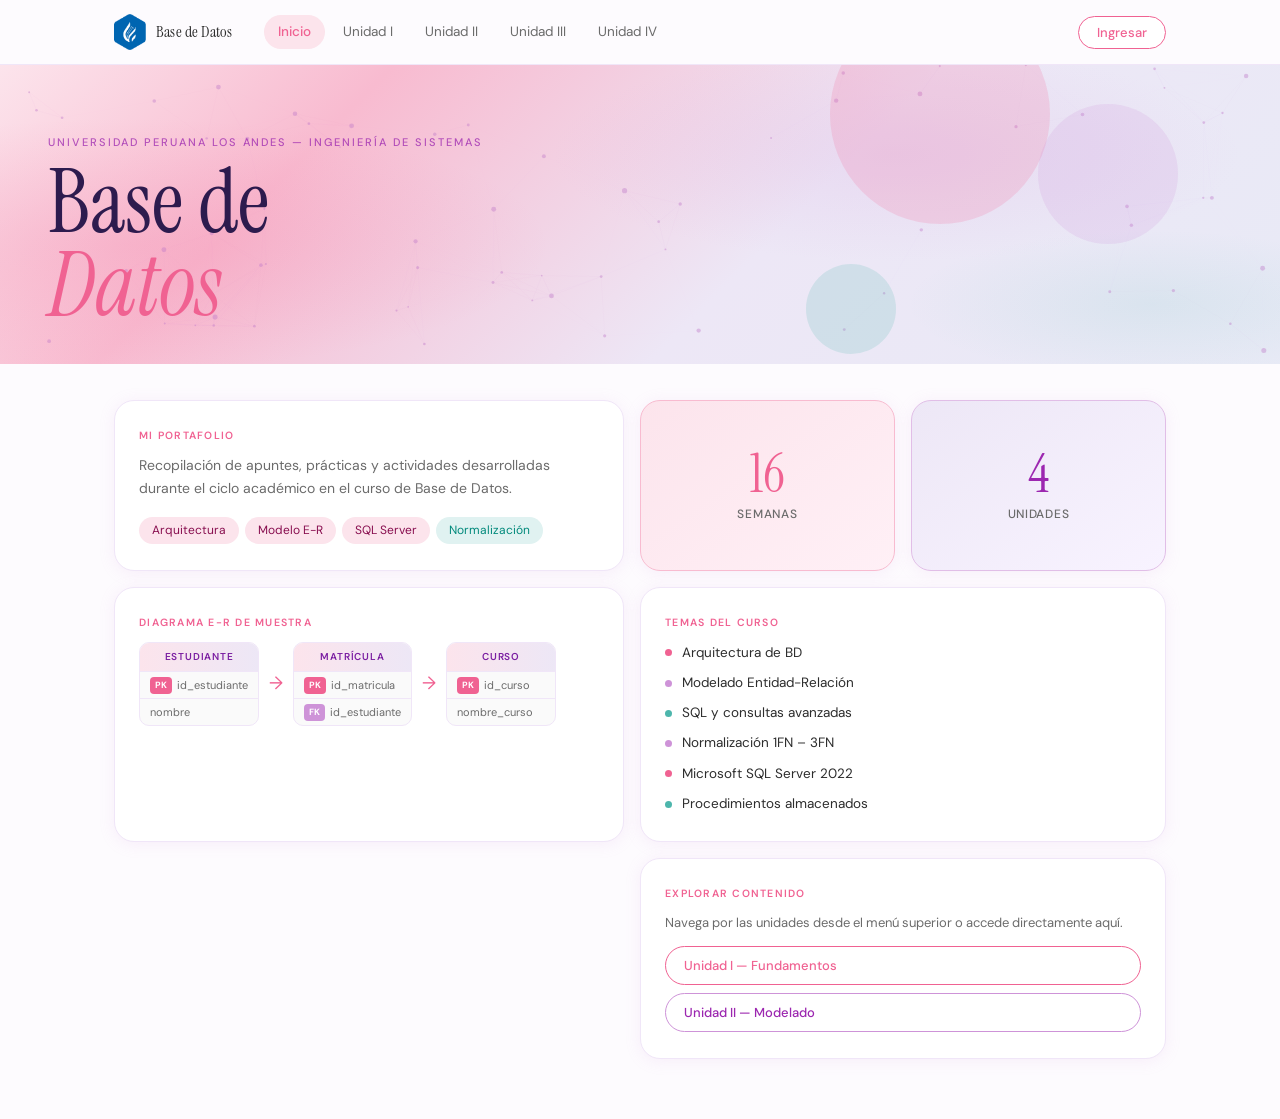
<file: index.html>
<!DOCTYPE html>
<html lang="es">
<head>
  <meta charset="UTF-8" />
  <meta name="viewport" content="width=device-width, initial-scale=1.0" />
  <title>Portafolio — Base de Datos</title>
  <link rel="preconnect" href="https://fonts.googleapis.com" />
  <link rel="preconnect" href="https://fonts.gstatic.com" crossorigin />
  <link href="https://fonts.googleapis.com/css2?family=Instrument+Serif:ital@0;1&family=DM+Sans:ital,wght@0,300;0,400;0,500;0,600;1,300&display=swap" rel="stylesheet" />
  <link rel="stylesheet" href="style.css" />
</head>
<body>

  <!-- NAV -->
  <nav class="nav" id="mainNav">
    <div class="nav-inner">
      <div class="nav-logo">
        <img src="img/LogoUpla.png" alt="UPLA" class="logo-img" />
        <span class="nav-title">Base de Datos</span>
      </div>
      <div class="nav-links" id="navLinks">
        <a href="#" class="nav-link active" onclick="showSec('inicio',this)">Inicio</a>
        <a href="#" class="nav-link" onclick="showSec('unidad1',this)">Unidad I</a>
        <a href="#" class="nav-link" onclick="showSec('unidad2',this)">Unidad II</a>
        <a href="#" class="nav-link" onclick="showSec('unidad3',this)">Unidad III</a>
        <a href="#" class="nav-link" onclick="showSec('unidad4',this)">Unidad IV</a>
        <!-- Solo visible cuando hay sesión activa -->
        <a href="#" class="nav-link" id="linkMisDocs" style="display:none;color:var(--menta-d)"
           onclick="showSec('mis-docs',this)">📂 Mis Docs</a>
      </div>
      <div class="nav-right">
        <span class="admin-badge" id="adminBadge" style="display:none">⚙ Admin</span>
        <!-- ID único del usuario -->
        <span class="user-id-chip" id="navUID" style="display:none"></span>
        <span class="nav-user" id="navUser" style="display:none"></span>
        <button class="btn-login" id="btnLogin" onclick="showSec('login',null)">Ingresar</button>
        <button class="btn-logout" id="btnLogout" onclick="handleLogout()" style="display:none">Salir</button>
      </div>
    </div>
  </nav>

  <!-- TOAST -->
  <div class="toast" id="toast"></div>

  <!-- ══════════════════════════
       LOGIN
  ══════════════════════════ -->
  <section class="sec" id="login">
    <div class="login-wrap">
      <div class="login-card">
        <img src="img/LogoUpla.png" alt="UPLA" class="login-logo" />
        <h2 class="login-title">Bienvenida</h2>
        <p class="login-sub">Ingresa con tu correo institucional UPLA</p>
        <div class="form-group">
          <label class="form-label">Correo institucional</label>
          <input type="email" class="form-input" id="loginUser"
                 placeholder="codigo@ms.upla.edu.pe" />
        </div>
        <div class="form-group">
          <label class="form-label">Contraseña</label>
          <input type="password" class="form-input" id="loginPass"
                 placeholder="••••••••"
                 onkeydown="if(event.key==='Enter') handleLogin()" />
        </div>
        <button class="btn-primary full" onclick="handleLogin()">Ingresar</button>
        <p class="login-note">Solo cuentas <strong>@ms.upla.edu.pe</strong></p>
        <p class="login-switch">¿No tienes cuenta?
          <a onclick="showSec('registro',null)">Regístrate aquí</a>
        </p>
      </div>
    </div>
  </section>

  <!-- ══════════════════════════
       REGISTRO
  ══════════════════════════ -->
  <section class="sec" id="registro">
    <div class="login-wrap">
      <div class="login-card">
        <img src="img/LogoUpla.png" alt="UPLA" class="login-logo" />
        <h2 class="login-title">Crear cuenta</h2>
        <p class="login-sub">Regístrate con tu correo institucional</p>

        <div class="form-group">
          <label class="form-label">Nombre completo</label>
          <input type="text" class="form-input" id="regNombre"
                 placeholder="Ej: Ana García López" />
        </div>
        <div class="form-group">
          <label class="form-label">Correo institucional</label>
          <input type="email" class="form-input" id="regEmail"
                 placeholder="codigo@ms.upla.edu.pe" />
        </div>
        <div class="form-group">
          <label class="form-label">Contraseña (mín. 8 caracteres)</label>
          <input type="password" class="form-input" id="regPass"
                 placeholder="••••••••" />
        </div>
        <div class="form-group">
          <label class="form-label">Confirmar contraseña</label>
          <input type="password" class="form-input" id="regPass2"
                 placeholder="••••••••"
                 onkeydown="if(event.key==='Enter') handleRegistro()" />
        </div>

        <button class="btn-menta full" onclick="handleRegistro()">Crear cuenta</button>

        <!-- ID único generado tras registro -->
        <div class="id-badge" id="uidResult" style="display:none">
          🪪 <span id="uidGenerado"></span>
        </div>

        <p class="login-note">Solo cuentas <strong>@ms.upla.edu.pe</strong></p>
        <p class="login-switch">¿Ya tienes cuenta?
          <a onclick="showSec('login',null)">Iniciar sesión</a>
        </p>
      </div>
    </div>
  </section>

  <!-- ══════════════════════════
       INICIO
  ══════════════════════════ -->
  <section class="sec active" id="inicio">

    <div class="hero-strip">
      <canvas id="constellationCanvas"></canvas>
      <div class="hero-strip-text">
        <p class="hero-eyebrow">Universidad Peruana Los Andes — Ingeniería de Sistemas</p>
        <h1 class="hero-title">Base de<br /><em>Datos</em></h1>
      </div>
      <div class="hero-strip-deco" aria-hidden="true">
        <div class="deco-circle c1"></div>
        <div class="deco-circle c2"></div>
        <div class="deco-circle c3"></div>
      </div>
    </div>

    <div class="bento-wrap">

      <div class="bento-card bento-intro">
        <p class="bento-label">Mi portafolio</p>
        <p class="bento-text">Recopilación de apuntes, prácticas y actividades desarrolladas durante el ciclo académico en el curso de Base de Datos.</p>
        <div class="bento-chips">
          <span class="bchip">Arquitectura</span>
          <span class="bchip">Modelo E-R</span>
          <span class="bchip">SQL Server</span>
          <span class="bchip-menta">Normalización</span>
        </div>
      </div>

      <div class="bento-card bento-stat">
        <span class="bento-stat-num">16</span>
        <span class="bento-stat-label">Semanas</span>
      </div>

      <div class="bento-card bento-stat bento-stat-lila">
        <span class="bento-stat-num">4</span>
        <span class="bento-stat-label">Unidades</span>
      </div>

      <div class="bento-card bento-er">
        <p class="bento-label">Diagrama E-R de muestra</p>
        <div class="er-mini">
          <div class="er-table er-float-1">
            <div class="er-head">ESTUDIANTE</div>
            <div class="er-row"><span class="pk">PK</span> id_estudiante</div>
            <div class="er-row">nombre</div>
          </div>
          <div class="er-arrow">→</div>
          <div class="er-table er-float-2">
            <div class="er-head">MATRÍCULA</div>
            <div class="er-row"><span class="pk">PK</span> id_matricula</div>
            <div class="er-row"><span class="fk">FK</span> id_estudiante</div>
          </div>
          <div class="er-arrow">→</div>
          <div class="er-table er-float-3">
            <div class="er-head">CURSO</div>
            <div class="er-row"><span class="pk">PK</span> id_curso</div>
            <div class="er-row">nombre_curso</div>
          </div>
        </div>
      </div>

      <div class="bento-card bento-temas">
        <p class="bento-label">Temas del curso</p>
        <ul class="temas-list">
          <li><span class="tema-dot"></span>Arquitectura de BD</li>
          <li><span class="tema-dot"></span>Modelado Entidad-Relación</li>
          <li><span class="tema-dot"></span>SQL y consultas avanzadas</li>
          <li><span class="tema-dot"></span>Normalización 1FN – 3FN</li>
          <li><span class="tema-dot"></span>Microsoft SQL Server 2022</li>
          <li><span class="tema-dot"></span>Procedimientos almacenados</li>
        </ul>
      </div>

      <div class="bento-card bento-cta">
        <p class="bento-label">Explorar contenido</p>
        <p style="font-size:13px;color:var(--text-s);margin-bottom:14px;line-height:1.5">Navega por las unidades desde el menú superior o accede directamente aquí.</p>
        <div style="display:flex;flex-direction:column;gap:8px">
          <button class="btn-bento" onclick="showSec('unidad1', document.querySelectorAll('.nav-link')[1])">Unidad I — Fundamentos</button>
          <button class="btn-bento btn-bento-lila" onclick="showSec('unidad2', document.querySelectorAll('.nav-link')[2])">Unidad II — Modelado</button>

        </div>
      </div>

    </div>
  </section>

  <!-- ══════════════════════════
       UNIDAD I
  ══════════════════════════ -->
  <section class="sec" id="unidad1">
    <div class="unit-header">
      <div class="container">
        <p class="unit-eyebrow">Unidad I</p>
        <h2 class="unit-title" id="bannerU1">Fundamentos de Base de Datos</h2>
        <p class="unit-desc">Semanas 01 – 04</p>
      </div>
    </div>
    <div class="container semanas-wrap">
      <div class="semanas-grid" id="gridU1"></div>
    </div>
  </section>

  <!-- ══════════════════════════
       UNIDAD II
  ══════════════════════════ -->
  <section class="sec" id="unidad2">
    <div class="unit-header">
      <div class="container">
        <p class="unit-eyebrow">Unidad II</p>
        <h2 class="unit-title">Modelado y Diseño Relacional</h2>
        <p class="unit-desc">Semanas 05 – 08</p>
      </div>
    </div>
    <div class="container semanas-wrap">
      <div class="semanas-grid" id="gridU2"></div>
    </div>
  </section>

  <!-- ══════════════════════════
       UNIDAD III
  ══════════════════════════ -->
  <section class="sec" id="unidad3">
    <div class="unit-header">
      <div class="container">
        <p class="unit-eyebrow">Unidad III</p>
        <h2 class="unit-title">SQL y Consultas Avanzadas</h2>
        <p class="unit-desc">Semanas 09 – 12</p>
      </div>
    </div>
    <div class="container semanas-wrap">
      <div class="semanas-grid" id="gridU3"></div>
    </div>
  </section>

  <!-- ══════════════════════════
       UNIDAD IV
  ══════════════════════════ -->
  <section class="sec" id="unidad4">
    <div class="unit-header">
      <div class="container">
        <p class="unit-eyebrow">Unidad IV</p>
        <h2 class="unit-title">Administración y Optimización</h2>
        <p class="unit-desc">Semanas 13 – 16</p>
      </div>
    </div>
    <div class="container semanas-wrap">
      <div class="semanas-grid" id="gridU4"></div>
    </div>
  </section>

  <!-- ══════════════════════════
       MIS DOCUMENTOS
  ══════════════════════════ -->
  <section class="sec" id="mis-docs">
    <div class="docs-header">
      <div class="container">
        <p class="unit-eyebrow">Mi espacio personal</p>
        <h2 class="unit-title">Mis Documentos</h2>
        <p class="unit-desc">Sube y gestiona tus archivos desde aquí</p>
      </div>
    </div>
    <div class="docs-wrap">

      <!-- Zona de carga -->
      <div class="upload-zone" id="dropZone" onclick="document.getElementById('fileInput').click()">
        <input type="file" id="fileInput" multiple
               accept=".pdf,.docx,.jpg,.jpeg,.png,.txt,.sql"
               onchange="subirDocumento(this)" />
        <div class="upload-icon">📤</div>
        <div class="upload-title">Arrastra archivos aquí</div>
        <div class="upload-sub">o haz clic para seleccionar desde tu dispositivo</div>
        <div class="upload-sub" style="font-size:11px;margin-top:4px;opacity:.7">
          Formatos: PDF · DOCX · JPG · PNG · TXT · SQL
        </div>
        <button class="btn-upload-trigger" onclick="event.stopPropagation();document.getElementById('fileInput').click()">
          Seleccionar archivos
        </button>
      </div>

      <!-- Grid de documentos subidos -->
      <div class="docs-grid" id="docsGrid">
        <div class="docs-empty" style="grid-column:1/-1">
          <span>📂</span>
          Inicia sesión para ver y subir tus documentos.
        </div>
      </div>

    </div>
  </section>

  <!-- ══════════════════════════
       MODAL PDF
  ══════════════════════════ -->
  <div class="modal-overlay" id="modalOverlay" onclick="closePDF()">
    <div class="modal-box" onclick="event.stopPropagation()">
      <div class="modal-header">
        <h3 class="modal-title" id="modalTitle">Documento</h3>
        <div class="modal-actions">
          <a class="btn-download" id="modalDownload" download>⬇ Descargar</a>
          <button class="btn-close" onclick="closePDF()">✕</button>
        </div>
      </div>
      <iframe id="pdfFrame" class="pdf-frame" src=""></iframe>
    </div>
  </div>

  <!-- ══════════════════════════
       MODAL AGREGAR TAREA (Admin)
  ══════════════════════════ -->
  <div class="modal-overlay" id="addModalOverlay" onclick="closeAddModal()">
    <div class="modal-box modal-add" onclick="event.stopPropagation()">
      <div class="modal-header">
        <h3 class="modal-title">➕ Agregar tarea</h3>
        <button class="btn-close" onclick="closeAddModal()">✕</button>
      </div>
      <div style="padding:20px 24px;display:flex;flex-direction:column;gap:14px">
        <input type="hidden" id="addModalSemNum" />
        <div class="form-group" style="margin:0">
          <label class="form-label">Nombre visible de la tarea</label>
          <input type="text" class="form-input" id="addLabel" placeholder="Ej: Resumen sobre Normalización" />
        </div>
        <div class="form-group" style="margin:0">
          <label class="form-label">Selecciona el archivo desde tu computadora</label>
          <div class="upload-zone" style="padding:18px 16px;margin-top:4px"
               onclick="document.getElementById('addFileInput').click()">
            <input type="file" id="addFileInput" style="display:none"
                   accept=".pdf,.docx,.jpg,.jpeg,.png,.txt,.sql"
                   onchange="previsualizarArchivoAdmin(this)" />
            <div id="addFilePreview" style="font-size:13px;color:var(--text-s);text-align:center">
              📁 Haz clic aquí para elegir un archivo
            </div>
          </div>
        </div>
        <div style="display:flex;gap:10px;margin-top:6px">
          <button class="btn-primary" style="flex:1" onclick="confirmarAgregarTarea()">✅ Agregar tarea</button>
          <button class="btn-logout" style="flex:1" onclick="closeAddModal()">Cancelar</button>
        </div>
      </div>
    </div>
  </div>

  <script src="script.js"></script>
</body>
</html>
</file>
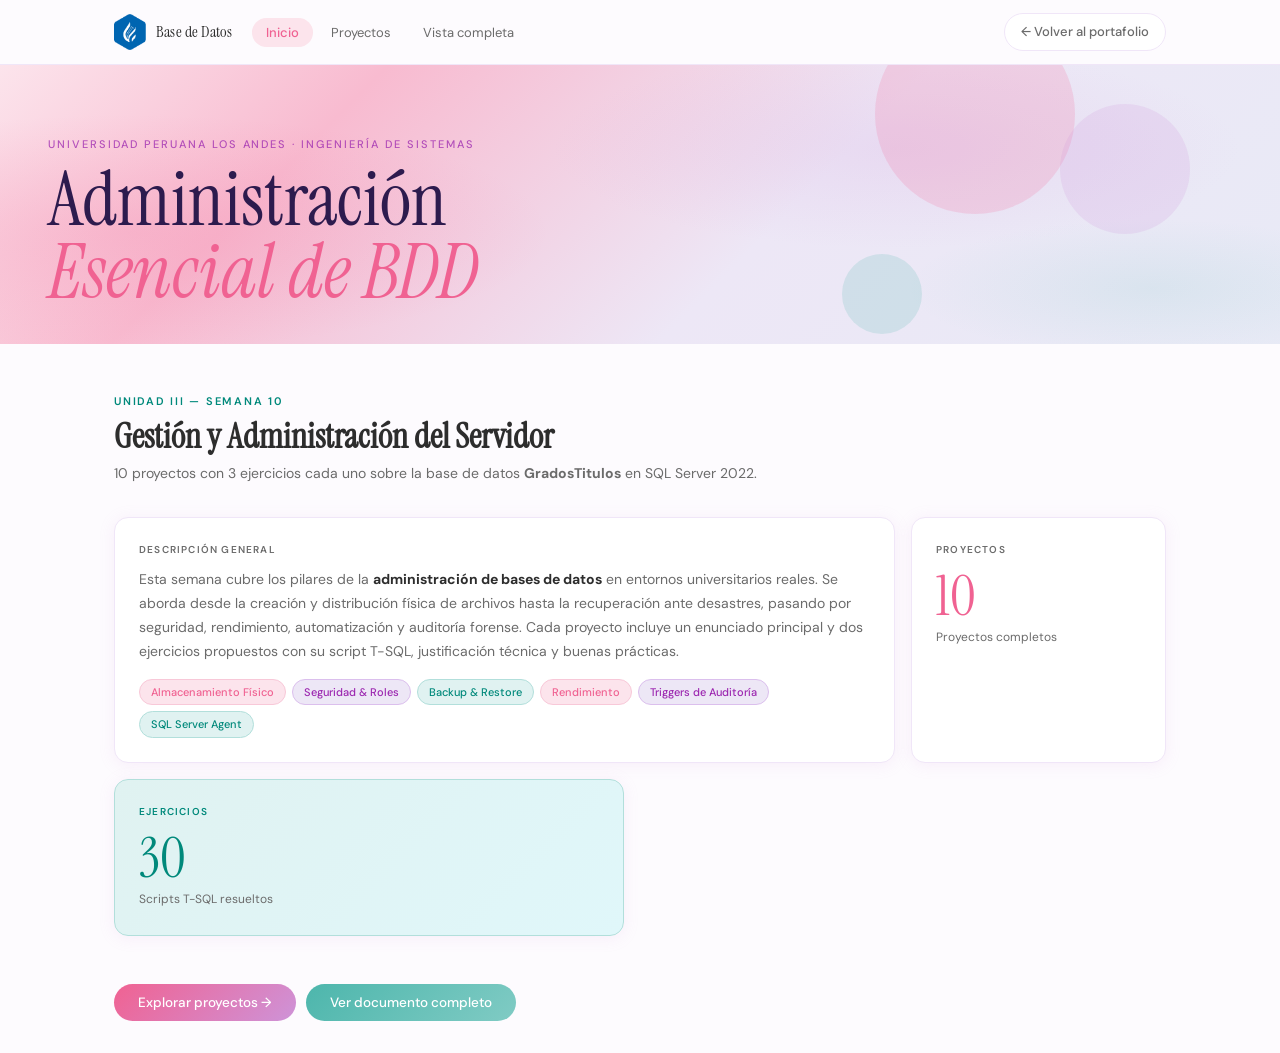
<file: Admin.html>
<!DOCTYPE html>
<html lang="es">
<head>
  <meta charset="UTF-8" />
  <meta name="viewport" content="width=device-width, initial-scale=1.0" />
  <title>Semana 10 — Administración Esencial de BDD</title>
  <link rel="preconnect" href="https://fonts.googleapis.com" />
  <link rel="preconnect" href="https://fonts.gstatic.com" crossorigin />
  <link href="https://fonts.googleapis.com/css2?family=Instrument+Serif:ital@0;1&family=DM+Sans:ital,wght@0,300;0,400;0,500;0,600;1,300&display=swap" rel="stylesheet" />

  <style>
    *, *::before, *::after { box-sizing: border-box; margin: 0; padding: 0; }

    :root {
      --rosa:    #f06292;
      --rosa-l:  #fce4ec;
      --lila:    #ce93d8;
      --lila-l:  #ede7f6;
      --morado:  #9c27b0;
      --menta:   #4db6ac;
      --menta-l: #e0f2f1;
      --menta-d: #00897b;
      --text:    #2d2d2d;
      --text-s:  #6b6b6b;
      --bg:      #fdfbfe;
      --white:   #ffffff;
      --border:  #f0e6f8;
      --shadow:  0 2px 16px rgba(206,147,216,.13);
      --shadow-h:0 8px 32px rgba(240,98,146,.18);
      --rad:     14px;
      --rad-sm:  8px;
      --rad-pill:99px;
      --font-d:  'Instrument Serif', Georgia, serif;
      --font-b:  'DM Sans', system-ui, sans-serif;
    }

    html { scroll-behavior: smooth; }

    body {
      font-family: var(--font-b);
      background: var(--bg);
      color: var(--text);
      font-size: 15px;
      line-height: 1.65;
      padding-top: 64px;
    }

    /* ── Nav ── */
    .nav {
      position: fixed; top: 0; left: 0; right: 0;
      z-index: 100;
      background: rgba(253,251,254,.88);
      backdrop-filter: blur(14px);
      border-bottom: 1px solid var(--border);
      transition: background .3s, box-shadow .3s;
    }
    .nav.scrolled {
      background: rgba(253,251,254,.98);
      box-shadow: 0 2px 20px rgba(206,147,216,.15);
    }
    .nav-inner {
      max-width: 1100px; margin: 0 auto; padding: 0 24px;
      height: 64px; display: flex; align-items: center; gap: 20px;
    }
    .nav-logo { display: flex; align-items: center; gap: 10px; text-decoration: none; }
    .logo-img { height: 36px; width: auto; object-fit: contain; }
    .nav-title {
      font-family: var(--font-d); font-size: 16px; color: var(--text); letter-spacing: .01em;
    }
    .nav-tabs { display: flex; gap: 4px; flex: 1; }
    .nav-tab {
      font-size: 13px; color: var(--text-s); text-decoration: none;
      padding: 6px 14px; border-radius: var(--rad-pill);
      transition: background .18s, color .18s; font-weight: 400; cursor: pointer;
      border: none; background: none; font-family: var(--font-b);
    }
    .nav-tab:hover, .nav-tab.active {
      background: var(--rosa-l); color: var(--rosa); font-weight: 500;
    }
    .nav-tab.active-menta { background: var(--menta-l); color: var(--menta-d); }
    .btn-back {
      display: flex; align-items: center; gap: 6px;
      font-family: var(--font-b); font-size: 13px; font-weight: 500;
      padding: 7px 16px; border-radius: var(--rad-pill); cursor: pointer;
      border: 1.5px solid var(--border); background: var(--white);
      color: var(--text-s); text-decoration: none;
      transition: background .18s, border-color .18s, color .18s;
      margin-left: auto;
    }
    .btn-back:hover {
      background: var(--rosa-l); border-color: var(--rosa); color: var(--rosa);
    }

    /* ── Panel system ── */
    .panel { display: none; }
    .panel.active { display: block; }

    /* ── Toast ── */
    .toast {
      position: fixed; bottom: 28px; left: 50%;
      transform: translateX(-50%) translateY(80px);
      background: var(--white); color: var(--morado);
      border: 1.5px solid var(--lila); border-radius: var(--rad-pill);
      padding: 10px 24px; font-size: 14px; font-weight: 500;
      box-shadow: var(--shadow-h); z-index: 999; opacity: 0;
      transition: transform .3s, opacity .3s; pointer-events: none;
    }
    .toast.show { transform: translateX(-50%) translateY(0); opacity: 1; }

    /* ── Hero strip ── */
    .hero {
      position: relative; height: 280px;
      background: linear-gradient(135deg, #fce4ec 0%, #f8bbd0 25%, #ede7f6 60%, #e8eaf6 100%);
      overflow: hidden; display: flex; align-items: flex-end; padding: 0 48px 36px;
    }
    .hero::before {
      content: '';  position: absolute; inset: 0;
      background:
        radial-gradient(ellipse 55% 70% at 10% 60%, rgba(240,98,146,.18) 0%, transparent 60%),
        radial-gradient(ellipse 45% 60% at 70% 30%, rgba(206,147,216,.16) 0%, transparent 60%),
        radial-gradient(ellipse 35% 45% at 90% 80%, rgba(77,182,172,.10) 0%, transparent 55%);
      animation: holo 8s ease-in-out infinite alternate;
    }
    @keyframes holo { 0%{opacity:.8;transform:scale(1)} 100%{opacity:1;transform:scale(1.04)} }
    .hero-deco { position: absolute; inset: 0; pointer-events: none; }
    .deco-c {
      position: absolute; border-radius: 50%; opacity: .18;
      animation: floatC 7s ease-in-out infinite;
    }
    .deco-c.a { width:200px;height:200px; background:var(--rosa); top:-50px; right:16%; }
    .deco-c.b { width:130px;height:130px; background:var(--lila); top:40px;  right:7%;  animation-delay:1.5s; }
    .deco-c.c { width:80px; height:80px;  background:var(--menta);bottom:10px;right:28%; animation-delay:3s; }
    @keyframes floatC { 0%,100%{transform:translateY(0)} 50%{transform:translateY(-14px)} }
    .hero-text { position: relative; z-index: 2; }
    .hero-eyebrow {
      font-size: 11px; letter-spacing: .18em; text-transform: uppercase;
      color: var(--morado); margin-bottom: 10px; font-weight: 500; opacity: .75;
    }
    .hero-title {
      font-family: var(--font-d);
      font-size: clamp(44px, 7vw, 76px);
      font-weight: 400; color: #2d1b4e; line-height: .95; margin: 0;
    }
    .hero-title em { font-style: italic; color: var(--rosa); }

    /* ── Container ── */
    .wrap { max-width: 1100px; margin: 0 auto; padding: 0 24px; }

    /* ── Section header ── */
    .sec-header {
      padding: 48px 0 32px;
    }
    .sec-eyebrow {
      font-size: 11px; letter-spacing: .16em; text-transform: uppercase;
      color: var(--menta-d); font-weight: 600; margin-bottom: 8px;
    }
    .sec-title {
      font-family: var(--font-d); font-size: 34px; color: var(--text); line-height: 1.1;
    }
    .sec-desc { font-size: 14px; color: var(--text-s); margin-top: 6px; }

    /* ── Overview bento ── */
    .overview-grid {
      display: grid;
      grid-template-columns: 2fr 1fr 1fr;
      grid-template-rows: auto auto;
      gap: 16px;
      margin-bottom: 48px;
    }
    .ov-card {
      background: var(--white); border: 1px solid var(--border);
      border-radius: var(--rad); padding: 24px;
      box-shadow: var(--shadow); transition: box-shadow .2s, transform .2s;
    }
    .ov-card:hover { box-shadow: var(--shadow-h); transform: translateY(-2px); }
    .ov-card.span2 { grid-column: span 2; }
    .ov-label {
      font-size: 10px; font-weight: 600; letter-spacing: .12em;
      text-transform: uppercase; color: var(--text-s); margin-bottom: 10px;
    }
    .ov-stat-num {
      font-family: var(--font-d); font-size: 56px; line-height: 1;
      color: var(--rosa); display: block;
    }
    .ov-stat-label { font-size: 12px; color: var(--text-s); margin-top: 4px; }
    .ov-chips { display: flex; flex-wrap: wrap; gap: 6px; margin-top: 12px; }
    .chip {
      font-size: 11px; font-weight: 500; padding: 3px 11px;
      border-radius: var(--rad-pill); background: var(--rosa-l); color: var(--rosa);
      border: 1px solid #f8c8d8;
    }
    .chip.lila { background: var(--lila-l); color: var(--morado); border-color: #dbbfed; }
    .chip.menta { background: var(--menta-l); color: var(--menta-d); border-color: #b2dfdb; }
    .ov-intro { font-size: 14px; color: var(--text-s); line-height: 1.7; }
    .ov-intro strong { color: var(--text); }

    /* ── Proyecto selector ── */
    .proj-nav {
      display: flex; gap: 8px; flex-wrap: wrap; margin-bottom: 28px;
    }
    .proj-pill {
      font-family: var(--font-b); font-size: 12.5px; font-weight: 500;
      padding: 7px 18px; border-radius: var(--rad-pill); cursor: pointer;
      border: 1.5px solid var(--border); background: var(--white); color: var(--text-s);
      transition: all .18s;
    }
    .proj-pill:hover { border-color: var(--lila); color: var(--morado); }
    .proj-pill.active {
      background: linear-gradient(135deg, var(--rosa) 0%, var(--lila) 100%);
      color: #fff; border-color: transparent;
      box-shadow: 0 4px 14px rgba(240,98,146,.25);
    }

    /* ── Proyecto card ── */
    .proj-card {
      background: var(--white); border: 1px solid var(--border);
      border-radius: 20px; overflow: hidden;
      box-shadow: var(--shadow); margin-bottom: 32px;
    }
    .proj-card-header {
      padding: 28px 32px 22px;
      border-bottom: 1px solid var(--border);
      display: flex; align-items: flex-start; justify-content: space-between; gap: 16px;
    }
    .proj-num {
      font-size: 10px; font-weight: 600; letter-spacing: .14em;
      text-transform: uppercase; color: var(--menta-d); margin-bottom: 6px;
    }
    .proj-title {
      font-family: var(--font-d); font-size: 24px; color: var(--text); line-height: 1.2;
    }
    .proj-cat {
      font-size: 11.5px; font-weight: 500; padding: 4px 14px;
      border-radius: var(--rad-pill); background: var(--lila-l); color: var(--morado);
      border: 1px solid var(--lila); white-space: nowrap; margin-top: 4px; display: inline-block;
    }

    /* ── Sub-misión tabs dentro del card ── */
    .sub-tabs {
      display: flex; gap: 0; border-bottom: 1px solid var(--border);
      overflow-x: auto;
    }
    .sub-tab {
      font-family: var(--font-b); font-size: 12.5px; font-weight: 500;
      padding: 12px 22px; cursor: pointer; border: none; background: none;
      color: var(--text-s); border-bottom: 2px solid transparent;
      transition: color .18s, border-color .18s; white-space: nowrap;
    }
    .sub-tab:hover { color: var(--rosa); }
    .sub-tab.active { color: var(--rosa); border-bottom-color: var(--rosa); }
    .sub-tab.active.lila { color: var(--morado); border-bottom-color: var(--lila); }
    .sub-tab.active.menta { color: var(--menta-d); border-bottom-color: var(--menta); }

    /* ── Sub-misión content ── */
    .sub-panel { display: none; padding: 28px 32px 32px; }
    .sub-panel.active { display: block; }
    .sub-title {
      font-family: var(--font-d); font-size: 19px; color: var(--text); margin-bottom: 14px;
    }

    /* ── Enunciado box ── */
    .enunciado {
      background: linear-gradient(135deg, var(--rosa-l) 0%, var(--lila-l) 100%);
      border: 1px solid #dbbfed; border-radius: var(--rad);
      padding: 18px 20px; margin-bottom: 20px;
    }
    .enunciado-label {
      font-size: 10px; font-weight: 600; letter-spacing: .12em;
      text-transform: uppercase; color: var(--morado); margin-bottom: 6px;
    }
    .enunciado p { font-size: 13.5px; color: var(--text); line-height: 1.7; }

    /* ── Code block ── */
    .code-wrap {
      background: #1e1b2e; border-radius: var(--rad); overflow: hidden;
      margin-bottom: 20px; box-shadow: 0 4px 24px rgba(29,11,46,.18);
    }
    .code-header {
      display: flex; align-items: center; justify-content: space-between;
      padding: 10px 16px; background: #2a2540;
      border-bottom: 1px solid rgba(255,255,255,.06);
    }
    .code-lang {
      font-size: 11px; font-weight: 600; color: var(--lila); letter-spacing: .08em;
      text-transform: uppercase;
    }
    .btn-copy {
      font-family: var(--font-b); font-size: 11.5px; font-weight: 500;
      padding: 5px 14px; border-radius: var(--rad-pill); cursor: pointer;
      border: 1.5px solid rgba(206,147,216,.4);
      background: rgba(206,147,216,.12); color: var(--lila);
      transition: background .18s, border-color .18s;
    }
    .btn-copy:hover { background: rgba(206,147,216,.25); border-color: var(--lila); }
    .code-body {
      padding: 20px; overflow-x: auto; max-height: 380px;
    }
    .code-body pre {
      font-family: 'Courier New', Courier, monospace;
      font-size: 12.5px; line-height: 1.7;
      color: #e2d9f3; white-space: pre;
    }

    /* ── Info grid (justificación + buenas prácticas) ── */
    .info-grid {
      display: grid; grid-template-columns: 1fr 1fr; gap: 16px;
    }
    .info-card {
      border-radius: var(--rad); padding: 18px 20px;
    }
    .info-card.just {
      background: var(--menta-l); border: 1px solid #b2dfdb;
    }
    .info-card.prac {
      background: var(--lila-l); border: 1px solid #dbbfed;
    }
    .info-label {
      font-size: 10px; font-weight: 600; letter-spacing: .12em;
      text-transform: uppercase; margin-bottom: 8px;
    }
    .info-card.just .info-label { color: var(--menta-d); }
    .info-card.prac .info-label { color: var(--morado); }
    .info-card p, .info-card ul {
      font-size: 13px; color: var(--text); line-height: 1.65;
    }
    .info-card ul { padding-left: 16px; }
    .info-card li { margin-bottom: 4px; }

    /* ── Vista completa / lectura continua ── */
    .modal-overlay {
      display: none; position: fixed; inset: 0;
      background: rgba(29,11,46,.55); backdrop-filter: blur(4px);
      z-index: 200; align-items: flex-start; justify-content: center;
      padding: 20px; overflow-y: auto;
    }
    .modal-overlay.open { display: flex; }
    .modal-box {
      background: var(--white); border-radius: 20px; width: 100%; max-width: 900px;
      margin: 20px auto; box-shadow: 0 24px 80px rgba(29,11,46,.3); overflow: hidden;
    }
    .modal-header {
      display: flex; align-items: center; justify-content: space-between;
      padding: 20px 28px; border-bottom: 1px solid var(--border); gap: 12px;
      background: linear-gradient(135deg, var(--rosa-l), var(--lila-l));
    }
    .modal-title { font-family: var(--font-d); font-size: 22px; color: var(--text); }
    .btn-close {
      width: 34px; height: 34px; border-radius: 50%;
      border: 1.5px solid var(--border); background: var(--white);
      color: var(--text-s); cursor: pointer; font-size: 15px;
      display: flex; align-items: center; justify-content: center;
      transition: background .18s;
    }
    .btn-close:hover { background: var(--rosa-l); color: var(--rosa); }
    .modal-body { padding: 28px 32px 40px; }

    /* doc continuo */
    .full-proyecto { margin-bottom: 56px; padding-bottom: 40px; border-bottom: 2px solid var(--border); }
    .full-proyecto:last-child { border-bottom: none; }
    .full-proj-eyebrow {
      font-size: 10px; font-weight: 600; letter-spacing: .14em;
      text-transform: uppercase; color: var(--menta-d); margin-bottom: 6px;
    }
    .full-proj-title {
      font-family: var(--font-d); font-size: 26px; color: var(--text); margin-bottom: 20px;
    }
    .full-sub { margin-bottom: 32px; padding-bottom: 28px; border-bottom: 1px solid var(--border); }
    .full-sub:last-child { border-bottom: none; }
    .full-sub-title {
      font-size: 15px; font-weight: 600; color: var(--morado); margin-bottom: 12px;
      padding-left: 12px; border-left: 3px solid var(--rosa);
    }

    /* ── Botones acción ── */
    .btn-primary {
      font-family: var(--font-b); font-size: 13.5px; font-weight: 500;
      padding: 10px 24px; border-radius: var(--rad-pill); border: none; cursor: pointer;
      background: linear-gradient(135deg, var(--rosa) 0%, var(--lila) 100%);
      color: #fff; transition: opacity .18s, transform .15s;
    }
    .btn-primary:hover { opacity: .9; transform: translateY(-1px); }
    .btn-menta {
      font-family: var(--font-b); font-size: 13.5px; font-weight: 500;
      padding: 10px 24px; border-radius: var(--rad-pill); border: none; cursor: pointer;
      background: linear-gradient(135deg, var(--menta), #80cbc4);
      color: #fff; transition: opacity .18s, transform .15s;
    }
    .btn-menta:hover { opacity: .9; transform: translateY(-1px); }

    .actions-bar {
      display: flex; gap: 10px; padding: 0 0 32px; flex-wrap: wrap;
    }

    /* ── Responsive ── */
    @media (max-width: 768px) {
      .overview-grid { grid-template-columns: 1fr 1fr; }
      .ov-card.span2 { grid-column: span 2; }
      .info-grid { grid-template-columns: 1fr; }
      .nav-tabs { display: none; }
    }
    @media (max-width: 560px) {
      .overview-grid { grid-template-columns: 1fr; }
      .ov-card.span2 { grid-column: span 1; }
      .hero { padding: 0 24px 28px; }
      .hero-title { font-size: 38px; }
      .sub-panel { padding: 20px 18px 24px; }
      .proj-card-header { padding: 20px 18px 16px; }
    }
  </style>
</head>
<body>

  <!-- NAV -->
  <nav class="nav" id="mainNav">
    <div class="nav-inner">
      <div class="nav-logo">
        <img src="img/LogoUpla.png" alt="UPLA" class="logo-img" />
        <span class="nav-title">Base de Datos</span>
      </div>
      <div class="nav-tabs" id="navTabs">
        <button class="nav-tab active" onclick="switchPanel('inicio', this)">Inicio</button>
        <button class="nav-tab" onclick="switchPanel('proyectos', this)">Proyectos</button>
        <button class="nav-tab" onclick="openModal()">Vista completa</button>
      </div>
      <a class="btn-back" href="index.html">← Volver al portafolio</a>
    </div>
  </nav>

  <!-- TOAST -->
  <div class="toast" id="toast"></div>

  <!-- ══════════════════ INICIO ══════════════════ -->
  <div class="panel active" id="panel-inicio">

    <!-- Hero -->
    <div class="hero">
      <div class="hero-deco">
        <div class="deco-c a"></div>
        <div class="deco-c b"></div>
        <div class="deco-c c"></div>
      </div>
      <div class="hero-text">
        <p class="hero-eyebrow">Universidad Peruana Los Andes · Ingeniería de Sistemas</p>
        <h1 class="hero-title">Administración<br /><em>Esencial de BDD</em></h1>
      </div>
    </div>

    <!-- Overview bento -->
    <div class="wrap">
      <div class="sec-header">
        <p class="sec-eyebrow">Unidad III — Semana 10</p>
        <h2 class="sec-title">Gestión y Administración del Servidor</h2>
        <p class="sec-desc">10 proyectos con 3 ejercicios cada uno sobre la base de datos <strong>GradosTitulos</strong> en SQL Server 2022.</p>
      </div>

      <div class="overview-grid">

        <div class="ov-card span2">
          <p class="ov-label">Descripción general</p>
          <p class="ov-intro">
            Esta semana cubre los pilares de la <strong>administración de bases de datos</strong> en entornos
            universitarios reales. Se aborda desde la creación y distribución física de archivos hasta la
            recuperación ante desastres, pasando por seguridad, rendimiento, automatización y auditoría forense.
            Cada proyecto incluye un enunciado principal y dos ejercicios propuestos con su script T-SQL,
            justificación técnica y buenas prácticas.
          </p>
          <div class="ov-chips" style="margin-top:16px">
            <span class="chip">Almacenamiento Físico</span>
            <span class="chip lila">Seguridad & Roles</span>
            <span class="chip menta">Backup & Restore</span>
            <span class="chip">Rendimiento</span>
            <span class="chip lila">Triggers de Auditoría</span>
            <span class="chip menta">SQL Server Agent</span>
          </div>
        </div>

        <div class="ov-card">
          <p class="ov-label">Proyectos</p>
          <span class="ov-stat-num">10</span>
          <span class="ov-stat-label">Proyectos completos</span>
        </div>

        <div class="ov-card" style="background:linear-gradient(135deg,var(--menta-l),#e0f7fa);border-color:#b2dfdb">
          <p class="ov-label" style="color:var(--menta-d)">Ejercicios</p>
          <span class="ov-stat-num" style="color:var(--menta-d)">30</span>
          <span class="ov-stat-label">Scripts T-SQL resueltos</span>
        </div>

      </div>

      <!-- CTA -->
      <div class="actions-bar">
        <button class="btn-primary" onclick="switchPanel('proyectos', document.querySelectorAll('.nav-tab')[1])">
          Explorar proyectos →
        </button>
        <button class="btn-menta" onclick="openModal()">
          Ver documento completo
        </button>
      </div>
    </div>
  </div>

  <!-- ══════════════════ PROYECTOS ══════════════════ -->
  <div class="panel" id="panel-proyectos">
    <div class="wrap">
      <div class="sec-header">
        <p class="sec-eyebrow">Semana 10 · GradosTitulos</p>
        <h2 class="sec-title">Proyectos de Administración</h2>
        <p class="sec-desc">Selecciona un proyecto y navega entre el enunciado principal y los ejercicios propuestos.</p>
      </div>

      <!-- Filtro de proyectos -->
      <div class="proj-nav" id="projNav"></div>

      <!-- Contenedor de proyecto activo -->
      <div id="projContainer"></div>
    </div>
  </div>

  <!-- ══════════════════ MODAL LECTURA CONTINUA ══════════════════ -->
  <div class="modal-overlay" id="modalOverlay" onclick="handleModalClick(event)">
    <div class="modal-box" onclick="event.stopPropagation()">
      <div class="modal-header">
        <h3 class="modal-title">Documento completo — Semana 10</h3>
        <button class="btn-close" onclick="closeModal()">✕</button>
      </div>
      <div class="modal-body" id="modalBody"></div>
    </div>
  </div>

  <script>
  /* ══════════════════════════════════════════
     DATOS — 10 proyectos con main/prop1/prop2
  ══════════════════════════════════════════ */
  const proyectos = [
    {
      num: 'Proyecto 01',
      titulo: 'Creación y Distribución de Archivos Físicos',
      categoria: 'Almacenamiento Físico',
      main: {
        subtitulo: 'Creación de la Estructura Base de Datos',
        enunciado: 'Crea la base de datos GradosTitulos con un archivo primario, un archivo secundario de datos para optimizar las consultas de documentos históricos, y el log de transacciones en rutas físicas dedicadas dentro del servidor. Posteriormente, realiza la consulta de los archivos físicos asociados para validar la distribución.',
        sql: `-- =================================================================
-- PROYECTO 1: CREACIÓN DE BASE DE DATOS MULTI-ARCHIVO
-- OBJETIVO: Distribuir almacenamiento físico en discos específicos
-- =================================================================
USE master;
GO

-- Eliminar si ya existe
IF EXISTS (SELECT name FROM sys.databases WHERE name = N'GradosTitulos')
BEGIN
    ALTER DATABASE GradosTitulos SET SINGLE_USER WITH ROLLBACK IMMEDIATE;
    DROP DATABASE GradosTitulos;
END
GO

CREATE DATABASE GradosTitulos
ON PRIMARY (
    NAME     = GradosTitulos_Data,
    FILENAME = 'D:\\BaseDatos2026\\GradosTitulos_data.mdf',
    SIZE     = 20MB,  MAXSIZE = 20GB,  FILEGROWTH = 5MB
),
FILEGROUP HistoricoGroup (
    NAME     = GradosTitulos_Hist,
    FILENAME = 'D:\\BaseDatos2026\\GradosTitulos_hist.ndf',
    SIZE     = 50MB,  MAXSIZE = 100GB, FILEGROWTH = 10MB
)
LOG ON (
    NAME     = GradosTitulos_Log,
    FILENAME = 'D:\\BaseDatos2026\\GradosTitulos_log.ldf',
    SIZE     = 10MB,  MAXSIZE = 10GB,  FILEGROWTH = 2MB
);
GO

-- Consulta de validación
SELECT
    df.name              AS LogicalName,
    df.physical_name     AS PhysicalPath,
    fg.name              AS FileGroupName,
    df.size * 8 / 1024   AS SizeMB,
    df.max_size          AS MaxSize
FROM sys.database_files df
LEFT JOIN sys.filegroups fg ON df.data_space_id = fg.data_space_id;
GO`,
        justificacion: 'La segmentación física en múltiples archivos (.mdf, .ndf, .ldf) y filegroups dedicados permite distribuir las operaciones de E/S en diferentes unidades físicas. Las consultas sobre documentos históricos en el filegroup "HistoricoGroup" no afectan el rendimiento transaccional del archivo primario, y el log opera en su propio bus de escritura secuencial.',
        practicas: ['Colocar las rutas en discos físicos distintos en producción (C:\\ para Sistema, D:\\ para Datos, E:\\ para Históricos, F:\\ para Log).', 'Usar incrementos fijos en MB para FILEGROWTH en lugar de porcentajes, evitando la fragmentación excesiva.']
      },
      prop1: {
        subtitulo: 'Filegroup Exclusivo para Índices (IdxGroup)',
        enunciado: 'Modifica la estructura de la base de datos GradosTitulos agregando un nuevo grupo de archivos llamado IdxGroup con un archivo físico secundario (.ndf). Esto servirá para almacenar de forma aislada todos los índices no agrupados de la base de datos, optimizando la velocidad de las búsquedas.',
        sql: `-- =================================================================
-- PROYECTO 1 – PROPUESTO 1: FILEGROUP PARA ÍNDICES (IdxGroup)
-- =================================================================
USE master;
GO

ALTER DATABASE GradosTitulos ADD FILEGROUP IdxGroup;
GO

ALTER DATABASE GradosTitulos
ADD FILE (
    NAME = GradosTitulos_Idx,
    FILENAME = 'D:\\BaseDatos2026\\GradosTitulos_idx.ndf',
    SIZE = 15MB, MAXSIZE = 5GB, FILEGROWTH = 5MB
) TO FILEGROUP IdxGroup;
GO

USE GradosTitulos;
GO

-- Crear índice dirigido al filegroup de índices
CREATE NONCLUSTERED INDEX IX_Persona_DNI
ON Academico.Persona (NroDocumento)
ON IdxGroup;
GO`,
        justificacion: 'Los índices se consultan de forma paralela con las páginas de datos. Ubicarlos en filegroups separados sobre discos independientes permite que el motor lea en paralelo, reduciendo la latencia y eliminando la contención por lectura/escritura en el mismo archivo físico.',
        practicas: ['Indicar explícitamente la cláusula ON [NombreFilegroup] al crear índices no agrupados para evitar que se alojen por defecto en PRIMARY.']
      },
      prop2: {
        subtitulo: 'Control de Espacio por Filegroup en MB',
        enunciado: 'Desarrolla una consulta que muestre el espacio total asignado, el espacio utilizado y el espacio libre (en megabytes) para cada grupo de archivos físicos de la base de datos GradosTitulos.',
        sql: `-- =================================================================
-- PROYECTO 1 – PROPUESTO 2: MONITOREO DE ESPACIO POR FILEGROUP
-- =================================================================
USE GradosTitulos;
GO

SELECT
    fg.name                                                           AS [Filegroup],
    df.name                                                           AS [Archivo Lógico],
    df.physical_name                                                  AS [Ruta Física],
    CAST(df.size * 8.0 / 1024 AS DECIMAL(10,2))                      AS [Total MB],
    CAST(FILEPROPERTY(df.name,'SpaceUsed') * 8.0 / 1024 AS DECIMAL(10,2))
                                                                      AS [Usado MB],
    CAST((df.size - FILEPROPERTY(df.name,'SpaceUsed')) * 8.0 / 1024
         AS DECIMAL(10,2))                                            AS [Libre MB],
    CAST(((df.size - FILEPROPERTY(df.name,'SpaceUsed')) * 100.0)
         / df.size AS DECIMAL(5,2))                                   AS [% Libre]
FROM sys.database_files df
LEFT JOIN sys.filegroups fg ON df.data_space_id = fg.data_space_id
ORDER BY fg.name, df.name;
GO`,
        justificacion: 'FILEPROPERTY con "SpaceUsed" provee una medición instantánea del espacio con datos útiles vs el reservado, permitiendo decisiones preventivas de escalado antes de que ocurran fallos por falta de almacenamiento.',
        practicas: ['Establecer alertas cuando el espacio libre de cualquier filegroup descienda por debajo del 15% del total asignado.']
      }
    },
    {
      num: 'Proyecto 02',
      titulo: 'Ajuste de Configuración y Propiedades de la BD',
      categoria: 'Configuración del Motor',
      main: {
        subtitulo: 'Colación de Idioma y Crecimiento Fijo',
        enunciado: 'Consulta las propiedades de colación actuales de la base de datos. Modifica la colación de GradosTitulos para asegurar el soporte nativo de caracteres en español (tildes y la letra "Ñ"). Ajusta el crecimiento automático del archivo primario de datos de manera fija a 20 MB.',
        sql: `-- =================================================================
-- PROYECTO 2: COLACIÓN Y CONFIGURACIÓN DE DISCO
-- =================================================================
USE master;
GO

-- 1. Consultar colación actual
SELECT name, collation_name
FROM sys.databases
WHERE name = 'GradosTitulos';
GO

-- 2. Cambiar a colación en español (CI = Case Insensitive, AS = Accent Sensitive)
ALTER DATABASE GradosTitulos SET SINGLE_USER WITH ROLLBACK IMMEDIATE;
GO
ALTER DATABASE GradosTitulos COLLATE Modern_Spanish_CI_AS;
GO
ALTER DATABASE GradosTitulos SET MULTI_USER;
GO

-- 3. Crecimiento automático fijo a 20 MB
ALTER DATABASE GradosTitulos
MODIFY FILE (NAME = GradosTitulos_Data, FILEGROWTH = 20MB);
GO`,
        justificacion: 'La colación Modern_Spanish_CI_AS ignora mayúsculas/minúsculas pero respeta tildes y la Ñ. El incremento fijo de 20 MB previene la fragmentación de disco y la sobrecarga de CPU por cálculos de crecimiento dinámicos.',
        practicas: ['Realizar el cambio de colación en horas de nulo tráfico, ya que requiere bloquear temporalmente la BD en modo SINGLE_USER.']
      },
      prop1: {
        subtitulo: 'Elevación del Nivel de Compatibilidad',
        enunciado: 'Verifica el nivel de compatibilidad actual de GradosTitulos y elévalo a la última versión disponible del motor para habilitar optimizaciones avanzadas como el Intelligent Query Processing.',
        sql: `-- =================================================================
-- PROYECTO 2 – PROPUESTO 1: ACTUALIZACIÓN DE COMPATIBILITY_LEVEL
-- =================================================================
USE master;
GO

-- Verificar nivel actual
SELECT name, compatibility_level
FROM sys.databases
WHERE name = 'GradosTitulos';
GO

-- Elevar a 160 (SQL Server 2022)
ALTER DATABASE GradosTitulos SET COMPATIBILITY_LEVEL = 160;
GO

-- Verificar el cambio
SELECT name, compatibility_level, collation_name
FROM sys.databases
WHERE name = 'GradosTitulos';
GO`,
        justificacion: 'El nivel de compatibilidad 160 habilita características como Intelligent Query Processing (IQP), comentarios de planes de ejecución, ejecución en modo por lotes en almacenes de filas y compresión optimizada.',
        practicas: ['Antes de elevar el nivel en bases productivas, ejecutar pruebas con Database Experimentation Assistant para detectar regresiones del plan de consultas.']
      },
      prop2: {
        subtitulo: 'Activación de PAGE_VERIFY CHECKSUM',
        enunciado: 'Configura la propiedad de verificación de páginas de GradosTitulos en modo CHECKSUM para que el motor detecte de inmediato cualquier corrupción de datos a nivel físico causada por fallas en el disco o el sistema operativo.',
        sql: `-- =================================================================
-- PROYECTO 2 – PROPUESTO 2: PAGE_VERIFY CHECKSUM
-- =================================================================
USE master;
GO

-- Estado actual
SELECT name, page_verify_option_desc
FROM sys.databases
WHERE name = 'GradosTitulos';
GO

-- Activar CHECKSUM
ALTER DATABASE GradosTitulos
SET PAGE_VERIFY CHECKSUM WITH ROLLBACK IMMEDIATE;
GO

-- Confirmar activación
SELECT name, page_verify_option_desc
FROM sys.databases
WHERE name = 'GradosTitulos';
GO`,
        justificacion: 'CHECKSUM calcula un valor criptográfico de 8 KB por página al guardarse. Al releerla, si el valor no coincide, SQL Server reporta Error 824 indicando corrupción física antes de que se propague lógicamente.',
        practicas: ['Toda base de datos transaccional de producción debe operar con PAGE_VERIFY en CHECKSUM. Las opciones TORN_PAGE_DETECTION y NONE están obsoletas.']
      }
    },
    {
      num: 'Proyecto 03',
      titulo: 'Modelo de Recuperación y Respaldo',
      categoria: 'Backup & Restore',
      main: {
        subtitulo: 'Ciclo de Modelos de Recuperación y Backup Completo',
        enunciado: 'Cambia secuencialmente el modelo de recuperación a SIMPLE y luego a BULK_LOGGED, explicando el impacto de cada uno. Finalmente, cambia a FULL y ejecuta un respaldo completo (BACKUP DATABASE) hacia un directorio seguro de almacenamiento.',
        sql: `-- =================================================================
-- PROYECTO 3: MODELOS DE RECUPERACIÓN Y BACKUP COMPLETO
-- =================================================================
USE master;
GO

-- 1. SIMPLE: trunca el log automáticamente en cada checkpoint
ALTER DATABASE GradosTitulos SET RECOVERY SIMPLE;
GO

-- 2. BULK_LOGGED: registra mínimamente operaciones masivas
ALTER DATABASE GradosTitulos SET RECOVERY BULK_LOGGED;
GO

-- 3. FULL: máxima seguridad; habilita backups del Log
ALTER DATABASE GradosTitulos SET RECOVERY FULL;
GO

-- 4. Backup completo con compresión
BACKUP DATABASE GradosTitulos
TO DISK = 'D:\\BaseDatos2026\\GradosTitulos_Full.bak'
WITH
    FORMAT,
    MEDIANAME = 'GradosTitulos_Backups_Med',
    NAME      = 'Copia Completa de Seguridad GradosTitulos',
    STATS     = 10,
    COMPRESSION;
GO`,
        justificacion: 'El modelo FULL registra todo el flujo transaccional en el log, posibilitando la restauración a un instante preciso en el tiempo. Esencial para bases de datos gubernamentales o financieras.',
        practicas: ['Habilitar COMPRESSION en todos los servidores Enterprise/Standard reduce hasta un 80% el espacio de almacenamiento y el ancho de banda de red.']
      },
      prop1: {
        subtitulo: 'Respaldo Diferencial',
        enunciado: 'Con el objetivo de optimizar el espacio de almacenamiento y acelerar la ventana de mantenimiento diario, ejecuta un respaldo de tipo diferencial (DIFFERENTIAL) de GradosTitulos.',
        sql: `-- =================================================================
-- PROYECTO 3 – PROPUESTO 1: BACKUP DIFERENCIAL
-- =================================================================
USE master;
GO

BACKUP DATABASE GradosTitulos
TO DISK = 'D:\\BaseDatos2026\\GradosTitulos_Diff.bak'
WITH
    DIFFERENTIAL,
    FORMAT,
    MEDIANAME = 'GradosTitulos_Diff_Med',
    NAME      = 'Copia Diferencial Diaria GradosTitulos',
    STATS     = 10,
    COMPRESSION;
GO`,
        justificacion: 'El respaldo diferencial captura únicamente los bloques que cambiaron desde el último backup completo, reduciendo el volumen del archivo y el tiempo de la ventana de mantenimiento.',
        practicas: ['Establecer una rutina: Backup Completo los domingos + Backup Diferencial de lunes a sábado.']
      },
      prop2: {
        subtitulo: 'Respaldo del Log de Transacciones',
        enunciado: 'Dado que la base de datos opera en modelo FULL, realiza un respaldo exclusivo del log de transacciones de GradosTitulos para liberar espacio reutilizable en el .ldf y asegurar la recuperación hasta un minuto exacto antes de un fallo.',
        sql: `-- =================================================================
-- PROYECTO 3 – PROPUESTO 2: BACKUP DEL LOG
-- =================================================================
USE master;
GO

BACKUP LOG GradosTitulos
TO DISK = 'D:\\BaseDatos2026\\GradosTitulos_LogBackup.trn'
WITH
    FORMAT,
    NAME  = 'Copia de Log GradosTitulos - Recuperación Puntual',
    STATS = 10,
    COMPRESSION;
GO

-- Validar espacio del log
USE GradosTitulos;
GO
SELECT name, size * 8 / 1024 AS SizeMB, max_size
FROM sys.database_files
WHERE type_desc = 'LOG';
GO`,
        justificacion: 'En modelo FULL, el .ldf crece indefinidamente hasta que se ejecuta BACKUP LOG. Este comando copia las transacciones confirmadas y trunca la sección inactiva del log para que el motor la reutilice.',
        practicas: ['En entornos altamente transaccionales, programar BACKUP LOG cada 15 minutos para garantizar pérdidas de información cercanas a cero.']
      }
    },
    {
      num: 'Proyecto 04',
      titulo: 'Implementación de Roles y Usuarios de Seguridad',
      categoria: 'Seguridad & Roles',
      main: {
        subtitulo: 'Logins, Usuarios y Roles de Sistema',
        enunciado: 'Crea un esquema de seguridad basado en roles integrados. Configura el login OperadorTramite asignándolo al rol db_datawriter y el usuario AuditorSunedu vinculándolo al rol db_datareader.',
        sql: `-- =================================================================
-- PROYECTO 4: SEGURIDAD BASADA EN ROLES INTEGRADOS
-- =================================================================
USE master;
GO

CREATE LOGIN OperadorTramite
    WITH PASSWORD = 'Strong_Password123#', DEFAULT_DATABASE = GradosTitulos;
GO
CREATE LOGIN AuditorSunedu
    WITH PASSWORD = 'Secure_Password456$', DEFAULT_DATABASE = GradosTitulos;
GO

USE GradosTitulos;
GO

CREATE USER OperadorTramite FOR LOGIN OperadorTramite;
GO
CREATE USER AuditorSunedu   FOR LOGIN AuditorSunedu;
GO

-- OperadorTramite: escritura
ALTER ROLE db_datawriter ADD MEMBER OperadorTramite;
GO
-- AuditorSunedu: solo lectura
ALTER ROLE db_datareader ADD MEMBER AuditorSunedu;
GO`,
        justificacion: 'Los logins mapeados a usuarios desacoplan la autenticación física de la autorización lógica. Los roles integrados db_datawriter y db_datareader simplifican la delegación sin sobrepasar permisos sensitivos.',
        practicas: ['Usar contraseñas complejas y deshabilitar cuentas que no estén en uso. Nunca mapear cuentas administrativas al rol sysadmin de manera deliberada.']
      },
      prop1: {
        subtitulo: 'Rol Personalizado RolSecretariaAcademica',
        enunciado: 'Crea un rol personalizado llamado RolSecretariaAcademica con permisos de lectura en los esquemas Academico y Tramite, más permisos de inserción exclusivamente en la tabla Tramite.Tramite.',
        sql: `-- =================================================================
-- PROYECTO 4 – PROPUESTO 1: ROL PERSONALIZADO
-- =================================================================
USE GradosTitulos;
GO

CREATE ROLE RolSecretariaAcademica;
GO

GRANT SELECT ON SCHEMA::Academico TO RolSecretariaAcademica;
GRANT SELECT ON SCHEMA::Tramite   TO RolSecretariaAcademica;
GO

GRANT INSERT ON OBJECT::Tramite.Tramite TO RolSecretariaAcademica;
GO`,
        justificacion: 'Los roles personalizados facilitan el mantenimiento de la seguridad a largo plazo. Se delegan permisos sobre el rol y los usuarios se añaden como miembros, reduciendo errores humanos.',
        practicas: ['Usar el prefijo "Rol" o "R_" para distinguir visualmente los roles personalizados de los del sistema de Microsoft.']
      },
      prop2: {
        subtitulo: 'Denegación Explícita con DENY',
        enunciado: 'Aplica una restricción estricta bloqueando explícitamente al usuario OperadorTramite cualquier lectura de la tabla Tramite.Pago, prevaleciendo sobre cualquier otro rol asignado.',
        sql: `-- =================================================================
-- PROYECTO 4 – PROPUESTO 2: DENY EN TABLA FINANCIERA
-- =================================================================
USE GradosTitulos;
GO

DENY SELECT ON OBJECT::Tramite.Pago TO OperadorTramite;
GO

-- Verificar la restricción
SELECT
    pr.name               AS PrincipalName,
    pe.permission_name    AS Permission,
    pe.state_desc         AS PermissionState,
    OBJECT_NAME(pe.major_id) AS ObjectName
FROM sys.database_permissions pe
JOIN sys.database_principals pr
    ON pe.grantee_principal_id = pr.principal_id
WHERE pr.name = 'OperadorTramite';
GO`,
        justificacion: 'DENY tiene prioridad absoluta sobre cualquier GRANT. Aunque el usuario pertenezca a db_datareader, la presencia de DENY bloqueará su acceso de manera irrefutable.',
        practicas: ['Usar DENY con precisión para segregar datos financieros y personales. Documentar cada DENY en el registro de cambios de seguridad.']
      }
    },
    {
      num: 'Proyecto 05',
      titulo: 'Configuración Granular de Permisos',
      categoria: 'Privilegios Mínimos',
      main: {
        subtitulo: 'Permisos Granulares sobre Vistas y Revocación',
        enunciado: 'Aplica el principio de mínimo privilegio. Concede al usuario CoordinadorFacultad acceso de solo lectura a la vista Evaluacion.V_NotaFinalSustentacion. Revoca al usuario AsistenteTramite el permiso UPDATE sobre la tabla Tramite.Pago.',
        sql: `-- =================================================================
-- PROYECTO 5: MÍNIMO PRIVILEGIO Y GRANULARIDAD
-- =================================================================
USE master;
GO

CREATE LOGIN CoordinadorFacultad WITH PASSWORD = 'CoordPassword_789!';
CREATE LOGIN AsistenteTramite    WITH PASSWORD = 'AsistPassword_101!';
GO

USE GradosTitulos;
GO
CREATE USER CoordinadorFacultad FOR LOGIN CoordinadorFacultad;
CREATE USER AsistenteTramite    FOR LOGIN AsistenteTramite;
GO

-- Acceso de solo lectura a la vista analítica
GRANT SELECT ON OBJECT::Evaluacion.V_NotaFinalSustentacion TO CoordinadorFacultad;
GO

-- Revocar permiso de actualización sobre pagos
REVOKE UPDATE ON OBJECT::Tramite.Pago FROM AsistenteTramite;
GO`,
        justificacion: 'Conceder permisos sobre vistas encapsula filas y columnas confidenciales. REVOKE deshace un GRANT previo sin el efecto permanente de DENY, manteniendo flexibilidad futura.',
        practicas: ['Diseñar vistas de reportería orientadas a departamentos antes de conceder acceso directo a tablas relacionales crudas.']
      },
      prop1: {
        subtitulo: 'Permisos Granulares a Nivel de Columnas',
        enunciado: 'Concede al usuario PracticanteSistemas acceso de lectura únicamente a las columnas IdPersona, Nombres, ApellidoPaterno y Correo de la tabla Academico.Persona, protegiendo datos sensibles como el NroDocumento.',
        sql: `-- =================================================================
-- PROYECTO 5 – PROPUESTO 1: PERMISOS A NIVEL DE COLUMNA
-- =================================================================
USE GradosTitulos;
GO

IF NOT EXISTS (
    SELECT * FROM sys.database_principals WHERE name = 'PracticanteSistemas'
)
    CREATE USER PracticanteSistemas WITHOUT LOGIN;
GO

GRANT SELECT (IdPersona, Nombres, ApellidoPaterno, Correo)
ON OBJECT::Academico.Persona
TO PracticanteSistemas;
GO

-- Prueba de impersonación
EXECUTE AS USER = 'PracticanteSistemas';
    -- Debe funcionar:
    SELECT IdPersona, Nombres, ApellidoPaterno, Correo FROM Academico.Persona;
    -- La siguiente línea lanzaría error de permisos:
    -- SELECT NroDocumento, Telefono FROM Academico.Persona;
REVERT;
GO`,
        justificacion: 'Los permisos de nivel de columna garantizan que el personal externo solo consulte datos elementales, mientras la información delicada queda blindada lógicamente.',
        practicas: ['Aunque SQL Server soporta permisos por columna, se recomienda usar Vistas segregadas como alternativa de mayor mantenibilidad.']
      },
      prop2: {
        subtitulo: 'Permiso EXECUTE sobre Procedimientos Almacenados',
        enunciado: 'Concede al usuario OperadorTramite permiso exclusivo para ejecutar el procedimiento Tramite.SP_RegistrarTramite, sin darle accesos directos de escritura sobre las tablas involucradas.',
        sql: `-- =================================================================
-- PROYECTO 5 – PROPUESTO 2: PERMISO EXECUTE EN SP
-- =================================================================
USE GradosTitulos;
GO

-- Crear SP simulado si no existe
IF OBJECT_ID('Tramite.SP_RegistrarTramite', 'P') IS NULL
    EXEC('CREATE PROCEDURE Tramite.SP_RegistrarTramite AS PRINT ''OK'';');
GO

GRANT EXECUTE ON OBJECT::Tramite.SP_RegistrarTramite TO OperadorTramite;
GO`,
        justificacion: 'El Ownership Chaining permite que el motor valide únicamente el permiso EXECUTE del SP, sin exponer las tablas subyacentes, evitando la alteración no auditada de datos.',
        practicas: ['Canalizar todos los flujos de negocio a través de SPs en lugar de conceder INSERT/UPDATE abiertos a las aplicaciones cliente.']
      }
    },
    {
      num: 'Proyecto 06',
      titulo: 'Identificación de Procesos Lentos y Bloqueos',
      categoria: 'Diagnóstico de Rendimiento',
      main: {
        subtitulo: 'Rastreo de Locks con DMVs en Tiempo Real',
        enunciado: 'Durante periodos de carga masiva el servidor experimenta lentitud. Desarrolla una consulta avanzada con vistas de administración dinámica (DMVs) para rastrear bloqueos de recursos en tiempo real en la base de datos.',
        sql: `-- =================================================================
-- PROYECTO 6: DIAGNÓSTICO DE BLOQUEOS CON DMVS
-- =================================================================
USE master;
GO

SELECT
    blocked_locks.request_session_id    AS SessionBloqueada,
    blocked_exec.blocking_session_id    AS SessionBloqueadora,
    blocked_exec.wait_time              AS TiempoEsperaMS,
    blocked_exec.wait_type              AS TipoEspera,
    blocked_sql.text                    AS CodigoBloqueado,
    blocking_sql.text                   AS CodigoCausante
FROM sys.dm_tran_locks AS blocked_locks
INNER JOIN sys.dm_exec_requests AS blocked_exec
    ON blocked_locks.request_session_id = blocked_exec.session_id
CROSS APPLY sys.dm_exec_sql_text(blocked_exec.sql_handle) AS blocked_sql
INNER JOIN sys.dm_exec_requests AS blocking_exec
    ON blocked_exec.blocking_session_id = blocking_exec.session_id
CROSS APPLY sys.dm_exec_sql_text(blocking_exec.sql_handle) AS blocking_sql
WHERE blocked_locks.request_status = 'WAIT';
GO`,
        justificacion: 'Los DMVs permiten interceptar qué sesión bloquea y el comando que detiene la cola de procesamiento, identificando la causa raíz de la lentitud sin añadir overhead adicional al motor.',
        practicas: ['Revisar los índices existentes y considerar el nivel de aislamiento READ COMMITTED SNAPSHOT si hay reportes concurrentes intensivos de lectura.']
      },
      prop1: {
        subtitulo: 'Top 5 Consultas con Mayor Uso de CPU',
        enunciado: 'Escribe una consulta T-SQL que analice los planes en caché del servidor y liste las 5 consultas que han consumido mayor tiempo de procesador en GradosTitulos.',
        sql: `-- =================================================================
-- PROYECTO 6 – PROPUESTO 1: TOP 5 CONSULTAS DE CPU
-- =================================================================
USE GradosTitulos;
GO

SELECT TOP 5
    qs.execution_count                                         AS [Veces Ejecutado],
    qs.total_worker_time / 1000                                AS [Total CPU (ms)],
    qs.total_worker_time / qs.execution_count / 1000           AS [Promedio CPU (ms)],
    qs.total_elapsed_time / qs.execution_count / 1000          AS [Tiempo Promedio (ms)],
    SUBSTRING(st.text,
        (qs.statement_start_offset / 2) + 1,
        ((CASE qs.statement_end_offset
            WHEN -1 THEN DATALENGTH(st.text)
            ELSE qs.statement_end_offset
          END - qs.statement_start_offset) / 2) + 1)          AS [Sentencia SQL]
FROM sys.dm_exec_query_stats qs
CROSS APPLY sys.dm_exec_sql_text(qs.sql_handle) st
ORDER BY qs.total_worker_time DESC;
GO`,
        justificacion: 'sys.dm_exec_query_stats inspecciona la caché activa sin añadir latencia. La relación total_worker_time/execution_count identifica qué código castiga más al procesador.',
        practicas: ['Limpiar la caché (DBCC FREEPROCCACHE) solo en servidores de desarrollo para reiniciar estadísticas durante pruebas de optimización.']
      },
      prop2: {
        subtitulo: 'Índices No Utilizados en Disco',
        enunciado: 'Implementa una consulta para verificar el uso real de los índices no agrupados en GradosTitulos e identificar cuáles no están siendo utilizados pero siguen consumiendo espacio en disco.',
        sql: `-- =================================================================
-- PROYECTO 6 – PROPUESTO 2: ÍNDICES INACTIVOS
-- =================================================================
USE GradosTitulos;
GO

SELECT
    OBJECT_NAME(s.object_id)                              AS [Tabla],
    i.name                                                AS [Índice],
    s.user_seeks                                          AS [Seeks],
    s.user_scans                                          AS [Scans],
    s.user_lookups                                        AS [Lookups],
    s.user_updates                                        AS [Updates],
    CAST(SUM(a.total_pages) * 8.0 / 1024 AS DECIMAL(10,2)) AS [Tamaño MB]
FROM sys.dm_db_index_usage_stats s
INNER JOIN sys.indexes i
    ON i.object_id = s.object_id AND i.index_id = s.index_id
INNER JOIN sys.partitions p
    ON p.object_id = s.object_id AND p.index_id = s.index_id
INNER JOIN sys.allocation_units a ON a.container_id = p.partition_id
WHERE s.database_id = DB_ID('GradosTitulos')
  AND i.index_id > 1  -- excluir clustered
GROUP BY s.object_id, i.name, i.index_id,
         s.user_seeks, s.user_scans, s.user_lookups, s.user_updates
HAVING s.user_seeks = 0 AND s.user_scans = 0 AND s.user_lookups = 0
ORDER BY s.user_updates DESC;
GO`,
        justificacion: 'Un índice con 0 búsquedas es "inactivo". Eliminarlo optimiza la velocidad de escritura porque el motor deja de mantener su estructura en INSERT/UPDATE/DELETE.',
        practicas: ['Monitorear el uso de índices durante un trimestre completo antes de tomar la decisión de eliminar uno, previniendo la degradación de procesos analíticos trimestrales.']
      }
    },
    {
      num: 'Proyecto 07',
      titulo: 'Automatización de Respaldos y Limpieza Periódica',
      categoria: 'SQL Server Agent',
      main: {
        subtitulo: 'Jobs en SQL Agent y Scripts de Limpieza de Auditoría',
        enunciado: 'Diseña los scripts para automatizar mediante SQL Server Agent: un respaldo completo diario de la base de datos y una purga semanal de registros de auditoría con más de 15 días de antigüedad y estado resuelto.',
        sql: `-- =================================================================
-- PROYECTO 7: AUTOMATIZACIÓN CON SQL AGENT JOBS
-- =================================================================
USE msdb;
GO

-- JOB 1: Respaldo diario automático
DECLARE @JobId UNIQUEIDENTIFIER;
EXEC dbo.sp_add_job
    @job_name   = N'UPLA_Respaldo_Diario_GradosTitulos',
    @enabled    = 1,
    @description= N'Copia de seguridad física completa de la BD todos los días.',
    @job_id     = @JobId OUTPUT;

EXEC dbo.sp_add_jobstep
    @job_id       = @JobId,
    @step_name    = N'Ejecutar Backup Completo',
    @subsystem    = N'TSQL',
    @command      = N'BACKUP DATABASE GradosTitulos
TO DISK = ''D:\\BaseDatos2026\\Backup_Autodiario.bak''
WITH FORMAT, COMPRESSION, STATS = 10;',
    @database_name= N'master';

EXEC dbo.sp_add_jobschedule
    @job_id            = @JobId,
    @name              = N'Horario_Noche_Backup',
    @freq_type         = 4,   -- Diario
    @freq_interval     = 1,
    @active_start_time = 230000; -- 23:00:00

EXEC dbo.sp_add_jobserver @job_id = @JobId, @server_name = N'(local)';
GO

-- JOB 2: Purga semanal de auditoría (>15 días, estado Resuelto)
DECLARE @JobId2 UNIQUEIDENTIFIER;
EXEC dbo.sp_add_job
    @job_name    = N'UPLA_Purga_Auditoria_Semanal',
    @enabled     = 1,
    @description = N'Limpia registros viejos resueltos de auditoría.',
    @job_id      = @JobId2 OUTPUT;

EXEC dbo.sp_add_jobstep
    @job_id        = @JobId2,
    @step_name     = N'Eliminar Históricos Resueltos > 15 días',
    @subsystem     = N'TSQL',
    @command       = N'DELETE FROM Tramite.Tramite
WHERE EstadoId = ''Resuelto''
  AND FechaRegistro < DATEADD(DAY, -15, GETDATE());',
    @database_name = N'GradosTitulos';

EXEC dbo.sp_add_jobserver @job_id = @JobId2, @server_name = N'(local)';
GO`,
        justificacion: 'SQL Agent elimina la dependencia de operaciones manuales para tareas críticas. DATEADD(DAY,-15,GETDATE()) acota el crecimiento de la tabla de datos de forma predecible.',
        practicas: ['Limitar las eliminaciones masivas en lotes de 1000 filas (DELETE TOP(1000)) para evitar el crecimiento excesivo del log y bloqueos de tablas.']
      },
      prop1: {
        subtitulo: 'Alertas por Fallos en el SQL Agent',
        enunciado: 'Configura un operador llamado DBA_Alertas en el Agente de SQL Server para que el servidor envíe correos automáticos si el job de respaldo diario falla.',
        sql: `-- =================================================================
-- PROYECTO 7 – PROPUESTO 1: OPERADOR DE ALERTAS POR EMAIL
-- =================================================================
USE msdb;
GO

IF NOT EXISTS (SELECT * FROM dbo.sysoperators WHERE name = N'DBA_Alertas')
    EXEC dbo.sp_add_operator
        @name          = N'DBA_Alertas',
        @enabled       = 1,
        @email_address = N'dba_grados@upla.edu.pe';
GO

DECLARE @JobId UNIQUEIDENTIFIER;
SELECT @JobId = job_id FROM dbo.sysjobs
WHERE name = N'UPLA_Respaldo_Diario_GradosTitulos';

IF @JobId IS NOT NULL
    EXEC dbo.sp_update_job
        @job_id                    = @JobId,
        @notify_level_email        = 2,  -- Solo en caso de fallo
        @notify_email_operator_name= N'DBA_Alertas';
GO`,
        justificacion: 'La monitorización reactiva vía Database Mail reduce los tiempos de respuesta ante fallos críticos de hardware o software en la infraestructura universitaria.',
        practicas: ['Configurar una cuenta SMTP independiente del servidor de producción y verificar el flujo de correos periódicamente simulando fallos controlados.']
      },
      prop2: {
        subtitulo: 'Reconstrucción Automática de Índices Fragmentados',
        enunciado: 'Desarrolla un script de mantenimiento para evaluar los índices de GradosTitulos y ejecutar ALTER INDEX REBUILD en los que superen el 30% de fragmentación física.',
        sql: `-- =================================================================
-- PROYECTO 7 – PROPUESTO 2: REBUILD AUTOMÁTICO DE ÍNDICES
-- =================================================================
USE GradosTitulos;
GO

DECLARE @TableName VARCHAR(255);
DECLARE @IndexName VARCHAR(255);
DECLARE @SQL       NVARCHAR(500);

DECLARE IndexCursor CURSOR FOR
SELECT
    OBJECT_NAME(ips.object_id) AS TableName,
    i.name                     AS IndexName
FROM sys.dm_db_index_physical_stats(
    DB_ID('GradosTitulos'), NULL, NULL, NULL, 'DETAILED') ips
INNER JOIN sys.indexes i
    ON i.object_id = ips.object_id AND i.index_id = ips.index_id
WHERE ips.avg_fragmentation_in_percent > 30.0
  AND i.index_id > 0;

OPEN IndexCursor;
FETCH NEXT FROM IndexCursor INTO @TableName, @IndexName;

WHILE @@FETCH_STATUS = 0
BEGIN
    SET @SQL = N'ALTER INDEX ' + QUOTENAME(@IndexName) +
               N' ON ' + QUOTENAME(@TableName) +
               N' REBUILD WITH (ONLINE = ON);';
    BEGIN TRY
        EXEC sp_executesql @SQL;
        PRINT 'Rebuild OK: ' + @IndexName + ' en ' + @TableName;
    END TRY
    BEGIN CATCH
        SET @SQL = N'ALTER INDEX ' + QUOTENAME(@IndexName) +
                   N' ON ' + QUOTENAME(@TableName) + N' REBUILD;';
        EXEC sp_executesql @SQL;
        PRINT 'Rebuild Offline: ' + @IndexName;
    END CATCH
    FETCH NEXT FROM IndexCursor INTO @TableName, @IndexName;
END

CLOSE IndexCursor;
DEALLOCATE IndexCursor;
GO`,
        justificacion: 'Fragmentación > 30% provoca costosos saltos físicos del cabezal de disco. Un REBUILD reorganiza la estructura de forma contigua, mejorando drásticamente las lecturas.',
        practicas: ['Ejecutar REBUILD en horas de nula concurrencia y priorizar ONLINE = ON con licenciamiento Enterprise para no bloquear usuarios activos.']
      }
    },
    {
      num: 'Proyecto 08',
      titulo: 'Reestructuración Física y Alteración de Esquemas',
      categoria: 'DDL — ALTER TABLE',
      main: {
        subtitulo: 'Alteración de Columnas y Limpieza de Atributos',
        enunciado: 'Agrega de forma segura la columna PrioridadAtencion (INT) a la tabla Tramite.Tramite. Posteriormente, elimina la columna redundante Observaciones de dicha tabla, verificando primero su existencia.',
        sql: `-- =================================================================
-- PROYECTO 8: MANTENIMIENTO DE ESQUEMAS DDL
-- =================================================================
USE GradosTitulos;
GO

-- 1. Agregar nueva columna (NULL para no romper filas existentes)
ALTER TABLE Tramite.Tramite
ADD PrioridadAtencion INT NULL;
GO

-- 2. Eliminar columna redundante con validación previa
IF EXISTS (
    SELECT * FROM sys.columns
    WHERE object_id = OBJECT_ID('Tramite.Tramite') AND name = 'Observaciones'
)
BEGIN
    ALTER TABLE Tramite.Tramite DROP COLUMN Observaciones;
    PRINT 'Columna Observaciones eliminada exitosamente.';
END
ELSE
    PRINT 'Aviso: la columna Observaciones no existía.';
GO`,
        justificacion: 'ALTER TABLE modifica el esquema en el diccionario de datos sin reconstruir la tabla, preservando la consistencia física de las filas existentes.',
        practicas: ['Al agregar columnas NOT NULL en BDs maduras: primero agregarla como NULL, actualizar datos históricos con valores por defecto y luego cambiarla a NOT NULL.']
      },
      prop1: {
        subtitulo: 'Restricción CHECK en la Tabla de Pagos',
        enunciado: 'Modifica la tabla Tramite.Pago agregando una restricción CHECK para asegurar que ningún registro acepte un Monto menor o igual a cero.',
        sql: `-- =================================================================
-- PROYECTO 8 – PROPUESTO 1: CHECK CONSTRAINT EN PAGOS
-- =================================================================
USE GradosTitulos;
GO

ALTER TABLE Tramite.Pago
ADD CONSTRAINT CK_Pago_Monto_Positivo
CHECK (Monto > 0.00);
GO

-- Prueba: la siguiente inserción debería fallar por violación del CHECK:
-- INSERT INTO Tramite.Pago (IdPago, IdTramite, Monto, FechaPago)
-- VALUES (999, 1, -15.50, GETDATE());`,
        justificacion: 'Las restricciones CHECK operan a nivel físico del motor, impidiendo datos ilícitos provenientes de errores en la capa de aplicación o consultas directas no autorizadas.',
        practicas: ['Asignar nombres descriptivos a los constraints (CK_Tabla_Columna_Regla) para identificar inmediatamente la regla violada en los mensajes de error.']
      },
      prop2: {
        subtitulo: 'Modificación del Tipo de Dato NroRecibo',
        enunciado: 'Por ampliación de cobertura de texto, modifica la columna NroRecibo de la tabla Tramite.Pago de VARCHAR(30) a VARCHAR(60), manteniendo la propiedad NULL.',
        sql: `-- =================================================================
-- PROYECTO 8 – PROPUESTO 2: AMPLIAR CAPACIDAD DE COLUMNA
-- =================================================================
USE GradosTitulos;
GO

ALTER TABLE Tramite.Pago
ALTER COLUMN NroRecibo VARCHAR(60) NULL;
GO`,
        justificacion: 'Ampliar la longitud de un VARCHAR ajusta únicamente los metadatos de longitud máxima en el sistema; no reubica datos físicamente en disco, siendo una operación instantánea y segura.',
        practicas: ['Nunca reducir la longitud de una columna sin antes auditar que no existan valores que excedan el nuevo límite, evitando truncamiento accidental de datos.']
      }
    },
    {
      num: 'Proyecto 09',
      titulo: 'Auditoría Forense mediante Triggers',
      categoria: 'Triggers & Auditoría',
      main: {
        subtitulo: 'Tabla de Auditoría y Trigger AFTER DELETE',
        enunciado: 'Por políticas de protección de datos personales, audita toda eliminación física en el padrón de personas. Diseña la tabla Academico.AuditoriaPersona e implementa un trigger AFTER DELETE en Academico.Persona que capture los datos eliminados, el usuario y el timestamp.',
        sql: `-- =================================================================
-- PROYECTO 9: AUDITORÍA FORENSE CON TRIGGERS
-- =================================================================
USE GradosTitulos;
GO

-- 1. Tabla de auditoría
IF OBJECT_ID('Academico.AuditoriaPersona', 'U') IS NULL
BEGIN
    CREATE TABLE Academico.AuditoriaPersona (
        IdAuditoria         INT IDENTITY(1,1) PRIMARY KEY,
        IdPersona           INT          NOT NULL,
        NombresBorrados     VARCHAR(100) NOT NULL,
        ApellidosBorrados   VARCHAR(100) NOT NULL,
        NroDocumentoBorrado VARCHAR(20)  NOT NULL,
        UsuarioResponsable  NVARCHAR(100) NOT NULL DEFAULT SUSER_SNAME(),
        FechaEliminacion    DATETIME      NOT NULL DEFAULT GETDATE(),
        NombreHost          NVARCHAR(100) NOT NULL DEFAULT HOST_NAME()
    );
END
GO

-- 2. Trigger AFTER DELETE
CREATE TRIGGER TR_AuditoriaPersona_Delete
ON Academico.Persona
AFTER DELETE
AS
BEGIN
    SET NOCOUNT ON;
    INSERT INTO Academico.AuditoriaPersona
        (IdPersona, NombresBorrados, ApellidosBorrados, NroDocumentoBorrado)
    SELECT
        d.IdPersona,
        d.Nombres,
        d.ApellidoPaterno + ' ' + d.ApellidoMaterno,
        d.NroDocumento
    FROM deleted d;
END
GO`,
        justificacion: 'Los triggers garantizan la inmutabilidad de la auditoría. La tabla virtual "deleted" contiene el estado exacto de las filas antes de la eliminación, asegurando un registro forense preciso.',
        practicas: ['Incluir SET NOCOUNT ON en todos los triggers para evitar el envío de mensajes adicionales de filas afectadas a las aplicaciones cliente.']
      },
      prop1: {
        subtitulo: 'Trigger AFTER UPDATE en Tramite.Pago',
        enunciado: 'Desarrolla el trigger TR_AuditoriaModificarPago en la tabla Tramite.Pago que se active tras cualquier modificación (AFTER UPDATE), guardando el monto anterior, el nuevo y el usuario responsable.',
        sql: `-- =================================================================
-- PROYECTO 9 – PROPUESTO 1: AUDITORÍA DE MODIFICACIÓN DE PAGOS
-- =================================================================
USE GradosTitulos;
GO

IF OBJECT_ID('Tramite.AuditoriaPagos', 'U') IS NULL
BEGIN
    CREATE TABLE Tramite.AuditoriaPagos (
        IdAuditoria        INT IDENTITY(1,1) PRIMARY KEY,
        IdPago             INT            NOT NULL,
        MontoAnterior      DECIMAL(10,2)  NOT NULL,
        MontoNuevo         DECIMAL(10,2)  NOT NULL,
        UsuarioResponsable NVARCHAR(100)  NOT NULL DEFAULT SUSER_SNAME(),
        FechaModificacion  DATETIME       NOT NULL DEFAULT GETDATE()
    );
END
GO

CREATE TRIGGER TR_AuditoriaModificarPago
ON Tramite.Pago
AFTER UPDATE
AS
BEGIN
    SET NOCOUNT ON;
    IF UPDATE(Monto)
    BEGIN
        INSERT INTO Tramite.AuditoriaPagos (IdPago, MontoAnterior, MontoNuevo)
        SELECT i.IdPago, d.Monto, i.Monto
        FROM inserted i
        INNER JOIN deleted d ON i.IdPago = d.IdPago
        WHERE i.Monto <> d.Monto;
    END
END
GO`,
        justificacion: 'IF UPDATE(Monto) optimiza el trigger: el bloque interno solo se ejecuta si el campo fue parte de la modificación, ignorando cambios en otros atributos de la tabla.',
        practicas: ['Auditar campos de forma selectiva para no degradar el rendimiento del motor ante peticiones concurrentes de pago.']
      },
      prop2: {
        subtitulo: 'Trigger INSTEAD OF — Restricción Horaria',
        enunciado: 'Implementa un trigger INSTEAD OF en Academico.Docente para bloquear cualquier eliminación o modificación los fines de semana (sábados y domingos), cancelando la transacción automáticamente.',
        sql: `-- =================================================================
-- PROYECTO 9 – PROPUESTO 2: RESTRICCIÓN DE FIN DE SEMANA
-- =================================================================
USE GradosTitulos;
GO

CREATE TRIGGER TR_Docente_SeguridadHorario
ON Academico.Docente
INSTEAD OF UPDATE, DELETE
AS
BEGIN
    SET NOCOUNT ON;

    DECLARE @NombreDia VARCHAR(20) = DATENAME(WEEKDAY, GETDATE());

    IF @NombreDia IN ('Saturday','Sunday','Sábado','Domingo')
    BEGIN
        RAISERROR('ACCESO DENEGADO: Modificaciones de personal académico prohibidas en fines de semana.', 16, 1);
        ROLLBACK TRANSACTION;
    END
    ELSE
    BEGIN
        -- Permitir UPDATE
        IF EXISTS (SELECT * FROM inserted) AND EXISTS (SELECT * FROM deleted)
            UPDATE Academico.Docente
            SET CodDocente = i.CodDocente, Activo = i.Activo
            FROM Academico.Docente d
            INNER JOIN inserted i ON d.IdDocente = i.IdDocente;

        -- Permitir DELETE
        IF NOT EXISTS (SELECT * FROM inserted) AND EXISTS (SELECT * FROM deleted)
            DELETE FROM Academico.Docente
            WHERE IdDocente IN (SELECT IdDocente FROM deleted);
    END
END
GO`,
        justificacion: 'Los triggers INSTEAD OF interceptan la petición antes de procesarse. ROLLBACK TRANSACTION cancela todo el lote operativo manteniendo el estado previo inmutable.',
        practicas: ['Asignar severidad 16 al RAISERROR para generar un error ejecutable visible por los conectores de desarrollo, sin colapsar el servidor.']
      }
    },
    {
      num: 'Proyecto 10',
      titulo: 'Recuperación y Restauración Completa',
      categoria: 'Disaster Recovery',
      main: {
        subtitulo: 'Escenario de Desastre y Restauración Integral',
        enunciado: 'Simula un escenario catastrófico de error humano mediante el borrado accidental de datos críticos. Ejecuta la restauración completa de GradosTitulos utilizando el respaldo .bak generado en el Proyecto 3. Finaliza validando la integridad de los datos con una consulta de verificación.',
        sql: `-- =================================================================
-- PROYECTO 10: DESASTRE Y RESTAURACIÓN INTEGRAL
-- =================================================================
USE master;
GO

-- 1. Simular desastre (cerrar accesos y eliminar BD)
ALTER DATABASE GradosTitulos SET SINGLE_USER WITH ROLLBACK IMMEDIATE;
GO
DROP DATABASE GradosTitulos;
GO

-- 2. Restaurar desde el backup del Proyecto 3
RESTORE DATABASE GradosTitulos
FROM DISK = 'D:\\BaseDatos2026\\GradosTitulos_Full.bak'
WITH
    REPLACE,   -- Reemplaza archivos físicos existentes
    RECOVERY,  -- Habilita la BD para nuevas consultas
    STATS = 10;
GO

-- 3. Verificación de consistencia
USE GradosTitulos;
GO
SELECT
    OBJECT_SCHEMA_NAME(object_id) AS [Esquema],
    name                          AS [Tabla],
    type_desc                     AS [Tipo]
FROM sys.tables
ORDER BY [Esquema], name;
GO`,
        justificacion: 'RESTORE DATABASE con RECOVERY reconstruye los esquemas en caliente e informa al motor que no recibirá archivos de bitácora adicionales, habilitando la BD en producción de inmediato.',
        practicas: ['Verificar siempre que no haya usuarios conectados antes de una restauración física, usando SET SINGLE_USER WITH ROLLBACK IMMEDIATE.']
      },
      prop1: {
        subtitulo: 'Restauración Parcial con Cross-Database Queries',
        enunciado: 'Se borraron accidentalmente los datos de Catalogo.EstadoTramite. Usa consultas cruzadas entre bases de datos para recuperar la información desde una copia de respaldo montada temporalmente como GradosTitulos_Auxiliar.',
        sql: `-- =================================================================
-- PROYECTO 10 – PROPUESTO 1: CROSS-DATABASE RECOVERY
-- =================================================================
USE master;
GO

-- 1. Restaurar backup como BD auxiliar temporal
RESTORE DATABASE GradosTitulos_Auxiliar
FROM DISK = 'D:\\BaseDatos2026\\GradosTitulos_Full.bak'
WITH
    MOVE 'GradosTitulos_Data' TO 'D:\\BaseDatos2026\\GradosTitulos_Aux_data.mdf',
    MOVE 'GradosTitulos_Log'  TO 'D:\\BaseDatos2026\\GradosTitulos_Aux_log.ldf',
    REPLACE, RECOVERY;
GO

-- 2. Recuperar tabla desde la BD auxiliar
USE GradosTitulos;
GO

SET IDENTITY_INSERT Catalogo.EstadoTramite ON;

INSERT INTO Catalogo.EstadoTramite (IdEstadoTramite, Descripcion, Activo)
SELECT src.IdEstadoTramite, src.Descripcion, src.Activo
FROM GradosTitulos_Auxiliar.Catalogo.EstadoTramite AS src
WHERE NOT EXISTS (
    SELECT 1 FROM Catalogo.EstadoTramite AS dst
    WHERE dst.IdEstadoTramite = src.IdEstadoTramite
);

SET IDENTITY_INSERT Catalogo.EstadoTramite OFF;
GO

-- 3. Desmontar BD auxiliar
USE master;
GO
ALTER DATABASE GradosTitulos_Auxiliar SET SINGLE_USER WITH ROLLBACK IMMEDIATE;
DROP DATABASE GradosTitulos_Auxiliar;
GO`,
        justificacion: 'Las Cross-Database Queries permiten recuperar una sola tabla usando la notación [BD].[Esquema].[Tabla] sin exportar utilidades pesadas como BCP o SSIS.',
        practicas: ['Al montar BDs auxiliares con restauraciones temporales, siempre usar MOVE ... TO para evitar sobrescribir los archivos de producción en el servidor.']
      },
      prop2: {
        subtitulo: 'Verificación de Integridad con DBCC CHECKDB',
        enunciado: 'Tras completar la restauración de emergencia, ejecuta DBCC CHECKDB para realizar una auditoría completa de la integridad estructural y lógica de las páginas de datos e índices de GradosTitulos.',
        sql: `-- =================================================================
-- PROYECTO 10 – PROPUESTO 2: DBCC CHECKDB
-- =================================================================
USE master;
GO

DBCC CHECKDB ('GradosTitulos')
WITH
    NO_INFOMSGS,    -- Suprime mensajes informativos
    ALL_ERRORMSGS;  -- Retorna todos los errores encontrados
GO`,
        justificacion: 'DBCC CHECKDB verifica el ordenamiento de páginas lógicas, la correlación de llaves, la alineación física de bytes y la integridad referencial completa de la base de datos.',
        practicas: ['Ejecutar DBCC CHECKDB de forma automatizada (SQL Agent) al menos una vez por semana en producción para detectar corrupciones silenciosas antes del ciclo de backups.']
      }
    }
  ];

  /* ══════════════════════════════
     Estado de la app
  ══════════════════════════════ */
  let proyectoActivo = 0;
  let subActiva = {}; // { proyectoIndex: 'main'|'prop1'|'prop2' }

  /* ══════════════════════════════
     Navegación de paneles
  ══════════════════════════════ */
  function switchPanel(id, btn) {
    document.querySelectorAll('.panel').forEach(p => p.classList.remove('active'));
    document.getElementById('panel-' + id).classList.add('active');
    document.querySelectorAll('.nav-tab').forEach(t => t.classList.remove('active'));
    if (btn) btn.classList.add('active');
    window.scrollTo(0, 0);
    if (id === 'proyectos') renderProyectos();
  }

  /* ══════════════════════════════
     Render proyectos
  ══════════════════════════════ */
  function renderProyectos() {
    renderProjNav();
    renderProjCard(proyectoActivo);
  }

  function renderProjNav() {
    const nav = document.getElementById('projNav');
    nav.innerHTML = proyectos.map((p, i) =>
      `<button class="proj-pill ${i === proyectoActivo ? 'active' : ''}"
               onclick="selectProyecto(${i})">${p.num}</button>`
    ).join('');
  }

  function selectProyecto(i) {
    proyectoActivo = i;
    renderProjNav();
    renderProjCard(i);
    window.scrollTo({ top: 220, behavior: 'smooth' });
  }

  function getSub(i) {
    return subActiva[i] || 'main';
  }

  function renderProjCard(i) {
    const p = proyectos[i];
    const sub = getSub(i);
    const container = document.getElementById('projContainer');

    container.innerHTML = `
      <div class="proj-card">
        <div class="proj-card-header">
          <div>
            <p class="proj-num">${p.num} · ${p.categoria}</p>
            <h3 class="proj-title">${p.titulo}</h3>
          </div>
        </div>

        <div class="sub-tabs">
          <button class="sub-tab ${sub==='main'?'active':''}"
                  onclick="switchSub(${i},'main',this)">
            Enunciado principal
          </button>
          <button class="sub-tab ${sub==='prop1'?'active lila':''}"
                  onclick="switchSub(${i},'prop1',this)">
            Ejercicio propuesto 1
          </button>
          <button class="sub-tab ${sub==='prop2'?'active menta':''}"
                  onclick="switchSub(${i},'prop2',this)">
            Ejercicio propuesto 2
          </button>
        </div>

        ${renderSubPanel(p, i, 'main')}
        ${renderSubPanel(p, i, 'prop1')}
        ${renderSubPanel(p, i, 'prop2')}
      </div>
    `;
  }

  function renderSubPanel(p, pi, key) {
    const d = p[key];
    const isActive = getSub(pi) === key;
    const codeId = `code_${pi}_${key}`;
    const practs = Array.isArray(d.practicas)
      ? `<ul>${d.practicas.map(pr => `<li>${pr}</li>`).join('')}</ul>`
      : `<p>${d.practicas}</p>`;

    return `
      <div class="sub-panel ${isActive ? 'active' : ''}" id="sub_${pi}_${key}">
        <h4 class="sub-title">${d.subtitulo}</h4>

        <div class="enunciado">
          <p class="enunciado-label">Enunciado</p>
          <p>${d.enunciado}</p>
        </div>

        <div class="code-wrap">
          <div class="code-header">
            <span class="code-lang">T-SQL · SQL Server 2022</span>
            <button class="btn-copy" onclick="copiarCodigo('${codeId}')">Copiar script</button>
          </div>
          <div class="code-body">
            <pre id="${codeId}">${escHtml(d.sql)}</pre>
          </div>
        </div>

        <div class="info-grid">
          <div class="info-card just">
            <p class="info-label">Justificación técnica</p>
            <p>${d.justificacion}</p>
          </div>
          <div class="info-card prac">
            <p class="info-label">Buenas prácticas</p>
            ${practs}
          </div>
        </div>
      </div>
    `;
  }

  function switchSub(pi, key, btn) {
    subActiva[pi] = key;
    // actualizar tabs
    const card = document.getElementById('projContainer').querySelector('.proj-card');
    card.querySelectorAll('.sub-tab').forEach(t => {
      t.classList.remove('active','lila','menta');
    });
    if (key === 'main')  btn.classList.add('active');
    if (key === 'prop1') btn.classList.add('active','lila');
    if (key === 'prop2') btn.classList.add('active','menta');
    // mostrar/ocultar panels
    card.querySelectorAll('.sub-panel').forEach(sp => sp.classList.remove('active'));
    const target = document.getElementById(`sub_${pi}_${key}`);
    if (target) target.classList.add('active');
  }

  /* ══════════════════════════════
     Copiar código
  ══════════════════════════════ */
  function escHtml(str) {
    return str
      .replace(/&/g,'&amp;')
      .replace(/</g,'&lt;')
      .replace(/>/g,'&gt;');
  }

  function copiarCodigo(id) {
    const el = document.getElementById(id);
    if (!el) return;
    const text = el.innerText;
    const ta = document.createElement('textarea');
    ta.value = text;
    document.body.appendChild(ta);
    ta.select();
    document.execCommand('copy');
    document.body.removeChild(ta);
    showToast('✅ Script copiado al portapapeles');
  }

  /* ══════════════════════════════
     Toast
  ══════════════════════════════ */
  function showToast(msg) {
    const t = document.getElementById('toast');
    t.textContent = msg;
    t.classList.add('show');
    setTimeout(() => t.classList.remove('show'), 3000);
  }

  /* ══════════════════════════════
     Modal lectura continua
  ══════════════════════════════ */
  function openModal() {
    renderModal();
    document.getElementById('modalOverlay').classList.add('open');
  }
  function closeModal() {
    document.getElementById('modalOverlay').classList.remove('open');
  }
  function handleModalClick(e) {
    if (e.target === document.getElementById('modalOverlay')) closeModal();
  }

  function renderModal() {
    const body = document.getElementById('modalBody');
    body.innerHTML = proyectos.map((p, i) => `
      <div class="full-proyecto">
        <p class="full-proj-eyebrow">${p.num} · ${p.categoria}</p>
        <h3 class="full-proj-title">${p.titulo}</h3>

        ${['main','prop1','prop2'].map(key => {
          const d = p[key];
          const codeId = `fcode_${i}_${key}`;
          const label = key === 'main'
            ? 'Enunciado principal'
            : key === 'prop1' ? 'Ejercicio propuesto 1' : 'Ejercicio propuesto 2';
          const practs = Array.isArray(d.practicas)
            ? `<ul>${d.practicas.map(pr => `<li>${pr}</li>`).join('')}</ul>`
            : `<p>${d.practicas}</p>`;
          return `
            <div class="full-sub">
              <p class="full-sub-title">${label}: ${d.subtitulo}</p>

              <div class="enunciado" style="margin-bottom:16px">
                <p class="enunciado-label">Enunciado</p>
                <p>${d.enunciado}</p>
              </div>

              <div class="code-wrap" style="margin-bottom:16px">
                <div class="code-header">
                  <span class="code-lang">T-SQL</span>
                  <button class="btn-copy" onclick="copiarCodigo('${codeId}')">Copiar</button>
                </div>
                <div class="code-body">
                  <pre id="${codeId}">${escHtml(d.sql)}</pre>
                </div>
              </div>

              <div class="info-grid">
                <div class="info-card just">
                  <p class="info-label">Justificación técnica</p>
                  <p>${d.justificacion}</p>
                </div>
                <div class="info-card prac">
                  <p class="info-label">Buenas prácticas</p>
                  ${practs}
                </div>
              </div>
            </div>
          `;
        }).join('')}
      </div>
    `).join('');
  }

  /* ══════════════════════════════
     Nav scroll
  ══════════════════════════════ */
  window.addEventListener('scroll', () => {
    document.getElementById('mainNav').classList.toggle('scrolled', scrollY > 20);
  });

  /* ══════════════════════════════
     Escape cierra modal
  ══════════════════════════════ */
  document.addEventListener('keydown', e => {
    if (e.key === 'Escape') closeModal();
  });

  /* ══════════════════════════════
     Init
  ══════════════════════════════ */
  document.addEventListener('DOMContentLoaded', () => {
    // nada extra; panels se muestran por CSS
  });
  </script>
</body>
</html>
</file>
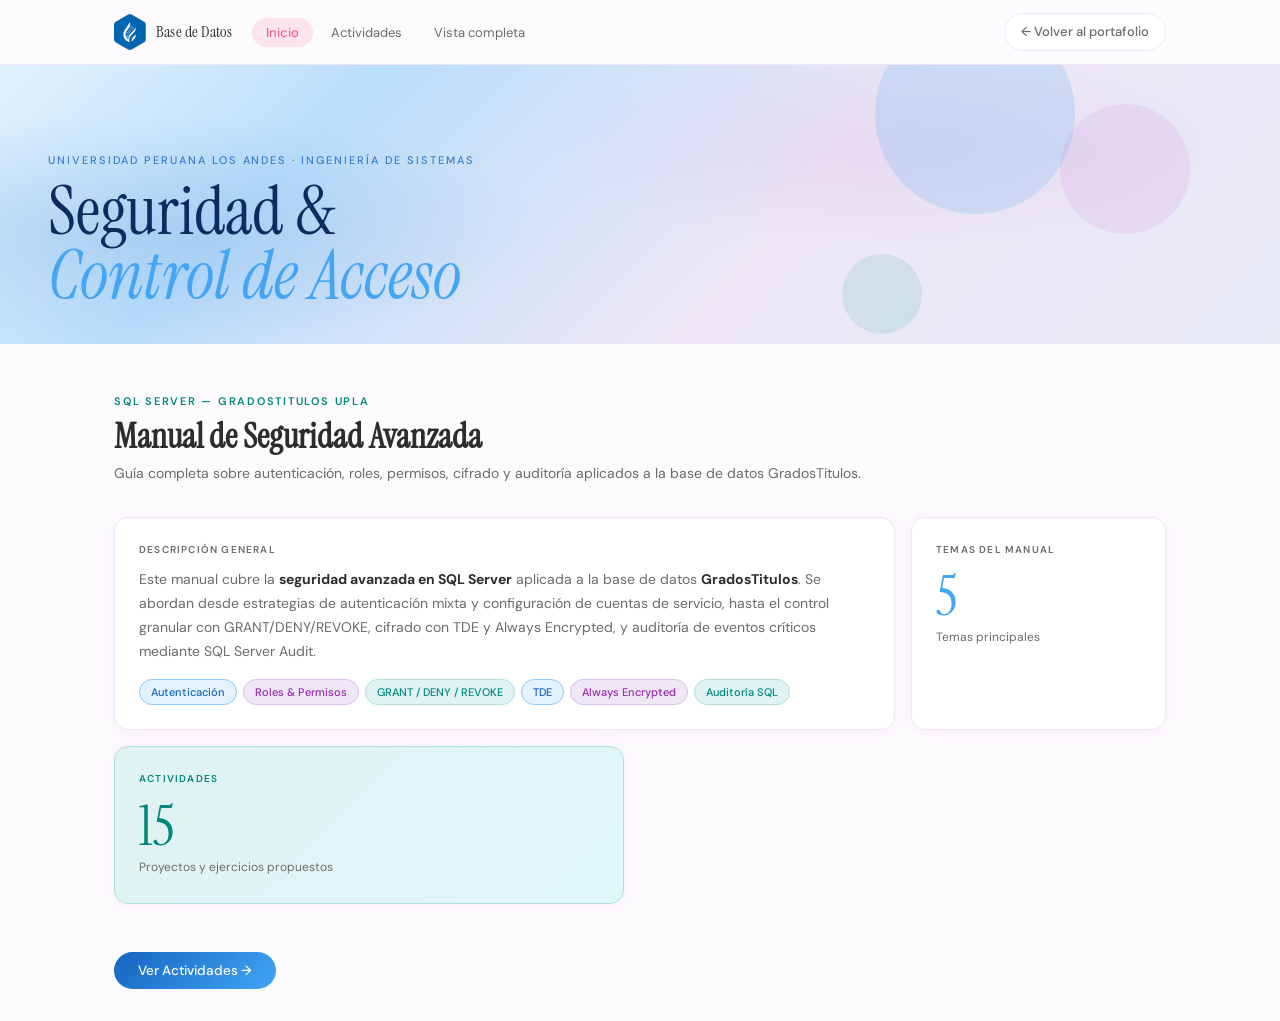
<file: control.html>
<!DOCTYPE html>
<html lang="es">
<head>
  <meta charset="UTF-8"/>
  <meta name="viewport" content="width=device-width,initial-scale=1.0"/>
  <title>Seguridad & Control de Acceso — GradosTitulos UPLA</title>
  <link rel="preconnect" href="https://fonts.googleapis.com"/>
  <link rel="preconnect" href="https://fonts.gstatic.com" crossorigin/>
  <link href="https://fonts.googleapis.com/css2?family=Instrument+Serif:ital@0;1&family=DM+Sans:ital,wght@0,300;0,400;0,500;0,600;1,300&display=swap" rel="stylesheet"/>
  <style>
    *,*::before,*::after{box-sizing:border-box;margin:0;padding:0}
    :root{
      --rosa:#f06292;--rosa-l:#fce4ec;--lila:#ce93d8;--lila-l:#ede7f6;--morado:#9c27b0;
      --menta:#4db6ac;--menta-l:#e0f2f1;--menta-d:#00897b;
      --azul:#1565c0;--azul-l:#e3f2fd;--azul-m:#42a5f5;
      --text:#2d2d2d;--text-s:#6b6b6b;--bg:#fdfbfe;--white:#ffffff;--border:#f0e6f8;
      --shadow:0 2px 16px rgba(206,147,216,.13);--shadow-h:0 8px 32px rgba(240,98,146,.18);
      --rad:14px;--rad-sm:8px;--rad-pill:99px;
      --font-d:'Instrument Serif',Georgia,serif;--font-b:'DM Sans',system-ui,sans-serif;

      /* ── PALETA PASTEL PARA EVIDENCIAS ── */
      --ev-bg1:#fdf6fb;      /* rosa pálido casi blanco */
      --ev-bg2:#f3eeff;      /* lavanda muy suave */
      --ev-accent:#d4a5e8;   /* lila pastel */
      --ev-accent2:#f7b8ce;  /* rosa polvos */
      --ev-accent3:#a8d8d0;  /* menta pastel */
      --ev-text:#5a4570;     /* morado suave */
      --ev-text-s:#9b87ab;   /* morado aún más suave */
      --ev-border:#e8d5f5;   /* borde lavanda */
      --ev-frame:#faf5ff;    /* fondo del frame */
      --ev-dot1:#f7c5d8;     /* punto decorativo rosa */
      --ev-dot2:#c9b8f0;     /* punto decorativo lila */
      --ev-dot3:#b2ddd8;     /* punto decorativo menta */
    }
    html{scroll-behavior:smooth}
    body{font-family:var(--font-b);background:var(--bg);color:var(--text);font-size:15px;line-height:1.65;padding-top:64px}

    /* ── NAV ── */
    .nav{position:fixed;top:0;left:0;right:0;z-index:100;background:rgba(253,251,254,.88);backdrop-filter:blur(14px);border-bottom:1px solid var(--border);transition:background .3s,box-shadow .3s}
    .nav.scrolled{background:rgba(253,251,254,.98);box-shadow:0 2px 20px rgba(206,147,216,.15)}
    .nav-inner{max-width:1100px;margin:0 auto;padding:0 24px;height:64px;display:flex;align-items:center;gap:20px}
    .nav-logo{display:flex;align-items:center;gap:10px;text-decoration:none}
    .logo-img{height:36px;width:auto;object-fit:contain}
    .nav-title{font-family:var(--font-d);font-size:16px;color:var(--text);letter-spacing:.01em}
    .nav-tabs{display:flex;gap:4px;flex:1}
    .nav-tab{font-size:13px;color:var(--text-s);padding:6px 14px;border-radius:var(--rad-pill);transition:background .18s,color .18s;font-weight:400;cursor:pointer;border:none;background:none;font-family:var(--font-b)}
    .nav-tab:hover,.nav-tab.active{background:var(--rosa-l);color:var(--rosa);font-weight:500}
    .btn-back{display:flex;align-items:center;gap:6px;font-family:var(--font-b);font-size:13px;font-weight:500;padding:7px 16px;border-radius:var(--rad-pill);cursor:pointer;border:1.5px solid var(--border);background:var(--white);color:var(--text-s);text-decoration:none;transition:background .18s,border-color .18s,color .18s;margin-left:auto}
    .btn-back:hover{background:var(--rosa-l);border-color:var(--rosa);color:var(--rosa)}

    /* ── PANELS ── */
    .panel{display:none}.panel.active{display:block}

    /* ── TOAST ── */
    .toast{position:fixed;bottom:28px;left:50%;transform:translateX(-50%) translateY(80px);background:var(--white);color:var(--morado);border:1.5px solid var(--lila);border-radius:var(--rad-pill);padding:10px 24px;font-size:14px;font-weight:500;box-shadow:var(--shadow-h);z-index:999;opacity:0;transition:transform .3s,opacity .3s;pointer-events:none}
    .toast.show{transform:translateX(-50%) translateY(0);opacity:1}

    /* ── HERO ── */
    .hero{position:relative;height:280px;background:linear-gradient(135deg,#e3f2fd 0%,#bbdefb 25%,#ede7f6 60%,#e8eaf6 100%);overflow:hidden;display:flex;align-items:flex-end;padding:0 48px 36px}
    .hero::before{content:'';position:absolute;inset:0;background:radial-gradient(ellipse 55% 70% at 10% 60%,rgba(21,101,192,.15) 0%,transparent 60%),radial-gradient(ellipse 45% 60% at 70% 30%,rgba(206,147,216,.16) 0%,transparent 60%);animation:holo 8s ease-in-out infinite alternate}
    @keyframes holo{0%{opacity:.8;transform:scale(1)}100%{opacity:1;transform:scale(1.04)}}
    .deco-c{position:absolute;border-radius:50%;opacity:.18;animation:floatC 7s ease-in-out infinite}
    .deco-c.a{width:200px;height:200px;background:var(--azul-m);top:-50px;right:16%}
    .deco-c.b{width:130px;height:130px;background:var(--lila);top:40px;right:7%;animation-delay:1.5s}
    .deco-c.c{width:80px;height:80px;background:var(--menta);bottom:10px;right:28%;animation-delay:3s}
    @keyframes floatC{0%,100%{transform:translateY(0)}50%{transform:translateY(-14px)}}
    .hero-text{position:relative;z-index:2}
    .hero-eyebrow{font-size:11px;letter-spacing:.18em;text-transform:uppercase;color:var(--azul);margin-bottom:10px;font-weight:500;opacity:.8}
    .hero-title{font-family:var(--font-d);font-size:clamp(36px,6vw,68px);font-weight:400;color:#0d2b5e;line-height:.95}
    .hero-title em{font-style:italic;color:var(--azul-m)}

    /* ── LAYOUT ── */
    .wrap{max-width:1100px;margin:0 auto;padding:0 24px}
    .sec-header{padding:48px 0 32px}
    .sec-eyebrow{font-size:11px;letter-spacing:.16em;text-transform:uppercase;color:var(--menta-d);font-weight:600;margin-bottom:8px}
    .sec-title{font-family:var(--font-d);font-size:34px;color:var(--text);line-height:1.1}
    .sec-desc{font-size:14px;color:var(--text-s);margin-top:6px}

    /* ── OVERVIEW ── */
    .overview-grid{display:grid;grid-template-columns:2fr 1fr 1fr;gap:16px;margin-bottom:48px}
    .ov-card{background:var(--white);border:1px solid var(--border);border-radius:var(--rad);padding:24px;box-shadow:var(--shadow);transition:box-shadow .2s,transform .2s}
    .ov-card:hover{box-shadow:var(--shadow-h);transform:translateY(-2px)}
    .ov-card.span2{grid-column:span 2}
    .ov-label{font-size:10px;font-weight:600;letter-spacing:.12em;text-transform:uppercase;color:var(--text-s);margin-bottom:10px}
    .ov-stat-num{font-family:var(--font-d);font-size:56px;line-height:1;color:var(--azul-m);display:block}
    .ov-stat-label{font-size:12px;color:var(--text-s);margin-top:4px}
    .ov-chips{display:flex;flex-wrap:wrap;gap:6px;margin-top:12px}
    .chip{font-size:11px;font-weight:500;padding:3px 11px;border-radius:var(--rad-pill);background:var(--azul-l);color:var(--azul);border:1px solid #90caf9}
    .chip.lila{background:var(--lila-l);color:var(--morado);border-color:#dbbfed}
    .chip.menta{background:var(--menta-l);color:var(--menta-d);border-color:#b2dfdb}
    .ov-intro{font-size:14px;color:var(--text-s);line-height:1.7}
    .ov-intro strong{color:var(--text)}

    /* ── PASO NAV ── */
    .paso-nav{display:flex;gap:8px;flex-wrap:wrap;margin-bottom:28px}
    .paso-pill{font-family:var(--font-b);font-size:12.5px;font-weight:500;padding:7px 18px;border-radius:var(--rad-pill);cursor:pointer;border:1.5px solid var(--border);background:var(--white);color:var(--text-s);transition:all .18s}
    .paso-pill:hover{border-color:var(--azul-m);color:var(--azul)}
    .paso-pill.active{background:linear-gradient(135deg,var(--azul) 0%,var(--azul-m) 100%);color:#fff;border-color:transparent;box-shadow:0 4px 14px rgba(21,101,192,.25)}

    /* ── PASO CARD ── */
    .paso-card{background:var(--white);border:1px solid var(--border);border-radius:20px;overflow:hidden;box-shadow:var(--shadow);margin-bottom:32px}
    .paso-card-header{padding:28px 32px 22px;border-bottom:1px solid var(--border)}
    .paso-num{font-size:10px;font-weight:600;letter-spacing:.14em;text-transform:uppercase;color:var(--menta-d);margin-bottom:6px}
    .paso-title{font-family:var(--font-d);font-size:24px;color:var(--text);line-height:1.2}

    /* ── SUB TABS ── */
    .sub-tabs{display:flex;gap:0;border-bottom:1px solid var(--border);overflow-x:auto}
    .sub-tab{font-family:var(--font-b);font-size:12.5px;font-weight:500;padding:12px 22px;cursor:pointer;border:none;background:none;color:var(--text-s);border-bottom:2px solid transparent;transition:color .18s,border-color .18s;white-space:nowrap}
    .sub-tab:hover{color:var(--azul-m)}
    .sub-tab.active{color:var(--azul);border-bottom-color:var(--azul-m)}
    .sub-tab.active.lila{color:var(--morado);border-bottom-color:var(--lila)}
    .sub-tab.active.menta{color:var(--menta-d);border-bottom-color:var(--menta)}
    .sub-panel{display:none;padding:28px 32px 36px}
    .sub-panel.active{display:block}
    .sub-title{font-family:var(--font-d);font-size:19px;color:var(--text);margin-bottom:14px}

    /* ── ENUNCIADO ── */
    .enunciado{background:linear-gradient(135deg,var(--azul-l) 0%,var(--lila-l) 100%);border:1px solid #90caf9;border-radius:var(--rad);padding:18px 20px;margin-bottom:20px}
    .enunciado-label{font-size:10px;font-weight:600;letter-spacing:.12em;text-transform:uppercase;color:var(--azul);margin-bottom:6px}
    .enunciado p{font-size:13.5px;color:var(--text);line-height:1.7}

    /* ── INFO GRID ── */
    .info-grid{display:grid;grid-template-columns:1fr 1fr;gap:16px;margin-bottom:24px}
    .info-card{border-radius:var(--rad);padding:18px 20px}
    .info-card.just{background:var(--menta-l);border:1px solid #b2dfdb}
    .info-card.prac{background:var(--lila-l);border:1px solid #dbbfed}
    .info-label{font-size:10px;font-weight:600;letter-spacing:.12em;text-transform:uppercase;margin-bottom:8px}
    .info-card.just .info-label{color:var(--menta-d)}
    .info-card.prac .info-label{color:var(--morado)}
    .info-card p{font-size:13px;color:var(--text);line-height:1.65}

    /* ══════════════════════════════════════
       IMAGEN DE ACTIVIDAD — PALETA PASTEL
    ══════════════════════════════════════ */
    .activity-img-wrap{
      margin:0 0 24px;
      background:linear-gradient(145deg, var(--ev-bg1) 0%, var(--ev-bg2) 100%);
      border-radius:18px;
      padding:20px;
      box-shadow:0 4px 20px rgba(180,140,210,.15), 0 1px 4px rgba(180,140,210,.08);
      border:1.5px solid var(--ev-border);
      position:relative;
      overflow:hidden;
    }
    /* burbujas decorativas suaves en las esquinas */
    .activity-img-wrap::before{
      content:'';position:absolute;
      width:180px;height:180px;border-radius:50%;
      background:radial-gradient(circle, rgba(212,165,232,.22) 0%, transparent 70%);
      top:-60px;right:-40px;
      pointer-events:none;
    }
    .activity-img-wrap::after{
      content:'';position:absolute;
      width:120px;height:120px;border-radius:50%;
      background:radial-gradient(circle, rgba(168,216,208,.20) 0%, transparent 70%);
      bottom:-30px;left:-20px;
      pointer-events:none;
    }
    .activity-img-header{
      display:flex;align-items:center;gap:12px;margin-bottom:14px;position:relative;z-index:1;
    }
    .activity-img-badge{
      display:flex;align-items:center;justify-content:center;
      width:38px;height:38px;border-radius:12px;
      background:linear-gradient(135deg, var(--ev-accent2) 0%, var(--ev-accent) 100%);
      border:2px solid rgba(255,255,255,.7);
      box-shadow:0 2px 8px rgba(180,130,210,.18);
      font-size:13px;font-weight:700;
      color:var(--ev-text);
      font-family:var(--font-b);flex-shrink:0;letter-spacing:.02em;
    }
    .activity-img-meta{flex:1}
    .activity-img-title{
      font-size:11px;font-weight:700;
      color:var(--ev-text);
      letter-spacing:.10em;text-transform:uppercase;line-height:1.2;
    }
    .activity-img-sub{font-size:12px;color:var(--ev-text-s);margin-top:3px;font-weight:400}

    /* frame de la imagen — aspecto de visor suave */
    .activity-img-frame{
      position:relative;border-radius:12px;overflow:hidden;
      background:var(--ev-frame);
      box-shadow:0 2px 12px rgba(180,140,210,.12), inset 0 0 0 1.5px var(--ev-border);
    }
    /* barra de "ventana" con tres puntos pastel */
    .activity-img-frame::before{
      content:'';display:block;height:26px;
      background:linear-gradient(90deg, var(--ev-bg2) 0%, var(--ev-bg1) 100%);
      border-bottom:1px solid var(--ev-border);
      position:relative;
    }
    /* los tres puntitos decorativos sobre la barra */
    .activity-img-frame .frame-dots{
      position:absolute;top:7px;left:14px;
      display:flex;gap:6px;z-index:2;
    }
    .activity-img-frame .frame-dots span{
      display:block;width:9px;height:9px;border-radius:50%;
    }
    .activity-img-frame .frame-dots span:nth-child(1){background:var(--ev-dot1)}
    .activity-img-frame .frame-dots span:nth-child(2){background:var(--ev-dot2)}
    .activity-img-frame .frame-dots span:nth-child(3){background:var(--ev-dot3)}

    .activity-img-frame img{
      display:block;width:100%;height:auto;
      max-height:420px;object-fit:contain;
      background:var(--ev-frame);
    }
    /* placeholder cuando falla la imagen */
    .activity-img-placeholder{
      display:flex;flex-direction:column;align-items:center;justify-content:center;
      height:180px;gap:8px;
      color:var(--ev-text-s);font-size:13px;font-family:var(--font-b);
    }
    .activity-img-placeholder span{font-size:28px}

    .activity-img-footer{
      display:flex;align-items:center;justify-content:space-between;
      margin-top:12px;position:relative;z-index:1;
    }
    .activity-img-filename{
      font-family:'Courier New',monospace;font-size:11px;
      color:var(--ev-text-s);letter-spacing:.04em;
    }
    .activity-img-tag{
      font-size:10px;font-weight:600;letter-spacing:.10em;text-transform:uppercase;
      padding:3px 11px;border-radius:var(--rad-pill);
      background:linear-gradient(135deg, rgba(212,165,232,.25) 0%, rgba(168,216,208,.20) 100%);
      color:var(--ev-text);
      border:1px solid var(--ev-border);
    }

    /* ── CODE ── */
    .code-wrap{background:#1e1b2e;border-radius:var(--rad);overflow:hidden;margin-bottom:20px;box-shadow:0 4px 24px rgba(21,50,80,.18)}
    .code-header{display:flex;align-items:center;justify-content:space-between;padding:10px 16px;background:#11233a;border-bottom:1px solid rgba(255,255,255,.06)}
    .code-lang{font-size:11px;font-weight:600;color:var(--azul-m);letter-spacing:.08em;text-transform:uppercase}
    .btn-copy{font-family:var(--font-b);font-size:11.5px;font-weight:500;padding:5px 14px;border-radius:var(--rad-pill);cursor:pointer;border:1.5px solid rgba(66,165,245,.4);background:rgba(66,165,245,.12);color:var(--azul-m);transition:background .18s,border-color .18s}
    .btn-copy:hover{background:rgba(66,165,245,.25);border-color:var(--azul-m)}
    .code-body{padding:20px;overflow-x:auto;max-height:380px}
    .code-body pre{font-family:'Courier New',Courier,monospace;font-size:12.5px;line-height:1.7;color:#cfe2ff;white-space:pre}

    /* ── BUTTONS ── */
    .btn-primary{font-family:var(--font-b);font-size:13.5px;font-weight:500;padding:10px 24px;border-radius:var(--rad-pill);border:none;cursor:pointer;background:linear-gradient(135deg,var(--azul) 0%,var(--azul-m) 100%);color:#fff;transition:opacity .18s,transform .15s}
    .btn-primary:hover{opacity:.9;transform:translateY(-1px)}
    .actions-bar{display:flex;gap:10px;padding:0 0 32px;flex-wrap:wrap}

    /* ── MODAL ── */
    .modal-overlay{display:none;position:fixed;inset:0;background:rgba(13,43,94,.5);backdrop-filter:blur(4px);z-index:200;align-items:flex-start;justify-content:center;padding:20px;overflow-y:auto}
    .modal-overlay.open{display:flex}
    .modal-box{background:var(--white);border-radius:20px;width:100%;max-width:960px;margin:20px auto;box-shadow:0 24px 80px rgba(13,43,94,.28);overflow:hidden}
    .modal-header{display:flex;align-items:center;justify-content:space-between;padding:20px 28px;border-bottom:1px solid var(--border);gap:12px;background:linear-gradient(135deg,var(--azul-l),var(--lila-l))}
    .modal-title{font-family:var(--font-d);font-size:22px;color:var(--text)}
    .btn-close{width:34px;height:34px;border-radius:50%;border:1.5px solid var(--border);background:var(--white);color:var(--text-s);cursor:pointer;font-size:15px;display:flex;align-items:center;justify-content:center;transition:background .18s}
    .btn-close:hover{background:var(--azul-l);color:var(--azul)}
    .modal-body{padding:28px 32px 40px}

    /* ── RESPONSIVE ── */
    @media(max-width:768px){.overview-grid{grid-template-columns:1fr 1fr}.info-grid{grid-template-columns:1fr}.nav-tabs{display:none}}
    @media(max-width:560px){.overview-grid{grid-template-columns:1fr}.ov-card.span2{grid-column:span 1}.hero{padding:0 24px 28px}.sub-panel{padding:20px 18px 28px}}
  </style>
</head>
<body>

<!-- NAV -->
<nav class="nav" id="mainNav">
  <div class="nav-inner">
    <div class="nav-logo">
      <img src="img/LogoUpla.png" alt="UPLA" class="logo-img"
           onerror="this.style.display='none'"/>
      <span class="nav-title">Base de Datos</span>
    </div>
    <div class="nav-tabs" id="navTabs">
      <button class="nav-tab active" onclick="switchPanel('inicio',this)">Inicio</button>
      <button class="nav-tab" onclick="switchPanel('manual',this)">Actividades</button>
      <button class="nav-tab" onclick="openModal()">Vista completa</button>
    </div>
    <a class="btn-back" href="index.html">← Volver al portafolio</a>
  </div>
</nav>

<div class="toast" id="toast"></div>

<!-- ══════════════════════════════════════════
     PANEL: INICIO
══════════════════════════════════════════ -->
<div class="panel active" id="panel-inicio">
  <div class="hero">
    <div style="position:absolute;inset:0;pointer-events:none">
      <div class="deco-c a"></div><div class="deco-c b"></div><div class="deco-c c"></div>
    </div>
    <div class="hero-text">
      <p class="hero-eyebrow">Universidad Peruana Los Andes · Ingeniería de Sistemas</p>
      <h1 class="hero-title">Seguridad &amp;<br/><em>Control de Acceso</em></h1>
    </div>
  </div>
  <div class="wrap">
    <div class="sec-header">
      <p class="sec-eyebrow">SQL Server — GradosTitulos UPLA</p>
      <h2 class="sec-title">Manual de Seguridad Avanzada</h2>
      <p class="sec-desc">Guía completa sobre autenticación, roles, permisos, cifrado y auditoría aplicados a la base de datos GradosTitulos.</p>
    </div>
    <div class="overview-grid">
      <div class="ov-card span2">
        <p class="ov-label">Descripción general</p>
        <p class="ov-intro">Este manual cubre la <strong>seguridad avanzada en SQL Server</strong> aplicada a la base de datos <strong>GradosTitulos</strong>. Se abordan desde estrategias de autenticación mixta y configuración de cuentas de servicio, hasta el control granular con GRANT/DENY/REVOKE, cifrado con TDE y Always Encrypted, y auditoría de eventos críticos mediante SQL Server Audit.</p>
        <div class="ov-chips" style="margin-top:16px">
          <span class="chip">Autenticación</span>
          <span class="chip lila">Roles &amp; Permisos</span>
          <span class="chip menta">GRANT / DENY / REVOKE</span>
          <span class="chip">TDE</span>
          <span class="chip lila">Always Encrypted</span>
          <span class="chip menta">Auditoría SQL</span>
        </div>
      </div>
      <div class="ov-card">
        <p class="ov-label">Temas del manual</p>
        <span class="ov-stat-num">5</span>
        <span class="ov-stat-label">Temas principales</span>
      </div>
      <div class="ov-card" style="background:linear-gradient(135deg,var(--menta-l),#e0f7fa);border-color:#b2dfdb">
        <p class="ov-label" style="color:var(--menta-d)">Actividades</p>
        <span class="ov-stat-num" style="color:var(--menta-d)">15</span>
        <span class="ov-stat-label">Proyectos y ejercicios propuestos</span>
      </div>
    </div>
    <div class="actions-bar">
      <button class="btn-primary" onclick="switchPanel('manual',document.querySelectorAll('.nav-tab')[1])">Ver Actividades →</button>
    </div>
  </div>
</div>

<!-- ══════════════════════════════════════════
     PANEL: ACTIVIDADES
══════════════════════════════════════════ -->
<div class="panel" id="panel-manual">
  <div class="wrap">
    <div class="sec-header">
      <p class="sec-eyebrow">Guía paso a paso</p>
      <h2 class="sec-title">Actividades de Seguridad en SQL Server</h2>
      <p class="sec-desc">Selecciona el tema que deseas revisar.</p>
    </div>
    <div class="paso-nav" id="pasoNav"></div>
    <div id="pasoContainer"></div>
  </div>
</div>

<!-- ══════════════════════════════════════════
     MODAL: Vista completa
══════════════════════════════════════════ -->
<div class="modal-overlay" id="modalOverlay" onclick="handleModalClick(event)">
  <div class="modal-box" onclick="event.stopPropagation()">
    <div class="modal-header">
      <h3 class="modal-title">Documento completo — Seguridad &amp; Control de Acceso SQL Server</h3>
      <button class="btn-close" onclick="closeModal()">✕</button>
    </div>
    <div class="modal-body" id="modalBody"></div>
  </div>
</div>

<script>
/* ════════════════════════════════════════════════════════
   HELPER: genera el bloque de imagen para cada actividad
   n        = número de actividad (1-15)
   titulo   = texto descriptivo corto
   tema     = etiqueta del tema
════════════════════════════════════════════════════════ */
function imgActividad(n, titulo, tema){
  const filename = `actividad${n}.png`;
  const numLabel = n < 10 ? '0'+n : String(n);
  return `
  <div class="activity-img-wrap">
    <div class="activity-img-header">
      <div class="activity-img-badge">${numLabel}</div>
      <div class="activity-img-meta">
        <div class="activity-img-title">Evidencia de la actividad</div>
        <div class="activity-img-sub">${titulo}</div>
      </div>
    </div>
    <div class="activity-img-frame">
      <div class="frame-dots">
        <span></span><span></span><span></span>
      </div>
      <img src="SQL/${filename}"
           alt="Actividad ${n} — ${titulo}"
           loading="lazy"
           onerror="this.parentElement.innerHTML='<div class=\\'activity-img-placeholder\\'><span>🖼️</span><span>SQL/${filename}</span></div>'"/>
    </div>
    <div class="activity-img-footer">
      <span class="activity-img-filename">SQL/${filename}</span>
      <span class="activity-img-tag">${tema}</span>
    </div>
  </div>`;
}

/* ════════════════════════════════════════════════════════
   DATOS — 5 TEMAS × 3 EJERCICIOS = 15 ACTIVIDADES
════════════════════════════════════════════════════════ */
const temas = [
  /* ── TEMA 1 ── */
  {
    num:'Tema 01', titulo:'Autenticación SQL y Windows', categoria:'Autenticación & Acceso',
    intro:'Diferencias entre autenticación Windows y SQL Server. Modo mixto, políticas de contraseñas y estrategias de acceso para usuarios internos y externos en la base de datos GradosTitulos.',
    subs:[
      {
        tab:'Acceso mixto — personal y consultores',
        enunciado:'La Universidad requiere que los trabajadores internos accedan mediante autenticación Windows, mientras que los consultores externos utilicen autenticación SQL Server. Diseñe e implemente una estrategia de autenticación para la base de datos GradosTitulos que permita administrar ambos tipos de acceso.',
        justificacion:'El Modo Mixto (valor 2 en el registro) es indispensable cuando coexisten usuarios integrados en el dominio de Directorio Activo y agentes externos sin cuentas corporativas. Al mapear cuentas de Windows se delega la validación de credenciales al sistema operativo, reduciendo la exposición de contraseñas sobre la red. Para los consultores, CHECK_POLICY obliga a SQL Server a aplicar las reglas de complejidad del sistema operativo local.',
        practicas:'Se implementó la separación de responsabilidades a nivel de logins del servidor y usuarios de base de datos. Se definieron contraseñas robustas alfanuméricas con caracteres especiales y se forzó la expiración periódica de credenciales para mitigar ataques de fuerza bruta.',
        imgN:1, imgTitulo:'Logins mixtos creados en SSMS', imgTema:'Autenticación',
        sql:`-- Habilitar Modo Mixto (en registro de Windows)
-- HKEY_LOCAL_MACHINE\\SOFTWARE\\Microsoft\\MSSQLServer\\MSSQLServer
-- LoginMode = 2  (Mixed Mode)

USE GradosTitulos;
GO

-- Login para trabajador interno (autenticación Windows)
CREATE LOGIN [UPLA\\jlopez] FROM WINDOWS;
CREATE USER jlopez FOR LOGIN [UPLA\\jlopez];
GO

-- Login para consultor externo (autenticación SQL Server)
CREATE LOGIN consultor_ext
  WITH PASSWORD = 'C0nsult@UPLA2026!',
       CHECK_POLICY     = ON,
       CHECK_EXPIRATION = ON,
       DEFAULT_DATABASE = GradosTitulos;
CREATE USER consultor_ext FOR LOGIN consultor_ext;
GO

-- Verificar logins creados
SELECT name, type_desc, is_policy_checked, is_expiration_checked
FROM sys.sql_logins
WHERE name LIKE '%consultor%';
GO`
      },
      {
        tab:'Acceso diferenciado — Jurado de Tesis',
        enunciado:'Los miembros del jurado necesitan acceder únicamente a información de tesis y sustentaciones. Configure accesos diferenciados utilizando autenticación Windows y SQL.',
        justificacion:'Centralizar los privilegios en un Rol de Base de Datos previene la dispersión de permisos individuales. Independientemente del origen de la autenticación, los tokens de seguridad de ambos usuarios heredan exactamente los mismos límites operacionales dentro del motor relacional.',
        practicas:'Principio de menor privilegio. El jurado no posee visibilidad ni facultades de modificación sobre el esquema administrativo o de catálogo general, encapsulando su acción exclusivamente en el área de evaluación y tesis.',
        imgN:2, imgTitulo:'Rol jurado_tesis y miembros asignados', imgTema:'Roles',
        sql:`USE GradosTitulos;
GO

-- Rol de jurado de tesis
CREATE ROLE rol_jurado_tesis;
GO

-- Permisos solo sobre evaluación y tesis
GRANT SELECT ON SCHEMA::Evaluacion TO rol_jurado_tesis;
GRANT SELECT ON SCHEMA::Tramite    TO rol_jurado_tesis;
GO

-- Asignar miembros (Windows + SQL)
CREATE LOGIN [UPLA\\mgarcia] FROM WINDOWS;
CREATE USER mgarcia FOR LOGIN [UPLA\\mgarcia];
ALTER ROLE rol_jurado_tesis ADD MEMBER mgarcia;

CREATE LOGIN jurado_sql
  WITH PASSWORD = 'Jur@d0UPLA!2026', CHECK_POLICY=ON;
CREATE USER jurado_sql FOR LOGIN jurado_sql;
ALTER ROLE rol_jurado_tesis ADD MEMBER jurado_sql;
GO`
      },
      {
        tab:'Políticas estrictas para cuentas SQL Server',
        enunciado:'La Oficina de Tecnologías de Información requiere aplicar políticas estrictas para las cuentas SQL Server que administran los trámites de grados y títulos.',
        justificacion:'Al activar CHECK_POLICY = ON, SQL Server aprovecha las API de NetValidatePasswordPolicy de Windows para exigir longitud mínima, complejidad e historial de contraseñas, asegurando que las cuentas SQL cumplan las mismas normativas que las cuentas de dominio.',
        practicas:'Evitar el uso de cuentas genéricas de administración como "sa". Cada módulo crítico institucional debe contar con su propio login nominado sujeto a auditoría de bloqueos automáticos.',
        imgN:3, imgTitulo:'Verificación de políticas activas — sys.sql_logins', imgTema:'Políticas',
        sql:`USE master;
GO

-- Login con políticas estrictas para trámites
CREATE LOGIN admin_tramites
  WITH PASSWORD = 'Tr@m1t3sUPLA#2026!',
       CHECK_POLICY     = ON,
       CHECK_EXPIRATION = ON,
       MUST_CHANGE      = OFF;
GO

-- Login para módulo de documentos
CREATE LOGIN admin_documentos
  WITH PASSWORD = 'D0cum3nt0s@UPLA!26',
       CHECK_POLICY     = ON,
       CHECK_EXPIRATION = ON;
GO

-- Verificar estado de políticas
SELECT name, is_disabled, is_policy_checked, is_expiration_checked
FROM sys.sql_logins
WHERE name IN ('admin_tramites','admin_documentos');
GO`
      }
    ]
  },

  /* ── TEMA 2 ── */
  {
    num:'Tema 02', titulo:'Cuentas de Servicio y Configuración del Servidor', categoria:'Cuentas de Servicio',
    intro:'Configuración segura de cuentas de servicio de SQL Server y SQL Server Agent, monitoreo con DMVs y configuración de protocolos de red seguros para la instancia que aloja GradosTitulos.',
    subs:[
      {
        tab:'Configuración segura de servicios SQL Server',
        enunciado:'La base de datos GradosTitulos será utilizada en producción. Configure cuentas de servicio específicas para SQL Server y SQL Server Agent.',
        justificacion:'Ejecutar el motor y el agente bajo cuentas de servicio virtuales independientes (como NT SERVICE\\MSSQLSERVER) garantiza el aislamiento de procesos de Windows. Si un atacante compromete el agente de SQL mediante un trabajo malicioso, no obtendrá privilegios directos sobre el sistema operativo.',
        practicas:'Nunca utilizar cuentas de alta jerarquía como "Administrator", "LocalSystem" o "NetworkService" para levantar servicios de bases de datos expuestas a producción.',
        imgN:4, imgTitulo:'sys.dm_server_services — cuentas configuradas', imgTema:'Servicios',
        sql:`-- Verificar cuentas de servicio activas
SELECT servicename, service_account, status_desc, process_id
FROM sys.dm_server_services;
GO

-- Telemetría de E/S por archivo de GradosTitulos
SELECT DB_NAME(vfs.database_id) AS BaseDatos,
       mf.physical_name AS Archivo,
       vfs.io_stall_read_ms,
       vfs.io_stall_write_ms,
       vfs.num_of_reads,
       vfs.num_of_writes
FROM sys.dm_io_virtual_file_stats(NULL,NULL) vfs
JOIN sys.master_files mf ON mf.database_id = vfs.database_id
                        AND mf.file_id      = vfs.file_id
WHERE DB_NAME(vfs.database_id) = 'GradosTitulos';
GO`
      },
      {
        tab:'Monitoreo de servicios críticos del servidor',
        enunciado:'Implemente consultas administrativas que permitan verificar el estado de las instancias SQL Server relacionadas con GradosTitulos.',
        justificacion:'El uso de Vistas de Administración Dinámica (DMVs) permite diagnosticar cuellos de botella de hardware y bloqueos en caliente antes de que afecten la disponibilidad del servicio académico.',
        practicas:'Establecer baselines de rendimiento mediante consultas estructuradas de telemetría de E/S de discos, previniendo la degradación del servicio en épocas de alta concurrencia de sustentaciones.',
        imgN:5, imgTitulo:'Sesiones activas monitoreadas — dm_exec_sessions', imgTema:'Monitoreo',
        sql:`-- Sesiones activas sobre GradosTitulos
SELECT s.session_id, s.login_name, s.host_name,
       s.program_name, s.status, s.cpu_time,
       s.total_elapsed_time / 1000 AS segundos_activo
FROM sys.dm_exec_sessions s
WHERE DB_NAME(s.database_id) = 'GradosTitulos'
  AND s.is_user_process = 1;
GO

-- Verificar si las conexiones usan cifrado
SELECT session_id, net_transport, encrypt_option, auth_scheme
FROM sys.dm_exec_connections
WHERE session_id IN (
  SELECT session_id FROM sys.dm_exec_sessions
  WHERE DB_NAME(database_id) = 'GradosTitulos'
);
GO`
      },
      {
        tab:'Configuración de protocolos de red seguros',
        enunciado:'Configure la instancia SQL Server para permitir únicamente conexiones seguras a la base de datos GradosTitulos.',
        justificacion:'La configuración de red forzada requiere la activación de ForceEncryption = Yes en los protocolos de red corporativos y la instalación de un certificado digital TLS válido. Esto garantiza la protección de los datos en tránsito frente a ataques de intercepción (Man-in-the-Middle).',
        practicas:'Deshabilitar protocolos obsoletos e inseguros como Named Pipes y Shared Memory para conexiones remotas, restringiendo el tráfico exclusivamente a TCP/IP con cifrado estricto de paquetes.',
        imgN:6, imgTitulo:'Force Encryption habilitado — Configuration Manager', imgTema:'Red / TLS',
        sql:`-- Verificar estado del cifrado TLS en conexiones activas
SELECT c.session_id,
       c.encrypt_option   AS cifrado,
       c.net_transport    AS protocolo,
       s.login_name,
       s.host_name
FROM sys.dm_exec_connections c
JOIN sys.dm_exec_sessions    s ON s.session_id = c.session_id
WHERE c.encrypt_option = 'TRUE';
GO

-- Forzar cifrado en SQL Server Configuration Manager:
-- SQL Server Network Configuration
-- → Protocols for MSSQLSERVER
-- → Properties → Certificate (instalar cert. TLS)
-- → Force Encryption = Yes`
      }
    ]
  },

  /* ── TEMA 3 ── */
  {
    num:'Tema 03', titulo:'Roles Fijos y Personalizados', categoria:'Roles de Base de Datos',
    intro:'Diseño e implementación de roles de base de datos personalizados para segmentar el acceso a los 5 esquemas del sistema GradosTitulos: Catalogo, Academico, Tramite, Evaluacion y Documento.',
    subs:[
      {
        tab:'Roles para el proceso de grados y títulos',
        enunciado:'Diseñe roles personalizados para gestionar el acceso a los esquemas: Catalogo, Academico, Tramite, Evaluacion y Documento.',
        justificacion:'La segmentación por esquemas permite aislar la estructura lógica de la base de datos. El uso de roles específicos evita otorgar el rol de propiedad general (db_owner), limitando el control estrictamente al dominio de datos que corresponde a cada división administrativa.',
        practicas:'Agrupación lógica de permisos. No se asignan permisos directos a tablas individuales; el esquema actúa como frontera natural de seguridad, simplificando futuros despliegues y auditorías.',
        imgN:7, imgTitulo:'Roles por esquema creados en GradosTitulos', imgTema:'Roles',
        sql:`USE GradosTitulos;
GO

CREATE ROLE rol_catalogo;
CREATE ROLE rol_academico;
CREATE ROLE rol_tramite;
CREATE ROLE rol_evaluacion;
CREATE ROLE rol_documento;
GO

GRANT SELECT, INSERT, UPDATE ON SCHEMA::Catalogo   TO rol_catalogo;
GRANT SELECT, INSERT, UPDATE ON SCHEMA::Academico  TO rol_academico;
GRANT SELECT, INSERT, UPDATE ON SCHEMA::Tramite    TO rol_tramite;
GRANT SELECT, INSERT, UPDATE ON SCHEMA::Evaluacion TO rol_evaluacion;
GRANT SELECT, INSERT, UPDATE ON SCHEMA::Documento  TO rol_documento;
GO

SELECT name AS Rol, type_desc
FROM sys.database_principals
WHERE type = 'R' AND is_fixed_role = 0
  AND name LIKE 'rol_%';
GO`
      },
      {
        tab:'Roles para evaluadores de tesis',
        enunciado:'Los evaluadores deben consultar tesis y registrar observaciones sin modificar información académica.',
        justificacion:'La instrucción DENY tiene precedencia absoluta en SQL Server. Aunque el usuario pertenezca a otros roles con permisos extendidos de edición, la presencia de un DENY explícito bloquea de inmediato cualquier operación destructiva sobre los datos de los tesistas.',
        practicas:'Defensa en profundidad. Se garantiza la consulta transparente para la revisión científica, protegiendo bajo candado técnico los registros oficiales de matrícula e historial de notas.',
        imgN:8, imgTitulo:'DENY aplicado al esquema Académico — rol_evaluador_tesis', imgTema:'DENY',
        sql:`USE GradosTitulos;
GO

CREATE ROLE rol_evaluador_tesis;
GO

GRANT SELECT         ON SCHEMA::Evaluacion TO rol_evaluador_tesis;
GRANT SELECT         ON SCHEMA::Tramite    TO rol_evaluador_tesis;
GRANT INSERT, UPDATE ON Evaluacion.Sustentacion TO rol_evaluador_tesis;

DENY INSERT, UPDATE, DELETE ON SCHEMA::Academico TO rol_evaluador_tesis;
DENY INSERT, UPDATE, DELETE ON SCHEMA::Catalogo  TO rol_evaluador_tesis;
GO

CREATE LOGIN evaluador01 WITH PASSWORD='Ev@lu@d0r!2026', CHECK_POLICY=ON;
CREATE USER evaluador01 FOR LOGIN evaluador01;
ALTER ROLE rol_evaluador_tesis ADD MEMBER evaluador01;
GO`
      },
      {
        tab:'Roles jerárquicos — Operador / Supervisor / Admin',
        enunciado:'Configure roles que representen los niveles: Operador, Supervisor, Administrador para el sistema de grados y títulos.',
        justificacion:'SQL Server permite anidar roles de base de datos. Al añadir un rol como miembro de otro, se crea una estructura de herencia acumulativa, optimizando la administración de privilegios y reduciendo la redundancia de código.',
        practicas:'Mantenibilidad escalable. Al actualizar un permiso en el rol base (Nivel_Operador), las capas jerárquicas superiores asimilan la mejora automáticamente sin requerir intervención manual en múltiples perfiles.',
        imgN:9, imgTitulo:'Jerarquía de roles — Operador, Supervisor, Administrador', imgTema:'Jerarquía',
        sql:`USE GradosTitulos;
GO

CREATE ROLE Nivel_Operador;
CREATE ROLE Nivel_Supervisor;
CREATE ROLE Nivel_Administrador;
GO

GRANT SELECT ON SCHEMA::Academico  TO Nivel_Operador;
GRANT SELECT ON SCHEMA::Tramite    TO Nivel_Operador;
GRANT SELECT ON SCHEMA::Catalogo   TO Nivel_Operador;
GO

ALTER ROLE Nivel_Operador ADD MEMBER Nivel_Supervisor;
GRANT INSERT, UPDATE ON SCHEMA::Tramite    TO Nivel_Supervisor;
GRANT INSERT, UPDATE ON SCHEMA::Academico  TO Nivel_Supervisor;
GO

ALTER ROLE Nivel_Supervisor ADD MEMBER Nivel_Administrador;
GRANT INSERT, UPDATE, DELETE ON SCHEMA::Documento TO Nivel_Administrador;
GRANT CONTROL               ON SCHEMA::Evaluacion TO Nivel_Administrador;
GO`
      }
    ]
  },

  /* ── TEMA 4 ── */
  {
    num:'Tema 04', titulo:'Control de Acceso: GRANT, DENY y REVOKE', categoria:'Control de Permisos',
    intro:'Control granular de permisos mediante GRANT, DENY y REVOKE sobre tablas, esquemas y objetos específicos de GradosTitulos. Gestión de accesos temporales y eliminación segura de privilegios residuales.',
    subs:[
      {
        tab:'Permisos para operadores del sistema',
        enunciado:'Los operadores pueden consultar datos de estudiantes, pero no modificarlos.',
        justificacion:'El establecimiento de políticas restrictivas explícitas (DENY) neutraliza riesgos de inyección SQL o elevación accidental de accesos si un operador es incorporado a un grupo de Windows temporal de mayor rango.',
        practicas:'Inmutabilidad de datos base. Se restringe la edición de información académica exclusiva a procesos validados por el sistema central de registros de la Universidad.',
        imgN:10, imgTitulo:'GRANT SELECT + DENY escritura sobre op_consulta', imgTema:'GRANT / DENY',
        sql:`USE GradosTitulos;
GO

CREATE LOGIN op_consulta WITH PASSWORD='Op3r@d0r!2026', CHECK_POLICY=ON;
CREATE USER op_consulta FOR LOGIN op_consulta;
GO

GRANT SELECT ON SCHEMA::Academico  TO op_consulta;
GRANT SELECT ON SCHEMA::Tramite    TO op_consulta;
GRANT SELECT ON SCHEMA::Catalogo   TO op_consulta;
GO

DENY INSERT ON SCHEMA::Academico TO op_consulta;
DENY UPDATE ON SCHEMA::Academico TO op_consulta;
DENY DELETE ON SCHEMA::Academico TO op_consulta;
GO

SELECT * FROM sys.database_permissions
WHERE grantee_principal_id = USER_ID('op_consulta');
GO`
      },
      {
        tab:'Restricción de acceso a documentos oficiales',
        enunciado:'Solo la Oficina de Grados y Títulos puede modificar documentos oficiales (resoluciones y diplomas).',
        justificacion:'Aplicar un DENY al rol public asegura un blindaje hermético. Todo usuario o proceso que intente alterar diplomas o resoluciones será bloqueado de forma nativa por el subsistema de seguridad del motor, a menos que cuente con privilegios de SysAdmin.',
        practicas:'Aislamiento institucional de documentos con valor legal, impidiendo fraudes de falsificación de certificados de egreso académico.',
        imgN:11, imgTitulo:'DENY al rol public — protección esquema Documento', imgTema:'DENY public',
        sql:`USE GradosTitulos;
GO

DENY INSERT, UPDATE, DELETE ON SCHEMA::Documento TO public;
GO

CREATE ROLE rol_oficina_grados;
GRANT SELECT, INSERT, UPDATE, DELETE ON SCHEMA::Documento TO rol_oficina_grados;
GO

CREATE LOGIN jefe_grados WITH PASSWORD='J3f3Gr@dos!26', CHECK_POLICY=ON;
CREATE USER jefe_grados FOR LOGIN jefe_grados;
ALTER ROLE rol_oficina_grados ADD MEMBER jefe_grados;
GO

SELECT pr.name AS Principal, pe.permission_name, pe.state_desc
FROM sys.database_permissions pe
JOIN sys.database_principals pr ON pr.principal_id = pe.grantee_principal_id
WHERE pr.name = 'public' AND pe.class_desc = 'SCHEMA';
GO`
      },
      {
        tab:'Acceso temporal para auditor externo',
        enunciado:'Un auditor externo requiere acceso temporal durante una semana. Al finalizar, se debe revocar completamente.',
        justificacion:'REVOKE elimina el permiso otorgado previamente, limpiando las listas de control de acceso internas de SQL Server. Deshabilitar el Login con DISABLE invalida los tokens de conexión futuros sin necesidad de borrar los objetos físicos del usuario.',
        practicas:'Eliminación oportuna de accesos residuales, uno de los vectores preferidos por los atacantes informáticos (cuentas durmientes o huérfanas).',
        imgN:12, imgTitulo:'Login auditor_ext deshabilitado tras auditoría — REVOKE completo', imgTema:'REVOKE',
        sql:`USE GradosTitulos;
GO

CREATE LOGIN auditor_ext WITH PASSWORD='@ud1t0rTemp!26', CHECK_POLICY=ON;
CREATE USER auditor_ext FOR LOGIN auditor_ext;
GO

GRANT SELECT ON SCHEMA::Academico  TO auditor_ext;
GRANT SELECT ON SCHEMA::Tramite    TO auditor_ext;
GRANT SELECT ON SCHEMA::Evaluacion TO auditor_ext;
GRANT SELECT ON SCHEMA::Documento  TO auditor_ext;
GO

-- ── DESPUÉS DE LA SEMANA: REVOCAR ──
REVOKE SELECT ON SCHEMA::Academico  FROM auditor_ext;
REVOKE SELECT ON SCHEMA::Tramite    FROM auditor_ext;
REVOKE SELECT ON SCHEMA::Evaluacion FROM auditor_ext;
REVOKE SELECT ON SCHEMA::Documento  FROM auditor_ext;
GO

ALTER LOGIN auditor_ext DISABLE;
GO

SELECT name, is_disabled FROM sys.sql_logins WHERE name = 'auditor_ext';
GO`
      }
    ]
  },

  /* ── TEMA 5 ── */
  {
    num:'Tema 05', titulo:'Cifrado y Protección de Datos', categoria:'TDE & Always Encrypted',
    intro:'Implementación de Transparent Data Encryption (TDE) para proteger los archivos físicos de GradosTitulos, cifrado de columnas sensibles con Always Encrypted y enmascaramiento dinámico con Dynamic Data Masking.',
    subs:[
      {
        tab:'TDE para GradosTitulos',
        enunciado:'Proteja los archivos físicos de la base de datos GradosTitulos mediante Transparent Data Encryption.',
        justificacion:'TDE cifra las páginas de datos en el nivel físico de almacenamiento (archivos MDF, LDF) y sus respectivos respaldos (Backups) utilizando el algoritmo AES-256. El proceso de descifrado es invisible para las aplicaciones autorizadas que realizan consultas sobre el motor.',
        practicas:'Es mandatorio realizar un backup de la llave maestra y del certificado del servidor en un almacenamiento físico desconectado de la red para garantizar la restauración ante desastres catastróficos de hardware.',
        imgN:13, imgTitulo:'TDE activado — encryption_state: ENCRYPTED AES_256', imgTema:'TDE',
        sql:`USE master;
GO

CREATE MASTER KEY ENCRYPTION BY PASSWORD = 'M@st3rK3y!UPLA2026';
GO

CREATE CERTIFICATE cert_TDE_GradosTitulos
  WITH SUBJECT = 'Certificado TDE para GradosTitulos UPLA',
       EXPIRY_DATE = '2030-12-31';
GO

USE GradosTitulos;
GO
CREATE DATABASE ENCRYPTION KEY
  WITH ALGORITHM = AES_256
  ENCRYPTION BY SERVER CERTIFICATE cert_TDE_GradosTitulos;
GO

ALTER DATABASE GradosTitulos SET ENCRYPTION ON;
GO

SELECT db.name, dek.encryption_state_desc, dek.percent_complete
FROM sys.dm_database_encryption_keys dek
JOIN sys.databases db ON db.database_id = dek.database_id;
GO

BACKUP CERTIFICATE cert_TDE_GradosTitulos
  TO FILE = 'C:\\BackupSeguro\\cert_TDE.cer'
  WITH PRIVATE KEY (
    FILE     = 'C:\\BackupSeguro\\cert_TDE_PK.pvk',
    ENCRYPTION BY PASSWORD = 'B@ckupK3y!2026'
  );
GO`
      },
      {
        tab:'Always Encrypted — datos personales del tesista',
        enunciado:'Implemente Always Encrypted para proteger: DNI, Correo electrónico y Teléfono de los estudiantes.',
        justificacion:'Always Encrypted garantiza que los datos sensibles se mantengan cifrados en tránsito y en reposo directamente desde el cliente. El DBA de la BD no tiene la clave maestra del cliente, lo que le impide visualizar en texto plano el contenido confidencial de los alumnos.',
        practicas:'Se aplica cifrado determinista para el DNI (permite búsquedas exactas) y cifrado aleatorio (Randomized) para correos y teléfonos, impidiendo patrones predecibles mediante criptoanálisis básico.',
        imgN:14, imgTitulo:'Columnas cifradas con Always Encrypted — Wizard SSMS', imgTema:'Always Encrypted',
        sql:`-- Always Encrypted se configura desde SSMS:
-- Clic derecho en columna → Encrypt Column

CREATE TABLE Academico.Persona_Cifrada (
    IdPersona       INT            NOT NULL IDENTITY(1,1),
    DNI             VARBINARY(256) NOT NULL
        ENCRYPTED WITH (
          COLUMN_ENCRYPTION_KEY = CEK_Persona,
          ENCRYPTION_TYPE = DETERMINISTIC,
          ALGORITHM = 'AEAD_AES_256_CBC_HMAC_SHA_256'
        ),
    Nombres         VARCHAR(80)  NOT NULL,
    ApellidoPaterno VARCHAR(60)  NOT NULL,
    Correo          VARBINARY(256) NULL
        ENCRYPTED WITH (
          COLUMN_ENCRYPTION_KEY = CEK_Persona,
          ENCRYPTION_TYPE = RANDOMIZED,
          ALGORITHM = 'AEAD_AES_256_CBC_HMAC_SHA_256'
        ),
    Telefono        VARBINARY(256) NULL
        ENCRYPTED WITH (
          COLUMN_ENCRYPTION_KEY = CEK_Persona,
          ENCRYPTION_TYPE = RANDOMIZED,
          ALGORITHM = 'AEAD_AES_256_CBC_HMAC_SHA_256'
        ),
    CONSTRAINT PK_Persona_Cifrada PRIMARY KEY (IdPersona)
);
GO`
      },
      {
        tab:'Dynamic Data Masking — asesores y jurados',
        enunciado:'Proteja la información personal de asesores y jurados de tesis mediante Dynamic Data Masking.',
        justificacion:'El enmascaramiento dinámico (DDM) actúa sobre el flujo de salida de resultados SQL. El dato sigue legible para transacciones internas y backups cifrados por TDE, pero se oculta automáticamente con máscaras definidas para prevenir ingeniería social en pantallas operacionales.',
        practicas:'Minimización del alcance de la información sensible corporativa cumpliendo con las legislaciones locales de protección de datos personales (Ley N° 29733).',
        imgN:15, imgTitulo:'Dynamic Data Masking aplicado — sys.masked_columns', imgTema:'DDM',
        sql:`USE GradosTitulos;
GO

ALTER TABLE Academico.Docente
  ALTER COLUMN DNI
    ADD MASKED WITH (FUNCTION = 'partial(0,"XXXXXX",2)');
GO

ALTER TABLE Academico.Docente
  ALTER COLUMN Correo
    ADD MASKED WITH (FUNCTION = 'email()');
GO

ALTER TABLE Academico.Docente
  ALTER COLUMN Telefono
    ADD MASKED WITH (FUNCTION = 'partial(3,"****",2)');
GO

CREATE USER visualizador WITH PASSWORD = 'V1su@l!2026';
GRANT SELECT ON Academico.Docente TO visualizador;
GO

GRANT UNMASK TO jefe_grados;
GO

SELECT TABLE_NAME, COLUMN_NAME, masking_function
FROM sys.masked_columns
WHERE is_masked = 1;
GO`
      }
    ]
  }
];

/* ════════════════════════════════════════════════════════
   ESTADO DE NAVEGACIÓN
════════════════════════════════════════════════════════ */
let temaActivo = 0;
let subActiva  = {};

function switchPanel(id, btn){
  document.querySelectorAll('.panel').forEach(p=>p.classList.remove('active'));
  document.getElementById('panel-'+id).classList.add('active');
  document.querySelectorAll('.nav-tab').forEach(t=>t.classList.remove('active'));
  if(btn) btn.classList.add('active');
  window.scrollTo(0,0);
  if(id==='manual') renderManual();
}

/* ════════════════════════════════════════════════════════
   RENDER ACTIVIDADES
════════════════════════════════════════════════════════ */
function renderManual(){ renderPasoNav(); renderTemaCard(temaActivo); }

function renderPasoNav(){
  document.getElementById('pasoNav').innerHTML = temas.map((t,i)=>
    `<button class="paso-pill ${i===temaActivo?'active':''}" onclick="selTema(${i})">${t.num}</button>`
  ).join('');
}

function selTema(i){
  temaActivo=i; renderPasoNav(); renderTemaCard(i);
  window.scrollTo({top:220,behavior:'smooth'});
}

function getSub(i){ return subActiva[i]||0; }

function renderTemaCard(i){
  const t = temas[i];
  const sub = getSub(i);
  const tabColors = ['active','active lila','active menta'];

  document.getElementById('pasoContainer').innerHTML = `
    <div class="paso-card">
      <div class="paso-card-header">
        <p class="paso-num">${t.num} · ${t.categoria}</p>
        <h3 class="paso-title">${t.titulo}</h3>
        <p style="font-size:13px;color:var(--text-s);margin-top:8px">${t.intro}</p>
      </div>
      <div class="sub-tabs">
        ${t.subs.map((s,k)=>`
          <button class="sub-tab ${sub===k?tabColors[k]:''}" onclick="selSub(${i},${k},this)">
            ${['Actividad '+(i*3+1),'Actividad '+(i*3+2),'Actividad '+(i*3+3)][k]}: ${s.tab}
          </button>`).join('')}
      </div>
      ${t.subs.map((s,k)=>`
        <div class="sub-panel ${sub===k?'active':''}" id="sp_${i}_${k}">
          <h4 class="sub-title">${s.tab}</h4>
          <div class="enunciado">
            <p class="enunciado-label">Enunciado</p>
            <p>${s.enunciado}</p>
          </div>
          <div class="info-grid">
            <div class="info-card just">
              <p class="info-label">Justificación técnica</p>
              <p>${s.justificacion}</p>
            </div>
            <div class="info-card prac">
              <p class="info-label">Buenas prácticas</p>
              <p>${s.practicas}</p>
            </div>
          </div>
          ${imgActividad(s.imgN, s.imgTitulo, s.imgTema)}
          <div class="code-wrap">
            <div class="code-header">
              <span class="code-lang">T-SQL · SQL Server</span>
              <button class="btn-copy" onclick="copiar('code_${i}_${k}')">Copiar script</button>
            </div>
            <div class="code-body"><pre id="code_${i}_${k}">${escHtml(s.sql)}</pre></div>
          </div>
        </div>`).join('')}
    </div>`;
}

function selSub(ti, ki, btn){
  subActiva[ti] = ki;
  const card = document.getElementById('pasoContainer').querySelector('.paso-card');
  card.querySelectorAll('.sub-tab').forEach(t=>t.className='sub-tab');
  const colors = ['active','active lila','active menta'];
  btn.className = 'sub-tab ' + colors[ki];
  card.querySelectorAll('.sub-panel').forEach(p=>p.classList.remove('active'));
  document.getElementById(`sp_${ti}_${ki}`).classList.add('active');
}

/* ════════════════════════════════════════════════════════
   MODAL COMPLETO
════════════════════════════════════════════════════════ */
function openModal(){
  renderModal();
  document.getElementById('modalOverlay').classList.add('open');
}
function closeModal(){ document.getElementById('modalOverlay').classList.remove('open'); }
function handleModalClick(e){ if(e.target===document.getElementById('modalOverlay')) closeModal(); }

function renderModal(){
  document.getElementById('modalBody').innerHTML = temas.map((t,i)=>`
    <div style="margin-bottom:48px;padding-bottom:40px;border-bottom:2px solid var(--border)">
      <p style="font-size:10px;font-weight:600;letter-spacing:.14em;text-transform:uppercase;color:var(--menta-d);margin-bottom:6px">${t.num} · ${t.categoria}</p>
      <h3 style="font-family:var(--font-d);font-size:24px;color:var(--text);margin-bottom:10px">${t.titulo}</h3>
      <p style="font-size:13px;color:var(--text-s);margin-bottom:24px">${t.intro}</p>
      ${t.subs.map((s,k)=>`
        <div style="margin-bottom:28px;padding-bottom:24px;border-bottom:1px solid var(--border)">
          <p style="font-size:14px;font-weight:600;color:var(--azul);margin-bottom:10px;padding-left:12px;border-left:3px solid var(--azul-m)">Actividad ${i*3+k+1}: ${s.tab}</p>
          <div class="enunciado"><p class="enunciado-label">Enunciado</p><p>${s.enunciado}</p></div>
          <div class="info-grid">
            <div class="info-card just"><p class="info-label">Justificación técnica</p><p>${s.justificacion}</p></div>
            <div class="info-card prac"><p class="info-label">Buenas prácticas</p><p>${s.practicas}</p></div>
          </div>
          ${imgActividad(s.imgN, s.imgTitulo, s.imgTema)}
        </div>`).join('')}
    </div>`).join('');
}

/* ════════════════════════════════════════════════════════
   UTILIDADES
════════════════════════════════════════════════════════ */
function escHtml(str){ return str.replace(/&/g,'&amp;').replace(/</g,'&lt;').replace(/>/g,'&gt;'); }

function copiar(id){
  const el=document.getElementById(id); if(!el) return;
  const ta=document.createElement('textarea');
  ta.value=el.innerText;
  document.body.appendChild(ta); ta.select(); document.execCommand('copy'); document.body.removeChild(ta);
  showToast('✅ Script copiado al portapapeles');
}

function showToast(msg){
  const t=document.getElementById('toast');
  t.textContent=msg; t.classList.add('show');
  setTimeout(()=>t.classList.remove('show'),3000);
}

window.addEventListener('scroll',()=>{
  document.getElementById('mainNav').classList.toggle('scrolled', scrollY>20);
});
document.addEventListener('keydown',e=>{ if(e.key==='Escape') closeModal(); });
</script>
</body>
</html>
</file>
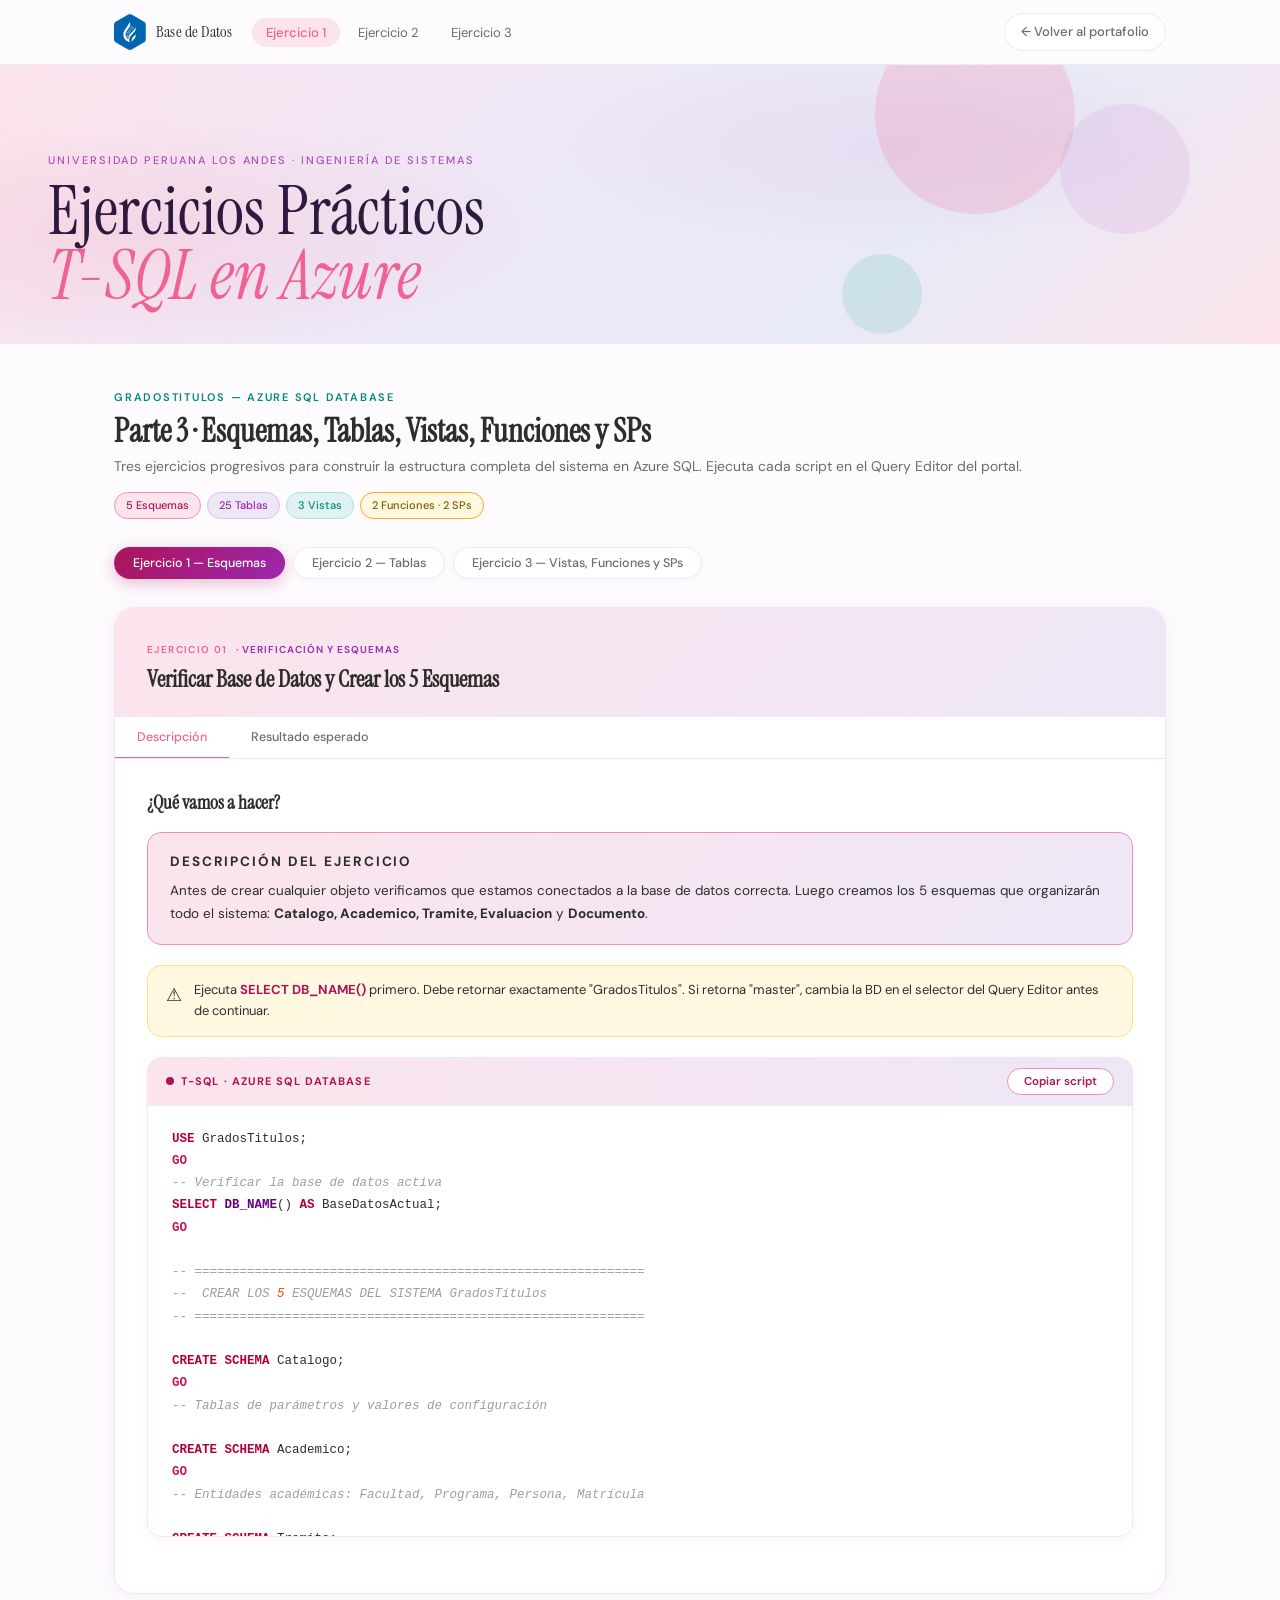
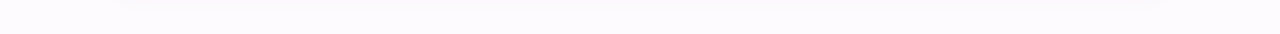
<file: Ejercicios.html>
<!DOCTYPE html>
<html lang="es">
<head>
  <meta charset="UTF-8"/>
  <meta name="viewport" content="width=device-width,initial-scale=1.0"/>
  <title>Ejercicios SQL — GradosTitulos UPLA</title>
  <link rel="preconnect" href="https://fonts.googleapis.com"/>
  <link rel="preconnect" href="https://fonts.gstatic.com" crossorigin/>
  <link href="https://fonts.googleapis.com/css2?family=Instrument+Serif:ital@0;1&family=DM+Sans:ital,wght@0,300;0,400;0,500;0,600;1,300&display=swap" rel="stylesheet"/>
  <style>
    *,*::before,*::after{box-sizing:border-box;margin:0;padding:0}
    :root{
      --rosa:#f06292;--rosa-l:#fce4ec;--lila:#ce93d8;--lila-l:#ede7f6;--morado:#9c27b0;
      --menta:#4db6ac;--menta-l:#e0f2f1;--menta-d:#00897b;
      --azul:#1565c0;--azul-l:#e3f2fd;--azul-m:#42a5f5;
      --text:#2d2d2d;--text-s:#6b6b6b;--bg:#fdfbfe;--white:#ffffff;--border:#f0e6f8;
      --shadow:0 2px 16px rgba(206,147,216,.13);--shadow-h:0 8px 32px rgba(240,98,146,.18);
      --rad:14px;--rad-sm:8px;--rad-pill:99px;
      --font-d:'Instrument Serif',Georgia,serif;
      --font-b:'DM Sans',system-ui,sans-serif;
    }
    html{scroll-behavior:smooth}
    body{font-family:var(--font-b);background:var(--bg);color:var(--text);font-size:15px;line-height:1.65;padding-top:64px}

    /* ── NAV ── */
    .nav{position:fixed;top:0;left:0;right:0;z-index:100;background:rgba(253,251,254,.88);backdrop-filter:blur(14px);border-bottom:1px solid var(--border);transition:background .3s,box-shadow .3s}
    .nav.scrolled{background:rgba(253,251,254,.98);box-shadow:0 2px 20px rgba(206,147,216,.15)}
    .nav-inner{max-width:1100px;margin:0 auto;padding:0 24px;height:64px;display:flex;align-items:center;gap:20px}
    .nav-logo{display:flex;align-items:center;gap:10px;text-decoration:none}
    .logo-img{height:36px;width:auto;object-fit:contain}
    .nav-title{font-family:var(--font-d);font-size:16px;color:var(--text);letter-spacing:.01em}
    .nav-tabs{display:flex;gap:4px;flex:1}
    .nav-tab{font-size:13px;color:var(--text-s);padding:6px 14px;border-radius:var(--rad-pill);transition:background .18s,color .18s;font-weight:400;cursor:pointer;border:none;background:none;font-family:var(--font-b)}
    .nav-tab:hover,.nav-tab.active{background:var(--rosa-l);color:var(--rosa);font-weight:500}
    .btn-back{display:flex;align-items:center;gap:6px;font-family:var(--font-b);font-size:13px;font-weight:500;padding:7px 16px;border-radius:var(--rad-pill);cursor:pointer;border:1.5px solid var(--border);background:var(--white);color:var(--text-s);text-decoration:none;transition:background .18s,border-color .18s,color .18s;margin-left:auto}
    .btn-back:hover{background:var(--rosa-l);border-color:var(--rosa);color:var(--rosa)}

    /* ── TOAST ── */
    .toast{position:fixed;bottom:28px;left:50%;transform:translateX(-50%) translateY(80px);background:var(--white);color:var(--morado);border:1.5px solid var(--lila);border-radius:var(--rad-pill);padding:10px 24px;font-size:14px;font-weight:500;box-shadow:var(--shadow-h);z-index:999;opacity:0;transition:transform .3s,opacity .3s;pointer-events:none}
    .toast.show{transform:translateX(-50%) translateY(0);opacity:1}

    /* ── HERO ── */
    .hero{position:relative;height:280px;background:linear-gradient(135deg,#fce4ec 0%,#ede7f6 40%,#e8eaf6 70%,#fce4ec 100%);overflow:hidden;display:flex;align-items:flex-end;padding:0 48px 36px}
    .hero::before{content:'';position:absolute;inset:0;background:radial-gradient(ellipse 55% 70% at 10% 60%,rgba(240,98,146,.12) 0%,transparent 60%),radial-gradient(ellipse 45% 60% at 70% 30%,rgba(206,147,216,.14) 0%,transparent 60%);animation:holo 8s ease-in-out infinite alternate}
    @keyframes holo{0%{opacity:.8;transform:scale(1)}100%{opacity:1;transform:scale(1.04)}}
    .deco-c{position:absolute;border-radius:50%;opacity:.18;animation:floatC 7s ease-in-out infinite}
    .deco-c.a{width:200px;height:200px;background:var(--rosa);top:-50px;right:16%}
    .deco-c.b{width:130px;height:130px;background:var(--lila);top:40px;right:7%;animation-delay:1.5s}
    .deco-c.c{width:80px;height:80px;background:var(--menta);bottom:10px;right:28%;animation-delay:3s}
    @keyframes floatC{0%,100%{transform:translateY(0)}50%{transform:translateY(-14px)}}
    .hero-text{position:relative;z-index:2}
    .hero-eyebrow{font-size:11px;letter-spacing:.18em;text-transform:uppercase;color:var(--morado);margin-bottom:10px;font-weight:500;opacity:.8}
    .hero-title{font-family:var(--font-d);font-size:clamp(38px,6.5vw,68px);font-weight:400;color:#2d1a3e;line-height:.95}
    .hero-title em{font-style:italic;color:var(--rosa)}

    /* ── WRAP & SECCIÓN ── */
    .wrap{max-width:1100px;margin:0 auto;padding:0 24px}
    .sec-header{padding:44px 0 28px}
    .sec-eyebrow{font-size:11px;letter-spacing:.16em;text-transform:uppercase;color:var(--menta-d);font-weight:600;margin-bottom:8px}
    .sec-title{font-family:var(--font-d);font-size:32px;color:var(--text);line-height:1.1}
    .sec-desc{font-size:14px;color:var(--text-s);margin-top:6px}

    /* ── CHIPS ── */
    .chips{display:flex;flex-wrap:wrap;gap:6px;margin-top:14px}
    .chip{font-size:11px;font-weight:500;padding:3px 11px;border-radius:var(--rad-pill)}
    .chip.rosa{background:var(--rosa-l);color:#ad1457;border:1px solid #f48fb1}
    .chip.lila{background:var(--lila-l);color:var(--morado);border:1px solid #dbbfed}
    .chip.menta{background:var(--menta-l);color:var(--menta-d);border:1px solid #b2dfdb}
    .chip.gold{background:#fff8e1;color:#7b5e00;border:1px solid #f9a825}

    /* ── EJERCICIO PILLS NAV ── */
    .ejerc-nav{display:flex;gap:8px;flex-wrap:wrap;margin-bottom:28px}
    .ejerc-pill{font-family:var(--font-b);font-size:12.5px;font-weight:500;padding:7px 18px;border-radius:var(--rad-pill);cursor:pointer;border:1.5px solid var(--border);background:var(--white);color:var(--text-s);transition:all .18s;box-shadow:0 1px 4px rgba(206,147,216,.08)}
    .ejerc-pill:hover{border-color:var(--rosa);color:var(--rosa);background:var(--rosa-l)}
    .ejerc-pill.active{background:linear-gradient(135deg,#ad1457 0%,var(--morado) 100%);color:#fff;border-color:transparent;box-shadow:0 4px 16px rgba(173,20,87,.28)}

    /* ── CARD EJERCICIO ── */
    .ejerc-card{background:var(--white);border:1px solid var(--border);border-radius:20px;overflow:hidden;box-shadow:var(--shadow);margin-bottom:40px}
    .ejerc-card-header{padding:28px 32px 22px;background:linear-gradient(135deg,var(--rosa-l) 0%,var(--lila-l) 100%);border-bottom:1px solid var(--border)}
    .ejerc-num{font-size:10px;font-weight:600;letter-spacing:.14em;text-transform:uppercase;color:var(--rosa);margin-bottom:4px}
    .ejerc-cat{font-size:10px;font-weight:600;letter-spacing:.1em;text-transform:uppercase;color:var(--morado);margin-left:8px}
    .ejerc-title{font-family:var(--font-d);font-size:23px;color:var(--text);line-height:1.2;margin-top:6px}

    /* ── SUB-TABS ── */
    .sub-tabs{display:flex;gap:0;border-bottom:1px solid var(--border);overflow-x:auto;background:var(--white)}
    .sub-tab{font-family:var(--font-b);font-size:12.5px;font-weight:500;padding:12px 22px;cursor:pointer;border:none;background:none;color:var(--text-s);border-bottom:2px solid transparent;transition:color .18s,border-color .18s;white-space:nowrap;margin-bottom:-1px}
    .sub-tab:hover{color:var(--rosa)}
    .sub-tab.active{color:var(--rosa);border-bottom-color:var(--rosa)}
    .sub-tab.active.lila{color:var(--morado);border-bottom-color:var(--lila)}
    .sub-tab.active.menta{color:var(--menta-d);border-bottom-color:var(--menta)}
    .sub-panel{display:none;padding:28px 32px 36px}
    .sub-panel.active{display:block}
    .sub-title{font-family:var(--font-d);font-size:19px;color:var(--text);margin-bottom:14px}

    /* ── ENUNCIADO ── */
    .enunciado{background:linear-gradient(135deg,var(--rosa-l) 0%,var(--lila-l) 100%);border:1px solid #f48fb1;border-radius:var(--rad);padding:18px 22px;margin-bottom:20px}
    .enunciado-label{font-size:10px;font-weight:700;letter-spacing:.14em;text-transform:uppercase;color:#ad1457;margin-bottom:6px}
    .enunciado p{font-size:13.5px;color:var(--text);line-height:1.7}

    /* ── ALERTS ── */
    .alert-box{display:flex;gap:12px;align-items:flex-start;border-radius:var(--rad);padding:14px 18px;margin-bottom:20px}
    .alert-box.warn{background:#fff8e1;border:1px solid #ffe082}
    .alert-box.info{background:var(--menta-l);border:1px solid #b2dfdb}
    .alert-icon{font-size:18px;flex-shrink:0;margin-top:1px}
    .alert-text{font-size:13px;color:var(--text);line-height:1.6}
    .alert-text strong{color:#ad1457}

    /* ── TABLAS SQL — paleta femenina ── */
    .sql-table-wrap{margin:20px 0;border-radius:var(--rad);overflow:hidden;border:1.5px solid var(--border);box-shadow:var(--shadow)}
    .sql-table-header{padding:10px 16px;display:flex;align-items:center;gap:10px}
    .sql-table-header.rosa-grad{background:linear-gradient(90deg,#ad1457 0%,var(--morado) 100%)}
    .sql-table-header.teal-grad{background:linear-gradient(90deg,var(--menta-d) 0%,var(--menta) 100%)}
    .sql-table-header span{font-size:11px;font-weight:600;color:#fff;letter-spacing:.06em;text-transform:uppercase;opacity:.85}
    .sql-table-header .tbl-name{font-size:13.5px;font-weight:700;color:#fff;opacity:1}
    .sql-table-header .tbl-rows{margin-left:auto;font-size:11px;color:rgba(255,255,255,.7)}
    table.sqltbl{width:100%;border-collapse:collapse;font-family:'Courier New',Courier,monospace;font-size:12px}
    table.sqltbl thead tr{background:linear-gradient(90deg,var(--rosa-l),var(--lila-l))}
    table.sqltbl thead th{padding:9px 13px;text-align:left;font-size:11px;font-weight:700;color:#ad1457;letter-spacing:.05em;text-transform:uppercase;border-bottom:2px solid #f48fb1}
    table.sqltbl thead th.teal-h{color:var(--menta-d);border-bottom-color:var(--menta)}
    table.sqltbl tbody tr{border-bottom:1px solid #fce4ec;transition:background .15s}
    table.sqltbl tbody tr:nth-child(even){background:#fdf4fb}
    table.sqltbl tbody tr:hover{background:var(--rosa-l)}
    table.sqltbl tbody td{padding:8px 13px;color:var(--text);font-size:12px}
    table.sqltbl tbody td.pk{font-weight:700;color:#ad1457}
    table.sqltbl tbody td.fk{color:var(--morado);font-weight:600}
    table.sqltbl tbody td.bit{color:var(--menta-d);font-weight:700}
    table.sqltbl tbody td.num{color:#e65100;font-weight:600}
    table.sqltbl tbody td.str{color:#2e7d32}
    .col-badge{display:inline-block;font-size:9px;padding:1px 5px;border-radius:3px;margin-left:4px;font-family:var(--font-b);font-weight:700;vertical-align:middle}
    .col-badge.pk{background:var(--rosa-l);color:#ad1457;border:1px solid #f48fb1}
    .col-badge.fk{background:var(--lila-l);color:var(--morado);border:1px solid #dbbfed}

    /* ── CÓDIGO — fondo blanco con sintaxis coloreada ── */
    .code-wrap{background:#ffffff;border:1.5px solid var(--border);border-radius:var(--rad);overflow:hidden;margin-bottom:20px;box-shadow:0 2px 12px rgba(206,147,216,.10)}
    .code-header{display:flex;align-items:center;justify-content:space-between;padding:10px 18px;background:linear-gradient(90deg,var(--rosa-l),var(--lila-l));border-bottom:1.5px solid var(--border)}
    .code-lang{font-size:11px;font-weight:700;color:#ad1457;letter-spacing:.1em;text-transform:uppercase;display:flex;align-items:center;gap:7px}
    .code-lang::before{content:'';width:8px;height:8px;border-radius:50%;background:#ad1457;display:inline-block}
    .btn-copy{font-family:var(--font-b);font-size:11.5px;font-weight:600;padding:5px 16px;border-radius:var(--rad-pill);cursor:pointer;border:1.5px solid #f48fb1;background:var(--white);color:#ad1457;transition:background .18s,color .18s}
    .btn-copy:hover{background:#ad1457;color:#fff}
    .code-body{padding:22px 24px;overflow-x:auto;max-height:430px}
    .code-body pre{font-family:'Courier New',Courier,monospace;font-size:12.5px;line-height:1.78;white-space:pre;color:var(--text)}
    /* Colores de sintaxis */
    .kw{color:#b0003a;font-weight:700}
    .fn{color:#6a0080;font-weight:600}
    .sq{color:#2e7d32}
    .nc{color:#e65100}
    .cm{color:#9e9e9e;font-style:italic}
    .ty{color:#880e4f}
    .go{color:#c2185b;font-weight:700}

    @media(max-width:768px){.nav-tabs{display:none}}
    @media(max-width:560px){.hero{padding:0 24px 28px}.sub-panel{padding:20px 18px 26px}.ejerc-card-header{padding:20px 18px 16px}}
  </style>
</head>
<body>

<nav class="nav" id="mainNav">
  <div class="nav-inner">
    <a class="nav-logo" href="#">
      <img src="img/LogoUpla.png" alt="UPLA" class="logo-img"/>
      <span class="nav-title">Base de Datos</span>
    </a>
    <div class="nav-tabs" id="navTabs">
      <button class="nav-tab active" onclick="selectEjerc(0,this)">Ejercicio 1</button>
      <button class="nav-tab" onclick="selectEjerc(1,this)">Ejercicio 2</button>
      <button class="nav-tab" onclick="selectEjerc(2,this)">Ejercicio 3</button>
    </div>
    <a class="btn-back" href="index.html">← Volver al portafolio</a>
  </div>
</nav>

<div class="toast" id="toast"></div>

<!-- HERO -->
<div class="hero">
  <div style="position:absolute;inset:0;pointer-events:none">
    <div class="deco-c a"></div>
    <div class="deco-c b"></div>
    <div class="deco-c c"></div>
  </div>
  <div class="hero-text">
    <p class="hero-eyebrow">Universidad Peruana Los Andes · Ingeniería de Sistemas</p>
    <h1 class="hero-title">Ejercicios Prácticos<br/><em>T-SQL en Azure</em></h1>
  </div>
</div>

<!-- CONTENIDO -->
<div class="wrap">
  <div class="sec-header">
    <p class="sec-eyebrow">GradosTitulos — Azure SQL Database</p>
    <h2 class="sec-title">Parte 3 · Esquemas, Tablas, Vistas, Funciones y SPs</h2>
    <p class="sec-desc">Tres ejercicios progresivos para construir la estructura completa del sistema en Azure SQL. Ejecuta cada script en el Query Editor del portal.</p>
    <div class="chips">
      <span class="chip rosa">5 Esquemas</span>
      <span class="chip lila">25 Tablas</span>
      <span class="chip menta">3 Vistas</span>
      <span class="chip gold">2 Funciones · 2 SPs</span>
    </div>
  </div>

  <div class="ejerc-nav" id="ejercNav">
    <button class="ejerc-pill active" onclick="selectEjerc(0,this)">Ejercicio 1 — Esquemas</button>
    <button class="ejerc-pill" onclick="selectEjerc(1,this)">Ejercicio 2 — Tablas</button>
    <button class="ejerc-pill" onclick="selectEjerc(2,this)">Ejercicio 3 — Vistas, Funciones y SPs</button>
  </div>

  <div id="ejercContainer"></div>
</div>

<script>
/* ═══════════════════════════════════════
   TABLAS SQL (paleta femenina rosa-lila)
═══════════════════════════════════════ */
function tablaTipoTramite(){return `<div class="sql-table-wrap">
  <div class="sql-table-header rosa-grad"><span>SELECT * FROM</span><span class="tbl-name">Catalogo.TipoTramite</span><span class="tbl-rows">4 filas</span></div>
  <table class="sqltbl"><thead><tr>
    <th>IdTipoTramite<span class="col-badge pk">PK</span></th><th>Descripcion</th><th>RequiereTesis</th><th>RequiereSuficiencia</th><th>RequiereBachiller</th><th>Activo</th>
  </tr></thead><tbody>
    <tr><td class="pk">1</td><td class="str">BACHILLER</td><td class="bit">0</td><td class="bit">0</td><td class="bit">0</td><td class="bit">1</td></tr>
    <tr><td class="pk">2</td><td class="str">TITULO_TESIS_INDIVIDUAL</td><td class="bit">1</td><td class="bit">0</td><td class="bit">1</td><td class="bit">1</td></tr>
    <tr><td class="pk">3</td><td class="str">TITULO_TESIS_GRUPAL</td><td class="bit">1</td><td class="bit">0</td><td class="bit">1</td><td class="bit">1</td></tr>
    <tr><td class="pk">4</td><td class="str">TITULO_SUFICIENCIA_PROF</td><td class="bit">0</td><td class="bit">1</td><td class="bit">1</td><td class="bit">1</td></tr>
  </tbody></table>
</div>`;}

function tablaEstadoTramite(){return `<div class="sql-table-wrap">
  <div class="sql-table-header rosa-grad"><span>SELECT * FROM</span><span class="tbl-name">Catalogo.EstadoTramite</span><span class="tbl-rows">8 filas</span></div>
  <table class="sqltbl"><thead><tr>
    <th>IdEstadoTramite<span class="col-badge pk">PK</span></th><th>Descripcion</th><th>EsTerminal</th>
  </tr></thead><tbody>
    <tr><td class="pk">1</td><td class="str">INICIADO</td><td class="bit">0</td></tr>
    <tr><td class="pk">2</td><td class="str">EN_VERIFICACION</td><td class="bit">0</td></tr>
    <tr><td class="pk">3</td><td class="str">EN_PROCESO</td><td class="bit">0</td></tr>
    <tr><td class="pk">4</td><td class="str">OBSERVADO</td><td class="bit">0</td></tr>
    <tr><td class="pk">5</td><td class="str">APROBADO</td><td class="bit">1</td></tr>
    <tr><td class="pk">6</td><td class="str">IMPROCEDENTE</td><td class="bit">1</td></tr>
    <tr><td class="pk">7</td><td class="str">ARCHIVADO</td><td class="bit">1</td></tr>
    <tr><td class="pk">8</td><td class="str">SUSPENDIDO</td><td class="bit">0</td></tr>
  </tbody></table>
</div>`;}

function tablaFacultad(){return `<div class="sql-table-wrap">
  <div class="sql-table-header rosa-grad"><span>SELECT * FROM</span><span class="tbl-name">Academico.Facultad</span><span class="tbl-rows">6 filas</span></div>
  <table class="sqltbl"><thead><tr>
    <th>IdFacultad<span class="col-badge pk">PK</span></th><th>NombreFacultad</th><th>NombreDecano</th><th>Activo</th>
  </tr></thead><tbody>
    <tr><td class="pk">1</td><td class="str">Ciencias Administrativas y Contables</td><td class="str">NULL</td><td class="bit">1</td></tr>
    <tr><td class="pk">2</td><td class="str">Derecho y Ciencias Políticas</td><td class="str">NULL</td><td class="bit">1</td></tr>
    <tr><td class="pk">3</td><td class="str">Ingeniería</td><td class="str">NULL</td><td class="bit">1</td></tr>
    <tr><td class="pk">4</td><td class="str">Ciencias de la Salud</td><td class="str">NULL</td><td class="bit">1</td></tr>
    <tr><td class="pk">5</td><td class="str">Educación y Ciencias Humanas</td><td class="str">NULL</td><td class="bit">1</td></tr>
    <tr><td class="pk">6</td><td class="str">Medicina Humana</td><td class="str">NULL</td><td class="bit">1</td></tr>
  </tbody></table>
</div>`;}

function tablaPersona(){return `<div class="sql-table-wrap">
  <div class="sql-table-header rosa-grad"><span>SELECT * FROM</span><span class="tbl-name">Academico.Persona</span><span class="tbl-rows">3 filas ejemplo</span></div>
  <table class="sqltbl"><thead><tr>
    <th>IdPersona<span class="col-badge pk">PK</span></th><th>DNI</th><th>Nombres</th><th>ApellidoPaterno</th><th>ApellidoMaterno</th><th>TipoPersona</th><th>FechaRegistro</th>
  </tr></thead><tbody>
    <tr><td class="pk">1</td><td class="num">72345678</td><td class="str">Carlos</td><td class="str">Quispe</td><td class="str">Rojas</td><td class="str">ESTUDIANTE</td><td>2026-06-02</td></tr>
    <tr><td class="pk">2</td><td class="num">45678901</td><td class="str">María</td><td class="str">Fernández</td><td class="str">Bejarano</td><td class="str">DOCENTE</td><td>2026-06-02</td></tr>
    <tr><td class="pk">3</td><td class="num">65432109</td><td class="str">Luis</td><td class="str">Huanca</td><td class="str">Torres</td><td class="str">ESTUDIANTE</td><td>2026-06-02</td></tr>
  </tbody></table>
</div>`;}

function tablaTramite(){return `<div class="sql-table-wrap">
  <div class="sql-table-header rosa-grad"><span>SELECT * FROM</span><span class="tbl-name">Tramite.Tramite</span><span class="tbl-rows">3 filas ejemplo</span></div>
  <table class="sqltbl"><thead><tr>
    <th>IdTramite<span class="col-badge pk">PK</span></th><th>IdMatricula<span class="col-badge fk">FK</span></th><th>IdTipoTramite<span class="col-badge fk">FK</span></th><th>IdEstadoTramite<span class="col-badge fk">FK</span></th><th>FechaInicio</th><th>Observaciones</th>
  </tr></thead><tbody>
    <tr><td class="pk">1</td><td class="fk">1</td><td class="fk">1</td><td class="fk">3</td><td>2026-03-15</td><td class="str">NULL</td></tr>
    <tr><td class="pk">2</td><td class="fk">2</td><td class="fk">2</td><td class="fk">2</td><td>2026-04-10</td><td class="str">Pendiente verificación</td></tr>
    <tr><td class="pk">3</td><td class="fk">3</td><td class="fk">4</td><td class="fk">1</td><td>2026-06-01</td><td class="str">NULL</td></tr>
  </tbody></table>
</div>`;}

function tablaSustentacion(){return `<div class="sql-table-wrap">
  <div class="sql-table-header rosa-grad"><span>SELECT * FROM</span><span class="tbl-name">Evaluacion.Sustentacion</span><span class="tbl-rows">2 filas ejemplo</span></div>
  <table class="sqltbl"><thead><tr>
    <th>IdSustentacion<span class="col-badge pk">PK</span></th><th>IdTrabajo<span class="col-badge fk">FK</span></th><th>NroIntento</th><th>FechaHora</th><th>Modalidad</th><th>NotaExposicion</th><th>NotaDefensa</th><th>Condicion</th>
  </tr></thead><tbody>
    <tr><td class="pk">1</td><td class="fk">1</td><td class="num">1</td><td>2026-05-20 09:00</td><td class="str">PRESENCIAL</td><td class="num">15.00</td><td class="num">16.00</td><td class="bit">APROBADO</td></tr>
    <tr><td class="pk">2</td><td class="fk">2</td><td class="num">1</td><td>2026-06-10 10:30</td><td class="str">PRESENCIAL</td><td class="num">11.00</td><td class="num">12.00</td><td class="pk">DESAPROBADO</td></tr>
  </tbody></table>
</div>`;}

function tablaVistaCondicion(){return `<div class="sql-table-wrap">
  <div class="sql-table-header teal-grad"><span>SELECT * FROM</span><span class="tbl-name">Academico.V_CondicionEgresado</span><span class="tbl-rows">Vista calculada</span></div>
  <table class="sqltbl"><thead><tr>
    <th class="teal-h">IdMatricula</th><th class="teal-h">DNI</th><th class="teal-h">NombreCompleto</th><th class="teal-h">NombrePrograma</th><th class="teal-h">CreditosAprobados</th><th class="teal-h">EsEgresado</th>
  </tr></thead><tbody>
    <tr><td class="pk">1</td><td class="num">72345678</td><td class="str">Carlos Quispe Rojas</td><td class="str">Ingeniería de Sistemas</td><td class="num">220</td><td class="bit">1 ✅</td></tr>
    <tr><td class="pk">2</td><td class="num">65432109</td><td class="str">Luis Huanca Torres</td><td class="str">Administración</td><td class="num">185</td><td class="pk">0 ❌</td></tr>
  </tbody></table>
</div>`;}

function tablaVistaEstado(){return `<div class="sql-table-wrap">
  <div class="sql-table-header teal-grad"><span>SELECT * FROM</span><span class="tbl-name">Tramite.V_EstadoTrabajo</span><span class="tbl-rows">Vista calculada</span></div>
  <table class="sqltbl"><thead><tr>
    <th class="teal-h">IdTrabajo</th><th class="teal-h">IdTramite</th><th class="teal-h">TipoTrabajo</th><th class="teal-h">Titulo</th><th class="teal-h">ModalidadAutoria</th><th class="teal-h">EstadoActual</th>
  </tr></thead><tbody>
    <tr><td class="pk">1</td><td class="fk">2</td><td class="str">TESIS_CUANTITATIVA</td><td class="str">Impacto del e-learning en UPLA...</td><td class="str">INDIVIDUAL</td><td style="color:#2e7d32;font-weight:700">SUSTENTADO_APROBADO ✅</td></tr>
    <tr><td class="pk">2</td><td class="fk">3</td><td class="str">SUFICIENCIA_PROFESIONAL</td><td class="str">Gestión BDD en PyMEs de Junín...</td><td class="str">INDIVIDUAL</td><td style="color:var(--morado);font-weight:700">EN_DESARROLLO 🔵</td></tr>
  </tbody></table>
</div>`;}

/* ═══════════════════════════════════════
   SINTAXIS COLOREADA (fondo blanco)
═══════════════════════════════════════ */
function colorSQL(raw){
  let s = raw.replace(/&/g,'&amp;').replace(/</g,'&lt;').replace(/>/g,'&gt;');
  // Comentarios primero
  s = s.replace(/(--[^\n]*)/g,'<span class="cm">$1</span>');
  // Strings
  s = s.replace(/'([^']*)'/g,"<span class='sq'>'$1'</span>");
  // Números
  s = s.replace(/\b(\d+(\.\d+)?)\b/g,'<span class="nc">$1</span>');
  // GO
  s = s.replace(/\bGO\b/g,'<span class="go">GO</span>');
  // Tipos de dato
  ['TINYINT','SMALLINT','BIGINT','INT','VARCHAR','CHAR','NVARCHAR','BIT','DATE','DATETIME2','DECIMAL','FLOAT','MONEY'].forEach(t=>{
    s=s.replace(new RegExp('\\b('+t+')\\b','g'),'<span class="ty">$1</span>');
  });
  // Funciones
  ['SYSDATETIME','SCOPE_IDENTITY','DB_NAME','ISNULL','COUNT','SUM','CAST','CONVERT','@@TRANCOUNT'].forEach(f=>{
    s=s.replace(new RegExp('\\b('+f+')\\b','g'),'<span class="fn">$1</span>');
  });
  // Multi-palabra keywords primero
  ['CREATE OR ALTER','CREATE SCHEMA','CREATE TABLE','CREATE VIEW','CREATE PROCEDURE','CREATE FUNCTION',
   'ORDER BY','GROUP BY','INSERT INTO','PRIMARY KEY','COMMIT TRANSACTION','ROLLBACK TRANSACTION',
   'BEGIN TRANSACTION','BEGIN TRY','END TRY','BEGIN CATCH','END CATCH','SET NOCOUNT ON',
   'NOT EXISTS','FOREIGN KEY','REFERENCES'].forEach(kw=>{
    s=s.replace(new RegExp(kw,'g'),'<span class="kw">'+kw+'</span>');
  });
  // Keywords simples
  ['USE','SELECT','FROM','WHERE','JOIN','ON','IN','AS','AND','OR','NOT','VALUES','RETURNS',
   'IF','ELSE','THROW','RETURN','CASE','WHEN','THEN','SET','INTO','OUTPUT','DEFAULT',
   'CONSTRAINT','UNIQUE','CHECK','IDENTITY','NULL','NOCOUNT','BETWEEN','DECLARE','EXEC'].forEach(kw=>{
    s=s.replace(new RegExp('\\b('+kw+')\\b','g'),'<span class="kw">$1</span>');
  });
  return s;
}

/* ═══════════════════════════════════════
   DATOS DE LOS 3 EJERCICIOS
═══════════════════════════════════════ */
const ejercicios = [
  {
    num:'Ejercicio 01', cat:'Verificación y Esquemas',
    titulo:'Verificar Base de Datos y Crear los 5 Esquemas',
    subs:[
      {
        key:'sub1', label:'Descripción', color:'',
        subtitulo:'¿Qué vamos a hacer?',
        desc:'Antes de crear cualquier objeto verificamos que estamos conectados a la base de datos correcta. Luego creamos los 5 esquemas que organizarán todo el sistema: <strong>Catalogo, Academico, Tramite, Evaluacion</strong> y <strong>Documento</strong>.',
        nota:{tipo:'warn',icono:'⚠️',texto:'Ejecuta <strong>SELECT DB_NAME()</strong> primero. Debe retornar exactamente "GradosTitulos". Si retorna "master", cambia la BD en el selector del Query Editor antes de continuar.'},
        tablas:[],
        sql:`USE GradosTitulos;
GO
-- Verificar la base de datos activa
SELECT DB_NAME() AS BaseDatosActual;
GO

-- ============================================================
--  CREAR LOS 5 ESQUEMAS DEL SISTEMA GradosTitulos
-- ============================================================

CREATE SCHEMA Catalogo;
GO
-- Tablas de parámetros y valores de configuración

CREATE SCHEMA Academico;
GO
-- Entidades académicas: Facultad, Programa, Persona, Matrícula

CREATE SCHEMA Tramite;
GO
-- Proceso administrativo: Trámite, Pago, Coordinación

CREATE SCHEMA Evaluacion;
GO
-- Evaluaciones, sustentaciones y jurados

CREATE SCHEMA Documento;
GO
-- Resoluciones, diplomas y archivos digitales

-- ============================================================
--  VERIFICAR QUE LOS 5 ESQUEMAS EXISTEN
-- ============================================================
SELECT s.name AS Esquema, s.schema_id
FROM sys.schemas
WHERE name IN ('Catalogo','Academico','Tramite','Evaluacion','Documento')
ORDER BY s.name;
GO`
      },
      {
        key:'sub2', label:'Resultado esperado', color:'lila',
        subtitulo:'¿Qué debería mostrar el Query Editor?',
        desc:'Al ejecutar la verificación final, el editor mostrará exactamente 5 filas con los esquemas creados y sus IDs asignados automáticamente por el sistema.',
        nota:{tipo:'info',icono:'ℹ️',texto:'Si algún esquema ya existe de una ejecución anterior, SQL Server lanzará el error <strong>"There is already an object named..."</strong>. Puedes ignorarlo — significa que ya estaba creado.'},
        tablas:[],
        sql:`-- Resultado esperado al consultar sys.schemas:
-- ┌─────────────┬───────────┐
-- │ Esquema     │ schema_id │
-- ├─────────────┼───────────┤
-- │ Academico   │    5      │
-- │ Catalogo    │    6      │
-- │ Documento   │    7      │
-- │ Evaluacion  │    8      │
-- │ Tramite     │    9      │
-- └─────────────┴───────────┘

-- Consulta adicional: ver todos los objetos por esquema
SELECT
    s.name        AS Esquema,
    t.name        AS Tabla,
    t.create_date AS FechaCreacion
FROM sys.tables  t
JOIN sys.schemas s ON s.schema_id = t.schema_id
WHERE s.name IN ('Catalogo','Academico','Tramite','Evaluacion','Documento')
ORDER BY s.name, t.name;
GO`
      }
    ]
  },
  {
    num:'Ejercicio 02', cat:'Catálogos y Estructura Académica',
    titulo:'Crear Tablas de Catálogo y Académicas',
    subs:[
      {
        key:'sub1', label:'Tablas Catálogo', color:'',
        subtitulo:'Script: TipoTramite y EstadoTramite',
        desc:'Las primeras tablas son catálogos de valores fijos. <strong>TipoTramite</strong> define si un proceso requiere tesis, suficiencia o bachiller. <strong>EstadoTramite</strong> representa el ciclo de vida de cada trámite administrativo.',
        nota:{tipo:'warn',icono:'⚠️',texto:'Ejecuta cada bloque <strong>GO</strong> por separado en el Query Editor del portal Azure. Para scripts largos sin límite usa <strong>SSMS</strong> conectado a srv-gradostitulos-upla.database.windows.net.'},
        tablas:[tablaTipoTramite, tablaEstadoTramite],
        sql:`USE GradosTitulos;
GO

-- T01: TIPO DE TRÁMITE
CREATE TABLE Catalogo.TipoTramite (
    IdTipoTramite       TINYINT     NOT NULL,
    Descripcion         VARCHAR(60) NOT NULL,
    RequiereTesis       BIT         NOT NULL DEFAULT 0,
    RequiereSuficiencia BIT         NOT NULL DEFAULT 0,
    RequiereBachiller   BIT         NOT NULL DEFAULT 0,
    Activo              BIT         NOT NULL DEFAULT 1,
    CONSTRAINT PK_TipoTramite PRIMARY KEY (IdTipoTramite),
    CONSTRAINT UQ_TipoTramite_Descripcion UNIQUE (Descripcion)
);
GO

INSERT INTO Catalogo.TipoTramite VALUES
(1, 'BACHILLER',               0, 0, 0, 1),
(2, 'TITULO_TESIS_INDIVIDUAL', 1, 0, 1, 1),
(3, 'TITULO_TESIS_GRUPAL',     1, 0, 1, 1),
(4, 'TITULO_SUFICIENCIA_PROF', 0, 1, 1, 1);
GO

-- T02: ESTADO DEL TRÁMITE
CREATE TABLE Catalogo.EstadoTramite (
    IdEstadoTramite TINYINT     NOT NULL,
    Descripcion     VARCHAR(40) NOT NULL,
    EsTerminal      BIT         NOT NULL DEFAULT 0,
    CONSTRAINT PK_EstadoTramite PRIMARY KEY (IdEstadoTramite)
);
GO

INSERT INTO Catalogo.EstadoTramite VALUES
(1,'INICIADO',0),(2,'EN_VERIFICACION',0),(3,'EN_PROCESO',0),
(4,'OBSERVADO',0),(5,'APROBADO',1),(6,'IMPROCEDENTE',1),
(7,'ARCHIVADO',1),(8,'SUSPENDIDO',0);
GO`
      },
      {
        key:'sub2', label:'Tablas Académicas', color:'lila',
        subtitulo:'Script: Facultad y Persona',
        desc:'<strong>Academico.Facultad</strong> almacena las 6 facultades de la UPLA. <strong>Academico.Persona</strong> es la entidad central que unifica estudiantes y docentes, con un CHECK constraint en el tipo de persona.',
        nota:{tipo:'info',icono:'ℹ️',texto:'La columna <strong>TipoPersona</strong> tiene un CHECK que solo acepta "ESTUDIANTE" o "DOCENTE". Insertar cualquier otro valor lanzará un error de constraint.'},
        tablas:[tablaFacultad, tablaPersona],
        sql:`USE GradosTitulos;
GO

-- T04: FACULTAD
CREATE TABLE Academico.Facultad (
    IdFacultad     TINYINT      NOT NULL IDENTITY(1,1),
    NombreFacultad VARCHAR(100) NOT NULL,
    NombreDecano   VARCHAR(150) NULL,
    Activo         BIT          NOT NULL DEFAULT 1,
    CONSTRAINT PK_Facultad PRIMARY KEY (IdFacultad),
    CONSTRAINT UQ_Facultad_Nombre UNIQUE (NombreFacultad)
);
GO

INSERT INTO Academico.Facultad (NombreFacultad) VALUES
('Ciencias Administrativas y Contables'),
('Derecho y Ciencias Políticas'),
('Ingeniería'),
('Ciencias de la Salud'),
('Educación y Ciencias Humanas'),
('Medicina Humana');
GO

-- T07: PERSONA (estudiantes y docentes)
CREATE TABLE Academico.Persona (
    IdPersona       INT          NOT NULL IDENTITY(1,1),
    DNI             CHAR(8)      NOT NULL,
    Nombres         VARCHAR(80)  NOT NULL,
    ApellidoPaterno VARCHAR(60)  NOT NULL,
    ApellidoMaterno VARCHAR(60)  NULL,
    Correo          VARCHAR(120) NULL,
    Telefono        VARCHAR(15)  NULL,
    TipoPersona     VARCHAR(15)  NOT NULL,
    FechaRegistro   DATETIME2    NOT NULL DEFAULT SYSDATETIME(),
    CONSTRAINT PK_Persona PRIMARY KEY (IdPersona),
    CONSTRAINT UQ_Persona_DNI UNIQUE (DNI),
    CONSTRAINT CHK_Persona_Tipo CHECK (TipoPersona IN ('ESTUDIANTE','DOCENTE'))
);
GO

INSERT INTO Academico.Persona (DNI, Nombres, ApellidoPaterno, ApellidoMaterno, TipoPersona) VALUES
('72345678','Carlos','Quispe','Rojas','ESTUDIANTE'),
('45678901','María','Fernández','Bejarano','DOCENTE'),
('65432109','Luis','Huanca','Torres','ESTUDIANTE');
GO`
      },
      {
        key:'sub3', label:'Tablas de Proceso', color:'menta',
        subtitulo:'Script: Tramite y Sustentacion',
        desc:'<strong>Tramite.Tramite</strong> registra cada solicitud vinculada a una matrícula. <strong>Evaluacion.Sustentacion</strong> admite hasta 2 intentos por trabajo, con notas de exposición y defensa.',
        nota:{tipo:'warn',icono:'⚠️',texto:'<strong>Tramite.Tramite</strong> depende de Catalogo.TipoTramite y Catalogo.EstadoTramite. Esas tablas deben existir antes de ejecutar este script.'},
        tablas:[tablaTramite, tablaSustentacion],
        sql:`USE GradosTitulos;
GO

-- T11: TRÁMITE (proceso principal)
CREATE TABLE Tramite.Tramite (
    IdTramite       INT          NOT NULL IDENTITY(1,1),
    IdMatricula     INT          NOT NULL,
    IdTipoTramite   TINYINT      NOT NULL,
    IdEstadoTramite TINYINT      NOT NULL DEFAULT 1,
    IdCoordinacion  TINYINT      NOT NULL,
    FechaInicio     DATE         NOT NULL DEFAULT CAST(SYSDATETIME() AS DATE),
    FechaUltMod     DATETIME2    NOT NULL DEFAULT SYSDATETIME(),
    Observaciones   VARCHAR(500) NULL,
    CONSTRAINT PK_Tramite PRIMARY KEY (IdTramite),
    CONSTRAINT FK_Tramite_TipoTramite FOREIGN KEY (IdTipoTramite)
        REFERENCES Catalogo.TipoTramite (IdTipoTramite),
    CONSTRAINT FK_Tramite_EstadoTramite FOREIGN KEY (IdEstadoTramite)
        REFERENCES Catalogo.EstadoTramite (IdEstadoTramite)
);
GO

-- T22: SUSTENTACION
CREATE TABLE Evaluacion.Sustentacion (
    IdSustentacion  INT          NOT NULL IDENTITY(1,1),
    IdTrabajo       INT          NOT NULL,
    NroIntento      TINYINT      NOT NULL DEFAULT 1,
    FechaHora       DATETIME2    NOT NULL,
    Modalidad       VARCHAR(14)  NOT NULL DEFAULT 'PRESENCIAL',
    NotaExposicion  DECIMAL(4,2) NULL,
    NotaDefensa     DECIMAL(4,2) NULL,
    Condicion       VARCHAR(12)  NULL,
    AprobacionTipo  VARCHAR(12)  NULL,
    NroActa         VARCHAR(40)  NULL,
    CONSTRAINT PK_Sustentacion PRIMARY KEY (IdSustentacion),
    CONSTRAINT CHK_Sust_Intento CHECK (NroIntento BETWEEN 1 AND 2),
    CONSTRAINT UQ_Sust_Trabajo_Intento UNIQUE (IdTrabajo, NroIntento),
    CONSTRAINT CHK_Sust_Modalidad CHECK (Modalidad IN ('PRESENCIAL','VIRTUAL'))
);
GO`
      }
    ]
  },
  {
    num:'Ejercicio 03', cat:'Vistas, Funciones y Stored Procedures',
    titulo:'Crear Vistas, Funciones y Procedimientos Almacenados',
    subs:[
      {
        key:'sub1', label:'Vistas (Views)', color:'',
        subtitulo:'Script: V_CondicionEgresado y V_EstadoTrabajo',
        desc:'Las vistas encapsulan consultas complejas. <strong>V_CondicionEgresado</strong> calcula si un alumno cumple todos los requisitos de egreso. <strong>V_EstadoTrabajo</strong> muestra el estado actual de cada trabajo de investigación.',
        nota:{tipo:'info',icono:'ℹ️',texto:'Se usa <strong>CREATE OR ALTER VIEW</strong> para que el script sea repetible: si la vista ya existe la actualiza, si no la crea. Disponible desde SQL Server 2016 / Azure SQL.'},
        tablas:[tablaVistaCondicion, tablaVistaEstado],
        sql:`USE GradosTitulos;
GO

-- VISTA V01: Condición de Egresado
-- Calcula si el alumno cumple TODOS los requisitos de egreso
CREATE OR ALTER VIEW Academico.V_CondicionEgresado AS
SELECT
    m.IdMatricula,
    m.IdEstudiante,
    p.DNI,
    p.Nombres + ' ' + p.ApellidoPaterno
        + ' ' + ISNULL(p.ApellidoMaterno,'') AS NombreCompleto,
    m.IdPrograma,
    pr.NombrePrograma,
    m.CreditosAprobados,
    CASE
        WHEN m.AsignaturasAprobadas = 1
         AND m.PracticasCompletadas = 1
         AND m.IdiomaAprobado       = 1
         AND m.ProyeccionSocial     = 1
         AND m.TieneDeuda           = 0
        THEN CAST(1 AS BIT)
        ELSE CAST(0 AS BIT)
    END AS EsEgresado
FROM Academico.Matricula        m
JOIN Academico.Persona          p  ON p.IdPersona   = m.IdEstudiante
JOIN Academico.ProgramaEstudios pr ON pr.IdPrograma = m.IdPrograma;
GO

-- VISTA V02: Estado actual de cada Trabajo de Investigación
CREATE OR ALTER VIEW Tramite.V_EstadoTrabajo AS
SELECT
    ti.IdTrabajo,
    ti.IdTramite,
    ti.TipoTrabajo,
    ti.Titulo,
    ti.ModalidadAutoria,
    et.Descripcion AS EstadoActual
FROM Tramite.TrabajoInvestigacion ti
JOIN Tramite.Tramite              tr ON tr.IdTramite       = ti.IdTramite
JOIN Catalogo.EstadoTramite       et ON et.IdEstadoTramite = tr.IdEstadoTramite;
GO`
      },
      {
        key:'sub2', label:'Funciones (Functions)', color:'lila',
        subtitulo:'Script: F_CicloMinimoPlan',
        desc:'La función escalar <strong>F_CicloMinimoPlan</strong> devuelve el ciclo mínimo desde el que un estudiante puede iniciar su trámite, según el número total de semestres del plan de estudios de su programa.',
        nota:{tipo:'info',icono:'ℹ️',texto:'Esta función escalar puede usarse directamente en columnas de un SELECT, en condiciones WHERE o dentro de otros procedimientos almacenados sin necesidad de declarar variables intermedias.'},
        tablas:[],
        sql:`USE GradosTitulos;
GO

-- FUNCIÓN F01: Ciclo mínimo habilitado según el plan de estudios
-- Parámetro : total de semestres del programa (10, 12 o 14)
-- Retorna   : número del ciclo mínimo para iniciar trámite
CREATE OR ALTER FUNCTION Academico.F_CicloMinimoPlan (
    @NumSemestres TINYINT
)
RETURNS TINYINT
AS
BEGIN
    RETURN CASE @NumSemestres
        WHEN 10 THEN 9    -- Plan de 10 ciclos → desde ciclo 9
        WHEN 12 THEN 11   -- Plan de 12 ciclos → desde ciclo 11
        WHEN 14 THEN 13   -- Plan de 14 ciclos → desde ciclo 13
        ELSE NULL         -- Plan no reconocido
    END;
END;
GO

-- EJEMPLO DE USO:
SELECT
    Academico.F_CicloMinimoPlan(10) AS CicloMin_10sem,   -- Resultado: 9
    Academico.F_CicloMinimoPlan(12) AS CicloMin_12sem,   -- Resultado: 11
    Academico.F_CicloMinimoPlan(14) AS CicloMin_14sem;   -- Resultado: 13
GO`
      },
      {
        key:'sub3', label:'Stored Procedures', color:'menta',
        subtitulo:'Script: SP_RegistrarTramite',
        desc:'El stored procedure <strong>SP_RegistrarTramite</strong> encapsula la lógica de negocio completa: valida que la matrícula exista, inserta el trámite dentro de una transacción y retorna el nuevo ID generado como parámetro OUTPUT.',
        nota:{tipo:'warn',icono:'⚠️',texto:'El patrón <strong>BEGIN TRY / BEGIN CATCH</strong> con <strong>ROLLBACK TRANSACTION</strong> garantiza que si algo falla en el INSERT, la transacción se deshace completamente y el error sube hacia la aplicación con <strong>THROW</strong>.'},
        tablas:[],
        sql:`USE GradosTitulos;
GO

-- SP01: Registrar un nuevo Trámite con manejo de errores
CREATE OR ALTER PROCEDURE Tramite.SP_RegistrarTramite
    @IdMatricula    INT,
    @IdTipoTramite  TINYINT,
    @IdCoordinacion TINYINT,
    @IdTramite      INT OUTPUT   -- Retorna el ID generado
AS
BEGIN
    SET NOCOUNT ON;

    BEGIN TRY
        BEGIN TRANSACTION;

        -- Validación: la matrícula debe existir
        IF NOT EXISTS (
            SELECT 1 FROM Academico.Matricula
            WHERE IdMatricula = @IdMatricula
        )
            THROW 50001, 'La matrícula especificada no existe.', 1;

        -- Inserción del trámite con estado inicial INICIADO (1)
        INSERT INTO Tramite.Tramite (
            IdMatricula, IdTipoTramite, IdEstadoTramite, IdCoordinacion
        )
        VALUES (
            @IdMatricula, @IdTipoTramite, 1, @IdCoordinacion
        );

        -- Capturar el ID recién generado
        SET @IdTramite = SCOPE_IDENTITY();

        COMMIT TRANSACTION;
    END TRY
    BEGIN CATCH
        IF @@TRANCOUNT > 0
            ROLLBACK TRANSACTION;
        THROW; -- Re-lanza el error hacia la aplicación
    END CATCH;
END;
GO

-- EJEMPLO DE EJECUCIÓN:
DECLARE @NuevoId INT;
EXEC Tramite.SP_RegistrarTramite
    @IdMatricula    = 1,
    @IdTipoTramite  = 2,
    @IdCoordinacion = 1,
    @IdTramite      = @NuevoId OUTPUT;
SELECT @NuevoId AS NuevoIdTramite;
GO`
      }
    ]
  }
];

/* ═══════════════════════════════════════
   ESTADO Y RENDER
═══════════════════════════════════════ */
let ejercActivo = 0;
const subActiva = {};

function selectEjerc(i, btn){
  ejercActivo = i;
  document.querySelectorAll('.ejerc-pill').forEach(p=>p.classList.remove('active'));
  document.querySelectorAll('.ejerc-pill')[i]?.classList.add('active');
  document.querySelectorAll('.nav-tab').forEach(t=>t.classList.remove('active'));
  document.querySelectorAll('.nav-tab')[i]?.classList.add('active');
  renderCard(i);
  window.scrollTo({top:260, behavior:'smooth'});
}

function renderCard(i){
  const e = ejercicios[i];
  const sub = subActiva[i] || e.subs[0].key;

  const tabsHtml = e.subs.map(s=>{
    const isActive = sub === s.key;
    return `<button class="sub-tab ${isActive?'active '+s.color:''}" onclick="switchSub(${i},'${s.key}',this)">${s.label}</button>`;
  }).join('');

  const panelsHtml = e.subs.map(s=>{
    const isActive = sub === s.key;
    const alertHtml = s.nota
      ? `<div class="alert-box ${s.nota.tipo}"><span class="alert-icon">${s.nota.icono}</span><p class="alert-text">${s.nota.texto}</p></div>` : '';
    const tablasHtml = s.tablas.map(fn=>fn()).join('');
    const codeId = 'code_'+i+'_'+s.key;
    const codeHtml = s.sql
      ? `<div class="code-wrap"><div class="code-header"><span class="code-lang">T-SQL · Azure SQL Database</span><button class="btn-copy" onclick="copiar('${codeId}')">Copiar script</button></div><div class="code-body"><pre id="${codeId}">${colorSQL(s.sql)}</pre></div></div>` : '';
    return `<div class="sub-panel ${isActive?'active':''}" id="sp_${i}_${s.key}">
      <h4 class="sub-title">${s.subtitulo}</h4>
      <div class="enunciado"><p class="enunciado-label">Descripción del ejercicio</p><p>${s.desc}</p></div>
      ${alertHtml}${tablasHtml}${codeHtml}
    </div>`;
  }).join('');

  document.getElementById('ejercContainer').innerHTML = `
    <div class="ejerc-card">
      <div class="ejerc-card-header">
        <div><span class="ejerc-num">${e.num}</span><span class="ejerc-cat">· ${e.cat}</span></div>
        <h3 class="ejerc-title">${e.titulo}</h3>
      </div>
      <div class="sub-tabs">${tabsHtml}</div>
      ${panelsHtml}
    </div>`;
}

function switchSub(pi, key, btn){
  subActiva[pi] = key;
  const card = document.getElementById('ejercContainer').querySelector('.ejerc-card');
  const colorCls = ejercicios[pi].subs.find(s=>s.key===key)?.color || '';
  card.querySelectorAll('.sub-tab').forEach(t=>t.classList.remove('active','lila','menta'));
  btn.classList.add('active');
  if(colorCls) btn.classList.add(colorCls);
  card.querySelectorAll('.sub-panel').forEach(p=>p.classList.remove('active'));
  document.getElementById('sp_'+pi+'_'+key)?.classList.add('active');
}

function copiar(id){
  const el = document.getElementById(id);
  if(!el) return;
  const ta = document.createElement('textarea');
  ta.value = el.innerText;
  document.body.appendChild(ta); ta.select(); document.execCommand('copy'); document.body.removeChild(ta);
  showToast('✅ Script copiado al portapapeles');
}

function showToast(msg){
  const t = document.getElementById('toast');
  t.textContent = msg; t.classList.add('show');
  setTimeout(()=>t.classList.remove('show'), 3000);
}

window.addEventListener('scroll',()=>{
  document.getElementById('mainNav').classList.toggle('scrolled', scrollY>20);
});

renderCard(0);
</script>
</body>
</html>
</file>
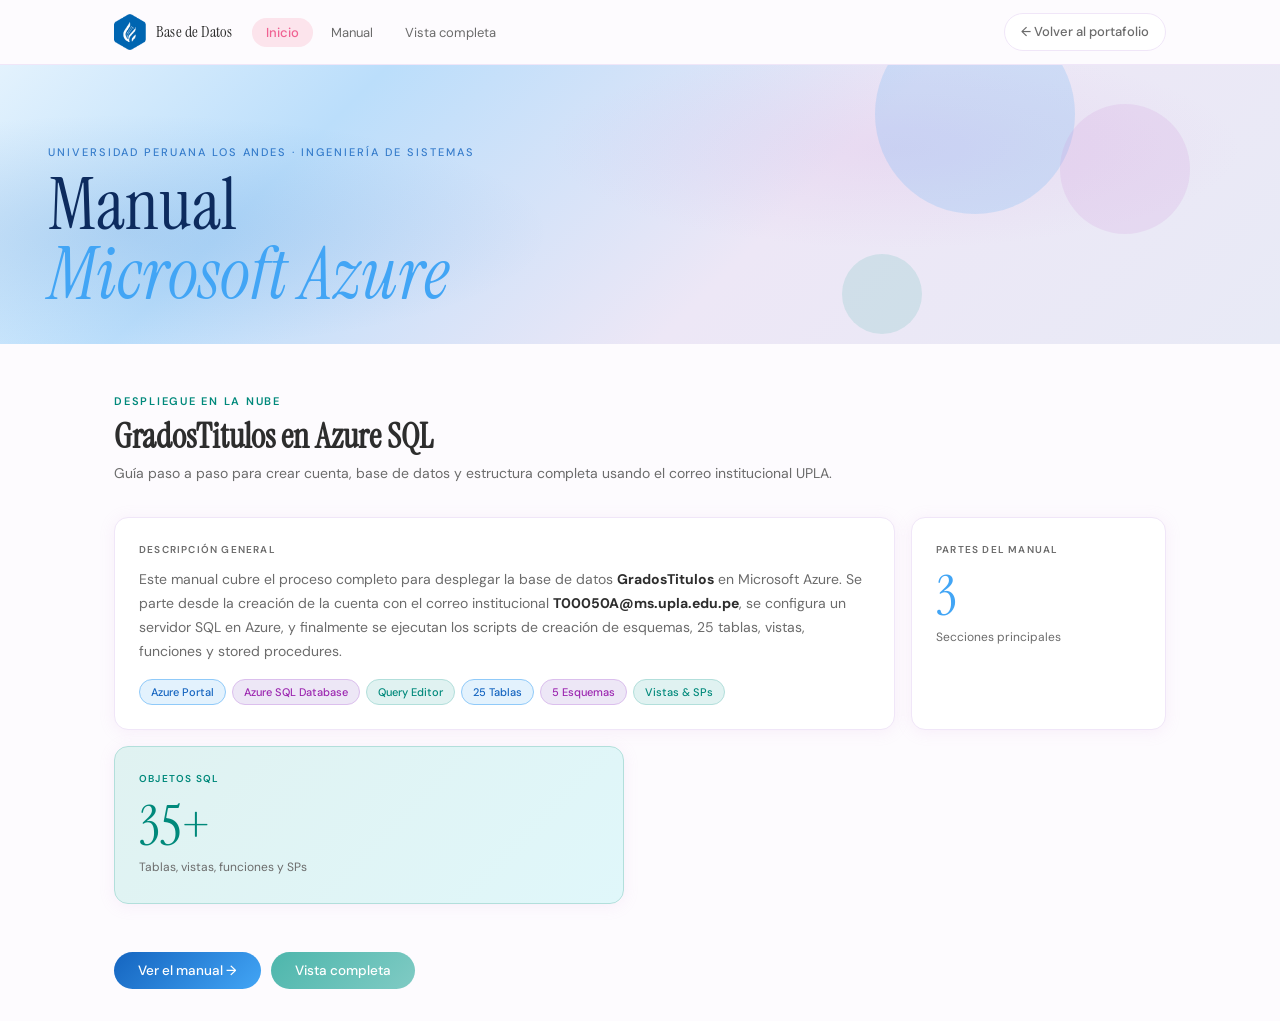
<file: Manual.html>
<!DOCTYPE html>
<html lang="es">
<head>
  <meta charset="UTF-8"/>
  <meta name="viewport" content="width=device-width,initial-scale=1.0"/>
  <title>Manual Azure — GradosTitulos UPLA</title>
  <link rel="preconnect" href="https://fonts.googleapis.com"/>
  <link rel="preconnect" href="https://fonts.gstatic.com" crossorigin/>
  <link href="https://fonts.googleapis.com/css2?family=Instrument+Serif:ital@0;1&family=DM+Sans:ital,wght@0,300;0,400;0,500;0,600;1,300&display=swap" rel="stylesheet"/>
  <style>
    *,*::before,*::after{box-sizing:border-box;margin:0;padding:0}
    :root{
      --rosa:#f06292;--rosa-l:#fce4ec;--lila:#ce93d8;--lila-l:#ede7f6;--morado:#9c27b0;
      --menta:#4db6ac;--menta-l:#e0f2f1;--menta-d:#00897b;
      --azul:#1565c0;--azul-l:#e3f2fd;--azul-m:#42a5f5;
      --text:#2d2d2d;--text-s:#6b6b6b;--bg:#fdfbfe;--white:#ffffff;--border:#f0e6f8;
      --shadow:0 2px 16px rgba(206,147,216,.13);--shadow-h:0 8px 32px rgba(240,98,146,.18);
      --rad:14px;--rad-sm:8px;--rad-pill:99px;
      --font-d:'Instrument Serif',Georgia,serif;--font-b:'DM Sans',system-ui,sans-serif;
    }
    html{scroll-behavior:smooth}
    body{font-family:var(--font-b);background:var(--bg);color:var(--text);font-size:15px;line-height:1.65;padding-top:64px}
    .nav{position:fixed;top:0;left:0;right:0;z-index:100;background:rgba(253,251,254,.88);backdrop-filter:blur(14px);border-bottom:1px solid var(--border);transition:background .3s,box-shadow .3s}
    .nav.scrolled{background:rgba(253,251,254,.98);box-shadow:0 2px 20px rgba(206,147,216,.15)}
    .nav-inner{max-width:1100px;margin:0 auto;padding:0 24px;height:64px;display:flex;align-items:center;gap:20px}
    .nav-logo{display:flex;align-items:center;gap:10px;text-decoration:none}
    .logo-img{height:36px;width:auto;object-fit:contain}
    .nav-title{font-family:var(--font-d);font-size:16px;color:var(--text);letter-spacing:.01em}
    .nav-tabs{display:flex;gap:4px;flex:1}
    .nav-tab{font-size:13px;color:var(--text-s);padding:6px 14px;border-radius:var(--rad-pill);transition:background .18s,color .18s;font-weight:400;cursor:pointer;border:none;background:none;font-family:var(--font-b)}
    .nav-tab:hover,.nav-tab.active{background:var(--rosa-l);color:var(--rosa);font-weight:500}
    .btn-back{display:flex;align-items:center;gap:6px;font-family:var(--font-b);font-size:13px;font-weight:500;padding:7px 16px;border-radius:var(--rad-pill);cursor:pointer;border:1.5px solid var(--border);background:var(--white);color:var(--text-s);text-decoration:none;transition:background .18s,border-color .18s,color .18s;margin-left:auto}
    .btn-back:hover{background:var(--rosa-l);border-color:var(--rosa);color:var(--rosa)}
    .panel{display:none}.panel.active{display:block}
    .toast{position:fixed;bottom:28px;left:50%;transform:translateX(-50%) translateY(80px);background:var(--white);color:var(--morado);border:1.5px solid var(--lila);border-radius:var(--rad-pill);padding:10px 24px;font-size:14px;font-weight:500;box-shadow:var(--shadow-h);z-index:999;opacity:0;transition:transform .3s,opacity .3s;pointer-events:none}
    .toast.show{transform:translateX(-50%) translateY(0);opacity:1}
    .hero{position:relative;height:280px;background:linear-gradient(135deg,#e3f2fd 0%,#bbdefb 25%,#ede7f6 60%,#e8eaf6 100%);overflow:hidden;display:flex;align-items:flex-end;padding:0 48px 36px}
    .hero::before{content:'';position:absolute;inset:0;background:radial-gradient(ellipse 55% 70% at 10% 60%,rgba(21,101,192,.15) 0%,transparent 60%),radial-gradient(ellipse 45% 60% at 70% 30%,rgba(206,147,216,.16) 0%,transparent 60%);animation:holo 8s ease-in-out infinite alternate}
    @keyframes holo{0%{opacity:.8;transform:scale(1)}100%{opacity:1;transform:scale(1.04)}}
    .deco-c{position:absolute;border-radius:50%;opacity:.18;animation:floatC 7s ease-in-out infinite}
    .deco-c.a{width:200px;height:200px;background:var(--azul-m);top:-50px;right:16%}
    .deco-c.b{width:130px;height:130px;background:var(--lila);top:40px;right:7%;animation-delay:1.5s}
    .deco-c.c{width:80px;height:80px;background:var(--menta);bottom:10px;right:28%;animation-delay:3s}
    @keyframes floatC{0%,100%{transform:translateY(0)}50%{transform:translateY(-14px)}}
    .hero-text{position:relative;z-index:2}
    .hero-eyebrow{font-size:11px;letter-spacing:.18em;text-transform:uppercase;color:var(--azul);margin-bottom:10px;font-weight:500;opacity:.8}
    .hero-title{font-family:var(--font-d);font-size:clamp(40px,7vw,72px);font-weight:400;color:#0d2b5e;line-height:.95}
    .hero-title em{font-style:italic;color:var(--azul-m)}
    .wrap{max-width:1100px;margin:0 auto;padding:0 24px}
    .sec-header{padding:48px 0 32px}
    .sec-eyebrow{font-size:11px;letter-spacing:.16em;text-transform:uppercase;color:var(--menta-d);font-weight:600;margin-bottom:8px}
    .sec-title{font-family:var(--font-d);font-size:34px;color:var(--text);line-height:1.1}
    .sec-desc{font-size:14px;color:var(--text-s);margin-top:6px}
    .overview-grid{display:grid;grid-template-columns:2fr 1fr 1fr;gap:16px;margin-bottom:48px}
    .ov-card{background:var(--white);border:1px solid var(--border);border-radius:var(--rad);padding:24px;box-shadow:var(--shadow);transition:box-shadow .2s,transform .2s}
    .ov-card:hover{box-shadow:var(--shadow-h);transform:translateY(-2px)}
    .ov-card.span2{grid-column:span 2}
    .ov-label{font-size:10px;font-weight:600;letter-spacing:.12em;text-transform:uppercase;color:var(--text-s);margin-bottom:10px}
    .ov-stat-num{font-family:var(--font-d);font-size:56px;line-height:1;color:var(--azul-m);display:block}
    .ov-stat-label{font-size:12px;color:var(--text-s);margin-top:4px}
    .ov-chips{display:flex;flex-wrap:wrap;gap:6px;margin-top:12px}
    .chip{font-size:11px;font-weight:500;padding:3px 11px;border-radius:var(--rad-pill);background:var(--azul-l);color:var(--azul);border:1px solid #90caf9}
    .chip.lila{background:var(--lila-l);color:var(--morado);border-color:#dbbfed}
    .chip.menta{background:var(--menta-l);color:var(--menta-d);border-color:#b2dfdb}
    .ov-intro{font-size:14px;color:var(--text-s);line-height:1.7}
    .ov-intro strong{color:var(--text)}
    .paso-nav{display:flex;gap:8px;flex-wrap:wrap;margin-bottom:28px}
    .paso-pill{font-family:var(--font-b);font-size:12.5px;font-weight:500;padding:7px 18px;border-radius:var(--rad-pill);cursor:pointer;border:1.5px solid var(--border);background:var(--white);color:var(--text-s);transition:all .18s}
    .paso-pill:hover{border-color:var(--azul-m);color:var(--azul)}
    .paso-pill.active{background:linear-gradient(135deg,var(--azul) 0%,var(--azul-m) 100%);color:#fff;border-color:transparent;box-shadow:0 4px 14px rgba(21,101,192,.25)}
    .paso-card{background:var(--white);border:1px solid var(--border);border-radius:20px;overflow:hidden;box-shadow:var(--shadow);margin-bottom:32px}
    .paso-card-header{padding:28px 32px 22px;border-bottom:1px solid var(--border)}
    .paso-num{font-size:10px;font-weight:600;letter-spacing:.14em;text-transform:uppercase;color:var(--menta-d);margin-bottom:6px}
    .paso-title{font-family:var(--font-d);font-size:24px;color:var(--text);line-height:1.2}
    .sub-tabs{display:flex;gap:0;border-bottom:1px solid var(--border);overflow-x:auto}
    .sub-tab{font-family:var(--font-b);font-size:12.5px;font-weight:500;padding:12px 22px;cursor:pointer;border:none;background:none;color:var(--text-s);border-bottom:2px solid transparent;transition:color .18s,border-color .18s;white-space:nowrap}
    .sub-tab:hover{color:var(--azul-m)}
    .sub-tab.active{color:var(--azul);border-bottom-color:var(--azul-m)}
    .sub-tab.active.lila{color:var(--morado);border-bottom-color:var(--lila)}
    .sub-tab.active.menta{color:var(--menta-d);border-bottom-color:var(--menta)}
    .sub-panel{display:none;padding:28px 32px 32px}
    .sub-panel.active{display:block}
    .sub-title{font-family:var(--font-d);font-size:19px;color:var(--text);margin-bottom:14px}
    .enunciado{background:linear-gradient(135deg,var(--azul-l) 0%,var(--lila-l) 100%);border:1px solid #90caf9;border-radius:var(--rad);padding:18px 20px;margin-bottom:20px}
    .enunciado-label{font-size:10px;font-weight:600;letter-spacing:.12em;text-transform:uppercase;color:var(--azul);margin-bottom:6px}
    .enunciado p{font-size:13.5px;color:var(--text);line-height:1.7}
    /* Steps */
    .steps-list{margin-bottom:20px}
    .step-item{display:flex;gap:16px;align-items:flex-start;padding:14px 0;border-bottom:1px solid var(--border)}
    .step-item:last-child{border-bottom:none}
    .step-num{flex-shrink:0;width:32px;height:32px;border-radius:50%;background:linear-gradient(135deg,var(--azul) 0%,var(--azul-m) 100%);color:#fff;font-size:13px;font-weight:600;display:flex;align-items:center;justify-content:center}
    .step-body{flex:1}
    .step-action{font-size:14px;font-weight:500;color:var(--text);margin-bottom:4px}
    .step-detail{font-size:13px;color:var(--text-s);line-height:1.6}
    /* Code */
    .code-wrap{background:#1e1b2e;border-radius:var(--rad);overflow:hidden;margin-bottom:20px;box-shadow:0 4px 24px rgba(21,50,80,.18)}
    .code-header{display:flex;align-items:center;justify-content:space-between;padding:10px 16px;background:#11233a;border-bottom:1px solid rgba(255,255,255,.06)}
    .code-lang{font-size:11px;font-weight:600;color:var(--azul-m);letter-spacing:.08em;text-transform:uppercase}
    .btn-copy{font-family:var(--font-b);font-size:11.5px;font-weight:500;padding:5px 14px;border-radius:var(--rad-pill);cursor:pointer;border:1.5px solid rgba(66,165,245,.4);background:rgba(66,165,245,.12);color:var(--azul-m);transition:background .18s,border-color .18s}
    .btn-copy:hover{background:rgba(66,165,245,.25);border-color:var(--azul-m)}
    .code-body{padding:20px;overflow-x:auto;max-height:380px}
    .code-body pre{font-family:'Courier New',Courier,monospace;font-size:12.5px;line-height:1.7;color:#cfe2ff;white-space:pre}
    /* Alert */
    .alert-box{display:flex;gap:12px;align-items:flex-start;border-radius:var(--rad);padding:14px 18px;margin-bottom:20px}
    .alert-box.info{background:var(--azul-l);border:1px solid #90caf9}
    .alert-box.warn{background:#fff8e1;border:1px solid #ffe082}
    .alert-icon{font-size:18px;flex-shrink:0;margin-top:1px}
    .alert-text{font-size:13px;color:var(--text);line-height:1.6}
    .alert-text strong{color:var(--azul)}
    /* Info grid */
    .info-grid{display:grid;grid-template-columns:1fr 1fr;gap:16px}
    .info-card{border-radius:var(--rad);padding:18px 20px}
    .info-card.just{background:var(--menta-l);border:1px solid #b2dfdb}
    .info-card.prac{background:var(--lila-l);border:1px solid #dbbfed}
    .info-label{font-size:10px;font-weight:600;letter-spacing:.12em;text-transform:uppercase;margin-bottom:8px}
    .info-card.just .info-label{color:var(--menta-d)}
    .info-card.prac .info-label{color:var(--morado)}
    .info-card p,.info-card ul{font-size:13px;color:var(--text);line-height:1.65}
    .info-card ul{padding-left:16px}
    .info-card li{margin-bottom:4px}
    /* Mockup screen */
    .mockup-screen{border-radius:12px;overflow:hidden;margin:20px 0;border:1.5px solid rgba(21,101,192,.2);box-shadow:0 8px 32px rgba(21,101,192,.15)}
    .mockup-bar{background:#1a1a2e;padding:8px 14px;display:flex;align-items:center;gap:8px}
    .mockup-dot{width:10px;height:10px;border-radius:50%}
    .mockup-url{flex:1;background:#0f3460;border-radius:4px;padding:4px 10px;font-size:11px;color:#90caf9;font-family:'Courier New',monospace}
    .mockup-body{background:#fff}
    /* SQL table */
    .sql-table-wrap{margin:20px 0;border-radius:var(--rad);overflow:hidden;border:1.5px solid var(--border);box-shadow:var(--shadow)}
    .sql-table-header{background:linear-gradient(90deg,var(--azul) 0%,var(--azul-m) 100%);padding:10px 16px;display:flex;align-items:center;gap:10px}
    .sql-table-header span{font-size:11px;font-weight:600;color:#fff;letter-spacing:.06em;text-transform:uppercase}
    .sql-table-header .tbl-name{font-size:13px;font-weight:700;color:#fff}
    table.sqltbl{width:100%;border-collapse:collapse;font-family:'Courier New',monospace;font-size:12px}
    table.sqltbl thead tr{background:#e3f2fd}
    table.sqltbl thead th{padding:8px 12px;text-align:left;font-size:11px;font-weight:700;color:var(--azul);letter-spacing:.05em;text-transform:uppercase;border-bottom:2px solid #90caf9}
    table.sqltbl tbody tr{border-bottom:1px solid #e3f2fd;transition:background .15s}
    table.sqltbl tbody tr:hover{background:#f0f8ff}
    table.sqltbl tbody td{padding:7px 12px;color:var(--text);font-size:12px}
    table.sqltbl tbody td.pk{font-weight:700;color:var(--azul)}
    table.sqltbl tbody td.fk{color:var(--morado)}
    table.sqltbl tbody td.bit{color:var(--menta-d);font-weight:600}
    table.sqltbl tbody td.num{color:#e65100;font-weight:600}
    table.sqltbl tbody td.str{color:#2e7d32}
    .col-badge{display:inline-block;font-size:9px;padding:1px 5px;border-radius:3px;margin-left:4px;font-family:var(--font-b);font-weight:600;vertical-align:middle}
    .col-badge.pk{background:#e3f2fd;color:var(--azul);border:1px solid #90caf9}
    .col-badge.fk{background:var(--lila-l);color:var(--morado);border:1px solid #dbbfed}
    .col-badge.nn{background:#e8f5e9;color:#2e7d32;border:1px solid #a5d6a7}
    /* Azure portal mockup styles */
    .az-portal{font-family:'DM Sans',system-ui,sans-serif;font-size:13px}
    .az-topbar{background:#0078d4;color:#fff;padding:0 16px;height:40px;display:flex;align-items:center;gap:16px}
    .az-topbar-logo{font-weight:700;font-size:14px;letter-spacing:.02em}
    .az-topbar-search{flex:1;max-width:320px;background:rgba(255,255,255,.15);border:1px solid rgba(255,255,255,.3);border-radius:4px;padding:4px 10px;font-size:12px;color:#fff;display:flex;align-items:center;gap:8px}
    .az-sidebar{background:#f3f2f1;width:200px;padding:8px 0;border-right:1px solid #edebe9}
    .az-sidebar-item{padding:8px 14px;font-size:12px;color:#323130;cursor:pointer;display:flex;align-items:center;gap:8px}
    .az-sidebar-item:hover,.az-sidebar-item.active{background:#e1dfdd;color:#0078d4}
    .az-content{flex:1;padding:20px;background:#faf9f8}
    .az-breadcrumb{font-size:11px;color:#605e5c;margin-bottom:16px}
    .az-h1{font-size:18px;font-weight:600;color:#323130;margin-bottom:16px}
    .az-card{background:#fff;border:1px solid #edebe9;border-radius:4px;padding:16px;margin-bottom:12px;box-shadow:0 1.6px 3.6px rgba(0,0,0,.13)}
    .az-form-row{display:flex;flex-direction:column;gap:4px;margin-bottom:12px}
    .az-label{font-size:11px;font-weight:600;color:#323130}
    .az-input{border:1px solid #8a8886;border-radius:2px;padding:5px 8px;font-size:12px;color:#323130;background:#fff}
    .az-input.filled{background:#f3f2f1;color:#323130}
    .az-btn{background:#0078d4;color:#fff;border:none;border-radius:2px;padding:6px 16px;font-size:12px;font-weight:600;cursor:pointer}
    .az-btn.secondary{background:#fff;color:#0078d4;border:1px solid #0078d4}
    .az-tab-bar{display:flex;border-bottom:2px solid #edebe9;margin-bottom:16px}
    .az-tab{padding:8px 16px;font-size:12px;font-weight:500;color:#605e5c;cursor:pointer;border-bottom:2px solid transparent;margin-bottom:-2px}
    .az-tab.active{color:#0078d4;border-bottom-color:#0078d4}
    .az-select{border:1px solid #8a8886;border-radius:2px;padding:5px 8px;font-size:12px;width:100%;background:#fff}
    .az-badge{display:inline-block;font-size:10px;padding:2px 8px;border-radius:10px;font-weight:600}
    .az-badge.green{background:#dff6dd;color:#107c10}
    .az-badge.blue{background:#e8f3ff;color:#0078d4}
    .az-row{display:flex;gap:0}
    .az-flex{display:flex;gap:12px;align-items:center}
    /* Modal */
    .modal-overlay{display:none;position:fixed;inset:0;background:rgba(13,43,94,.5);backdrop-filter:blur(4px);z-index:200;align-items:flex-start;justify-content:center;padding:20px;overflow-y:auto}
    .modal-overlay.open{display:flex}
    .modal-box{background:var(--white);border-radius:20px;width:100%;max-width:900px;margin:20px auto;box-shadow:0 24px 80px rgba(13,43,94,.28);overflow:hidden}
    .modal-header{display:flex;align-items:center;justify-content:space-between;padding:20px 28px;border-bottom:1px solid var(--border);gap:12px;background:linear-gradient(135deg,var(--azul-l),var(--lila-l))}
    .modal-title{font-family:var(--font-d);font-size:22px;color:var(--text)}
    .btn-close{width:34px;height:34px;border-radius:50%;border:1.5px solid var(--border);background:var(--white);color:var(--text-s);cursor:pointer;font-size:15px;display:flex;align-items:center;justify-content:center;transition:background .18s}
    .btn-close:hover{background:var(--azul-l);color:var(--azul)}
    .modal-body{padding:28px 32px 40px}
    /* Buttons */
    .btn-primary{font-family:var(--font-b);font-size:13.5px;font-weight:500;padding:10px 24px;border-radius:var(--rad-pill);border:none;cursor:pointer;background:linear-gradient(135deg,var(--azul) 0%,var(--azul-m) 100%);color:#fff;transition:opacity .18s,transform .15s}
    .btn-primary:hover{opacity:.9;transform:translateY(-1px)}
    .btn-menta{font-family:var(--font-b);font-size:13.5px;font-weight:500;padding:10px 24px;border-radius:var(--rad-pill);border:none;cursor:pointer;background:linear-gradient(135deg,var(--menta),#80cbc4);color:#fff;transition:opacity .18s,transform .15s}
    .btn-menta:hover{opacity:.9;transform:translateY(-1px)}
    .actions-bar{display:flex;gap:10px;padding:0 0 32px;flex-wrap:wrap}
    @media(max-width:768px){.overview-grid{grid-template-columns:1fr 1fr}.info-grid{grid-template-columns:1fr}.nav-tabs{display:none}}
    @media(max-width:560px){.overview-grid{grid-template-columns:1fr}.ov-card.span2{grid-column:span 1}.hero{padding:0 24px 28px}.sub-panel{padding:20px 18px 24px}}
  </style>
</head>
<body>

<nav class="nav" id="mainNav">
  <div class="nav-inner">
    <div class="nav-logo">
      <img src="img/LogoUpla.png" alt="UPLA" class="logo-img"/>
      <span class="nav-title">Base de Datos</span>
    </div>
    <div class="nav-tabs" id="navTabs">
      <button class="nav-tab active" onclick="switchPanel('inicio',this)">Inicio</button>
      <button class="nav-tab" onclick="switchPanel('manual',this)">Manual</button>
      <button class="nav-tab" onclick="openModal()">Vista completa</button>
    </div>
    <a class="btn-back" href="index.html">← Volver al portafolio</a>
  </div>
</nav>

<div class="toast" id="toast"></div>

<!-- INICIO -->
<div class="panel active" id="panel-inicio">
  <div class="hero">
    <div style="position:absolute;inset:0;pointer-events:none">
      <div class="deco-c a"></div><div class="deco-c b"></div><div class="deco-c c"></div>
    </div>
    <div class="hero-text">
      <p class="hero-eyebrow">Universidad Peruana Los Andes · Ingeniería de Sistemas</p>
      <h1 class="hero-title">Manual<br/><em>Microsoft Azure</em></h1>
    </div>
  </div>
  <div class="wrap">
    <div class="sec-header">
      <p class="sec-eyebrow">Despliegue en la Nube</p>
      <h2 class="sec-title">GradosTitulos en Azure SQL</h2>
      <p class="sec-desc">Guía paso a paso para crear cuenta, base de datos y estructura completa usando el correo institucional UPLA.</p>
    </div>
    <div class="overview-grid">
      <div class="ov-card span2">
        <p class="ov-label">Descripción general</p>
        <p class="ov-intro">Este manual cubre el proceso completo para desplegar la base de datos <strong>GradosTitulos</strong> en Microsoft Azure. Se parte desde la creación de la cuenta con el correo institucional <strong>T00050A@ms.upla.edu.pe</strong>, se configura un servidor SQL en Azure, y finalmente se ejecutan los scripts de creación de esquemas, 25 tablas, vistas, funciones y stored procedures.</p>
        <div class="ov-chips" style="margin-top:16px">
          <span class="chip">Azure Portal</span><span class="chip lila">Azure SQL Database</span><span class="chip menta">Query Editor</span><span class="chip">25 Tablas</span><span class="chip lila">5 Esquemas</span><span class="chip menta">Vistas &amp; SPs</span>
        </div>
      </div>
      <div class="ov-card"><p class="ov-label">Partes del manual</p><span class="ov-stat-num">3</span><span class="ov-stat-label">Secciones principales</span></div>
      <div class="ov-card" style="background:linear-gradient(135deg,var(--menta-l),#e0f7fa);border-color:#b2dfdb"><p class="ov-label" style="color:var(--menta-d)">Objetos SQL</p><span class="ov-stat-num" style="color:var(--menta-d)">35+</span><span class="ov-stat-label">Tablas, vistas, funciones y SPs</span></div>
    </div>
    <div class="actions-bar">
      <button class="btn-primary" onclick="switchPanel('manual',document.querySelectorAll('.nav-tab')[1])">Ver el manual →</button>
      <button class="btn-menta" onclick="openModal()">Vista completa</button>
    </div>
  </div>
</div>

<!-- MANUAL -->
<div class="panel" id="panel-manual">
  <div class="wrap">
    <div class="sec-header">
      <p class="sec-eyebrow">Guía paso a paso</p>
      <h2 class="sec-title">Manual de Despliegue Azure</h2>
      <p class="sec-desc">Selecciona la parte que deseas revisar.</p>
    </div>
    <div class="paso-nav" id="pasoNav"></div>
    <div id="pasoContainer"></div>
  </div>
</div>

<!-- MODAL -->
<div class="modal-overlay" id="modalOverlay" onclick="handleModalClick(event)">
  <div class="modal-box" onclick="event.stopPropagation()">
    <div class="modal-header">
      <h3 class="modal-title">Documento completo — Manual Azure GradosTitulos</h3>
      <button class="btn-close" onclick="closeModal()">✕</button>
    </div>
    <div class="modal-body" id="modalBody"></div>
  </div>
</div>

<script>
/* ═══════════════════════════════════════════════════════
   MOCKUPS SVG/HTML DE AZURE — generados inline
═══════════════════════════════════════════════════════ */

function mockupAzurePortal() {
  return `<div class="mockup-screen">
    <div class="mockup-bar">
      <div class="mockup-dot" style="background:#ff5f57"></div>
      <div class="mockup-dot" style="background:#febc2e"></div>
      <div class="mockup-dot" style="background:#28c840"></div>
      <div class="mockup-url">🔒 portal.azure.com</div>
    </div>
    <div class="mockup-body az-portal">
      <div class="az-topbar">
        <span class="az-topbar-logo">⬡ Microsoft Azure</span>
        <div class="az-topbar-search">🔍 Buscar recursos, servicios y documentos</div>
        <span style="font-size:12px;opacity:.8">T00050A@ms.upla.edu.pe ▾</span>
      </div>
      <div style="display:flex;min-height:220px">
        <div class="az-sidebar">
          <div class="az-sidebar-item active">🏠 Inicio</div>
          <div class="az-sidebar-item">📊 Panel</div>
          <div class="az-sidebar-item">🗄️ Bases de datos SQL</div>
          <div class="az-sidebar-item">🖥️ Servidores SQL</div>
          <div class="az-sidebar-item">📁 Grupos de recursos</div>
          <div class="az-sidebar-item">💰 Cost Management</div>
        </div>
        <div class="az-content">
          <p style="font-size:16px;font-weight:600;color:#323130;margin-bottom:14px">Bienvenido de vuelta, T00050A</p>
          <div style="display:grid;grid-template-columns:repeat(3,1fr);gap:10px">
            <div class="az-card" style="text-align:center;padding:14px 10px">
              <div style="font-size:24px;margin-bottom:6px">🗄️</div>
              <div style="font-size:11px;font-weight:600;color:#0078d4">Bases de datos SQL</div>
            </div>
            <div class="az-card" style="text-align:center;padding:14px 10px">
              <div style="font-size:24px;margin-bottom:6px">🖥️</div>
              <div style="font-size:11px;font-weight:600;color:#0078d4">Servidores SQL</div>
            </div>
            <div class="az-card" style="text-align:center;padding:14px 10px">
              <div style="font-size:24px;margin-bottom:6px">📁</div>
              <div style="font-size:11px;font-weight:600;color:#0078d4">Grupos recursos</div>
            </div>
          </div>
          <div class="az-card" style="margin-top:10px;background:#e8f3ff;border-color:#0078d4">
            <p style="font-size:12px;color:#0078d4;font-weight:600">✅ Sesión activa con cuenta institucional UPLA</p>
            <p style="font-size:11px;color:#605e5c;margin-top:4px">Directorio: ms.upla.edu.pe · Suscripción: Azure for Students</p>
          </div>
        </div>
      </div>
    </div>
  </div>`;
}

function mockupAzureStudents() {
  return `<div class="mockup-screen">
    <div class="mockup-bar">
      <div class="mockup-dot" style="background:#ff5f57"></div>
      <div class="mockup-dot" style="background:#febc2e"></div>
      <div class="mockup-dot" style="background:#28c840"></div>
      <div class="mockup-url">🔒 azure.microsoft.com/es-es/free/students</div>
    </div>
    <div class="mockup-body az-portal" style="padding:20px;background:#f3f2f1">
      <div style="background:#0078d4;color:#fff;border-radius:6px;padding:20px;margin-bottom:14px;display:flex;align-items:center;gap:20px">
        <div>
          <p style="font-size:16px;font-weight:700;margin-bottom:6px">Azure for Students</p>
          <p style="font-size:12px;opacity:.9">Comienza con $100 USD en crédito de Azure. Sin tarjeta de crédito.</p>
          <button class="az-btn" style="margin-top:12px;background:#fff;color:#0078d4">Comenzar gratis →</button>
        </div>
        <div style="font-size:48px">🎓</div>
      </div>
      <div style="display:grid;grid-template-columns:1fr 1fr;gap:10px">
        <div class="az-card">
          <p style="font-size:13px;font-weight:600;color:#0078d4;margin-bottom:6px">💵 $100 USD en crédito</p>
          <p style="font-size:11px;color:#605e5c">Válido por 12 meses para explorar más de 25 servicios gratuitos</p>
        </div>
        <div class="az-card">
          <p style="font-size:13px;font-weight:600;color:#107c10;margin-bottom:6px">✅ Sin tarjeta de crédito</p>
          <p style="font-size:11px;color:#605e5c">Solo necesitas tu correo institucional @ms.upla.edu.pe</p>
        </div>
      </div>
      <div class="az-card" style="margin-top:10px">
        <p style="font-size:11px;font-weight:600;color:#323130;margin-bottom:8px">Verificación de correo institucional:</p>
        <div class="az-form-row">
          <label class="az-label">Correo universitario</label>
          <div class="az-input filled" style="display:flex;align-items:center;gap:6px">📧 T00050A@ms.upla.edu.pe <span class="az-badge green">✓ Verificado</span></div>
        </div>
      </div>
    </div>
  </div>`;
}

function mockupGrupoRecursos() {
  return `<div class="mockup-screen">
    <div class="mockup-bar">
      <div class="mockup-dot" style="background:#ff5f57"></div>
      <div class="mockup-dot" style="background:#febc2e"></div>
      <div class="mockup-dot" style="background:#28c840"></div>
      <div class="mockup-url">🔒 portal.azure.com/#create/Microsoft.ResourceGroup</div>
    </div>
    <div class="mockup-body az-portal">
      <div class="az-topbar"><span class="az-topbar-logo">⬡ Microsoft Azure</span></div>
      <div style="padding:20px;background:#faf9f8">
        <p class="az-breadcrumb">Inicio &gt; Grupos de recursos &gt; Crear</p>
        <p class="az-h1">Crear grupo de recursos</p>
        <div class="az-tab-bar">
          <div class="az-tab active">Datos básicos</div>
          <div class="az-tab">Etiquetas</div>
          <div class="az-tab">Revisar y crear</div>
        </div>
        <div class="az-card">
          <p style="font-size:12px;font-weight:600;color:#323130;margin-bottom:12px">Detalles del proyecto</p>
          <div class="az-form-row">
            <label class="az-label">Suscripción *</label>
            <div class="az-input filled">Azure for Students <span class="az-badge blue">Activa</span></div>
          </div>
          <div class="az-form-row">
            <label class="az-label">Grupo de recursos *</label>
            <div class="az-input" style="color:#0078d4;font-weight:600">rg-gradostitulos-upla</div>
          </div>
          <div class="az-form-row">
            <label class="az-label">Región *</label>
            <select class="az-select"><option>(US) East US</option></select>
          </div>
          <div style="display:flex;gap:8px;margin-top:16px">
            <button class="az-btn">Revisar y crear</button>
            <button class="az-btn secondary">Anterior</button>
          </div>
        </div>
      </div>
    </div>
  </div>`;
}

function mockupServidorSQL() {
  return `<div class="mockup-screen">
    <div class="mockup-bar">
      <div class="mockup-dot" style="background:#ff5f57"></div>
      <div class="mockup-dot" style="background:#febc2e"></div>
      <div class="mockup-dot" style="background:#28c840"></div>
      <div class="mockup-url">🔒 portal.azure.com/#create/Microsoft.SQLServer</div>
    </div>
    <div class="mockup-body az-portal">
      <div class="az-topbar"><span class="az-topbar-logo">⬡ Microsoft Azure</span></div>
      <div style="padding:20px;background:#faf9f8">
        <p class="az-breadcrumb">Inicio &gt; Servidores SQL &gt; Crear</p>
        <p class="az-h1">Crear servidor SQL</p>
        <div class="az-card">
          <div class="az-form-row">
            <label class="az-label">Suscripción *</label>
            <div class="az-input filled">Azure for Students</div>
          </div>
          <div class="az-form-row">
            <label class="az-label">Grupo de recursos *</label>
            <div class="az-input filled">rg-gradostitulos-upla</div>
          </div>
          <div class="az-form-row">
            <label class="az-label">Nombre del servidor *</label>
            <div class="az-input" style="color:#0078d4;font-weight:600">srv-gradostitulos-upla<span class="az-badge green" style="margin-left:8px">✓ Disponible</span></div>
          </div>
          <div class="az-form-row">
            <label class="az-label">Región *</label>
            <div class="az-input filled">(US) East US</div>
          </div>
          <div class="az-form-row">
            <label class="az-label">Método de autenticación *</label>
            <div class="az-input filled">🔐 Autenticación de SQL y Microsoft Entra</div>
          </div>
          <div style="display:grid;grid-template-columns:1fr 1fr;gap:10px">
            <div class="az-form-row">
              <label class="az-label">Inicio de sesión admin *</label>
              <div class="az-input" style="color:#2e7d32">adminUPLA</div>
            </div>
            <div class="az-form-row">
              <label class="az-label">Contraseña *</label>
              <div class="az-input">••••••••••••</div>
            </div>
          </div>
          <button class="az-btn" style="margin-top:12px">Revisar y crear</button>
        </div>
      </div>
    </div>
  </div>`;
}

function mockupCrearBD() {
  return `<div class="mockup-screen">
    <div class="mockup-bar">
      <div class="mockup-dot" style="background:#ff5f57"></div>
      <div class="mockup-dot" style="background:#febc2e"></div>
      <div class="mockup-dot" style="background:#28c840"></div>
      <div class="mockup-url">🔒 portal.azure.com/#create/Microsoft.SQLDatabase</div>
    </div>
    <div class="mockup-body az-portal">
      <div class="az-topbar"><span class="az-topbar-logo">⬡ Microsoft Azure</span></div>
      <div style="padding:20px;background:#faf9f8">
        <p class="az-breadcrumb">Inicio &gt; Bases de datos SQL &gt; Crear</p>
        <p class="az-h1">Crear base de datos SQL</p>
        <div class="az-tab-bar">
          <div class="az-tab active">Básico</div><div class="az-tab">Redes</div><div class="az-tab">Seguridad</div><div class="az-tab">Configuración adicional</div>
        </div>
        <div class="az-card">
          <div class="az-form-row">
            <label class="az-label">Suscripción *</label>
            <div class="az-input filled">Azure for Students</div>
          </div>
          <div class="az-form-row">
            <label class="az-label">Grupo de recursos *</label>
            <div class="az-input filled">rg-gradostitulos-upla</div>
          </div>
          <div class="az-form-row">
            <label class="az-label">Nombre de la base de datos *</label>
            <div class="az-input" style="color:#0078d4;font-weight:700">GradosTitulos</div>
          </div>
          <div class="az-form-row">
            <label class="az-label">Servidor *</label>
            <div class="az-input filled">srv-gradostitulos-upla.database.windows.net</div>
          </div>
          <div class="az-form-row">
            <label class="az-label">Proceso y almacenamiento</label>
            <div class="az-input filled" style="color:#e65100;font-weight:600">DTU Basic · 5 DTU · 2 GB · ~$4.90 USD/mes</div>
          </div>
          <div class="az-form-row">
            <label class="az-label">Intercalación</label>
            <div class="az-input" style="color:#2e7d32;font-weight:600">Modern_Spanish_CI_AS</div>
          </div>
          <button class="az-btn" style="margin-top:12px">Revisar y crear</button>
        </div>
      </div>
    </div>
  </div>`;
}

function mockupFirewall() {
  return `<div class="mockup-screen">
    <div class="mockup-bar">
      <div class="mockup-dot" style="background:#ff5f57"></div>
      <div class="mockup-dot" style="background:#febc2e"></div>
      <div class="mockup-dot" style="background:#28c840"></div>
      <div class="mockup-url">🔒 portal.azure.com — srv-gradostitulos-upla · Redes</div>
    </div>
    <div class="mockup-body az-portal" style="padding:20px;background:#faf9f8">
      <p class="az-breadcrumb">srv-gradostitulos-upla &gt; Redes &gt; Reglas de firewall</p>
      <p class="az-h1">Redes — Reglas de firewall del servidor</p>
      <div class="az-card">
        <p style="font-size:12px;font-weight:600;color:#323130;margin-bottom:10px">Acceso a red pública</p>
        <div style="display:flex;align-items:center;gap:8px;margin-bottom:14px">
          <div style="width:36px;height:20px;background:#0078d4;border-radius:10px;position:relative;cursor:pointer"><div style="width:16px;height:16px;background:#fff;border-radius:50%;position:absolute;top:2px;right:2px"></div></div>
          <span style="font-size:12px;color:#323130">Habilitar redes seleccionadas</span>
        </div>
        <div style="background:#f3f2f1;border-radius:4px;overflow:hidden;margin-bottom:12px">
          <table style="width:100%;font-size:11px;border-collapse:collapse">
            <thead><tr style="background:#edebe9"><th style="padding:7px 10px;text-align:left;color:#605e5c">Nombre de regla</th><th style="padding:7px 10px;text-align:left;color:#605e5c">IPv4 inicio</th><th style="padding:7px 10px;text-align:left;color:#605e5c">IPv4 fin</th></tr></thead>
            <tbody>
              <tr style="border-top:1px solid #edebe9"><td style="padding:7px 10px;color:#0078d4">ClienteIP_UPLA</td><td style="padding:7px 10px;color:#323130">181.176.63.183</td><td style="padding:7px 10px;color:#323130">181.176.63.183</td></tr>
            </tbody>
          </table>
        </div>
        <div style="display:flex;align-items:center;gap:8px;margin-bottom:8px">
          <input type="checkbox" checked style="accent-color:#0078d4"/>
          <span style="font-size:12px;color:#323130">✅ Agregar IP de cliente actual (181.176.63.183)</span>
        </div>
        <div style="display:flex;align-items:center;gap:8px">
          <input type="checkbox" checked style="accent-color:#0078d4"/>
          <span style="font-size:12px;color:#323130">✅ Permitir que los servicios y recursos de Azure accedan a este servidor</span>
        </div>
        <button class="az-btn" style="margin-top:14px">Guardar</button>
      </div>
    </div>
  </div>`;
}

function mockupQueryEditor() {
  return `<div class="mockup-screen">
    <div class="mockup-bar">
      <div class="mockup-dot" style="background:#ff5f57"></div>
      <div class="mockup-dot" style="background:#febc2e"></div>
      <div class="mockup-dot" style="background:#28c840"></div>
      <div class="mockup-url">🔒 portal.azure.com — GradosTitulos · Editor de consultas</div>
    </div>
    <div class="mockup-body az-portal">
      <div class="az-topbar"><span class="az-topbar-logo">⬡ Microsoft Azure</span></div>
      <div style="padding:20px;background:#faf9f8">
        <p class="az-breadcrumb">GradosTitulos &gt; Editor de consultas (versión preliminar)</p>
        <div style="display:flex;gap:10px;align-items:flex-start">
          <div style="width:180px;flex-shrink:0">
            <div class="az-card" style="padding:12px">
              <p style="font-size:11px;font-weight:700;color:#323130;margin-bottom:8px">🗄️ GradosTitulos</p>
              <div style="padding-left:8px">
                <p style="font-size:11px;color:#605e5c;margin-bottom:4px">📂 Tablas (25)</p>
                <p style="font-size:10px;color:#0078d4;padding-left:8px;margin-bottom:2px">Catalogo.TipoTramite</p>
                <p style="font-size:10px;color:#0078d4;padding-left:8px;margin-bottom:2px">Academico.Facultad</p>
                <p style="font-size:10px;color:#0078d4;padding-left:8px;margin-bottom:2px">Tramite.Tramite</p>
                <p style="font-size:10px;color:#605e5c;padding-left:8px">...</p>
                <p style="font-size:11px;color:#605e5c;margin-top:6px;margin-bottom:4px">👁️ Vistas (3)</p>
                <p style="font-size:11px;color:#605e5c;margin-bottom:4px">⚙️ Funciones (2)</p>
                <p style="font-size:11px;color:#605e5c">🔧 Procs. almac. (2)</p>
              </div>
            </div>
          </div>
          <div style="flex:1">
            <div style="background:#1e1b2e;border-radius:6px;padding:12px;margin-bottom:10px;font-family:'Courier New',monospace;font-size:12px;color:#cfe2ff">
              <span style="color:#569cd6">SELECT</span> DB_NAME() <span style="color:#569cd6">AS</span> BaseDatos, @@VERSION <span style="color:#569cd6">AS</span> Version;<br/>
              <span style="color:#569cd6">SELECT</span> s.name <span style="color:#569cd6">AS</span> Esquema, t.name <span style="color:#569cd6">AS</span> Tabla<br/>
              <span style="color:#569cd6">FROM</span> sys.tables t <span style="color:#569cd6">JOIN</span> sys.schemas s <span style="color:#569cd6">ON</span> s.schema_id = t.schema_id<br/>
              <span style="color:#569cd6">WHERE</span> s.name <span style="color:#569cd6">IN</span> (<span style="color:#ce9178">'Catalogo'</span>,<span style="color:#ce9178">'Academico'</span>,<span style="color:#ce9178">'Tramite'</span>)<span style="color:#569cd6">ORDER BY</span> s.name;
            </div>
            <div style="background:#dff6dd;border:1px solid #107c10;border-radius:4px;padding:8px 12px;margin-bottom:8px">
              <p style="font-size:11px;font-weight:600;color:#107c10">✅ Consulta ejecutada correctamente — BaseDatos: GradosTitulos</p>
            </div>
            <div style="background:#f3f2f1;border-radius:4px;overflow:hidden">
              <table style="width:100%;font-size:11px;border-collapse:collapse">
                <thead><tr style="background:#edebe9"><th style="padding:6px 10px;text-align:left;color:#605e5c">Esquema</th><th style="padding:6px 10px;text-align:left;color:#605e5c">Tabla</th></tr></thead>
                <tbody>
                  <tr style="border-top:1px solid #edebe9"><td style="padding:6px 10px;color:#9c27b0">Academico</td><td style="padding:6px 10px;color:#323130">Docente</td></tr>
                  <tr style="border-top:1px solid #edebe9"><td style="padding:6px 10px;color:#9c27b0">Academico</td><td style="padding:6px 10px;color:#323130">Facultad</td></tr>
                  <tr style="border-top:1px solid #edebe9"><td style="padding:6px 10px;color:#e65100">Catalogo</td><td style="padding:6px 10px;color:#323130">EstadoTramite</td></tr>
                  <tr style="border-top:1px solid #edebe9"><td style="padding:6px 10px;color:#e65100">Catalogo</td><td style="padding:6px 10px;color:#323130">TipoTramite</td></tr>
                  <tr style="border-top:1px solid #edebe9"><td style="padding:6px 10px;color:#00897b">Tramite</td><td style="padding:6px 10px;color:#323130">Tramite</td></tr>
                  <tr style="border-top:1px solid #edebe9"><td style="padding:6px 10px;color:#605e5c;font-style:italic" colspan="2">... 20 filas más</td></tr>
                </tbody>
              </table>
            </div>
          </div>
        </div>
      </div>
    </div>
  </div>`;
}

/* ── TABLAS SQL con datos de ejemplo ── */
function tablaTipoTramite() {
  return `<div class="sql-table-wrap">
    <div class="sql-table-header"><span>SELECT * FROM</span><span class="tbl-name">Catalogo.TipoTramite</span><span style="margin-left:auto;opacity:.7">(4 filas)</span></div>
    <table class="sqltbl"><thead><tr>
      <th>IdTipoTramite<span class="col-badge pk">PK</span></th><th>Descripcion</th><th>RequiereTesis</th><th>RequiereSuficiencia</th><th>RequiereBachiller</th><th>Activo</th>
    </tr></thead><tbody>
      <tr><td class="pk">1</td><td class="str">BACHILLER</td><td class="bit">0</td><td class="bit">0</td><td class="bit">0</td><td class="bit">1</td></tr>
      <tr><td class="pk">2</td><td class="str">TITULO_TESIS_INDIVIDUAL</td><td class="bit">1</td><td class="bit">0</td><td class="bit">1</td><td class="bit">1</td></tr>
      <tr><td class="pk">3</td><td class="str">TITULO_TESIS_GRUPAL</td><td class="bit">1</td><td class="bit">0</td><td class="bit">1</td><td class="bit">1</td></tr>
      <tr><td class="pk">4</td><td class="str">TITULO_SUFICIENCIA_PROF</td><td class="bit">0</td><td class="bit">1</td><td class="bit">1</td><td class="bit">1</td></tr>
    </tbody></table>
  </div>`;
}
function tablaEstadoTramite() {
  return `<div class="sql-table-wrap">
    <div class="sql-table-header"><span>SELECT * FROM</span><span class="tbl-name">Catalogo.EstadoTramite</span><span style="margin-left:auto;opacity:.7">(8 filas)</span></div>
    <table class="sqltbl"><thead><tr>
      <th>IdEstadoTramite<span class="col-badge pk">PK</span></th><th>Descripcion</th><th>EsTerminal</th>
    </tr></thead><tbody>
      <tr><td class="pk">1</td><td class="str">INICIADO</td><td class="bit">0</td></tr>
      <tr><td class="pk">2</td><td class="str">EN_VERIFICACION</td><td class="bit">0</td></tr>
      <tr><td class="pk">3</td><td class="str">EN_PROCESO</td><td class="bit">0</td></tr>
      <tr><td class="pk">4</td><td class="str">OBSERVADO</td><td class="bit">0</td></tr>
      <tr><td class="pk">5</td><td class="str">APROBADO</td><td class="bit">1</td></tr>
      <tr><td class="pk">6</td><td class="str">IMPROCEDENTE</td><td class="bit">1</td></tr>
      <tr><td class="pk">7</td><td class="str">ARCHIVADO</td><td class="bit">1</td></tr>
      <tr><td class="pk">8</td><td class="str">SUSPENDIDO</td><td class="bit">0</td></tr>
    </tbody></table>
  </div>`;
}
function tablaFacultad() {
  return `<div class="sql-table-wrap">
    <div class="sql-table-header"><span>SELECT * FROM</span><span class="tbl-name">Academico.Facultad</span><span style="margin-left:auto;opacity:.7">(6 filas)</span></div>
    <table class="sqltbl"><thead><tr>
      <th>IdFacultad<span class="col-badge pk">PK</span></th><th>NombreFacultad</th><th>NombreDecano</th><th>Activo</th>
    </tr></thead><tbody>
      <tr><td class="pk">1</td><td class="str">Ciencias Administrativas y Contables</td><td class="str">NULL</td><td class="bit">1</td></tr>
      <tr><td class="pk">2</td><td class="str">Derecho y Ciencias Políticas</td><td class="str">NULL</td><td class="bit">1</td></tr>
      <tr><td class="pk">3</td><td class="str">Ingeniería</td><td class="str">NULL</td><td class="bit">1</td></tr>
      <tr><td class="pk">4</td><td class="str">Ciencias de la Salud</td><td class="str">NULL</td><td class="bit">1</td></tr>
      <tr><td class="pk">5</td><td class="str">Educación y Ciencias Humanas</td><td class="str">NULL</td><td class="bit">1</td></tr>
      <tr><td class="pk">6</td><td class="str">Medicina Humana</td><td class="str">NULL</td><td class="bit">1</td></tr>
    </tbody></table>
  </div>`;
}
function tablaPersona() {
  return `<div class="sql-table-wrap">
    <div class="sql-table-header"><span>SELECT * FROM</span><span class="tbl-name">Academico.Persona</span><span style="margin-left:auto;opacity:.7">(ejemplo 3 filas)</span></div>
    <table class="sqltbl"><thead><tr>
      <th>IdPersona<span class="col-badge pk">PK</span></th><th>DNI</th><th>Nombres</th><th>ApellidoPaterno</th><th>ApellidoMaterno</th><th>TipoPersona</th><th>FechaRegistro</th>
    </tr></thead><tbody>
      <tr><td class="pk">1</td><td class="num">72345678</td><td class="str">Carlos</td><td class="str">Quispe</td><td class="str">Rojas</td><td class="str">ESTUDIANTE</td><td>2026-06-02</td></tr>
      <tr><td class="pk">2</td><td class="num">45678901</td><td class="str">María</td><td class="str">Fernández</td><td class="str">Bejarano</td><td class="str">DOCENTE</td><td>2026-06-02</td></tr>
      <tr><td class="pk">3</td><td class="num">65432109</td><td class="str">Luis</td><td class="str">Huanca</td><td class="str">Torres</td><td class="str">ESTUDIANTE</td><td>2026-06-02</td></tr>
    </tbody></table>
  </div>`;
}
function tablaTramite() {
  return `<div class="sql-table-wrap">
    <div class="sql-table-header"><span>SELECT * FROM</span><span class="tbl-name">Tramite.Tramite</span><span style="margin-left:auto;opacity:.7">(ejemplo 3 filas)</span></div>
    <table class="sqltbl"><thead><tr>
      <th>IdTramite<span class="col-badge pk">PK</span></th><th>IdMatricula<span class="col-badge fk">FK</span></th><th>IdTipoTramite<span class="col-badge fk">FK</span></th><th>IdEstadoTramite<span class="col-badge fk">FK</span></th><th>FechaInicio</th><th>Observaciones</th>
    </tr></thead><tbody>
      <tr><td class="pk">1</td><td class="fk">1</td><td class="fk">1</td><td class="fk">3</td><td>2026-03-15</td><td class="str">NULL</td></tr>
      <tr><td class="pk">2</td><td class="fk">2</td><td class="fk">2</td><td class="fk">2</td><td>2026-04-10</td><td class="str">Pendiente verificación</td></tr>
      <tr><td class="pk">3</td><td class="fk">3</td><td class="fk">4</td><td class="fk">1</td><td>2026-06-01</td><td class="str">NULL</td></tr>
    </tbody></table>
  </div>`;
}
function tablaSustentacion() {
  return `<div class="sql-table-wrap">
    <div class="sql-table-header"><span>SELECT * FROM</span><span class="tbl-name">Evaluacion.Sustentacion</span><span style="margin-left:auto;opacity:.7">(ejemplo 2 filas)</span></div>
    <table class="sqltbl"><thead><tr>
      <th>IdSustentacion<span class="col-badge pk">PK</span></th><th>IdTrabajo<span class="col-badge fk">FK</span></th><th>NroIntento</th><th>FechaHora</th><th>Modalidad</th><th>NotaExposicion</th><th>NotaDefensa</th><th>Condicion</th>
    </tr></thead><tbody>
      <tr><td class="pk">1</td><td class="fk">1</td><td class="num">1</td><td>2026-05-20 09:00</td><td class="str">PRESENCIAL</td><td class="num">15.00</td><td class="num">16.00</td><td class="str">APROBADO</td></tr>
      <tr><td class="pk">2</td><td class="fk">2</td><td class="num">1</td><td>2026-06-10 10:30</td><td class="str">PRESENCIAL</td><td class="num">11.00</td><td class="num">12.00</td><td class="str">DESAPROBADO</td></tr>
    </tbody></table>
  </div>`;
}
function tablaVistaCond() {
  return `<div class="sql-table-wrap">
    <div class="sql-table-header" style="background:linear-gradient(90deg,#9c27b0,#ce93d8)"><span>SELECT * FROM</span><span class="tbl-name">Academico.V_CondicionEgresado</span><span style="margin-left:auto;opacity:.7">Vista calculada</span></div>
    <table class="sqltbl"><thead><tr>
      <th>IdMatricula</th><th>DNI</th><th>NombreCompleto</th><th>NombrePrograma</th><th>CreditosAprobados</th><th>EsEgresado</th>
    </tr></thead><tbody>
      <tr><td class="pk">1</td><td class="num">72345678</td><td class="str">Carlos Quispe Rojas</td><td class="str">Ingeniería de Sistemas</td><td class="num">220</td><td class="bit">1 ✅</td></tr>
      <tr><td class="pk">2</td><td class="num">65432109</td><td class="str">Luis Huanca Torres</td><td class="str">Administración</td><td class="num">185</td><td class="bit">0 ❌</td></tr>
    </tbody></table>
  </div>`;
}
function tablaVistaEstado() {
  return `<div class="sql-table-wrap">
    <div class="sql-table-header" style="background:linear-gradient(90deg,#00897b,#4db6ac)"><span>SELECT * FROM</span><span class="tbl-name">Tramite.V_EstadoTrabajo</span><span style="margin-left:auto;opacity:.7">Vista calculada</span></div>
    <table class="sqltbl"><thead><tr>
      <th>IdTrabajo</th><th>IdTramite</th><th>TipoTrabajo</th><th>Titulo</th><th>ModalidadAutoria</th><th>EstadoActual</th>
    </tr></thead><tbody>
      <tr><td class="pk">1</td><td class="fk">2</td><td class="str">TESIS_CUANTITATIVA</td><td class="str">Impacto del e-learning en UPLA...</td><td class="str">INDIVIDUAL</td><td class="str" style="color:#107c10;font-weight:600">SUSTENTADO_APROBADO ✅</td></tr>
      <tr><td class="pk">2</td><td class="fk">3</td><td class="str">SUFICIENCIA_PROFESIONAL</td><td class="str">Gestión BDD en PyMEs de Junín...</td><td class="str">INDIVIDUAL</td><td class="str" style="color:#0078d4;font-weight:600">EN_DESARROLLO 🔵</td></tr>
    </tbody></table>
  </div>`;
}

/* ═══════════════════════════════════════════════════════
   DATOS DE LAS SECCIONES
═══════════════════════════════════════════════════════ */
const secciones = [
  {
    num:'Parte 01', titulo:'Crear Cuenta en Microsoft Azure', categoria:'Cuenta & Acceso',
    intro:'Activación de la suscripción Azure usando el correo institucional UPLA (T00050A@ms.upla.edu.pe). Si tienes cuenta de Microsoft 365 universitaria, Azure puede asociarse directamente sin tarjeta de crédito mediante Azure for Students.',
    sub1:{
      subtitulo:'Acceso al Portal de Azure',
      descripcion:'Ingresa al portal oficial de Microsoft Azure con tus credenciales institucionales de la UPLA. El portal unifica todos los servicios en la nube.',
      mockup: mockupAzurePortal,
      nota:{tipo:'info',icono:'ℹ️',texto:'Usa <strong>portal.azure.com</strong> desde Chrome o Edge. Inicia sesión con T00050A@ms.upla.edu.pe y verifica que el directorio mostrado sea ms.upla.edu.pe.'},
      pasos:[
        {accion:'Abrir portal.azure.com',detalle:'Usa Chrome o Edge. En la pantalla de bienvenida selecciona "Iniciar sesión".'},
        {accion:'Ingresar T00050A@ms.upla.edu.pe',detalle:'Escribe el correo y presiona Siguiente. Ingresa la contraseña de Microsoft 365 UPLA.'},
        {accion:'Completar autenticación MFA si aplica',detalle:'Aprueba la notificación en tu teléfono o ingresa el código de 6 dígitos de la app Authenticator.'},
        {accion:'Verificar directorio ms.upla.edu.pe',detalle:'En la esquina superior derecha verás tu nombre. Si el directorio es incorrecto, haz clic en tu avatar → "Cambiar directorio".'}
      ]
    },
    sub2:{
      subtitulo:'Activar Azure for Students',
      descripcion:'Activa los $100 USD de crédito gratuito disponibles para estudiantes con correo universitario. No requiere tarjeta de crédito.',
      mockup: mockupAzureStudents,
      nota:{tipo:'warn',icono:'⚠️',texto:'El crédito de Azure for Students dura 12 meses o hasta agotar los $100 USD. La base de datos SQL consume entre $5 y $15 USD al mes en el tier Basic.'},
      pasos:[
        {accion:'Ir a azure.microsoft.com/es-es/free/students',detalle:'Accede desde el navegador a la página de Azure for Students.'},
        {accion:'Clic en "Comenzar gratis"',detalle:'Botón azul en la parte superior. Se redirige al portal de verificación.'},
        {accion:'Iniciar sesión con tus credenciales',detalle:'Azure validará automáticamente que es un correo educativo verificado.'},
        {accion:'Aceptar términos y verificar crédito',detalle:'En "Suscripciones" debe aparecer "Azure for Students" con $100 de crédito disponible.'}
      ]
    },
    sub3:{
      subtitulo:'Crear el Grupo de Recursos',
      descripcion:'Un Grupo de Recursos agrupa todos los servicios Azure del proyecto GradosTitulos en un contenedor lógico para gestión y costos.',
      mockup: mockupGrupoRecursos,
      nota:{tipo:'info',icono:'ℹ️',texto:'Usa el nombre <strong>rg-gradostitulos-upla</strong> en minúsculas con guiones. Esto facilita identificar todos los recursos del proyecto en el panel de costos.'},
      pasos:[
        {accion:'Buscar "Grupos de recursos" en el portal',detalle:'O usa el menú lateral izquierdo → Grupos de recursos.'},
        {accion:'Clic en + Crear',detalle:'Botón azul en la parte superior de la lista.'},
        {accion:'Configurar: Suscripción → Azure for Students',detalle:'Nombre: rg-gradostitulos-upla · Región: East US o Brazil South.'},
        {accion:'Clic en Revisar y crear → Crear',detalle:'El grupo se crea en segundos. Todos los servicios del proyecto irán aquí.'}
      ]
    }
  },
  {
    num:'Parte 02', titulo:'Crear la Base de Datos GradosTitulos en Azure', categoria:'Azure SQL Database',
    intro:'Creación del servidor SQL lógico y de la base de datos GradosTitulos en Azure SQL Database. Se usará el tier DTU Basic (~$4.90 USD/mes), el más económico para el entorno académico.',
    sub1:{
      subtitulo:'Crear el Servidor SQL Lógico',
      descripcion:'El servidor lógico de Azure SQL es el punto de conexión administrado por Microsoft. No es una VM, es un endpoint que aloja la BD.',
      mockup: mockupServidorSQL,
      nota:{tipo:'warn',icono:'⚠️',texto:'El nombre del servidor debe ser único globalmente en Azure. Si "srv-gradostitulos-upla" ya existe, agrega un sufijo: srv-gradostitulos-upla01.'},
      pasos:[
        {accion:'Buscar "Servidores SQL" en el portal',detalle:'En la barra de búsqueda escribe SQL servers y selecciona "Servidores SQL".'},
        {accion:'Clic en + Crear',detalle:'Se abre el asistente de creación del servidor lógico.'},
        {accion:'Configurar nombre, región y autenticación',detalle:'Nombre: srv-gradostitulos-upla · Región: East US · Auth: SQL + Microsoft Entra · Admin: adminUPLA · Contraseña: UPLAGrados2026#'},
        {accion:'En Redes → Agregar IP del cliente',detalle:'Activa "Agregar IP actual del cliente" y "Permitir servicios Azure". Clic en Revisar y crear → Crear (tarda 1-2 min).'}
      ]
    },
    sub2:{
      subtitulo:'Crear la Base de Datos GradosTitulos',
      descripcion:'Con el servidor listo, se crea la base de datos con intercalación española para soporte completo de tildes y ñ.',
      mockup: mockupCrearBD,
      nota:{tipo:'info',icono:'ℹ️',texto:'Azure SQL NO permite FILENAME ni rutas físicas. El CREATE DATABASE del script local se omite — la BD ya existe desde el portal. El script adaptado está en la Parte 03.'},
      pasos:[
        {accion:'Ir al servidor → + Crear base de datos',detalle:'En rg-gradostitulos-upla → srv-gradostitulos-upla → Bases de datos SQL → + Crear.'},
        {accion:'Nombre: GradosTitulos (respetar mayúsculas)',detalle:'Exactamente como aparece en los scripts para evitar errores de referencia.'},
        {accion:'Configurar proceso: DTU Basic 5 DTU / 2GB',detalle:'Clic en "Configurar base de datos" → DTU Basic → Apply. Costo: ~$4.90 USD/mes.'},
        {accion:'Configuración adicional → Intercalación',detalle:'Cambia a: Modern_Spanish_CI_AS. Luego Revisar y crear → Crear (tarda 2-5 min).'}
      ]
    },
    sub3:{
      subtitulo:'Verificar Conexión y Firewall',
      descripcion:'Antes de ejecutar los scripts SQL, verifica la conexión desde el Query Editor del portal y configura las reglas de firewall.',
      mockup: mockupFirewall,
      nota:{tipo:'info',icono:'ℹ️',texto:'Cadena de conexión SSMS: Servidor = <strong>srv-gradostitulos-upla.database.windows.net</strong> · Auth: SQL Server · Usuario: adminUPLA'},
      pasos:[
        {accion:'Ir a GradosTitulos → Editor de consultas',detalle:'En la base de datos, menú lateral → "Editor de consultas (versión preliminar)".'},
        {accion:'Si hay error de firewall → clic en el enlace',detalle:'El portal muestra tu IP. Clic en "Incluir IP en lista de permitidos" y vuelve a intentar el login.'},
        {accion:'Login: adminUPLA / UPLAGrados2026#',detalle:'Autenticación SQL. Si funciona verás el editor con el árbol de objetos a la izquierda.'},
        {accion:'Ejecutar: SELECT DB_NAME() AS BaseDatos',detalle:'Debe retornar "GradosTitulos". Si retorna "master" cambia la BD en el selector del editor.'}
      ]
    }
  },
  {
    num:'Parte 03', titulo:'Crear Esquemas, Tablas, Vistas, Funciones y SPs', categoria:'T-SQL en Azure',
    intro:'Ejecución de los scripts SQL adaptados para Azure SQL Database. La principal diferencia es que NO se incluye el bloque CREATE DATABASE ni rutas físicas de archivos (FILENAME).',
    sub1:{
      subtitulo:'Script 01 — Verificar BD y Crear Esquemas',
      descripcion:'Verifica que estás conectado a GradosTitulos y crea los 5 esquemas del sistema: Catalogo, Academico, Tramite, Evaluacion y Documento.',
      tablas: [tablaTipoTramite, tablaEstadoTramite],
      nota:{tipo:'warn',icono:'⚠️',texto:'Siempre ejecuta <strong>SELECT DB_NAME()</strong> primero. Debe retornar "GradosTitulos" antes de continuar con los esquemas.'},
      sql:`USE GradosTitulos;
GO
-- Verificar conexión
SELECT DB_NAME() AS BaseDatosActual;
GO

-- ============================================================
-- 2. CREAR ESQUEMAS
-- ============================================================
CREATE SCHEMA Catalogo;   -- Tablas de parámetros y catálogos
GO
CREATE SCHEMA Academico;  -- Entidades académicas principales
GO
CREATE SCHEMA Tramite;    -- Proceso administrativo
GO
CREATE SCHEMA Evaluacion; -- Evaluaciones y sustentación
GO
CREATE SCHEMA Documento;  -- Resoluciones, diplomas y documentos
GO

-- Resultado esperado: 5 schemas creados exitosamente
SELECT s.name AS Esquema, s.schema_id
FROM sys.schemas
WHERE name IN ('Catalogo','Academico','Tramite','Evaluacion','Documento');
GO`
    },
    sub2:{
      subtitulo:'Script 02 — Tablas de Catálogo y Estructura Académica',
      descripcion:'Crea las primeras 9 tablas: TipoTramite, EstadoTramite, LineaInvestigacion (Catálogo) y Facultad, ProgramaEstudios, GradoTituloCatalogo, Persona, Docente, Matricula (Académico).',
      tablas: [tablaFacultad, tablaPersona],
      nota:{tipo:'info',icono:'ℹ️',texto:'Ejecuta el script en bloques separados por GO. El Query Editor del portal puede requerir ejecutar cada bloque GO por separado.'},
      sql:`USE GradosTitulos;
GO
-- T01: TIPO_TRAMITE
CREATE TABLE Catalogo.TipoTramite (
    IdTipoTramite       TINYINT      NOT NULL,
    Descripcion         VARCHAR(60)  NOT NULL,
    RequiereTesis       BIT          NOT NULL DEFAULT 0,
    RequiereSuficiencia BIT          NOT NULL DEFAULT 0,
    RequiereBachiller   BIT          NOT NULL DEFAULT 0,
    Activo              BIT          NOT NULL DEFAULT 1,
    CONSTRAINT PK_TipoTramite PRIMARY KEY (IdTipoTramite),
    CONSTRAINT UQ_TipoTramite_Descripcion UNIQUE (Descripcion)
);
GO
INSERT INTO Catalogo.TipoTramite VALUES
(1,'BACHILLER',0,0,0,1),(2,'TITULO_TESIS_INDIVIDUAL',1,0,1,1),
(3,'TITULO_TESIS_GRUPAL',1,0,1,1),(4,'TITULO_SUFICIENCIA_PROF',0,1,1,1);
GO

-- T02: ESTADO_TRAMITE
CREATE TABLE Catalogo.EstadoTramite (
    IdEstadoTramite TINYINT     NOT NULL,
    Descripcion     VARCHAR(40) NOT NULL,
    EsTerminal      BIT         NOT NULL DEFAULT 0,
    CONSTRAINT PK_EstadoTramite PRIMARY KEY (IdEstadoTramite)
);
GO
INSERT INTO Catalogo.EstadoTramite VALUES
(1,'INICIADO',0),(2,'EN_VERIFICACION',0),(3,'EN_PROCESO',0),(4,'OBSERVADO',0),
(5,'APROBADO',1),(6,'IMPROCEDENTE',1),(7,'ARCHIVADO',1),(8,'SUSPENDIDO',0);
GO

-- T04: FACULTAD
CREATE TABLE Academico.Facultad (
    IdFacultad     TINYINT      NOT NULL IDENTITY(1,1),
    NombreFacultad VARCHAR(100) NOT NULL,
    NombreDecano   VARCHAR(150) NULL,
    Activo         BIT          NOT NULL DEFAULT 1,
    CONSTRAINT PK_Facultad PRIMARY KEY (IdFacultad),
    CONSTRAINT UQ_Facultad_Nombre UNIQUE (NombreFacultad)
);
GO
INSERT INTO Academico.Facultad (NombreFacultad) VALUES
('Ciencias Administrativas y Contables'),('Derecho y Ciencias Políticas'),
('Ingeniería'),('Ciencias de la Salud'),('Educación y Ciencias Humanas'),('Medicina Humana');
GO

-- T07: PERSONA
CREATE TABLE Academico.Persona (
    IdPersona       INT          NOT NULL IDENTITY(1,1),
    DNI             CHAR(8)      NOT NULL,
    Nombres         VARCHAR(80)  NOT NULL,
    ApellidoPaterno VARCHAR(60)  NOT NULL,
    ApellidoMaterno VARCHAR(60)  NULL,
    Correo          VARCHAR(120) NULL,
    Telefono        VARCHAR(15)  NULL,
    TipoPersona     VARCHAR(15)  NOT NULL,
    FechaRegistro   DATETIME2    NOT NULL DEFAULT SYSDATETIME(),
    CONSTRAINT PK_Persona PRIMARY KEY (IdPersona),
    CONSTRAINT UQ_Persona_DNI UNIQUE (DNI),
    CONSTRAINT CHK_Persona_Tipo CHECK (TipoPersona IN ('ESTUDIANTE','DOCENTE'))
);
GO`
    },
    sub3:{
      subtitulo:'Script 03 — Trámite, Evaluación y Objetos del Sistema',
      descripcion:'Crea las tablas del proceso (Tramite, Pago, TrabajoInvestigacion, Sustentacion, Resolucion, Diploma) más las 3 vistas, 2 funciones y 2 stored procedures.',
      tablas: [tablaTramite, tablaSustentacion, tablaVistaCond, tablaVistaEstado],
      nota:{tipo:'info',icono:'ℹ️',texto:'Si el Query Editor del portal corta scripts largos, usa <strong>SQL Server Management Studio (SSMS)</strong> conectado a srv-gradostitulos-upla.database.windows.net para ejecutar bloques completos sin límite.'},
      sql:`USE GradosTitulos;
GO
-- T11: TRAMITE
CREATE TABLE Tramite.Tramite (
    IdTramite       INT      NOT NULL IDENTITY(1,1),
    IdMatricula     INT      NOT NULL,
    IdTipoTramite   TINYINT  NOT NULL,
    IdEstadoTramite TINYINT  NOT NULL DEFAULT 1,
    IdCoordinacion  TINYINT  NOT NULL,
    FechaInicio     DATE     NOT NULL DEFAULT CAST(SYSDATETIME() AS DATE),
    FechaUltMod     DATETIME2 NOT NULL DEFAULT SYSDATETIME(),
    Observaciones   VARCHAR(500) NULL,
    CONSTRAINT PK_Tramite PRIMARY KEY (IdTramite)
);
GO

-- T22: SUSTENTACION
CREATE TABLE Evaluacion.Sustentacion (
    IdSustentacion  INT          NOT NULL IDENTITY(1,1),
    IdTrabajo       INT          NOT NULL,
    NroIntento      TINYINT      NOT NULL DEFAULT 1,
    FechaHora       DATETIME2    NOT NULL,
    Modalidad       VARCHAR(14)  NOT NULL DEFAULT 'PRESENCIAL',
    NotaExposicion  DECIMAL(4,2) NULL,
    NotaDefensa     DECIMAL(4,2) NULL,
    Condicion       VARCHAR(12)  NULL,
    AprobacionTipo  VARCHAR(12)  NULL,
    NroActa         VARCHAR(40)  NULL,
    CONSTRAINT PK_Sustentacion PRIMARY KEY (IdSustentacion),
    CONSTRAINT CHK_Sust_Intento CHECK (NroIntento BETWEEN 1 AND 2),
    CONSTRAINT UQ_Sust_Trabajo_Intento UNIQUE (IdTrabajo, NroIntento)
);
GO

-- VISTA V01: Condicion Egresado
CREATE OR ALTER VIEW Academico.V_CondicionEgresado AS
SELECT m.IdMatricula, m.IdEstudiante, p.DNI,
    p.Nombres+' '+p.ApellidoPaterno+' '+ISNULL(p.ApellidoMaterno,'') AS NombreCompleto,
    m.IdPrograma, pr.NombrePrograma, m.CreditosAprobados,
    CASE WHEN m.AsignaturasAprobadas=1 AND m.PracticasCompletadas=1
     AND m.IdiomaAprobado=1 AND m.ProyeccionSocial=1 AND m.TieneDeuda=0
     THEN CAST(1 AS BIT) ELSE CAST(0 AS BIT) END AS EsEgresado
FROM Academico.Matricula m
JOIN Academico.Persona p ON p.IdPersona=m.IdEstudiante
JOIN Academico.ProgramaEstudios pr ON pr.IdPrograma=m.IdPrograma;
GO

-- FUNCION F01
CREATE OR ALTER FUNCTION Academico.F_CicloMinimoPlan (@NumSemestres TINYINT)
RETURNS TINYINT AS
BEGIN
    RETURN CASE @NumSemestres WHEN 10 THEN 9 WHEN 12 THEN 11 WHEN 14 THEN 13 ELSE NULL END;
END;
GO

-- SP01: Registrar Tramite
CREATE OR ALTER PROCEDURE Tramite.SP_RegistrarTramite
    @IdMatricula INT, @IdTipoTramite TINYINT, @IdCoordinacion TINYINT, @IdTramite INT OUTPUT
AS BEGIN
    SET NOCOUNT ON;
    BEGIN TRY
        BEGIN TRANSACTION;
        IF NOT EXISTS (SELECT 1 FROM Academico.Matricula WHERE IdMatricula=@IdMatricula)
            THROW 50001,'La matrícula especificada no existe.',1;
        INSERT INTO Tramite.Tramite(IdMatricula,IdTipoTramite,IdEstadoTramite,IdCoordinacion)
        VALUES(@IdMatricula,@IdTipoTramite,1,@IdCoordinacion);
        SET @IdTramite=SCOPE_IDENTITY();
        COMMIT TRANSACTION;
    END TRY
    BEGIN CATCH IF @@TRANCOUNT>0 ROLLBACK TRANSACTION; THROW; END CATCH;
END;
GO

-- Verificación final
SELECT s.name AS Esquema, t.name AS Tabla, COUNT(c.column_id) AS NroColumnas
FROM sys.tables t JOIN sys.schemas s ON s.schema_id=t.schema_id
JOIN sys.columns c ON c.object_id=t.object_id
WHERE s.name IN ('Catalogo','Academico','Tramite','Evaluacion','Documento')
GROUP BY s.name,t.name ORDER BY s.name,t.name;
GO`
    }
  }
];

/* ═══════════════════════════════════════════════════════
   ESTADO & NAVEGACIÓN
═══════════════════════════════════════════════════════ */
let pasoActivo=0, subActiva={};

function switchPanel(id,btn){
  document.querySelectorAll('.panel').forEach(p=>p.classList.remove('active'));
  document.getElementById('panel-'+id).classList.add('active');
  document.querySelectorAll('.nav-tab').forEach(t=>t.classList.remove('active'));
  if(btn) btn.classList.add('active');
  window.scrollTo(0,0);
  if(id==='manual') renderPasos();
}

function renderPasos(){renderPasoNav();renderPasoCard(pasoActivo);}

function renderPasoNav(){
  document.getElementById('pasoNav').innerHTML=secciones.map((s,i)=>
    `<button class="paso-pill ${i===pasoActivo?'active':''}" onclick="selectPaso(${i})">${s.num}</button>`
  ).join('');
}
function selectPaso(i){pasoActivo=i;renderPasoNav();renderPasoCard(i);window.scrollTo({top:220,behavior:'smooth'});}
function getSub(i){return subActiva[i]||'sub1';}

function buildSubContent(d, pi, key){
  const codeId=`code_${pi}_${key}`;
  const alertaHtml=d.nota?`<div class="alert-box ${d.nota.tipo}"><span class="alert-icon">${d.nota.icono}</span><p class="alert-text">${d.nota.texto}</p></div>`:'';
  const mockupHtml=d.mockup?`<div style="margin:20px 0">${d.mockup()}</div>`:'';
  const tablasHtml=d.tablas?d.tablas.map(fn=>fn()).join(''):'';
  const stepsHtml=d.pasos?`<div class="steps-list">${d.pasos.map((p,idx)=>`
    <div class="step-item">
      <div class="step-num">${idx+1}</div>
      <div class="step-body"><p class="step-action">${p.accion}</p><p class="step-detail">${p.detalle}</p></div>
    </div>`).join('')}</div>`:'';
  const codeHtml=d.sql?`<div class="code-wrap"><div class="code-header"><span class="code-lang">T-SQL · Azure SQL Database</span><button class="btn-copy" onclick="copiarCodigo('${codeId}')">Copiar script</button></div><div class="code-body"><pre id="${codeId}">${escHtml(d.sql)}</pre></div></div>`:'';
  return `${alertaHtml}${mockupHtml}${stepsHtml}${tablasHtml}${codeHtml}`;
}

function renderPasoCard(i){
  const s=secciones[i], sub=getSub(i);
  document.getElementById('pasoContainer').innerHTML=`
    <div class="paso-card">
      <div class="paso-card-header">
        <p class="paso-num">${s.num} · ${s.categoria}</p>
        <h3 class="paso-title">${s.titulo}</h3>
      </div>
      <div class="sub-tabs">
        <button class="sub-tab ${sub==='sub1'?'active':''}" onclick="switchSub(${i},'sub1',this)">${s.sub1.subtitulo}</button>
        <button class="sub-tab ${sub==='sub2'?'active lila':''}" onclick="switchSub(${i},'sub2',this)">${s.sub2.subtitulo}</button>
        <button class="sub-tab ${sub==='sub3'?'active menta':''}" onclick="switchSub(${i},'sub3',this)">${s.sub3.subtitulo}</button>
      </div>
      ${['sub1','sub2','sub3'].map(k=>`
        <div class="sub-panel ${sub===k?'active':''}" id="sub_${i}_${k}">
          <h4 class="sub-title">${s[k].subtitulo}</h4>
          <div class="enunciado"><p class="enunciado-label">Descripción</p><p>${s[k].descripcion}</p></div>
          ${buildSubContent(s[k],i,k)}
        </div>`).join('')}
    </div>`;
}

function switchSub(pi,key,btn){
  subActiva[pi]=key;
  const card=document.getElementById('pasoContainer').querySelector('.paso-card');
  card.querySelectorAll('.sub-tab').forEach(t=>t.classList.remove('active','lila','menta'));
  if(key==='sub1') btn.classList.add('active');
  if(key==='sub2') btn.classList.add('active','lila');
  if(key==='sub3') btn.classList.add('active','menta');
  card.querySelectorAll('.sub-panel').forEach(sp=>sp.classList.remove('active'));
  document.getElementById(`sub_${pi}_${key}`).classList.add('active');
}

function escHtml(str){return str.replace(/&/g,'&amp;').replace(/</g,'&lt;').replace(/>/g,'&gt;');}
function copiarCodigo(id){
  const el=document.getElementById(id);if(!el)return;
  const ta=document.createElement('textarea');ta.value=el.innerText;
  document.body.appendChild(ta);ta.select();document.execCommand('copy');document.body.removeChild(ta);
  showToast('✅ Script copiado al portapapeles');
}
function showToast(msg){
  const t=document.getElementById('toast');t.textContent=msg;t.classList.add('show');
  setTimeout(()=>t.classList.remove('show'),3000);
}
function openModal(){renderModal();document.getElementById('modalOverlay').classList.add('open');}
function closeModal(){document.getElementById('modalOverlay').classList.remove('open');}
function handleModalClick(e){if(e.target===document.getElementById('modalOverlay'))closeModal();}
function renderModal(){
  document.getElementById('modalBody').innerHTML=secciones.map((s,i)=>`
    <div style="margin-bottom:48px;padding-bottom:40px;border-bottom:2px solid var(--border)">
      <p style="font-size:10px;font-weight:600;letter-spacing:.14em;text-transform:uppercase;color:var(--menta-d);margin-bottom:6px">${s.num} · ${s.categoria}</p>
      <h3 style="font-family:var(--font-d);font-size:24px;color:var(--text);margin-bottom:16px">${s.titulo}</h3>
      <p style="font-size:13.5px;color:var(--text-s);margin-bottom:24px">${s.intro}</p>
      ${['sub1','sub2','sub3'].map(k=>`
        <div style="margin-bottom:28px;padding-bottom:24px;border-bottom:1px solid var(--border)">
          <p style="font-size:15px;font-weight:600;color:var(--azul);margin-bottom:10px;padding-left:12px;border-left:3px solid var(--azul-m)">${s[k].subtitulo}</p>
          <div class="enunciado" style="margin-bottom:14px"><p class="enunciado-label">Descripción</p><p>${s[k].descripcion}</p></div>
          ${buildSubContent(s[k],i,k)}
        </div>`).join('')}
    </div>`).join('');
}
window.addEventListener('scroll',()=>{
  document.getElementById('mainNav').classList.toggle('scrolled',scrollY>20);
});
document.addEventListener('keydown',e=>{if(e.key==='Escape')closeModal();});
</script>
</body>
</html>
</file>
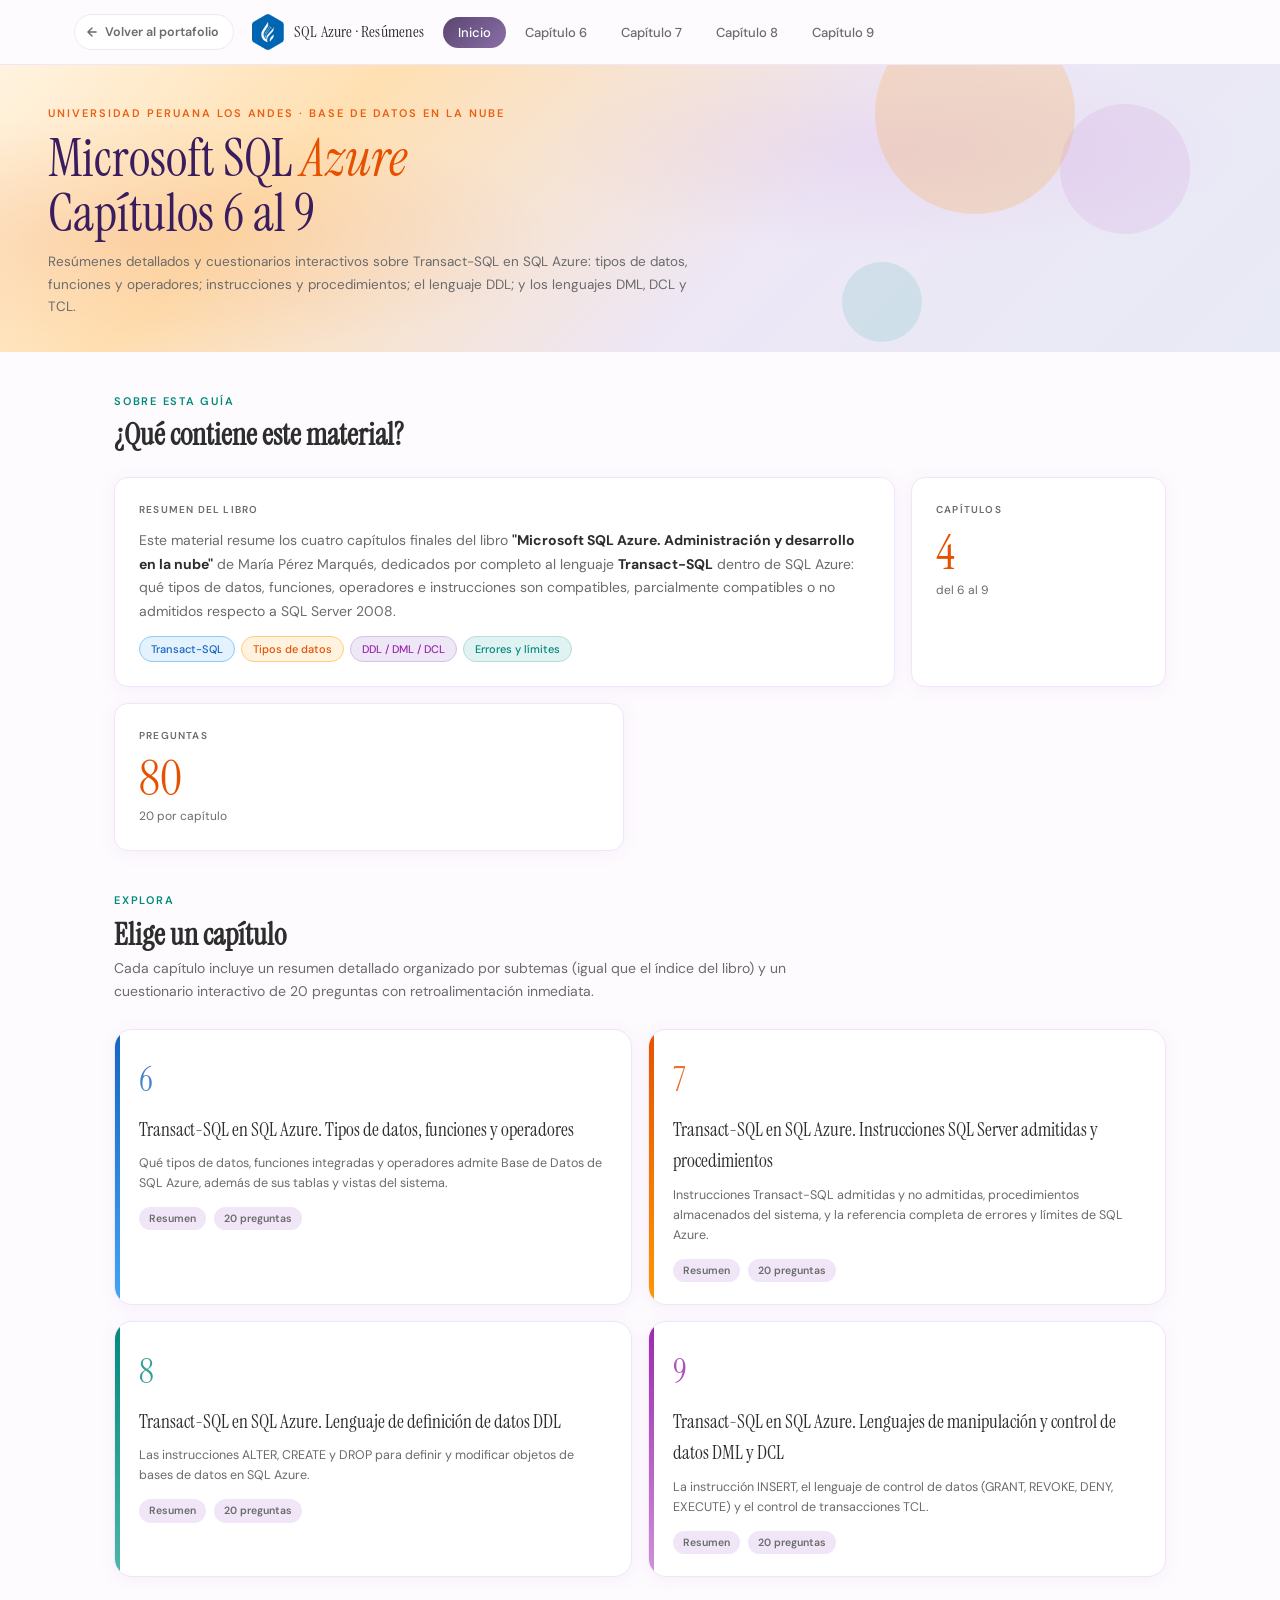
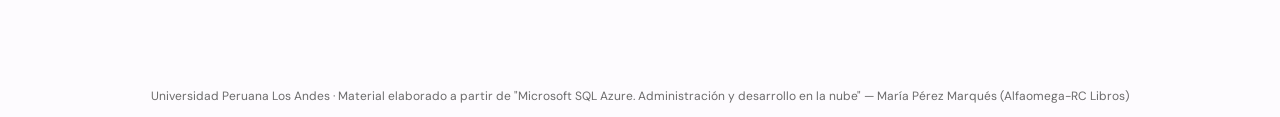
<file: ResuAzure.html>
<!DOCTYPE html>
<html lang="es">
<head>
<meta charset="UTF-8"/>
<meta name="viewport" content="width=device-width,initial-scale=1.0"/>
<title>Microsoft SQL Azure — Resúmenes Capítulos 6-9 · UPLA</title>
<link rel="preconnect" href="https://fonts.googleapis.com"/>
<link rel="preconnect" href="https://fonts.gstatic.com" crossorigin/>
<link href="https://fonts.googleapis.com/css2?family=Instrument+Serif:ital@0;1&family=DM+Sans:ital,wght@0,300;0,400;0,500;0,600;1,300&family=JetBrains+Mono:wght@400;500;600&display=swap" rel="stylesheet"/>
<style>
*,*::before,*::after{box-sizing:border-box;margin:0;padding:0}
:root{
  --rosa:#f06292;--rosa-l:#fce4ec;--lila:#ce93d8;--lila-l:#ede7f6;--morado:#9c27b0;
  --menta:#4db6ac;--menta-l:#e0f2f1;--menta-d:#00897b;
  --naranja:#ff9800;--naranja-l:#fff3e0;--naranja-d:#e65100;
  --azul:#1565c0;--azul-l:#e3f2fd;--azul-m:#42a5f5;
  --text:#2d2d2d;--text-s:#6b6b6b;--bg:#fdfbfe;--white:#ffffff;--border:#f0e6f8;
  --shadow:0 2px 16px rgba(206,147,216,.13);--shadow-h:0 8px 32px rgba(240,98,146,.18);
  --rad:14px;--rad-sm:8px;--rad-pill:99px;
  --font-d:'Instrument Serif',Georgia,serif;--font-b:'DM Sans',system-ui,sans-serif;--font-m:'JetBrains Mono',Menlo,monospace;
  --code-bg:#f8f9fc;--code-text:#2d2d2d;--code-border:#e2e6f2;
  --kw:#1565c0;--fn:#2e7d32;--str:#c2622d;--num:#ad1457;--com:#8a8fa3;--op:#d81b60;--type:#00897b;
}
html{scroll-behavior:smooth}
body{font-family:var(--font-b);background:var(--bg);color:var(--text);font-size:15px;line-height:1.65;padding-top:64px}

/* NAV */
.nav{position:fixed;top:0;left:0;right:0;z-index:100;background:rgba(253,251,254,.9);backdrop-filter:blur(14px);border-bottom:1px solid var(--border);transition:background .3s,box-shadow .3s}
.nav.scrolled{background:rgba(253,251,254,.98);box-shadow:0 2px 20px rgba(206,147,216,.15)}
.nav-inner{max-width:1180px;margin:0 auto;padding:0 24px;height:64px;display:flex;align-items:center;gap:18px}
.nav-logo{display:flex;align-items:center;gap:10px;text-decoration:none;flex-shrink:0}
.logo-img{height:36px;width:auto;object-fit:contain}
.nav-title{font-family:var(--font-d);font-size:16px;color:var(--text);letter-spacing:.01em;white-space:nowrap}
.nav-tabs{display:flex;gap:4px;flex:1;overflow-x:auto;scrollbar-width:none}
.nav-tabs::-webkit-scrollbar{display:none}
.nav-tab{font-size:13px;color:var(--text-s);padding:7px 15px;border-radius:var(--rad-pill);transition:background .18s,color .18s;font-weight:500;cursor:pointer;border:none;background:none;font-family:var(--font-b);white-space:nowrap}
.nav-tab:hover{background:var(--rosa-l);color:var(--rosa)}
.nav-tab.active{color:#fff}
.nav-tab.active.c6{background:linear-gradient(135deg,var(--azul) 0%,var(--azul-m) 100%)}
.nav-tab.active.c7{background:linear-gradient(135deg,var(--naranja-d) 0%,var(--naranja) 100%)}
.nav-tab.active.c8{background:linear-gradient(135deg,var(--menta-d) 0%,var(--menta) 100%)}
.nav-tab.active.c9{background:linear-gradient(135deg,var(--morado) 0%,var(--lila) 100%)}
.nav-tab.active.inicio{background:linear-gradient(135deg,#5a4570 0%,#8a6fa8 100%)}

.panel{display:none}.panel.active{display:block}
.wrap{max-width:1100px;margin:0 auto;padding:0 24px 60px}

/* HERO */
.hero{position:relative;min-height:230px;background:linear-gradient(135deg,#fff3e0 0%,#ffe0b2 25%,#ede7f6 60%,#e8eaf6 100%);overflow:hidden;display:flex;align-items:flex-end;padding:40px 48px 34px}
.hero::before{content:'';position:absolute;inset:0;background:radial-gradient(ellipse 55% 70% at 10% 60%,rgba(230,81,0,.13) 0%,transparent 60%),radial-gradient(ellipse 45% 60% at 70% 30%,rgba(206,147,216,.16) 0%,transparent 60%);animation:holo 8s ease-in-out infinite alternate}
@keyframes holo{0%{opacity:.8;transform:scale(1)}100%{opacity:1;transform:scale(1.04)}}
.deco-c{position:absolute;border-radius:50%;opacity:.18;animation:floatC 7s ease-in-out infinite}
.deco-c.a{width:200px;height:200px;background:var(--naranja);top:-50px;right:16%}
.deco-c.b{width:130px;height:130px;background:var(--lila);top:40px;right:7%;animation-delay:1.5s}
.deco-c.c{width:80px;height:80px;background:var(--menta);bottom:10px;right:28%;animation-delay:3s}
@keyframes floatC{0%,100%{transform:translateY(0)}50%{transform:translateY(-14px)}}
.hero-text{position:relative;z-index:2}
.hero-eyebrow{font-size:11px;letter-spacing:.18em;text-transform:uppercase;color:var(--naranja-d);margin-bottom:10px;font-weight:600;opacity:.9}
.hero-title{font-family:var(--font-d);font-size:clamp(28px,5vw,52px);font-weight:400;color:#3a1d5e;line-height:1.05}
.hero-title em{font-style:italic;color:var(--naranja-d)}
.hero-sub{font-size:13.5px;color:var(--text-s);margin-top:10px;max-width:640px}

.sec-header{padding:40px 0 26px}
.sec-eyebrow{font-size:11px;letter-spacing:.16em;text-transform:uppercase;color:var(--menta-d);font-weight:600;margin-bottom:8px}
.sec-title{font-family:var(--font-d);font-size:30px;color:var(--text);line-height:1.1}
.sec-desc{font-size:14px;color:var(--text-s);margin-top:6px;max-width:680px}

/* OVERVIEW CARDS (inicio) */
.overview-grid{display:grid;grid-template-columns:2fr 1fr 1fr;gap:16px;margin-bottom:30px}
.ov-card{background:var(--white);border:1px solid var(--border);border-radius:var(--rad);padding:24px;box-shadow:var(--shadow);transition:box-shadow .2s,transform .2s}
.ov-card:hover{box-shadow:var(--shadow-h);transform:translateY(-2px)}
.ov-card.span2{grid-column:span 2}
.ov-label{font-size:10px;font-weight:600;letter-spacing:.12em;text-transform:uppercase;color:var(--text-s);margin-bottom:10px}
.ov-stat-num{font-family:var(--font-d);font-size:48px;line-height:1;color:var(--naranja-d);display:block}
.ov-stat-label{font-size:12px;color:var(--text-s);margin-top:4px}
.ov-chips{display:flex;flex-wrap:wrap;gap:6px;margin-top:12px}
.chip{font-size:11px;font-weight:500;padding:3px 11px;border-radius:var(--rad-pill);background:var(--azul-l);color:var(--azul);border:1px solid #90caf9}
.chip.lila{background:var(--lila-l);color:var(--morado);border-color:#dbbfed}
.chip.menta{background:var(--menta-l);color:var(--menta-d);border-color:#b2dfdb}
.chip.naranja{background:var(--naranja-l);color:var(--naranja-d);border-color:#ffcc80}
.ov-intro{font-size:14px;color:var(--text-s);line-height:1.7}
.ov-intro strong{color:var(--text)}

.chap-grid{display:grid;grid-template-columns:repeat(2,1fr);gap:16px;margin-bottom:20px}
.chap-card{background:var(--white);border:1.5px solid var(--border);border-radius:18px;padding:22px 24px;box-shadow:var(--shadow);cursor:pointer;transition:all .2s;position:relative;overflow:hidden}
.chap-card:hover{transform:translateY(-3px);box-shadow:var(--shadow-h)}
.chap-card::before{content:'';position:absolute;top:0;left:0;bottom:0;width:5px}
.chap-card.c6::before{background:linear-gradient(var(--azul),var(--azul-m))}
.chap-card.c7::before{background:linear-gradient(var(--naranja-d),var(--naranja))}
.chap-card.c8::before{background:linear-gradient(var(--menta-d),var(--menta))}
.chap-card.c9::before{background:linear-gradient(var(--morado),var(--lila))}
.chap-num{font-family:var(--font-d);font-size:34px;opacity:.8}
.chap-card.c6 .chap-num{color:var(--azul)}
.chap-card.c7 .chap-num{color:var(--naranja-d)}
.chap-card.c8 .chap-num{color:var(--menta-d)}
.chap-card.c9 .chap-num{color:var(--morado)}
.chap-title{font-family:var(--font-d);font-size:19px;margin:6px 0 8px;color:var(--text)}
.chap-desc{font-size:12.5px;color:var(--text-s);line-height:1.6}
.chap-meta{display:flex;gap:8px;margin-top:14px}
.chap-meta span{font-size:10.5px;font-weight:600;padding:3px 10px;border-radius:var(--rad-pill);background:var(--border);color:var(--text-s)}

/* SUB NAV (Resumen / Cuestionario) */
.sub-nav{display:flex;gap:10px;margin-bottom:28px}
.sub-tab{flex:1;display:flex;align-items:center;gap:12px;text-align:left;font-family:var(--font-b);padding:16px 20px;border-radius:16px;cursor:pointer;border:1.5px solid var(--border);background:var(--white);color:var(--text);transition:all .2s;box-shadow:var(--shadow)}
.sub-tab:hover{transform:translateY(-2px);box-shadow:var(--shadow-h)}
.sub-tab .n{font-family:var(--font-d);font-size:24px;opacity:.7}
.sub-tab strong{display:block;font-size:14px}
.sub-tab span.d{display:block;font-size:11px;color:var(--text-s);margin-top:2px}
.sub-tab.active{color:#fff}
.sub-tab.active .n, .sub-tab.active span.d{color:#fff;opacity:.92}
.sub-tab.active.c6{background:linear-gradient(135deg,var(--azul) 0%,var(--azul-m) 100%);border-color:transparent;box-shadow:0 8px 24px rgba(21,101,192,.28)}
.sub-tab.active.c7{background:linear-gradient(135deg,var(--naranja-d) 0%,var(--naranja) 100%);border-color:transparent;box-shadow:0 8px 24px rgba(230,81,0,.28)}
.sub-tab.active.c8{background:linear-gradient(135deg,var(--menta-d) 0%,var(--menta) 100%);border-color:transparent;box-shadow:0 8px 24px rgba(0,137,123,.28)}
.sub-tab.active.c9{background:linear-gradient(135deg,var(--morado) 0%,var(--lila) 100%);border-color:transparent;box-shadow:0 8px 24px rgba(156,39,176,.28)}

/* STEP CARDS para contenido de resumen */
.topic-card{background:var(--white);border:1px solid var(--border);border-radius:20px;overflow:hidden;box-shadow:var(--shadow);margin-bottom:20px;position:relative;transition:transform .2s,box-shadow .2s}
.topic-card:hover{transform:translateY(-2px);box-shadow:var(--shadow-h)}
.topic-card::before{content:'';position:absolute;top:0;left:0;bottom:0;width:6px}
.topic-head{padding:22px 28px 16px;border-bottom:1px solid var(--border);display:flex;align-items:center;gap:14px}
.topic-num{font-family:var(--font-d);font-size:40px;font-weight:400;line-height:1;flex-shrink:0;width:52px;text-align:center}
.topic-head-text{flex:1;min-width:0}
.topic-order{display:block;font-size:10px;font-weight:700;letter-spacing:.1em;text-transform:uppercase;margin-bottom:3px}
.topic-title{font-family:var(--font-d);font-size:21px;color:var(--text);line-height:1.2}
/* Color = el del capítulo (coherente con el resto de la página) */
.c6 .topic-card::before{background:linear-gradient(135deg,var(--azul),var(--azul-m))}
.c6 .topic-num,.c6 .topic-order{color:var(--azul)}
.c7 .topic-card::before{background:linear-gradient(135deg,var(--naranja-d),var(--naranja))}
.c7 .topic-num,.c7 .topic-order{color:var(--naranja-d)}
.c8 .topic-card::before{background:linear-gradient(135deg,var(--menta-d),var(--menta))}
.c8 .topic-num,.c8 .topic-order{color:var(--menta-d)}
.c9 .topic-card::before{background:linear-gradient(135deg,var(--morado),var(--lila))}
.c9 .topic-num,.c9 .topic-order{color:var(--morado)}
.topic-body{padding:24px 28px 30px}
.topic-body p{font-size:14px;color:var(--text);line-height:1.8;margin-bottom:15px;max-width:66ch}
.topic-body p:last-child{margin-bottom:0}
.topic-body strong{color:var(--naranja-d);font-weight:600}

/* Subtítulos como "badge" de color, bien diferenciados del texto */
.topic-body h4{font-family:var(--font-b);font-size:12.5px;font-weight:700;color:#6a3f85;text-transform:uppercase;letter-spacing:.06em;margin:32px 0 14px;padding:8px 16px;border-radius:9px;display:inline-flex;align-items:center;gap:9px;background:linear-gradient(120deg,#fdeef7,#f2e8fb);border:1px solid #ecd7f2;box-shadow:0 2px 8px rgba(156,39,176,.08)}
.topic-body h4:first-child{margin-top:0}
.topic-body h4::before{content:'';width:6px;height:6px;border-radius:50%;background:#c983df;flex-shrink:0}

/* Primer párrafo de cada tema = intro, algo más grande para dar aire antes de entrar al detalle */
.topic-body > p:first-child{font-size:14.5px;color:var(--text-s);line-height:1.85}

.tag-list{display:flex;flex-wrap:wrap;gap:7px;margin:10px 0 16px}
.tag{font-size:11.5px;font-weight:500;padding:4px 12px;border-radius:var(--rad-pill);background:var(--lila-l);color:var(--morado);border:1px solid #dbbfed;font-family:var(--font-m)}
.tag.b{background:var(--azul-l);color:var(--azul);border-color:#90caf9}
.tag.o{background:var(--naranja-l);color:var(--naranja-d);border-color:#ffcc80}
.tag.m{background:var(--menta-l);color:var(--menta-d);border-color:#b2dfdb}
.tag.r{background:var(--rosa-l);color:var(--rosa);border-color:#f5b8ce}

.mini-table{width:100%;border-collapse:separate;border-spacing:0;margin:14px 0 20px;font-size:12.5px;border-radius:12px;overflow:hidden;box-shadow:var(--shadow);border:1px solid var(--border)}
.mini-table th{color:#fff;text-align:left;padding:10px 14px;font-weight:700;font-size:10.5px;text-transform:uppercase;letter-spacing:.05em}
.mini-table td{padding:9px 14px;border-bottom:1px solid var(--border);color:var(--text)}
.mini-table tr:last-child td{border-bottom:none}
.mini-table td.tk{font-family:var(--font-m);font-weight:700}
.mini-table td.status-si{color:var(--menta-d);font-weight:700}
.mini-table td.status-no{color:#c2185b;font-weight:700}
.mini-table td.status-p{color:var(--naranja-d);font-weight:700}
.c6 .mini-table{border-color:#c8e2fa}
.c6 .mini-table th{background:linear-gradient(135deg,var(--azul),var(--azul-m))}
.c6 .mini-table tr:nth-child(even) td{background:var(--azul-l)}
.c6 .mini-table tr:hover td{background:#d3e9fc}
.c6 .mini-table td.tk{color:var(--azul)}
.c7 .mini-table{border-color:#ffdca8}
.c7 .mini-table th{background:linear-gradient(135deg,var(--naranja-d),var(--naranja))}
.c7 .mini-table tr:nth-child(even) td{background:var(--naranja-l)}
.c7 .mini-table tr:hover td{background:#ffe6bf}
.c7 .mini-table td.tk{color:var(--naranja-d)}
.c8 .mini-table{border-color:#a8ded7}
.c8 .mini-table th{background:linear-gradient(135deg,var(--menta-d),var(--menta))}
.c8 .mini-table tr:nth-child(even) td{background:var(--menta-l)}
.c8 .mini-table tr:hover td{background:#c3ebe6}
.c8 .mini-table td.tk{color:var(--menta-d)}
.c9 .mini-table{border-color:#e3c3ec}
.c9 .mini-table th{background:linear-gradient(135deg,var(--morado),var(--lila))}
.c9 .mini-table tr:nth-child(even) td{background:var(--lila-l)}
.c9 .mini-table tr:hover td{background:#ecd9f3}
.c9 .mini-table td.tk{color:var(--morado)}

.codebox{background:var(--code-bg);border:1.5px solid var(--code-border);border-radius:12px;padding:16px 20px;margin:14px 0 18px;overflow-x:auto;box-shadow:var(--shadow)}
.codebox pre{font-family:var(--font-m);font-size:12.3px;color:var(--code-text);line-height:1.7;white-space:pre-wrap;word-break:break-word}
.codebox .kw{color:var(--kw);font-weight:600}
.codebox .fn{color:var(--fn)}
.codebox .str{color:var(--str)}
.codebox .num{color:var(--num)}
.codebox .com{color:var(--com);font-style:italic}
.codebox .op{color:var(--op)}
.codebox .type{color:var(--type)}

.callout{border-radius:14px;padding:14px 18px;margin:14px 0 18px;font-size:13px;line-height:1.65;border:1.5px solid;display:flex;gap:12px}
.callout .ic{font-size:18px;flex-shrink:0}
.callout.warn{background:var(--naranja-l);border-color:#ffcc80;color:#7a3d00}
.callout.info{background:var(--azul-l);border-color:#90caf9;color:#0d3d70}
.callout.ok{background:var(--menta-l);border-color:#b2dfdb;color:#004d40}

/* QUIZ */
.quiz-top{display:flex;align-items:center;justify-content:space-between;margin-bottom:18px;gap:20px;flex-wrap:wrap}
.quiz-score{display:flex;align-items:center;gap:10px;font-size:13px;color:var(--text-s)}
.score-pill{font-family:var(--font-d);font-size:20px;padding:4px 16px;border-radius:var(--rad-pill);background:var(--white);border:1.5px solid var(--border);box-shadow:var(--shadow)}
.progress-wrap{margin-bottom:26px}
.progress-bar{height:7px;border-radius:99px;background:var(--border);overflow:hidden}
.progress-fill{height:100%;border-radius:99px;transition:width .3s}
.c6 .progress-fill{background:linear-gradient(90deg,var(--azul),var(--azul-m))}
.c7 .progress-fill{background:linear-gradient(90deg,var(--naranja-d),var(--naranja))}
.c8 .progress-fill{background:linear-gradient(90deg,var(--menta-d),var(--menta))}
.c9 .progress-fill{background:linear-gradient(90deg,var(--morado),var(--lila))}
.progress-label{font-size:11.5px;color:var(--text-s);margin-top:6px;text-align:right}

.q-card{background:var(--white);border:1px solid var(--border);border-radius:20px;padding:30px 32px 28px;box-shadow:var(--shadow)}
.q-eyebrow{font-size:10.5px;font-weight:700;letter-spacing:.12em;text-transform:uppercase;color:var(--menta-d);margin-bottom:10px}
.q-text{font-family:var(--font-d);font-size:22px;color:var(--text);line-height:1.3;margin-bottom:22px}
.q-options{display:flex;flex-direction:column;gap:10px}
.q-opt{display:flex;align-items:center;gap:14px;text-align:left;font-family:var(--font-b);font-size:13.8px;color:var(--text);padding:14px 18px;border-radius:14px;border:1.5px solid var(--border);background:var(--white);cursor:pointer;transition:all .15s}
.q-opt:hover:not(:disabled){border-color:var(--azul-m);background:var(--azul-l)}
.q-opt .letter{width:26px;height:26px;border-radius:50%;background:var(--border);color:var(--text-s);font-weight:700;font-size:12px;display:flex;align-items:center;justify-content:center;flex-shrink:0}
.q-opt.correct{border-color:var(--menta-d);background:var(--menta-l);color:#004d40}
.q-opt.correct .letter{background:var(--menta-d);color:#fff}
.q-opt.incorrect{border-color:var(--rosa);background:var(--rosa-l);color:#8a1338}
.q-opt.incorrect .letter{background:var(--rosa);color:#fff}
.q-opt:disabled{cursor:default}
.q-opt:disabled:not(.correct):not(.incorrect){opacity:.5}
.quiz-dots{display:flex;gap:6px;flex-wrap:wrap;margin-bottom:16px}
.quiz-dot{width:9px;height:9px;border-radius:50%;background:var(--border);transition:all .2s}
.quiz-dot.correct{background:var(--menta-d)}
.quiz-dot.incorrect{background:#e0568a}
.quiz-dot.current{transform:scale(1.6)}
.c6 .quiz-dot.current{background:var(--azul-m)}
.c7 .quiz-dot.current{background:var(--naranja)}
.c8 .quiz-dot.current{background:var(--menta)}
.c9 .quiz-dot.current{background:var(--lila)}
.q-feedback{margin-top:18px;padding:16px 18px;border-radius:14px;font-size:13px;line-height:1.65;display:none}
.q-feedback.show{display:flex;gap:12px;align-items:flex-start}
.q-feedback.ok{background:var(--menta-l);color:#004d40;border:1.5px solid #b2dfdb}
.q-feedback.bad{background:var(--rosa-l);color:#8a1338;border:1.5px solid #f5b8ce}
.q-feedback .fb-ic{width:28px;height:28px;border-radius:50%;display:flex;align-items:center;justify-content:center;flex-shrink:0;font-size:14px;color:#fff;font-weight:700}
.q-feedback.ok .fb-ic{background:var(--menta-d)}
.q-feedback.bad .fb-ic{background:#e0568a}
.q-feedback .fb-body strong.fb-title{display:block;font-size:10.5px;text-transform:uppercase;letter-spacing:.08em;margin-bottom:4px;opacity:.85}
.q-actions{display:flex;justify-content:flex-end;margin-top:22px}
.btn-next{font-family:var(--font-b);font-size:13.5px;font-weight:600;padding:11px 26px;border-radius:var(--rad-pill);border:none;cursor:pointer;color:#fff;transition:opacity .18s,transform .15s;opacity:0;pointer-events:none}
.btn-next.show{opacity:1;pointer-events:auto}
.btn-next:hover{transform:translateY(-1px);opacity:.9}
.c6 .btn-next{background:linear-gradient(135deg,var(--azul),var(--azul-m))}
.c7 .btn-next{background:linear-gradient(135deg,var(--naranja-d),var(--naranja))}
.c8 .btn-next{background:linear-gradient(135deg,var(--menta-d),var(--menta))}
.c9 .btn-next{background:linear-gradient(135deg,var(--morado),var(--lila))}

.result-card{background:var(--white);border:1px solid var(--border);border-radius:24px;padding:44px 40px;text-align:center;box-shadow:var(--shadow)}
.result-ring-wrap{position:relative;width:150px;height:150px;margin:0 auto 18px}
.result-ring{width:150px;height:150px;transform:rotate(-90deg)}
.ring-bg{fill:none;stroke:var(--border);stroke-width:11}
.ring-fg{fill:none;stroke-width:11;stroke-linecap:round;transition:stroke-dashoffset 1.1s cubic-bezier(.16,1,.3,1)}
.c6 .ring-fg{stroke:var(--azul)}
.c7 .ring-fg{stroke:var(--naranja-d)}
.c8 .ring-fg{stroke:var(--menta-d)}
.c9 .ring-fg{stroke:var(--morado)}
.ring-center{position:absolute;inset:0;display:flex;flex-direction:column;align-items:center;justify-content:center}
.ring-pct{font-family:var(--font-d);font-size:32px;color:var(--text);line-height:1}
.ring-frac{font-size:11px;color:var(--text-s);margin-top:2px}
.result-grade{display:inline-block;font-size:11px;font-weight:700;letter-spacing:.1em;text-transform:uppercase;padding:5px 14px;border-radius:var(--rad-pill);margin-bottom:10px}
.result-grade.a{background:var(--menta-l);color:var(--menta-d)}
.result-grade.b{background:var(--azul-l);color:var(--azul)}
.result-grade.c{background:var(--naranja-l);color:var(--naranja-d)}
.result-grade.d{background:var(--rosa-l);color:#c2185b}
.result-label{font-size:14px;color:var(--text-s);margin:0 0 18px}
.result-stats{display:flex;gap:10px;justify-content:center;margin-bottom:22px}
.result-stat{padding:7px 16px;border-radius:var(--rad-pill);font-size:12.5px;font-weight:600;display:flex;align-items:center;gap:6px}
.result-stat.ok{background:var(--menta-l);color:var(--menta-d)}
.result-stat.bad{background:var(--rosa-l);color:#c2185b}
.result-msg{font-size:14px;color:var(--text);max-width:440px;margin:0 auto 26px;line-height:1.7}
.btn-retry{font-family:var(--font-b);font-size:13.5px;font-weight:600;padding:11px 26px;border-radius:var(--rad-pill);border:1.5px solid var(--border);background:var(--white);color:var(--text);cursor:pointer;transition:all .18s}
.btn-retry:hover{border-color:var(--azul-m);color:var(--azul)}

.footer-note{text-align:center;font-size:12px;color:var(--text-s);padding:30px 0 10px}

@media(max-width:768px){.overview-grid{grid-template-columns:1fr 1fr}.chap-grid{grid-template-columns:1fr}.nav-title{display:none}}
.back-btn{display:flex;align-items:center;gap:6px;font-family:var(--font-b);font-size:12.5px;font-weight:600;color:var(--text-s);text-decoration:none;padding:7px 14px 7px 10px;border-radius:var(--rad-pill);border:1.5px solid var(--border);background:var(--white);transition:all .18s;white-space:nowrap;cursor:pointer}
.back-btn:hover{border-color:var(--rosa);color:var(--rosa);background:var(--rosa-l)}
@media(max-width:640px){.back-btn span.txt{display:none}}
@media(max-width:560px){.overview-grid{grid-template-columns:1fr}.ov-card.span2{grid-column:span 1}.hero{padding:30px 24px 26px}.sub-nav{flex-direction:column}.topic-body{padding:18px 18px 24px}.topic-head{padding:18px 18px 14px}.q-card{padding:22px 20px}.q-text{font-size:19px}}
</style>
</head>
<body>

<nav class="nav" id="mainNav">
  <div class="nav-inner">
    <a class="back-btn" href="index.html" title="Volver al portafolio">
      <svg width="14" height="14" viewBox="0 0 24 24" fill="none" stroke="currentColor" stroke-width="2.4" stroke-linecap="round" stroke-linejoin="round"><path d="M19 12H5M12 19l-7-7 7-7"/></svg>
      <span class="txt">Volver al portafolio</span>
    </a>
    <div class="nav-logo">
      <img src="img/LogoUpla.png" alt="UPLA" class="logo-img" onerror="this.style.display='none'"/>
      <span class="nav-title">SQL Azure · Resúmenes</span>
    </div>
    <div class="nav-tabs" id="navTabs"></div>
  </div>
</nav>

<!-- PANEL INICIO -->
<div class="panel active" id="panel-inicio">
  <div class="hero">
    <div style="position:absolute;inset:0;pointer-events:none">
      <div class="deco-c a"></div><div class="deco-c b"></div><div class="deco-c c"></div>
    </div>
    <div class="hero-text">
      <p class="hero-eyebrow">Universidad Peruana Los Andes · Base de Datos en la Nube</p>
      <h1 class="hero-title">Microsoft SQL <em>Azure</em><br/>Capítulos 6 al 9</h1>
      <p class="hero-sub">Resúmenes detallados y cuestionarios interactivos sobre Transact-SQL en SQL Azure: tipos de datos, funciones y operadores; instrucciones y procedimientos; el lenguaje DDL; y los lenguajes DML, DCL y TCL.</p>
    </div>
  </div>

  <div class="wrap">
    <div class="sec-header">
      <p class="sec-eyebrow">Sobre esta guía</p>
      <h2 class="sec-title">¿Qué contiene este material?</h2>
    </div>

    <div class="overview-grid">
      <div class="ov-card span2">
        <p class="ov-label">Resumen del libro</p>
        <p class="ov-intro">Este material resume los cuatro capítulos finales del libro <strong>"Microsoft SQL Azure. Administración y desarrollo en la nube"</strong> de María Pérez Marqués, dedicados por completo al lenguaje <strong>Transact-SQL</strong> dentro de SQL Azure: qué tipos de datos, funciones, operadores e instrucciones son compatibles, parcialmente compatibles o no admitidos respecto a SQL Server 2008.</p>
        <div class="ov-chips">
          <span class="chip">Transact-SQL</span>
          <span class="chip naranja">Tipos de datos</span>
          <span class="chip lila">DDL / DML / DCL</span>
          <span class="chip menta">Errores y límites</span>
        </div>
      </div>
      <div class="ov-card">
        <p class="ov-label">Capítulos</p>
        <span class="ov-stat-num">4</span>
        <p class="ov-stat-label">del 6 al 9</p>
      </div>
      <div class="ov-card">
        <p class="ov-label">Preguntas</p>
        <span class="ov-stat-num">80</span>
        <p class="ov-stat-label">20 por capítulo</p>
      </div>
    </div>

    <div class="sec-header" style="padding-top:10px">
      <p class="sec-eyebrow">Explora</p>
      <h2 class="sec-title">Elige un capítulo</h2>
      <p class="sec-desc">Cada capítulo incluye un resumen detallado organizado por subtemas (igual que el índice del libro) y un cuestionario interactivo de 20 preguntas con retroalimentación inmediata.</p>
    </div>

    <div class="chap-grid" id="chapGrid"></div>
  </div>
</div>

<!-- PANELES DE CAPITULO (generados por JS) -->
<div id="chapPanels"></div>

<p class="footer-note">Universidad Peruana Los Andes · Material elaborado a partir de "Microsoft SQL Azure. Administración y desarrollo en la nube" — María Pérez Marqués (Alfaomega-RC Libros)</p>

<script>
/* ======================= DATOS DE CAPÍTULOS ======================= */
const CAPS = ["c6","c7","c8","c9"];
const META = {
  c6:{num:"Capítulo 6",title:"Transact-SQL en SQL Azure. Tipos de datos, funciones y operadores",short:"Tipos, funciones y operadores",desc:"Qué tipos de datos, funciones integradas y operadores admite Base de Datos de SQL Azure, además de sus tablas y vistas del sistema."},
  c7:{num:"Capítulo 7",title:"Transact-SQL en SQL Azure. Instrucciones SQL Server admitidas y procedimientos",short:"Instrucciones y procedimientos",desc:"Instrucciones Transact-SQL admitidas y no admitidas, procedimientos almacenados del sistema, y la referencia completa de errores y límites de SQL Azure."},
  c8:{num:"Capítulo 8",title:"Transact-SQL en SQL Azure. Lenguaje de definición de datos DDL",short:"Lenguaje DDL",desc:"Las instrucciones ALTER, CREATE y DROP para definir y modificar objetos de bases de datos en SQL Azure."},
  c9:{num:"Capítulo 9",title:"Transact-SQL en SQL Azure. Lenguajes de manipulación y control de datos DML y DCL",short:"Lenguajes DML y DCL",desc:"La instrucción INSERT, el lenguaje de control de datos (GRANT, REVOKE, DENY, EXECUTE) y el control de transacciones TCL."}
};

function hl(code){
  // resaltador simple de sintaxis T-SQL
  let out = code
    .replace(/&/g,'&amp;').replace(/</g,'&lt;').replace(/>/g,'&gt;');
  out = out.replace(/(--.*)$/gm,'<span class="com">$1</span>');
  out = out.replace(/('[^']*')/g,'<span class="str">$1</span>');
  out = out.replace(/\b(\d+)\b/g,'<span class="num">$1</span>');
  const kws = ['ALTER','CREATE','DROP','SELECT','INSERT','UPDATE','DELETE','GRANT','REVOKE','DENY','EXECUTE','EXEC','TO','FROM','ON','WITH','AS','INTO','VALUES','WHERE','AND','OR','NOT','NULL','DEFAULT','TABLE','DATABASE','FUNCTION','INDEX','LOGIN','PROCEDURE','TRIGGER','TYPE','USER','VIEW','SYNONYM','SPATIAL','MODIFY','NAME','EDITION','MAXSIZE','GB','CASCADE','OPTION','FOR','USE','TOP','PERCENT','OUTPUT','ENABLE','DISABLE','CALLER','SELF','OWNER','ALL','PRIVILEGES','SCHEMA','OBJECT','ROLE'];
  const re = new RegExp('\\\\b('+kws.join('|')+')\\\\b','g');
  out = out.replace(re,'<span class="kw">$1</span>');
  out = out.replace(/(::|\|)/g,'<span class="op">$1</span>');
  return out;
}
function codeBlock(code){ return '<div class="codebox"><pre>'+hl(code)+'</pre></div>'; }
function tagList(arr,cls){ cls = cls||''; return '<div class="tag-list">'+arr.map(t=>'<span class="tag '+cls+'">'+t+'</span>').join('')+'</div>'; }
function table(headers,rows){
  let h = '<table class="mini-table"><thead><tr>'+headers.map(x=>'<th>'+x+'</th>').join('')+'</tr></thead><tbody>';
  rows.forEach(r=>{ h += '<tr>'+r.map(c=>'<td>'+c+'</td>').join('')+'</tr>'; });
  h += '</tbody></table>';
  return h;
}
function callout(type,icon,text){ return '<div class="callout '+type+'"><span class="ic">'+icon+'</span><div>'+text+'</div></div>'; }

/* ---------- CONTENIDO CAPÍTULO 6 ---------- */
const CONTENT_c6 = [
{icon:'01',title:'Tipos de datos en Base de Datos de SQL Azure',
 body:`<p>SQL Azure admite gran parte de los tipos de datos del sistema de SQL Server, organizados por categorías. Conocerlos es clave porque de esto depende cómo se guardan, comparan y convierten los datos dentro de las tablas.</p>
 <h4>Categorías admitidas</h4>
 ${table(['Categoría','Tipos de datos admitidos'],[
   ['Valores numéricos exactos','bigint, bit, decimal, int, money, numeric, smallint, smallmoney, tinyint'],
   ['Valores numéricos aproximados','float, real'],
   ['Fecha y hora','date, datetime2, datetime, datetimeoffset, smalldatetime, time'],
   ['Cadenas de caracteres','char, varchar, text'],
   ['Cadenas de caracteres Unicode','nchar, nvarchar, ntext'],
   ['Cadenas binarias','binary, varbinary, image'],
   ['Tipos de datos espaciales','geography, geometry'],
   ['Otros tipos de datos','cursor, hierarchyid, sql_variant, table, timestamp, uniqueidentifier, xml']
 ])}
 <h4>Tipos espaciales: geography y geometry</h4>
 <p>Ambos tipos representan información geoespacial (coordenadas, formas, distancias) y admiten un extenso catálogo de métodos: métodos <strong>OGC</strong> (como STArea, STDistance, STIntersects, STLength), métodos estáticos OGC para construir instancias desde texto o binario (STGeomFromText, STPointFromText), y métodos extendidos propios de SQL Server (AsGml, IsNull, MakeValid, ToString, entre otros).</p>
 <h4>El tipo hierarchyid</h4>
 <p>Permite representar y consultar estructuras jerárquicas (árboles de organización, categorías anidadas) directamente en una columna. Sus métodos principales son GetAncestor, GetDescendant, GetLevel, GetRoot, IsDescendantOf, GetReparentedValue, Parse, Read, ToString y Write.</p>
 <h4>El tipo de datos xml</h4>
 <p>Permite almacenar documentos o fragmentos XML completos en una columna o variable. SQL Azure admite el lenguaje <strong>XML DML</strong> (una extensión de XQuery) con las palabras clave insert, delete y replace value of, además de los métodos query(), value(), exist(), modify() y nodes() para consultar y modificar ese contenido XML.</p>`
},
{icon:'02',title:'Funciones de Base de Datos de SQL Azure',
 body:`<p>SQL Azure hereda buena parte del catálogo de funciones integradas de SQL Server, aunque con distintos niveles de compatibilidad según la categoría.</p>
 ${table(['Categoría de función','Compatibilidad'],[
   ['Funciones de agregado','Sí'],
   ['Funciones de categoría (ranking)','Sí'],
   ['Funciones de conjuntos de filas','No'],
   ['Funciones escalares','Sí, aunque no todas'],
   ['Funciones escalares de ODBC','Sí']
 ])}
 <h4>Funciones de agregado</h4>
 <p>Operan sobre un conjunto de valores y devuelven un único resultado resumen:</p>
 ${tagList(['AVG','COUNT','COUNT_BIG','SUM','MAX','MIN','STDEV','STDEVP','VAR','VARP','CHECKSUM','CHECKSUM_AGG','BINARY_CHECKSUM','GROUPING','GROUPING_ID'],'b')}
 <h4>Funciones de categoría</h4>
 <p>Asignan un valor de categoría a cada fila dentro de una partición:</p>
 ${tagList(['DENSE_RANK','RANK','NTILE','ROW_NUMBER'],'b')}
 ${callout('warn','⚠','Las <strong>funciones de conjuntos de filas</strong> (CONTAINSTABLE, FREETEXTTABLE, OPENDATASOURCE, OPENQUERY, OPENROWSET, OPENXML) <strong>no son compatibles</strong> con SQL Azure, ya que dependen de recursos externos al servidor.')}
 <h4>Funciones escalares por categoría</h4>
 ${table(['Categoría','Compatibilidad'],[
   ['Configuración','Parcial'],['Cursor','Sí'],['Fecha y hora','Parcial'],['Matemáticas','Sí'],
   ['Metadatos','Parcial'],['Seguridad','Parcial'],['Cadenas','Sí'],['Sistema','Parcial'],
   ['Estadísticas del sistema','No'],['Texto e imagen','Parcial (solo PATINDEX)']
 ])}
 <p>Entre las funciones matemáticas de uso frecuente están:</p>
 ${tagList(['ABS','CEILING','FLOOR','ROUND','POWER','SQRT','SQUARE','SIN','COS','TAN','LOG','RAND'],'m')}
 <p>Entre las funciones de cadena:</p>
 ${tagList(['LEFT','RIGHT','SUBSTRING','LEN','REPLACE','UPPER','LOWER','LTRIM','RTRIM','STUFF'],'m')}
 ${callout('info','ℹ','Las funciones de <strong>texto e imagen</strong> son las más restringidas: SQL Azure únicamente admite <span class="tag b" style="margin:0">PATINDEX</span>; TEXTPTR y TEXTVALID no están disponibles.')}
 <h4>Funciones escalares de ODBC</h4>
 <p>Se agrupan en tres categorías, todas compatibles:</p>
 ${table(['Grupo ODBC','Ejemplos'],[
   ['Cadenas','BIT_LENGTH, CONCAT, OCTET_LENGTH'],
   ['Numéricas','TRUNCATE'],
   ['Hora, fecha e intervalo','CURRENT_DATE, DAYNAME, HOUR, MINUTE, WEEK']
 ])}`
},
{icon:'03',title:'Operadores en Base de Datos de SQL Azure',
 body:`<p>Un operador es un símbolo que indica la acción que se realizará sobre una o más expresiones. SQL Azure admite <strong>todas</strong> las categorías de operadores de Transact-SQL:</p>
 ${tagList(['Aritméticos','Compuestos','Bit a bit','Lógicos','De comparación','Unarios','Otros misceláneos'],'b')}
 <p>Los <strong>operadores aritméticos</strong> (+, -, *, /, %) realizan cálculos matemáticos; los <strong>compuestos</strong> (+=, -=, *=, etc.) combinan una operación con una asignación; los <strong>bit a bit</strong> (&amp;, |, ^) trabajan sobre la representación binaria de los valores; los <strong>lógicos</strong> (AND, OR, NOT, ALL, ANY, BETWEEN, EXISTS, IN, LIKE, SOME) evalúan condiciones booleanas; los <strong>de comparación</strong> (=, &gt;, &lt;, &lt;&gt;, etc.) comparan expresiones; y los <strong>unarios</strong> (+, -, ~) actúan sobre un único operando.</p>`
},
{icon:'04',title:'Tablas y vistas del sistema de SQL Azure',
 body:`<p>Además del catálogo de tipos, funciones y operadores, SQL Azure expone <strong>tablas del sistema</strong> y un conjunto amplio de <strong>vistas del sistema</strong> para consultar metadatos e información de administración de la base de datos.</p>
 <h4>Vistas del sistema</h4>
 ${tagList(['Vistas de bases de datos','Vistas de catálogo','Vistas de compatibilidad','Vistas de administración dinámica','Vistas del esquema de información'],'m')}
 <p>Las <strong>vistas de catálogo</strong> exponen metadatos sobre objetos de la base de datos (tablas, columnas, índices, esquemas); las <strong>vistas de administración dinámica</strong> permiten supervisar el estado interno del motor en tiempo real (conexiones, sesiones, consultas en ejecución); y las <strong>vistas del esquema de información</strong> siguen el estándar ANSI para describir la estructura de la base de datos de forma portable.</p>`
}
];

/* ---------- CONTENIDO CAPÍTULO 7 ---------- */
const CONTENT_c7 = [
{icon:'01',title:'Instrucciones Transact-SQL admitidas',
 body:`<p>SQL Azure admite un amplio conjunto de instrucciones Transact-SQL con la <strong>misma funcionalidad</strong> que sus equivalentes en SQL Server 2008, organizadas por categoría:</p>
 ${table(['Categoría','Ejemplos de instrucciones'],[
   ['Control de flujo','BEGIN…END, IF…ELSE, WHILE, TRY…CATCH, WAITFOR'],
   ['Cursores','DECLARE CURSOR, OPEN, FETCH, CLOSE, DEALLOCATE'],
   ['Cláusulas de consulta','ORDER BY, GROUP BY, HAVING, OVER, OUTPUT, FOR XML'],
   ['Transacciones','COMMIT, ROLLBACK, SAVE TRANSACTION'],
   ['Permisos','GRANT, DENY, REVOKE (de objeto o esquema)']
 ])}
 <h4>Compatibilidad con sugerencias (hints)</h4>
 <p>SQL Azure admite prácticamente todas las <strong>Query, Table y Join Hints</strong> de SQL Server, con dos excepciones importantes:</p>
 ${callout('warn','⚠','Al ejecutar cualquier consulta, SQL Azure siempre fija el <strong>grado máximo de paralelismo en 1</strong>, por lo que la sugerencia <span class="tag o" style="margin:0">MAXDOP</span> se ignora aunque se especifique. Tampoco se admite la sugerencia de tabla <span class="tag o" style="margin:0">PAGLOCK</span>.')}
 <h4>Compatibilidad con instrucciones SET</h4>
 <p>Las instrucciones SET cambian el tratamiento de la sesión actual y se agrupan en varias categorías, todas con soporte equivalente a SQL Server 2008:</p>
 ${table(['Categoría','Ejemplos de instrucciones SET'],[
   ['Fecha y hora','SET DATEFIRST, SET DATEFORMAT'],
   ['Bloqueo','SET DEADLOCK_PRIORITY, SET LOCK_TIMEOUT'],
   ['Ejecución de consultas','SET NOCOUNT, SET ROWCOUNT, SET ARITHABORT, SET FMTONLY'],
   ['Configuración ISO','SET ANSI_WARNINGS, SET ANSI_PADDING_ON'],
   ['Estadísticas','SET STATISTICS IO/TIME/XML, SET SHOWPLAN_ALL'],
   ['Transacciones','SET XACT_ABORT, SET TRANSACTION ISOLATION LEVEL'],
   ['Otras','SET IDENTITY_INSERT, SET LANGUAGE, SET QUOTED_IDENTIFIER']
 ])}`
},
{icon:'02',title:'Instrucciones Transact-SQL no admitidas',
 body:`<p>Existen instrucciones de Transact-SQL que <strong>no están disponibles en absoluto</strong> en SQL Azure, principalmente porque dependen de recursos físicos del servidor, de servidores vinculados o de características de administración que no aplican a un servicio multiinquilino en la nube (por ejemplo, instrucciones relacionadas con servidores vinculados, copias de seguridad clásicas de archivo/cinta, o el uso de OPENROWSET/OPENDATASOURCE como fuente de datos externa).</p>
 ${callout('info','ℹ','En términos generales: si una instrucción depende del sistema de archivos local, de un servidor físico específico o de un servidor vinculado, es candidata a no estar admitida en SQL Azure.')}`
},
{icon:'03',title:'Procedimientos almacenados del sistema',
 body:`<p>SQL Azure conserva una parte del extenso catálogo de procedimientos almacenados del sistema de SQL Server, con niveles de soporte distintos por categoría:</p>
 ${table(['Categoría de procedimiento','Compatibilidad'],[
   ['Procedimientos de base de datos SQL Azure','Sí'],
   ['Procedimientos del catálogo','Parcial'],
   ['Procedimientos del motor de base de datos','Parcial'],
   ['Procedimientos de seguridad','Parcial'],
   ['Active Directory','No'],['Captura de datos (CDC)','No'],['Cursor','No'],
   ['Correo (Database Mail)','No'],['Planes de mantenimiento','No'],['Consultas distribuidas','No'],
   ['Búsqueda de texto completo','No'],['Trasvase de datos','No'],['Automatización OLE','No'],
   ['Administración general','No'],['Replicación','No'],['SQL Server / Agente SQL Server','No'],
   ['XML','No'],['Extendidos','No']
 ])}
 <p>En síntesis: los procedimientos <strong>propios de la administración de la base de datos en sí</strong> (crear inicios de sesión, consultar metadatos, gestionar seguridad) tienen soporte total o parcial; en cambio, todo lo que dependa de la infraestructura física del servidor (Agente SQL, correo, replicación, XML, extendidos) queda fuera de SQL Azure.</p>`
},
{icon:'04',title:'Referencia de errores y excepciones',
 body:`<p>Este apartado documenta los errores exclusivos de SQL Azure, es decir, aquellos que solo pueden producirse por las particularidades de un servicio de base de datos en la nube y multiinquilino.</p>
 <h4>Errores generales</h4>
 ${table(['Código','Gravedad','Significado resumido'],[
   ['40508','15','La instrucción USE no cambia de base de datos; debe conectarse directamente a la base de datos deseada.'],
   ['40554','15','Se intenta usar una característica en desuso no admitida en esta versión.'],
   ['40611','15','Un servidor puede tener como máximo 128 reglas de firewall definidas.'],
   ['40615','14','El cliente con esa dirección IP no tiene permiso de acceso; debe crearse una regla de firewall.'],
   ['40636','16','No puede usarse un nombre de base de datos reservado en esta operación.']
 ])}
 <h4>Errores de copia de base de datos</h4>
 <p>Aparecen al usar la operación de copia de bases de datos en SQL Azure: por ejemplo, el error <strong>40561</strong> indica que la base de datos de origen o destino no existe, y el <strong>40565</strong> indica que no se permite más de una copia simultánea del mismo origen.</p>
 <h4>Errores de pérdida de conexión</h4>
 ${table(['Código','Significado resumido'],[
   ['40501','El servicio está ocupado; se debe reintentar la solicitud después de 10 segundos.'],
   ['40544','La base de datos alcanzó su cuota de tamaño máximo.'],
   ['40549','La sesión terminó por mantener una transacción de larga duración.'],
   ['40550','La sesión terminó por adquirir demasiados bloqueos.'],
   ['40551 / 40552 / 40553','La sesión terminó por uso excesivo de TEMPDB, del registro de transacciones o de memoria, respectivamente.'],
   ['40613','La base de datos no está disponible temporalmente; se debe reintentar la conexión.']
 ])}
 <h4>Limitación (throttling) y descodificación de códigos de motivo</h4>
 <p>Como SQL Azure hospeda muchas bases de datos por equipo físico, aplica un mecanismo de <strong>limitación (throttling)</strong> para proteger los recursos compartidos:</p>
 ${table(['Tipo de limitación','Cuándo ocurre'],[
   ['Limitación suave','Cuando CPU, E/S, almacenamiento o subprocesos superan umbrales de seguridad, a pesar del equilibrador de carga.'],
   ['Limitación estricta','Cuando el equipo se queda sin recursos (por ejemplo, espacio); no se permiten nuevas conexiones hasta liberar recursos.']
 ])}
 <p>El código de motivo devuelto junto al error 40501 es un número que codifica el <strong>modo límite</strong> y el <strong>tipo de recurso</strong> afectado: aplicando el <strong>módulo 4</strong> al código se obtiene el modo (0=sin límite, 1=rechazar inserción/actualización, 2=rechazar escrituras, 3=rechazar todo); dividiendo el código entre <strong>256</strong> y convirtiendo el resultado a binario se identifica el recurso limitado (CPU, E/S, almacenamiento, etc.).</p>
 <h4>Excepciones de SMO</h4>
 <p>Al programar con Objetos de administración de SQL Server (SMO) contra SQL Azure pueden aparecer excepciones específicas, como intentar generar un script de un inicio de sesión mediante SID de Windows (no admitido; debe usarse autenticación de SQL Server), o intentar generar el script de un objeto con la propiedad Replication activada (debe establecerse TextMode en false).</p>`
}
];

/* ---------- CONTENIDO CAPÍTULO 8 ---------- */
const CONTENT_c8 = [
{icon:'01',title:'Instrucciones admitidas de forma parcial',
 body:`<p>A diferencia del capítulo anterior, aquí se agrupan las instrucciones DDL que <strong>sí existen</strong> en SQL Azure pero <strong>no admiten todos los argumentos u opciones</strong> que tienen en SQL Server 2008. Afecta a todas las variantes de ALTER, CREATE y DROP sobre estos objetos:</p>
 ${tagList(['Bases de datos','Funciones','Índices','Inicios de sesión','Procedimientos','Tablas','Desencadenadores','Tipos','Usuarios','Vistas'],'b')}
 <p>Además de GRANT, DENY, EXECUTE, EXECUTE AS y USE.</p>
 ${callout('info','ℹ','La idea central del capítulo 8 es: la <strong>sintaxis general se conserva</strong>, pero se eliminan opciones que dependen de infraestructura física (servidores vinculados, archivos, sistema operativo) que no tiene sentido en un servicio administrado en la nube.')}`
},
{icon:'02',title:'Lenguaje DDL — Instrucciones ALTER',
 body:`<p>Las instrucciones ALTER modifican objetos, propiedades y elementos ya existentes en la base de datos.</p>
 <h4>ALTER AUTHORIZATION</h4>
 <p>Cambia el propietario de un elemento protegible (OBJECT, TYPE, ROLE o SCHEMA). No admite tipos de entidad como ASSEMBLY, CERTIFICATE, DATABASE, ENDPOINT o XML SCHEMA COLLECTION.</p>
 ${codeBlock(`ALTER AUTHORIZATION
   ON [ <entity_type> :: ] entity_name
   TO { SCHEMA OWNER | principal_name }`)}
 <h4>ALTER DATABASE</h4>
 <p>Permite renombrar la base de datos (MODIFY NAME) o cambiar sus opciones de edición y tamaño (MODIFY EDITION / MAXSIZE):</p>
 ${codeBlock(`ALTER DATABASE database_name
{
    MODIFY NAME = new_database_name
  | MODIFY (MAXSIZE = {1|5|10|20|30|40|50} GB, EDITION = {'web'|'business'})
}`)}
 ${table(['Edición','Valores válidos de MAXSIZE'],[
   ['Web Edition','1 GB o 5 GB'],
   ['Business Edition','10, 20, 30, 40 o 50 GB']
 ])}
 ${callout('warn','⚠','Si no se especifica ni MAXSIZE ni EDITION, la base de datos se crea automáticamente como <strong>Web Edition de 1 GB</strong>.')}
 <h4>Otras instrucciones ALTER</h4>
 <p>El capítulo detalla además las siguientes instrucciones:</p>
 ${table(['Instrucción','Qué hace'],[
   ['ALTER FUNCTION','Modifica una función definida por el usuario'],
   ['ALTER INDEX','Reorganiza o reconstruye un índice'],
   ['ALTER LOGIN','Modifica un inicio de sesión'],
   ['ALTER PROCEDURE','Modifica un procedimiento almacenado'],
   ['ALTER TABLE','Agrega, modifica o quita columnas y restricciones'],
   ['ALTER TRIGGER','Modifica un desencadenador'],
   ['ALTER USER','Modifica un usuario de base de datos'],
   ['ALTER VIEW','Modifica una vista']
 ])}`
},
{icon:'03',title:'Lenguaje DDL — Instrucciones CREATE',
 body:`<p>Las instrucciones CREATE definen nuevos objetos dentro de la base de datos.</p>
 ${tagList(['CREATE DATABASE','CREATE FUNCTION','CREATE INDEX','CREATE LOGIN','CREATE PROCEDURE','CREATE SPATIAL INDEX','CREATE SYNONYM','CREATE TABLE','CREATE TRIGGER','CREATE TYPE','CREATE USER','CREATE VIEW'],'m')}
 ${callout('warn','⚠','<strong>CREATE DATABASE</strong> debe ser la única instrucción de un lote (batch) en SQL Azure; no puede combinarse con otras instrucciones en la misma ejecución.')}
 <p><strong>CREATE SPATIAL INDEX</strong> crea índices especializados sobre columnas de tipo geography o geometry, para acelerar consultas geoespaciales. <strong>CREATE SYNONYM</strong> define un alias sobre otro objeto de base de datos, útil para simplificar referencias. <strong>CREATE TABLE</strong> exige que toda tabla tenga un <strong>índice clúster</strong>, ya que SQL Azure no admite tablas de montón (heap) sin índice clúster.</p>`
},
{icon:'04',title:'Lenguaje DDL — Instrucciones DROP',
 body:`<p>Las instrucciones DROP eliminan objetos existentes de la base de datos: <strong>DROP DATABASE</strong>, <strong>DROP INDEX</strong>, <strong>DROP TABLE</strong> y <strong>DROP TRIGGER</strong>.</p>
 ${codeBlock(`DROP TRIGGER trigger_name [ ,...n ]
ON { DATABASE }
[ ; ]`)}
 ${callout('warn','⚠','DROP TRIGGER en SQL Azure <strong>no admite</strong> la opción ALL SERVER para desencadenadores DDL, ni los desencadenadores de tipo logon (inicio de sesión).')}`
}
];

/* ---------- CONTENIDO CAPÍTULO 9 ---------- */
const CONTENT_c9 = [
{icon:'01',title:'Lenguaje DML — Instrucción INSERT',
 body:`<p>Dentro del lenguaje de manipulación de datos (DML), la <strong>única instrucción con restricciones</strong> en SQL Azure es <strong>INSERT</strong>; el resto (UPDATE, DELETE, MERGE...) conserva la misma sintaxis que en Transact-SQL estándar.</p>
 ${codeBlock(`INSERT [ TOP ( expression ) [ PERCENT ] ] [ INTO ] <object>
    [ ( column_list ) ] [ <OUTPUT Clause> ]
    { VALUES ( { DEFAULT | NULL | expression } [ ,...n ] ) [ ,...n ]
    | derived_table | execute_statement | DEFAULT VALUES }
[ ; ]`)}
 ${callout('warn','⚠','INSERT en SQL Azure <strong>no admite</strong> nombres de objeto de tres o cuatro partes, ni las opciones <strong>OPENQUERY</strong> u <strong>OPENROWSET</strong> como origen de datos.')}`
},
{icon:'02',title:'Lenguaje DCL — Control de datos',
 body:`<p>El lenguaje de control de datos (DCL) gestiona permisos y contexto de ejecución. Varias instrucciones tienen soporte parcial en SQL Azure.</p>
 <h4>GRANT, REVOKE y DENY</h4>
 <p>Cada una de estas instrucciones existe en <strong>tres variantes</strong> según el objeto sobre el que actúan: permisos de <strong>base de datos</strong>, permisos de <strong>entidad de seguridad</strong> (USER o ROLE) y permisos de <strong>tipo</strong> (TYPE).</p>
 ${codeBlock(`GRANT <permission> [ ,...n ]
    TO <database_principal> [ ,...n ] [ WITH GRANT OPTION ]
    [ AS <database_principal> ]`)}
 ${codeBlock(`REVOKE [ GRANT OPTION FOR ] <permission> [ ,...n ]
    { TO | FROM } <database_principal> [ ,...n ]
    [ CASCADE ] [ AS <database_principal> ]`)}
 ${callout('warn','⚠','En las tres instrucciones (GRANT, REVOKE, DENY), SQL Azure <strong>no admite</strong> como principal de base de datos a: Application_role, ni usuarios asignados a inicio de sesión de Windows, grupo de Windows, certificado o clave asimétrica.')}
 <p><strong>WITH GRANT OPTION</strong> permite que el destinatario, a su vez, conceda ese mismo permiso a otros. <strong>REVOKE GRANT OPTION FOR</strong> retira específicamente esa capacidad de re-conceder, sin necesariamente quitar el permiso base. <strong>DENY</strong> deniega explícitamente un permiso, incluso si se concedió por otra vía.</p>
 <h4>EXECUTE y EXECUTE AS</h4>
 <p><strong>EXECUTE</strong> ejecuta procedimientos almacenados, funciones o una cadena de comandos Transact-SQL; no admite la opción Number, EXECUTE AS LOGIN, ni la ejecución de comandos de paso a través en un servidor vinculado.</p>
 ${codeBlock(`{ EXEC | EXECUTE } AS <context_specification>
<context_specification> ::= { USER } = 'name' [ WITH { NO REVERT | COOKIE INTO @var } ] | CALLER`)}
 <p>La cláusula <strong>EXECUTE AS</strong> dentro de funciones, procedimientos y desencadenadores DML admite los contextos <span class="tag" style="margin:0">CALLER</span>, <span class="tag" style="margin:0">SELF</span>, <span class="tag" style="margin:0">OWNER</span> o un nombre de usuario; para desencadenadores DDL con ámbito de base de datos, solo se admiten CALLER, SELF o un nombre de usuario (sin OWNER).</p>
 <h4>ENABLE / DISABLE TRIGGER y USE</h4>
 <p>Ambas instrucciones habilitan o deshabilitan un desencadenador, pero <strong>no admiten</strong> el argumento ALL SERVER. La instrucción <strong>USE</strong> únicamente hace referencia a la base de datos actual: <strong>no permite cambiar</strong> de una base de datos a otra dentro de la misma conexión; para ello es necesario conectarse directamente a la base de datos deseada.</p>`
},
{icon:'03',title:'Lenguaje TCL — Control de transacciones',
 body:`<p>Las instrucciones del lenguaje de control de transacciones (TCL) —<strong>BEGIN TRANSACTION</strong>, <strong>COMMIT TRANSACTION</strong>, <strong>COMMIT WORK</strong>, <strong>ROLLBACK TRANSACTION</strong>, <strong>ROLLBACK WORK</strong> y <strong>SAVE TRANSACTION</strong>— se admiten en SQL Azure <strong>sin restricciones</strong>, con exactamente la misma sintaxis que en Transact-SQL estándar.</p>
 ${callout('ok','✓','Este es uno de los pocos bloques del libro donde SQL Azure ofrece compatibilidad total, sin excepciones ni argumentos no admitidos.')}`
}
];

const CONTENT = {c6:CONTENT_c6,c7:CONTENT_c7,c8:CONTENT_c8,c9:CONTENT_c9};

/* ======================= PREGUNTAS ======================= */
function Q(q,opts,correctIdx,exp){ return {q,opts,correctIdx,exp}; }

const QUIZ_c6 = [
Q("¿En qué categoría de tipos de datos se encuentran bigint, decimal, int y money?",["Valores numéricos exactos","Valores numéricos aproximados","Cadenas de caracteres","Otros tipos de datos"],0,"bigint, bit, decimal, int, money, numeric, smallint, smallmoney y tinyint pertenecen a la categoría de valores numéricos exactos."),
Q("¿Qué tipos de datos forman la categoría de valores numéricos aproximados?",["char y varchar","float y real","date y time","binary y varbinary"],1,"Los valores numéricos aproximados admitidos son float y real."),
Q("¿Cuál de los siguientes tipos de datos de fecha y hora admite SQL Azure?",["timespan","datetimeoffset","hourstamp","dateinterval"],1,"SQL Azure admite date, datetime2, datetime, datetimeoffset, smalldatetime y time."),
Q("¿Qué tipos corresponden a cadenas de caracteres Unicode?",["char, varchar, text","nchar, nvarchar, ntext","binary, varbinary, image","geography, geometry"],1,"Las cadenas Unicode admitidas son nchar, nvarchar y ntext."),
Q("¿Qué tipo de datos permite representar y consultar estructuras jerárquicas, como un organigrama?",["xml","hierarchyid","cursor","uniqueidentifier"],1,"El tipo hierarchyid está diseñado para representar posiciones dentro de una jerarquía, con métodos como GetAncestor o GetLevel."),
Q("¿Cuál de estos es un método OGC del tipo de datos geography?",["STDistance","GetLevel","CASCADE","ROW_NUMBER"],0,"STDistance es uno de los métodos OGC admitidos por el tipo geography, junto con STArea, STLength, STIntersects, entre otros."),
Q("¿Qué palabras clave agrega el lenguaje XML DML para manipular datos XML en SQL Azure?",["SELECT, FROM, WHERE","insert, delete, replace value of","GRANT, REVOKE, DENY","BEGIN, COMMIT, ROLLBACK"],1,"XML DML, extensión de XQuery, agrega las palabras clave insert, delete y replace value of."),
Q("Las funciones de agregado, como AVG o SUM, ¿qué característica tienen en común?",["Devuelven un valor por cada fila","Operan sobre un conjunto de valores y devuelven un único resultado","Solo funcionan con datos espaciales","No están permitidas en SQL Azure"],1,"Las funciones de agregado realizan un cálculo sobre un conjunto de valores y devuelven un solo valor resumen."),
Q("¿Qué función pertenece a la categoría de funciones de categoría (ranking)?",["RANK","SUM","GETDATE","LEFT"],0,"RANK, junto con DENSE_RANK, NTILE y ROW_NUMBER, forma parte de las funciones de categoría."),
Q("¿Qué sucede con las funciones de conjuntos de filas como OPENROWSET u OPENQUERY en SQL Azure?",["Son totalmente compatibles","No son compatibles","Solo funcionan con XML","Requieren un servidor vinculado adicional"],1,"Las funciones de conjuntos de filas (CONTAINSTABLE, OPENQUERY, OPENROWSET, OPENXML, etc.) no son compatibles con SQL Azure."),
Q("¿Qué nivel de compatibilidad tienen las funciones escalares de configuración, como @@VERSION?",["Total","Parcial","Nula","Solo en modo administrador"],1,"Las funciones de configuración tienen compatibilidad parcial; por ejemplo, CONNECTIONPROPERTY y @@MAX_CONNECTIONS no se admiten."),
Q("¿Cuál de las siguientes es una función matemática admitida en SQL Azure?",["SQRT","OPENXML","EXECUTE AS","ALTER INDEX"],0,"SQRT forma parte de las funciones matemáticas compatibles, junto con ABS, ROUND, POWER, entre otras."),
Q("De las funciones de texto e imagen, ¿cuál es la única admitida en SQL Azure?",["TEXTPTR","TEXTVALID","PATINDEX","IMAGEFORMAT"],2,"En la categoría de texto e imagen, SQL Azure solo admite la función PATINDEX."),
Q("Las funciones escalares de ODBC, ¿qué nivel de compatibilidad presentan?",["No compatibles","Compatibles en sus tres categorías","Solo las de cadenas","Solo las numéricas"],1,"Las tres categorías (cadenas, numéricas, y hora/fecha/intervalo de ODBC) son compatibles con SQL Azure."),
Q("¿Cuál de las siguientes categorías de operadores admite SQL Azure?",["Solo aritméticos","Aritméticos, lógicos, de comparación, bit a bit, compuestos y unarios","Ninguna","Solo lógicos"],1,"SQL Azure admite todas las categorías de operadores de Transact-SQL: aritméticos, compuestos, bit a bit, lógicos, de comparación, unarios y otros misceláneos."),
Q("¿Qué tipo de operador es AND?",["Lógico","Aritmético","Bit a bit","Unario"],0,"AND es un operador lógico que evalúa condiciones booleanas."),
Q("¿Qué tipo de vistas del sistema permiten consultar metadatos de tablas, columnas e índices?",["Vistas de administración dinámica","Vistas de catálogo","Vistas de compatibilidad","Vistas del esquema de información"],1,"Las vistas de catálogo exponen metadatos sobre los objetos de la base de datos."),
Q("¿Qué tipo de vistas permite supervisar en tiempo real el estado interno del motor, como sesiones o consultas en ejecución?",["Vistas de administración dinámica","Vistas de catálogo","Vistas de compatibilidad","Vistas del esquema de información"],0,"Las vistas de administración dinámica permiten supervisar el estado interno del servidor en tiempo real."),
Q("¿Qué estándar siguen las vistas del esquema de información?",["ANSI","OGC","XML DML","ODBC 3.0"],0,"Las vistas del esquema de información siguen el estándar ANSI para describir la estructura de la base de datos."),
Q("¿Qué tipo de datos se usa para almacenar documentos o fragmentos XML en una columna o variable?",["hierarchyid","xml","sql_variant","geometry"],1,"El tipo de datos xml permite almacenar instancias XML en una columna o variable, y se consulta mediante métodos como query() o value().")
];

const QUIZ_c7 = [
Q("¿Qué ocurre con la sugerencia de consulta MAXDOP en SQL Azure?",["Se respeta siempre","Se ignora, porque el paralelismo se fija en 1","Aumenta el rendimiento","Solo aplica a la base de datos maestra"],1,"SQL Azure siempre establece el grado máximo de paralelismo en 1 y omite MAXDOP aunque se use."),
Q("¿Qué sugerencia de tabla NO admite SQL Azure?",["ROWLOCK","PAGLOCK","NOLOCK","TABLOCK"],1,"SQL Azure no admite la sugerencia de tabla PAGLOCK."),
Q("¿A qué categoría de instrucciones SET pertenecen SET DEADLOCK_PRIORITY y SET LOCK_TIMEOUT?",["Instrucciones de bloqueo","Instrucciones de fecha y hora","Instrucciones de transacciones","Instrucciones de estadísticas"],0,"Ambas pertenecen a la categoría de instrucciones de bloqueo."),
Q("¿Qué nivel de compatibilidad tienen los procedimientos almacenados de Active Directory?",["Total","Parcial","No admitidos","Solo lectura"],2,"Los procedimientos almacenados de Active Directory no están admitidos en SQL Azure."),
Q("¿Qué nivel de compatibilidad tienen los procedimientos almacenados del catálogo?",["Parcial","Total","Nula","Solo para Business Edition"],0,"Los procedimientos almacenados del catálogo tienen compatibilidad parcial."),
Q("¿Qué indica el error 40508?",["La base de datos alcanzó su cuota de tamaño","La instrucción USE no cambia de base de datos activa","El servicio está ocupado","Se superó el número de reglas de firewall"],1,"El error 40508 señala que USE no permite cambiar entre bases de datos; hay que conectarse directamente a la base deseada."),
Q("Como máximo, ¿cuántas reglas de firewall puede tener definidas un servidor de SQL Azure?",["64","128","256","Sin límite"],1,"El error 40611 indica que un servidor puede tener como máximo 128 reglas de firewall."),
Q("¿Qué se debe hacer si un cliente recibe el error 40615 por dirección IP no autorizada?",["Reiniciar el servidor","Crear una regla de firewall para esa IP","Cambiar el nombre de la base de datos","Actualizar SQL Server"],1,"El error 40615 indica que debe crearse una regla de firewall (vía portal o sp_set_firewall_rule) para permitir el acceso desde esa IP."),
Q("Según el error 40565, ¿cuántas copias simultáneas de una misma base de datos de origen se permiten?",["Solo una","Hasta tres","Ilimitadas","Ninguna"],0,"El error 40565 indica que no se permite más de una copia de base de datos simultánea para el mismo origen."),
Q("¿Qué indica el error 40501?",["El servicio está ocupado; reintentar tras 10 segundos","La base de datos fue eliminada","El usuario no tiene permisos","Se superó el límite de índices"],0,"El error 40501 señala que el servicio está ocupado y sugiere reintentar la solicitud después de 10 segundos."),
Q("¿Qué error indica que la base de datos alcanzó su cuota de tamaño máximo?",["40501","40544","40613","40636"],1,"El error 40544 indica que la base de datos alcanzó su cuota de tamaño."),
Q("¿Por qué puede terminar una sesión con el error 40550?",["Por adquirir demasiados bloqueos","Por un nombre de base de datos inválido","Por falta de espacio en disco físico","Por usar OPENROWSET"],0,"El error 40550 indica que la sesión terminó por adquirir demasiados bloqueos en una sola transacción."),
Q("¿Cuándo se produce la limitación (throttling) suave en SQL Azure?",["Cuando el equipo se queda totalmente sin recursos","Cuando CPU, E/S o almacenamiento superan umbrales de seguridad","Solo los fines de semana","Nunca, solo existe la limitación estricta"],1,"La limitación suave aparece cuando los recursos superan umbrales predefinidos, a pesar del equilibrador de carga."),
Q("¿Qué caracteriza a la limitación estricta?",["Se permiten nuevas conexiones sin restricción","No se permiten nuevas conexiones hasta liberar recursos","Solo afecta a las vistas del sistema","Se aplica una vez al mes"],1,"En la limitación estricta no se permiten nuevas conexiones a las bases de datos del equipo hasta que se liberen recursos."),
Q("Para decodificar el modo de limitación a partir del código de motivo, ¿qué operación se aplica?",["Módulo 4","Multiplicación por 256","Raíz cuadrada","Resta de 128"],0,"Se aplica el módulo 4 al código de motivo para obtener el modo límite (0 a 3)."),
Q("Para identificar el tipo de recurso limitado a partir del código de motivo, ¿qué se hace?",["Se divide entre 256 y se convierte a binario","Se multiplica por 4","Se resta 1","Se convierte a hexadecimal directamente"],0,"Se divide el código de motivo entre 256 y se convierte el resultado a binario para identificar el recurso afectado."),
Q("¿Qué excepción de SMO ocurre al intentar generar el script de un inicio de sesión con SID desde SQL Azure a una instancia local?",["No se permite; debe usarse autenticación de SQL Server","Se genera sin problema","Requiere licencia adicional","Solo funciona con PowerShell"],0,"SMO indica que los inicios de sesión no pueden incluirse en el script mediante SID; debe usarse autenticación de SQL Server."),
Q("¿Qué debe configurarse para poder generar el script de un objeto con la propiedad Replication activada?",["EDITION en 'business'","TextMode en false","MAXSIZE en 50 GB","ALL SERVER en true"],1,"Debe establecerse la propiedad TextMode en false para poder generar el script de esos objetos."),
Q("¿Con qué versión de SQL Server comparten funcionalidad las instrucciones Transact-SQL admitidas descritas en el capítulo 7?",["SQL Server 2005","SQL Server 2008","SQL Server 2012","SQL Server 2000"],1,"Estas instrucciones ofrecen la misma funcionalidad que sus equivalentes en Transact-SQL de SQL Server 2008."),
Q("¿Qué tipo de instrucciones tienden a no estar admitidas en SQL Azure, según el capítulo 7?",["Las que dependen de servidores vinculados o del sistema de archivos local","Las funciones matemáticas","Las instrucciones SELECT básicas","Las funciones de cadena"],0,"Las instrucciones que dependen de recursos físicos, servidores vinculados o el sistema de archivos local tienden a no estar admitidas.")
];

const QUIZ_c8 = [
Q("¿Qué hace la instrucción ALTER AUTHORIZATION?",["Elimina una base de datos","Cambia la propiedad (propietario) de un elemento protegible","Crea un nuevo índice","Concede permisos a un usuario"],1,"ALTER AUTHORIZATION cambia la propiedad de un elemento protegible como un objeto, tipo, rol o esquema."),
Q("¿Qué tipos de entidad NO admite ALTER AUTHORIZATION en SQL Azure?",["OBJECT y SCHEMA","TYPE y ROLE","ASSEMBLY y CERTIFICATE","No tiene restricciones"],2,"ALTER AUTHORIZATION no admite tipos de entidad como ASSEMBLY, CERTIFICATE, DATABASE, ENDPOINT, entre otros."),
Q("¿Qué cláusula de ALTER DATABASE permite renombrar la base de datos?",["MODIFY EDITION","MODIFY NAME","MODIFY MAXSIZE","ALTER SCHEMA"],1,"MODIFY NAME = new_database_name cambia el nombre de la base de datos."),
Q("¿Cuáles son los valores válidos de MAXSIZE para la edición Web?",["1 GB o 5 GB","10 o 20 GB","30, 40 o 50 GB","Sin límite"],0,"Para Web Edition, los valores válidos de MAXSIZE son 1 GB o 5 GB."),
Q("¿Cuáles son los valores válidos de MAXSIZE para la edición Business?",["1 o 5 GB","10, 20, 30, 40 o 50 GB","Solo 100 GB","2 GB únicamente"],1,"Para Business Edition, los valores válidos son 10, 20, 30, 40 o 50 GB."),
Q("Si no se especifica ni MAXSIZE ni EDITION al crear una base de datos, ¿qué ocurre por defecto?",["Se crea una Business Edition de 50 GB","Se crea una Web Edition de 1 GB","La creación falla","Se solicita al usuario que elija"],1,"Por defecto se crea una base de datos Web Edition con un tamaño de 1 GB."),
Q("¿Qué instrucción DDL modifica una función definida por el usuario ya existente?",["CREATE FUNCTION","ALTER FUNCTION","DROP FUNCTION","EXECUTE FUNCTION"],1,"ALTER FUNCTION modifica una función previamente creada por el usuario."),
Q("¿Qué instrucción reorganiza o reconstruye un índice existente?",["CREATE INDEX","DROP INDEX","ALTER INDEX","CREATE SPATIAL INDEX"],2,"ALTER INDEX permite modificar (reorganizar o reconstruir) un índice existente."),
Q("¿Qué instrucción DDL crea un índice especializado para columnas de tipo geography o geometry?",["CREATE INDEX","CREATE SPATIAL INDEX","ALTER INDEX","CREATE SYNONYM"],1,"CREATE SPATIAL INDEX crea índices especializados para datos espaciales."),
Q("¿Qué instrucción crea un alias sobre otro objeto de base de datos?",["CREATE SYNONYM","CREATE VIEW","CREATE TYPE","CREATE USER"],0,"CREATE SYNONYM define un alias para simplificar referencias a otro objeto."),
Q("¿Qué restricción especial tiene CREATE DATABASE en SQL Azure?",["Debe ejecutarse dos veces","Debe ser la única instrucción del lote","Solo puede ejecutarla el administrador de Windows","Requiere reiniciar el servidor"],1,"CREATE DATABASE debe ser la única instrucción de un lote en SQL Azure."),
Q("¿Qué exige SQL Azure a toda tabla creada con CREATE TABLE?",["Que tenga al menos un índice clúster","Que use solo tipos numéricos","Que no tenga clave primaria","Que esté particionada"],0,"SQL Azure no admite tablas de montón; toda tabla debe tener un índice clúster."),
Q("¿Qué instrucción DDL crea un nuevo tipo de datos definido por el usuario?",["CREATE TYPE","ALTER TYPE","CREATE USER","CREATE SCHEMA"],0,"CREATE TYPE crea un tipo de datos definido por el usuario."),
Q("¿Qué instrucción elimina una base de datos completa?",["DROP TABLE","DROP DATABASE","DROP INDEX","DROP TRIGGER"],1,"DROP DATABASE elimina una base de datos existente."),
Q("¿Qué opción NO admite DROP TRIGGER en SQL Azure?",["ON DATABASE","ALL SERVER para desencadenadores DDL","trigger_name simple","Eliminar múltiples triggers a la vez"],1,"DROP TRIGGER no admite la opción ALL SERVER para desencadenadores DDL, ni los desencadenadores de tipo logon."),
Q("¿Qué tipo de desencadenador tampoco admite DROP TRIGGER?",["Desencadenadores DML","Desencadenadores logon","Desencadenadores de base de datos","Todos los anteriores se admiten"],1,"Los desencadenadores de tipo logon (inicio de sesión) no se admiten con DROP TRIGGER."),
Q("¿Qué instrucción se usa para modificar la estructura de una tabla, como agregar una columna?",["ALTER TABLE","CREATE TABLE","DROP TABLE","ALTER SCHEMA"],0,"ALTER TABLE permite agregar, modificar o quitar columnas y restricciones de una tabla existente."),
Q("¿Qué instrucción crea una vista (tabla virtual) en la base de datos?",["CREATE VIEW","CREATE SYNONYM","CREATE PROCEDURE","CREATE TRIGGER"],0,"CREATE VIEW define una vista, que actúa como una tabla virtual basada en una consulta."),
Q("¿Qué caracteriza en general a las instrucciones DDL 'admitidas de forma parcial' descritas en el capítulo 8?",["No existen en SQL Azure","Conservan su sintaxis general pero pierden algunos argumentos u opciones","Solo funcionan en modo lectura","Requieren licencia Enterprise"],1,"Estas instrucciones existen en SQL Azure, pero no admiten todos los argumentos u opciones que tienen en SQL Server 2008."),
Q("¿Qué instrucción crea un nuevo inicio de sesión a nivel de servidor en SQL Azure?",["CREATE USER","CREATE LOGIN","CREATE ROLE","CREATE SCHEMA"],1,"CREATE LOGIN crea un nuevo inicio de sesión, distinto de un usuario de base de datos.")
];

const QUIZ_c9 = [
Q("Dentro del lenguaje DML, ¿qué instrucción es la única con restricciones especiales en SQL Azure?",["UPDATE","DELETE","INSERT","MERGE"],2,"INSERT es la única instrucción DML con acotaciones propias en SQL Azure; UPDATE y DELETE mantienen la sintaxis estándar."),
Q("¿Qué NO admite la instrucción INSERT en SQL Azure?",["Nombres de una parte","Nombres de tres o cuatro partes y OPENQUERY/OPENROWSET","La cláusula VALUES","DEFAULT VALUES"],1,"INSERT no admite nombres de objeto de tres o cuatro partes, ni las opciones OPENQUERY u OPENROWSET."),
Q("¿En cuántas variantes existen las instrucciones GRANT, REVOKE y DENY según el objeto sobre el que actúan?",["Una","Dos","Tres: base de datos, entidad de seguridad y tipo","Cuatro"],2,"Cada una existe en tres variantes: permisos de base de datos, de entidad de seguridad (USER/ROLE) y de tipo (TYPE)."),
Q("¿Qué principal de base de datos NO se admite en GRANT/REVOKE/DENY?",["Database_role","Database_user","Application_role","Database_user_with_no_login"],2,"Application_role, junto con los usuarios mapeados a inicio de sesión de Windows, grupo de Windows, certificado o clave asimétrica, no se admiten."),
Q("¿Qué permite hacer la cláusula WITH GRANT OPTION?",["Que el destinatario pueda conceder ese permiso a otros","Revocar automáticamente el permiso","Denegar el permiso a todos los usuarios","Eliminar la base de datos"],0,"WITH GRANT OPTION permite que el destinatario del permiso, a su vez, lo conceda a otros principales."),
Q("¿Qué hace específicamente REVOKE GRANT OPTION FOR?",["Elimina la base de datos","Retira la capacidad de re-conceder el permiso, sin quitar necesariamente el permiso base","Otorga permisos adicionales","Habilita un desencadenador"],1,"Retira la opción de volver a conceder el permiso a otros, sin eliminar necesariamente el permiso original."),
Q("¿Qué instrucción deniega explícitamente un permiso, incluso si fue concedido por otra vía?",["GRANT","DENY","EXECUTE","USE"],1,"DENY deniega un permiso de forma explícita, teniendo prioridad sobre un GRANT previo."),
Q("¿Qué opción NO admite la instrucción EXECUTE en SQL Azure?",["Ejecutar un procedimiento almacenado","La opción Number y EXECUTE AS LOGIN","Ejecutar una cadena de caracteres Transact-SQL","Pasar parámetros a un procedimiento"],1,"EXECUTE no admite la opción Number, EXECUTE AS LOGIN, ni comandos de paso a través en un servidor vinculado."),
Q("¿Qué contextos admite EXECUTE AS Clause para funciones, procedimientos y desencadenadores DML?",["CALLER, SELF, OWNER o 'user_name'","Solo CALLER","Solo SELF","ADMIN y ROOT"],0,"Admite CALLER, SELF, OWNER o un nombre de usuario específico."),
Q("¿Qué contextos admite EXECUTE AS Clause para desencadenadores DDL con ámbito de base de datos?",["CALLER, SELF o 'user_name' (sin OWNER)","Solo OWNER","CALLER y ADMIN","Ninguno"],0,"Para desencadenadores DDL de ámbito de base de datos, se admiten CALLER, SELF o un nombre de usuario, pero no OWNER."),
Q("¿Qué argumento NO admiten ENABLE TRIGGER y DISABLE TRIGGER en SQL Azure?",["ON DATABASE","ALL SERVER","trigger_name","ALL"],1,"Ambas instrucciones no admiten el argumento ALL SERVER."),
Q("¿Qué ocurre al ejecutar la instrucción USE en SQL Azure?",["Cambia inmediatamente a otra base de datos","Solo hace referencia a la base de datos actual; no cambia de base de datos","Elimina la base de datos activa","Crea una nueva base de datos"],1,"USE no permite cambiar de base de datos; para ello hay que conectarse directamente a la base deseada."),
Q("¿Qué instrucciones forman el lenguaje TCL mencionado en el capítulo 9?",["SELECT, INSERT, UPDATE","BEGIN TRANSACTION, COMMIT, ROLLBACK, SAVE TRANSACTION","GRANT, REVOKE, DENY","CREATE, ALTER, DROP"],1,"El lenguaje TCL incluye BEGIN TRANSACTION, COMMIT TRANSACTION/WORK, ROLLBACK TRANSACTION/WORK y SAVE TRANSACTION."),
Q("¿Qué nivel de compatibilidad tienen las instrucciones TCL en SQL Azure?",["Parcial","Nula","Total, sin restricciones","Solo para transacciones cortas"],2,"Las instrucciones TCL se admiten sin restricciones, con la misma sintaxis que en Transact-SQL estándar."),
Q("¿Sobre qué objetos puede actuar GRANT de 'permisos de entidad de seguridad'?",["Solo sobre bases de datos","USER o ROLE","Solo sobre tipos (TYPE)","Solo sobre vistas"],1,"Esta variante de GRANT concede permisos sobre un USER o un ROLE de base de datos."),
Q("¿Qué tres sublenguajes agrupa principalmente el capítulo 9?",["DDL, DML y TCL","DML, DCL y TCL","DCL, DDL y ODBC","XML DML, DCL y DDL"],1,"El capítulo 9 cubre el lenguaje de manipulación de datos (DML), el de control de datos (DCL) y el de control de transacciones (TCL)."),
Q("¿Qué instrucción del capítulo 9 concede permisos específicamente sobre un TYPE?",["GRANT (permisos de tipo)","GRANT (permisos de base de datos)","CREATE TYPE","ALTER TYPE"],0,"GRANT (permisos de tipo de Base de datos de SQL Azure) concede permisos sobre un tipo definido en la base de datos."),
Q("¿La instrucción CASCADE está disponible en REVOKE y DENY?",["Sí, en ambas","Solo en GRANT","No está disponible en ninguna","Solo en DENY"],0,"Tanto REVOKE como DENY admiten la opción CASCADE para propagar el efecto a otros principales dependientes."),
Q("¿Qué caracteriza, en general, a las instrucciones DCL estudiadas en el capítulo 9?",["Tienen soporte total sin excepciones","Existen pero excluyen ciertos principales y opciones ligadas a Windows o servidores vinculados","No existen en SQL Azure","Solo aplican a la base de datos maestra"],1,"Las instrucciones DCL (GRANT, REVOKE, DENY, EXECUTE, EXECUTE AS) existen en SQL Azure pero excluyen opciones ligadas a autenticación de Windows y a servidores vinculados."),
Q("¿Qué instrucción DML, además de INSERT, se menciona que conserva la sintaxis estándar sin cambios?",["UPDATE","GRANT","CREATE TABLE","EXECUTE AS"],0,"UPDATE (junto con DELETE) mantiene la misma sintaxis que en Transact-SQL, sin las acotaciones que sí tiene INSERT.")
];

const QUIZZES = {c6:QUIZ_c6,c7:QUIZ_c7,c8:QUIZ_c8,c9:QUIZ_c9};

/* ======================= RENDERIZADO ======================= */
const state = { quiz:{} };
CAPS.forEach(c=>{ state.quiz[c] = {idx:0, score:0, answered:false, order: [...Array(QUIZZES[c].length).keys()], results:[]}; });

function buildNav(){
  const nav = document.getElementById('navTabs');
  let html = `<button class="nav-tab active inicio" data-p="inicio" onclick="goPanel('inicio',this)">Inicio</button>`;
  CAPS.forEach(c=>{ html += `<button class="nav-tab ${c}" data-p="${c}" onclick="goPanel('${c}',this)">${META[c].num}</button>`; });
  nav.innerHTML = html;
}
function buildChapGrid(){
  const g = document.getElementById('chapGrid');
  g.innerHTML = CAPS.map(c=>`
    <div class="chap-card ${c}" onclick="goPanel('${c}')">
      <div class="chap-num">${META[c].num.replace('Capítulo ','')}</div>
      <div class="chap-title">${META[c].title}</div>
      <div class="chap-desc">${META[c].desc}</div>
      <div class="chap-meta"><span>Resumen</span><span>20 preguntas</span></div>
    </div>`).join('');
}

function buildChapPanel(c){
  const m = META[c];
  return `
  <div class="panel" id="panel-${c}">
    <div class="hero">
      <div style="position:absolute;inset:0;pointer-events:none"><div class="deco-c a"></div><div class="deco-c b"></div><div class="deco-c c"></div></div>
      <div class="hero-text">
        <p class="hero-eyebrow">${m.num} · Microsoft SQL Azure</p>
        <h1 class="hero-title">${m.title.split('. ')[0]}<br/><em>${m.title.split('. ').slice(1).join('. ')}</em></h1>
        <p class="hero-sub">${m.desc}</p>
      </div>
    </div>
    <div class="wrap">
      <div class="sub-nav">
        <button class="sub-tab ${c} active" id="subtab-${c}-resumen" onclick="goSub('${c}','resumen')">
          <span class="n">01</span><div><strong>Resumen detallado</strong><span class="d">Subtemas y explicación</span></div>
        </button>
        <button class="sub-tab ${c}" id="subtab-${c}-quiz" onclick="goSub('${c}','quiz')">
          <span class="n">02</span><div><strong>Cuestionario</strong><span class="d">20 preguntas interactivas</span></div>
        </button>
      </div>
      <div class="sub-panel ${c}" id="sub-${c}-resumen">${CONTENT[c].map((t,i)=>`
        <div class="topic-card ${c}">
          <div class="topic-head"><div class="topic-num">${t.icon}</div><div class="topic-head-text"><span class="topic-order">Tema ${i+1} de ${CONTENT[c].length}</span><h3 class="topic-title">${t.title}</h3></div></div>
          <div class="topic-body">${t.body}</div>
        </div>`).join('')}
      </div>
      <div class="sub-panel ${c}" id="sub-${c}-quiz" style="display:none">
        <div id="quizArea-${c}"></div>
      </div>
    </div>
  </div>`;
}

function goPanel(p,el){
  document.querySelectorAll('.panel').forEach(x=>x.classList.remove('active'));
  document.getElementById('panel-'+p).classList.add('active');
  document.querySelectorAll('.nav-tab').forEach(x=>x.classList.remove('active'));
  const btn = el || document.querySelector('.nav-tab[data-p="'+p+'"]');
  if(btn) btn.classList.add('active');
  window.scrollTo({top:0,behavior:'smooth'});
}
function goSub(c,which){
  document.getElementById('sub-'+c+'-resumen').style.display = which==='resumen' ? 'block':'none';
  document.getElementById('sub-'+c+'-quiz').style.display = which==='quiz' ? 'block':'none';
  document.getElementById('subtab-'+c+'-resumen').classList.toggle('active', which==='resumen');
  document.getElementById('subtab-'+c+'-quiz').classList.toggle('active', which==='quiz');
  if(which==='quiz' && !document.getElementById('quizArea-'+c).dataset.built){
    renderQuiz(c);
    document.getElementById('quizArea-'+c).dataset.built = '1';
  }
}

function renderQuiz(c){
  const st = state.quiz[c];
  const total = QUIZZES[c].length;
  if(st.idx >= total){ renderResult(c); return; }
  const qIndex = st.order[st.idx];
  const q = QUIZZES[c][qIndex];
  const letters = ['A','B','C','D'];
  const area = document.getElementById('quizArea-'+c);
  area.innerHTML = `
    <div class="quiz-top">
      <div class="quiz-score">Puntaje actual <span class="score-pill">${st.score} / ${total}</span></div>
    </div>
    <div class="progress-wrap ${c}">
      <div class="progress-bar"><div class="progress-fill" style="width:${(st.idx/total)*100}%"></div></div>
      <p class="progress-label">Pregunta ${st.idx+1} de ${total}</p>
    </div>
    <div class="quiz-dots">
      ${Array.from({length:total}).map((_,i)=>{
        const r = st.results[i];
        const cls = i===st.idx ? 'current' : (r===true?'correct':r===false?'incorrect':'');
        return `<span class="quiz-dot ${cls}"></span>`;
      }).join('')}
    </div>
    <div class="q-card">
      <p class="q-eyebrow">${META[c].num} · Pregunta ${st.idx+1}</p>
      <p class="q-text">${q.q}</p>
      <div class="q-options">
        ${q.opts.map((o,i)=>`<button class="q-opt" data-i="${i}" onclick="answerQuiz('${c}',${i})"><span class="letter">${letters[i]}</span><span>${o}</span></button>`).join('')}
      </div>
      <div class="q-feedback" id="feedback-${c}"></div>
      <div class="q-actions"><button class="btn-next" id="next-${c}" onclick="nextQuiz('${c}')">Siguiente →</button></div>
    </div>`;
  st.answered = false;
}

function answerQuiz(c,i){
  const st = state.quiz[c];
  if(st.answered) return;
  st.answered = true;
  const qIndex = st.order[st.idx];
  const q = QUIZZES[c][qIndex];
  const opts = document.querySelectorAll('#quizArea-'+c+' .q-opt');
  opts.forEach((btn,idx)=>{
    btn.disabled = true;
    if(idx===q.correctIdx) btn.classList.add('correct');
    else if(idx===i) btn.classList.add('incorrect');
  });
  const fb = document.getElementById('feedback-'+c);
  const correct = (i===q.correctIdx);
  if(correct) st.score++;
  st.results[st.idx] = correct;
  fb.className = 'q-feedback show ' + (correct?'ok':'bad');
  fb.innerHTML = '<span class="fb-ic">'+(correct?'✓':'✕')+'</span><div class="fb-body"><strong class="fb-title">'+(correct?'Correcto — concepto clave':'No es correcto — para recordar')+'</strong>'+q.exp+'</div>';
  document.getElementById('next-'+c).classList.add('show');
}

function nextQuiz(c){
  state.quiz[c].idx++;
  renderQuiz(c);
}

function renderResult(c){
  const st = state.quiz[c];
  const total = QUIZZES[c].length;
  const pct = Math.round((st.score/total)*100);
  const incorrect = total - st.score;
  let msg = '', grade = '';
  if(pct>=90){ msg = '¡Excelente! Dominas muy bien este capítulo.'; grade='a'; }
  else if(pct>=70){ msg = 'Buen trabajo. Repasa los temas que fallaste para reforzar.'; grade='b'; }
  else if(pct>=50){ msg = 'Vas por buen camino, conviene repasar el resumen antes de continuar.'; grade='c'; }
  else { msg = 'Te recomendamos releer el resumen detallado del capítulo antes de reintentar.'; grade='d'; }
  const gradeLabel = {a:'Dominado',b:'Bien',c:'Regular',d:'A reforzar'}[grade];
  const R = 60, C = 2*Math.PI*R, offset = C - (pct/100)*C;
  const area = document.getElementById('quizArea-'+c);
  area.innerHTML = `
    <div class="progress-wrap ${c}"><div class="progress-bar"><div class="progress-fill" style="width:100%"></div></div><p class="progress-label">Cuestionario completado</p></div>
    <div class="result-card ${c}">
      <span class="result-grade ${grade}">${gradeLabel}</span>
      <div class="result-ring-wrap">
        <svg class="result-ring" viewBox="0 0 150 150">
          <circle class="ring-bg" cx="75" cy="75" r="${R}"/>
          <circle class="ring-fg" cx="75" cy="75" r="${R}" style="stroke-dasharray:${C};stroke-dashoffset:${C}" data-final="${offset}"/>
        </svg>
        <div class="ring-center"><div class="ring-pct">${pct}%</div><div class="ring-frac">${st.score}/${total}</div></div>
      </div>
      <p class="result-label">${META[c].num} · resultado del cuestionario</p>
      <div class="result-stats">
        <span class="result-stat ok">✓ ${st.score} correctas</span>
        <span class="result-stat bad">✕ ${incorrect} por repasar</span>
      </div>
      <p class="result-msg">${msg}</p>
      <button class="btn-retry" onclick="retryQuiz('${c}')">Reintentar cuestionario</button>
    </div>`;
  requestAnimationFrame(()=>{
    const ring = area.querySelector('.ring-fg');
    if(ring) ring.style.strokeDashoffset = ring.dataset.final;
  });
}

function shuffle(arr){ const a=[...arr]; for(let i=a.length-1;i>0;i--){ const j=Math.floor(Math.random()*(i+1)); [a[i],a[j]]=[a[j],a[i]]; } return a; }
function retryQuiz(c){
  state.quiz[c] = {idx:0, score:0, answered:false, order: shuffle([...Array(QUIZZES[c].length).keys()]), results:[]};
  renderQuiz(c);
}

/* init */
buildNav();
buildChapGrid();
document.getElementById('chapPanels').innerHTML = CAPS.map(buildChapPanel).join('');
window.addEventListener('scroll',()=>{ document.getElementById('mainNav').classList.toggle('scrolled', window.scrollY>10); });
</script>
</body>
</html>
</file>
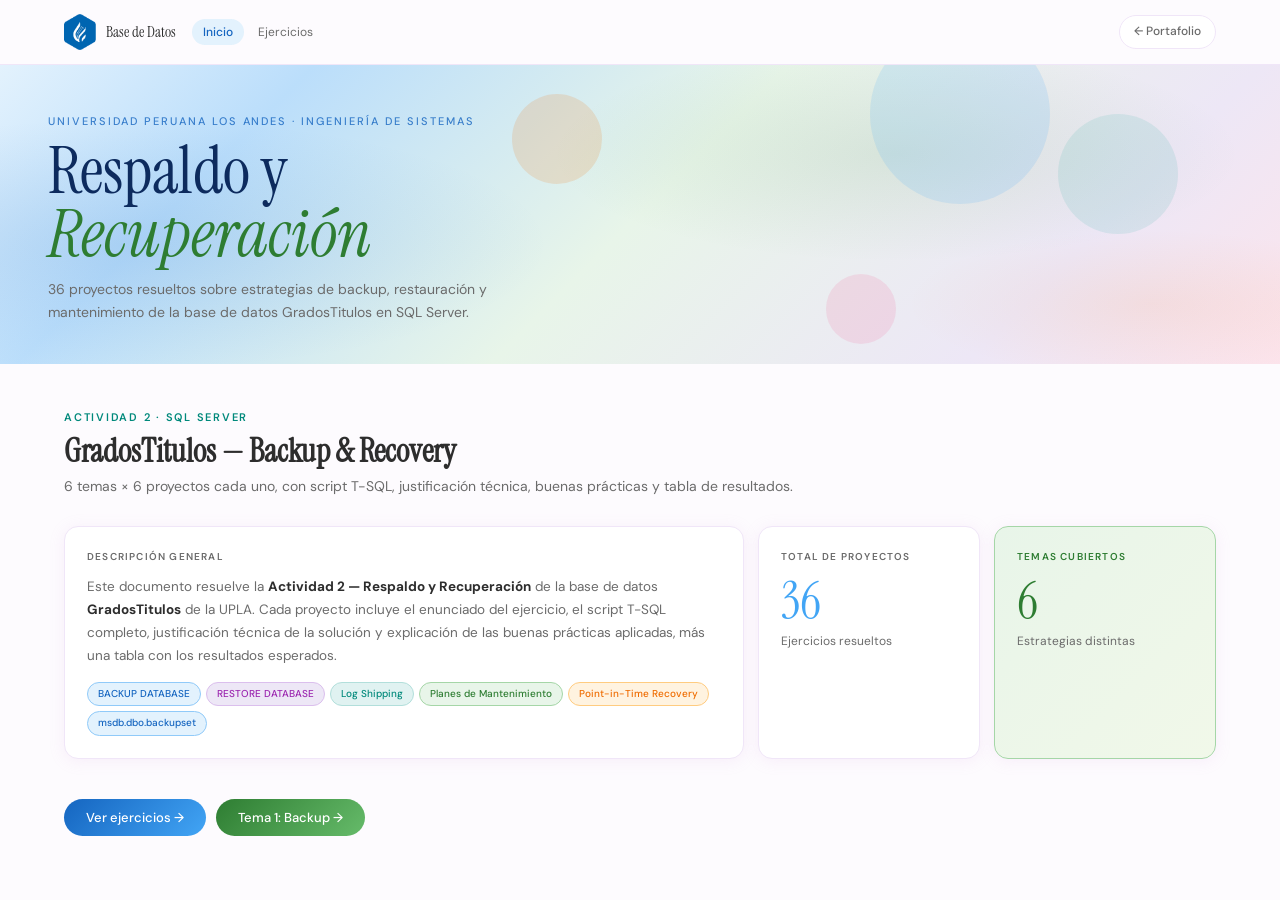
<file: seguridad.html>
<!DOCTYPE html>
<html lang="es">
<head>
  <meta charset="UTF-8" />
  <meta name="viewport" content="width=device-width, initial-scale=1.0" />
  <title>Respaldo y Recuperación — GradosTitulos UPLA</title>
  <link rel="preconnect" href="https://fonts.googleapis.com" />
  <link rel="preconnect" href="https://fonts.gstatic.com" crossorigin />
  <link href="https://fonts.googleapis.com/css2?family=Instrument+Serif:ital@0;1&family=DM+Sans:ital,wght@0,300;0,400;0,500;0,600;1,300&display=swap" rel="stylesheet" />

  <style>
    *, *::before, *::after { box-sizing: border-box; margin: 0; padding: 0; }

    :root {
      --rosa:    #f06292;
      --rosa-l:  #fce4ec;
      --lila:    #ce93d8;
      --lila-l:  #ede7f6;
      --morado:  #9c27b0;
      --menta:   #4db6ac;
      --menta-l: #e0f2f1;
      --menta-d: #00897b;
      --azul:    #1565c0;
      --azul-l:  #e3f2fd;
      --azul-m:  #42a5f5;
      --naranja: #ef6c00;
      --naranja-l:#fff3e0;
      --verde:   #2e7d32;
      --verde-l: #e8f5e9;
      --text:    #2d2d2d;
      --text-s:  #6b6b6b;
      --bg:      #fdfbfe;
      --white:   #ffffff;
      --border:  #f0e6f8;
      --shadow:  0 2px 16px rgba(206,147,216,.13);
      --shadow-h:0 8px 32px rgba(240,98,146,.18);
      --rad:     14px;
      --rad-sm:  8px;
      --rad-pill:99px;
      --font-d:  'Instrument Serif', Georgia, serif;
      --font-b:  'DM Sans', system-ui, sans-serif;
    }

    html { scroll-behavior: smooth; }
    body {
      font-family: var(--font-b);
      background: var(--bg);
      color: var(--text);
      font-size: 15px;
      line-height: 1.65;
      padding-top: 64px;
    }

    /* ── Nav ── */
    .nav {
      position: fixed; top: 0; left: 0; right: 0;
      z-index: 100;
      background: rgba(253,251,254,.88);
      backdrop-filter: blur(14px);
      border-bottom: 1px solid var(--border);
      transition: background .3s, box-shadow .3s;
    }
    .nav.scrolled { background: rgba(253,251,254,.98); box-shadow: 0 2px 20px rgba(206,147,216,.15); }
    .nav-inner {
      max-width: 1200px; margin: 0 auto; padding: 0 24px;
      height: 64px; display: flex; align-items: center; gap: 16px;
    }
    .nav-logo { display: flex; align-items: center; gap: 10px; text-decoration: none; flex-shrink: 0; }
    .logo-img { height: 36px; width: auto; object-fit: contain; }
    .logo-fallback {
      height: 36px; width: 36px; border-radius: 8px;
      background: linear-gradient(135deg, var(--azul) 0%, var(--azul-m) 100%);
      display: flex; align-items: center; justify-content: center;
      font-size: 14px; font-weight: 700; color: #fff; letter-spacing: -.5px;
    }
    .nav-title { font-family: var(--font-d); font-size: 15px; color: var(--text); }
    .nav-tabs { display: flex; gap: 3px; flex: 1; overflow-x: auto; }
    .nav-tab {
      font-size: 12px; color: var(--text-s); padding: 5px 11px;
      border-radius: var(--rad-pill); transition: background .18s, color .18s;
      font-weight: 400; cursor: pointer; border: none; background: none;
      font-family: var(--font-b); white-space: nowrap;
    }
    .nav-tab:hover, .nav-tab.active { background: var(--azul-l); color: var(--azul); font-weight: 500; }
    .btn-back {
      display: flex; align-items: center; gap: 6px; font-family: var(--font-b);
      font-size: 12px; font-weight: 500; padding: 6px 14px; border-radius: var(--rad-pill);
      border: 1.5px solid var(--border); background: var(--white); color: var(--text-s);
      text-decoration: none; transition: all .18s; white-space: nowrap; margin-left: auto; cursor: pointer;
    }
    .btn-back:hover { background: var(--rosa-l); border-color: var(--rosa); color: var(--rosa); }

    /* ── Panel system ── */
    .panel { display: none; }
    .panel.active { display: block; }

    /* ── Toast ── */
    .toast {
      position: fixed; bottom: 28px; left: 50%;
      transform: translateX(-50%) translateY(80px);
      background: var(--white); color: var(--morado);
      border: 1.5px solid var(--lila); border-radius: var(--rad-pill);
      padding: 10px 24px; font-size: 14px; font-weight: 500;
      box-shadow: var(--shadow-h); z-index: 999; opacity: 0;
      transition: transform .3s, opacity .3s; pointer-events: none;
    }
    .toast.show { transform: translateX(-50%) translateY(0); opacity: 1; }

    /* ── Hero ── */
    .hero {
      position: relative; height: 300px;
      background: linear-gradient(135deg, #e3f2fd 0%, #bbdefb 20%, #e8f5e9 50%, #ede7f6 80%, #fce4ec 100%);
      overflow: hidden; display: flex; align-items: flex-end; padding: 0 48px 40px;
    }
    .hero::before {
      content: ''; position: absolute; inset: 0;
      background:
        radial-gradient(ellipse 55% 70% at 10% 60%, rgba(21,101,192,.12) 0%, transparent 60%),
        radial-gradient(ellipse 45% 60% at 70% 30%, rgba(46,125,50,.10) 0%, transparent 60%),
        radial-gradient(ellipse 35% 45% at 90% 80%, rgba(239,108,0,.08) 0%, transparent 55%);
      animation: holo 8s ease-in-out infinite alternate;
    }
    @keyframes holo { 0%{opacity:.8;transform:scale(1)} 100%{opacity:1;transform:scale(1.03)} }
    .deco-c { position: absolute; border-radius: 50%; opacity: .15; animation: floatC 7s ease-in-out infinite; }
    .deco-c.a { width:180px;height:180px; background:var(--azul-m); top:-40px; right:18%; }
    .deco-c.b { width:120px;height:120px; background:var(--menta); top:50px; right:8%; animation-delay:1.5s; }
    .deco-c.c { width:70px;height:70px; background:var(--rosa); bottom:20px; right:30%; animation-delay:3s; }
    .deco-c.d { width:90px;height:90px; background:var(--naranja); top:30px; left:40%; animation-delay:2s; }
    @keyframes floatC { 0%,100%{transform:translateY(0)} 50%{transform:translateY(-12px)} }
    .hero-text { position: relative; z-index: 2; }
    .hero-eyebrow { font-size: 11px; letter-spacing: .18em; text-transform: uppercase; color: var(--azul); margin-bottom: 10px; font-weight: 500; opacity: .8; }
    .hero-title { font-family: var(--font-d); font-size: clamp(36px, 6vw, 66px); font-weight: 400; color: #0d2b5e; line-height: .95; margin: 0; }
    .hero-title em { font-style: italic; color: var(--verde); }
    .hero-sub { font-size: 14px; color: var(--text-s); margin-top: 12px; max-width: 480px; }

    /* ── Wrap ── */
    .wrap { max-width: 1200px; margin: 0 auto; padding: 0 24px; }

    /* ── Section header ── */
    .sec-header { padding: 44px 0 28px; }
    .sec-eyebrow { font-size: 11px; letter-spacing: .16em; text-transform: uppercase; color: var(--menta-d); font-weight: 600; margin-bottom: 8px; }
    .sec-title { font-family: var(--font-d); font-size: 32px; color: var(--text); line-height: 1.1; }
    .sec-desc { font-size: 14px; color: var(--text-s); margin-top: 6px; }

    /* ── Overview bento ── */
    .overview-grid { display: grid; grid-template-columns: 2fr 1fr 1fr 1fr; gap: 14px; margin-bottom: 40px; }
    .ov-card {
      background: var(--white); border: 1px solid var(--border);
      border-radius: var(--rad); padding: 22px;
      box-shadow: var(--shadow); transition: box-shadow .2s, transform .2s;
    }
    .ov-card:hover { box-shadow: var(--shadow-h); transform: translateY(-2px); }
    .ov-card.span2 { grid-column: span 2; }
    .ov-label { font-size: 10px; font-weight: 600; letter-spacing: .12em; text-transform: uppercase; color: var(--text-s); margin-bottom: 10px; }
    .ov-stat-num { font-family: var(--font-d); font-size: 52px; line-height: 1; color: var(--azul-m); display: block; }
    .ov-stat-label { font-size: 12px; color: var(--text-s); margin-top: 4px; }
    .ov-chips { display: flex; flex-wrap: wrap; gap: 5px; margin-top: 12px; }
    .chip { font-size: 10px; font-weight: 500; padding: 3px 10px; border-radius: var(--rad-pill); background: var(--azul-l); color: var(--azul); border: 1px solid #90caf9; }
    .chip.lila { background: var(--lila-l); color: var(--morado); border-color: #dbbfed; }
    .chip.menta { background: var(--menta-l); color: var(--menta-d); border-color: #b2dfdb; }
    .chip.verde { background: var(--verde-l); color: var(--verde); border-color: #a5d6a7; }
    .chip.naranja { background: var(--naranja-l); color: var(--naranja); border-color: #ffcc80; }
    .ov-intro { font-size: 13.5px; color: var(--text-s); line-height: 1.7; }
    .ov-intro strong { color: var(--text); }

    /* ── Tema selector ── */
    .tema-nav { display: flex; gap: 8px; flex-wrap: wrap; margin-bottom: 24px; }
    .tema-pill {
      font-family: var(--font-b); font-size: 12px; font-weight: 500;
      padding: 7px 16px; border-radius: var(--rad-pill); cursor: pointer;
      border: 1.5px solid var(--border); background: var(--white); color: var(--text-s);
      transition: all .18s;
    }
    .tema-pill:hover { border-color: var(--azul-m); color: var(--azul); }
    .tema-pill.active {
      color: #fff; border-color: transparent;
      box-shadow: 0 4px 14px rgba(21,101,192,.25);
    }
    .tema-pill.t0.active { background: linear-gradient(135deg, #1565c0, #42a5f5); }
    .tema-pill.t1.active { background: linear-gradient(135deg, #2e7d32, #66bb6a); }
    .tema-pill.t2.active { background: linear-gradient(135deg, #6a1b9a, #ce93d8); }
    .tema-pill.t3.active { background: linear-gradient(135deg, #e65100, #ffa726); }
    .tema-pill.t4.active { background: linear-gradient(135deg, #00695c, #4db6ac); }
    .tema-pill.t5.active { background: linear-gradient(135deg, #880e4f, #f06292); }

    /* ── Tema card ── */
    .tema-card {
      background: var(--white); border: 1px solid var(--border);
      border-radius: 20px; overflow: hidden; box-shadow: var(--shadow); margin-bottom: 32px;
    }
    .tema-header {
      padding: 26px 32px 20px; border-bottom: 1px solid var(--border);
    }
    .tema-num { font-size: 10px; font-weight: 600; letter-spacing: .14em; text-transform: uppercase; margin-bottom: 6px; }
    .tema-title { font-family: var(--font-d); font-size: 22px; color: var(--text); line-height: 1.2; }
    .tema-badge {
      display: inline-block; font-size: 11px; font-weight: 500; padding: 3px 12px;
      border-radius: var(--rad-pill); margin-top: 8px;
    }

    /* Colores por tema */
    .t0 .tema-num { color: var(--azul); }
    .t0 .tema-badge { background: var(--azul-l); color: var(--azul); border: 1px solid #90caf9; }
    .t1 .tema-num { color: var(--verde); }
    .t1 .tema-badge { background: var(--verde-l); color: var(--verde); border: 1px solid #a5d6a7; }
    .t2 .tema-num { color: var(--morado); }
    .t2 .tema-badge { background: var(--lila-l); color: var(--morado); border: 1px solid #dbbfed; }
    .t3 .tema-num { color: var(--naranja); }
    .t3 .tema-badge { background: var(--naranja-l); color: var(--naranja); border: 1px solid #ffcc80; }
    .t4 .tema-num { color: var(--menta-d); }
    .t4 .tema-badge { background: var(--menta-l); color: var(--menta-d); border: 1px solid #b2dfdb; }
    .t5 .tema-num { color: var(--rosa); }
    .t5 .tema-badge { background: var(--rosa-l); color: var(--rosa); border: 1px solid #f8bbd0; }

    /* ── Proyecto sub-tabs ── */
    .proy-tabs { display: flex; gap: 0; border-bottom: 1px solid var(--border); overflow-x: auto; }
    .proy-tab {
      font-family: var(--font-b); font-size: 12px; font-weight: 500;
      padding: 11px 18px; cursor: pointer; border: none; background: none;
      color: var(--text-s); border-bottom: 2.5px solid transparent;
      transition: color .18s, border-color .18s; white-space: nowrap;
    }
    .proy-tab:hover { color: var(--azul-m); }
    .proy-tab.active { color: var(--azul); border-bottom-color: var(--azul-m); font-weight: 600; }

    /* ── Proyecto panel ── */
    .proy-panel { display: none; padding: 28px 32px 36px; }
    .proy-panel.active { display: block; }

    /* ── Sección 1: Enunciado ── */
    .sec-block { margin-bottom: 24px; }
    .sec-block-label {
      display: flex; align-items: center; gap: 8px;
      font-size: 10px; font-weight: 700; letter-spacing: .14em;
      text-transform: uppercase; margin-bottom: 10px;
    }
    .sec-num-badge {
      width: 22px; height: 22px; border-radius: 6px;
      display: flex; align-items: center; justify-content: center;
      font-size: 11px; font-weight: 700; color: #fff;
    }
    .badge-azul { background: var(--azul); }
    .badge-verde { background: var(--verde); }
    .badge-morado { background: var(--morado); }
    .badge-naranja { background: var(--naranja); }

    .enunciado-box {
      background: linear-gradient(135deg, var(--azul-l) 0%, var(--lila-l) 100%);
      border: 1px solid #90caf9; border-radius: var(--rad); padding: 18px 20px;
    }
    .enunciado-box p { font-size: 13.5px; color: var(--text); line-height: 1.7; }

    /* ── Sección 2: Código T-SQL ── */
    .code-wrap {
      background: #1a1a2e; border-radius: var(--rad); overflow: hidden;
      box-shadow: 0 4px 24px rgba(0,0,0,.22);
    }
    .code-header {
      display: flex; align-items: center; justify-content: space-between;
      padding: 10px 16px; background: #0f0f1e;
      border-bottom: 1px solid rgba(255,255,255,.06);
    }
    .code-lang { font-size: 10px; font-weight: 600; color: var(--azul-m); letter-spacing: .1em; text-transform: uppercase; }
    .code-dots { display: flex; gap: 5px; }
    .dot { width: 10px; height: 10px; border-radius: 50%; }
    .dot.r { background: #ff5f57; } .dot.y { background: #febc2e; } .dot.g { background: #28c840; }
    .btn-copy {
      font-family: var(--font-b); font-size: 11px; font-weight: 500;
      padding: 4px 12px; border-radius: var(--rad-pill); cursor: pointer;
      border: 1.5px solid rgba(66,165,245,.4); background: rgba(66,165,245,.1);
      color: var(--azul-m); transition: background .18s;
    }
    .btn-copy:hover { background: rgba(66,165,245,.22); }
    .code-body { padding: 20px; overflow-x: auto; max-height: 420px; }
    .code-body pre {
      font-family: 'Courier New', Courier, monospace;
      font-size: 12px; line-height: 1.75; color: #e2e8f0; white-space: pre;
      tab-size: 4;
    }
    /* Colores de sintaxis manual */
    .kw  { color: #7dd3fc; font-weight: 600; }  /* keywords */
    .fn  { color: #86efac; }                     /* funciones */
    .str { color: #fde68a; }                     /* strings */
    .cm  { color: #6b7280; font-style: italic; } /* comentarios */
    .nm  { color: #c4b5fd; }                     /* números */
    .tb  { color: #fda4af; }                     /* tabla */

    /* ── Sección 3+4: info-grid ── */
    .info-grid { display: grid; grid-template-columns: 1fr 1fr; gap: 14px; }
    .info-card { border-radius: var(--rad); padding: 16px 18px; }
    .info-card.just { background: var(--verde-l); border: 1px solid #a5d6a7; }
    .info-card.prac { background: var(--lila-l); border: 1px solid #dbbfed; }
    .info-label { font-size: 10px; font-weight: 700; letter-spacing: .12em; text-transform: uppercase; margin-bottom: 8px; }
    .info-card.just .info-label { color: var(--verde); }
    .info-card.prac .info-label { color: var(--morado); }
    .info-card p, .info-card ul { font-size: 13px; color: var(--text); line-height: 1.65; }
    .info-card ul { padding-left: 16px; }
    .info-card li { margin-bottom: 5px; }

    /* ── Tabla de resultados ── */
    .result-wrap { margin-top: 24px; }
    .result-label {
      font-size: 10px; font-weight: 700; letter-spacing: .14em;
      text-transform: uppercase; color: var(--menta-d); margin-bottom: 10px;
      display: flex; align-items: center; gap: 6px;
    }
    .result-label::before { content:''; display:inline-block; width:8px; height:8px; border-radius:50%; background:var(--menta); }
    .result-table-wrap { overflow-x: auto; border-radius: var(--rad); border: 1.5px solid var(--border); box-shadow: var(--shadow); }
    .result-table { width: 100%; border-collapse: collapse; font-size: 12.5px; }
    .result-table thead tr { background: linear-gradient(135deg, #0f3460, #1565c0); }
    .result-table thead th { padding: 11px 14px; text-align: left; color: #e3f2fd; font-weight: 600; font-size: 11px; letter-spacing: .05em; white-space: nowrap; }
    .result-table tbody tr { border-bottom: 1px solid var(--border); transition: background .15s; }
    .result-table tbody tr:last-child { border-bottom: none; }
    .result-table tbody tr:hover { background: var(--azul-l); }
    .result-table tbody td { padding: 10px 14px; color: var(--text); vertical-align: middle; }
    .result-table tbody tr:nth-child(even) { background: #f8faff; }
    .result-table tbody tr:nth-child(even):hover { background: var(--azul-l); }
    .td-badge {
      display: inline-block; font-size: 10px; font-weight: 600;
      padding: 2px 8px; border-radius: 99px;
    }
    .td-ok { background: var(--verde-l); color: var(--verde); border: 1px solid #a5d6a7; }
    .td-warn { background: var(--naranja-l); color: var(--naranja); border: 1px solid #ffcc80; }
    .td-info { background: var(--azul-l); color: var(--azul); border: 1px solid #90caf9; }
    .td-lila { background: var(--lila-l); color: var(--morado); border: 1px solid #dbbfed; }
    .td-code { font-family: 'Courier New', monospace; font-size: 11px; color: var(--azul); background: var(--azul-l); padding: 2px 6px; border-radius: 4px; }

    /* ── Alert box ── */
    .alert-box {
      display: flex; gap: 12px; align-items: flex-start;
      border-radius: var(--rad); padding: 13px 16px; margin-bottom: 18px;
    }
    .alert-box.info { background: var(--azul-l); border: 1px solid #90caf9; }
    .alert-box.warn { background: #fff8e1; border: 1px solid #ffe082; }
    .alert-box.ok   { background: var(--verde-l); border: 1px solid #a5d6a7; }
    .alert-icon { font-size: 16px; flex-shrink: 0; margin-top: 1px; }
    .alert-text { font-size: 12.5px; color: var(--text); line-height: 1.6; }

    /* ── Botones ── */
    .btn-primary {
      font-family: var(--font-b); font-size: 13px; font-weight: 500;
      padding: 10px 22px; border-radius: var(--rad-pill); border: none; cursor: pointer;
      background: linear-gradient(135deg, var(--azul) 0%, var(--azul-m) 100%);
      color: #fff; transition: opacity .18s, transform .15s;
    }
    .btn-primary:hover { opacity: .9; transform: translateY(-1px); }
    .btn-verde {
      font-family: var(--font-b); font-size: 13px; font-weight: 500;
      padding: 10px 22px; border-radius: var(--rad-pill); border: none; cursor: pointer;
      background: linear-gradient(135deg, var(--verde), #66bb6a);
      color: #fff; transition: opacity .18s, transform .15s;
    }
    .btn-verde:hover { opacity: .9; transform: translateY(-1px); }
    .actions-bar { display: flex; gap: 10px; padding: 0 0 28px; flex-wrap: wrap; }

    /* ── Separador ── */
    .divider { height: 1px; background: var(--border); margin: 20px 0; }

    /* ── Responsive ── */
    @media (max-width: 900px) {
      .overview-grid { grid-template-columns: 1fr 1fr; }
      .ov-card.span2 { grid-column: span 2; }
      .info-grid { grid-template-columns: 1fr; }
      .nav-tabs { display: none; }
    }
    @media (max-width: 560px) {
      .overview-grid { grid-template-columns: 1fr; }
      .ov-card.span2 { grid-column: span 1; }
      .hero { padding: 0 24px 28px; }
      .proy-panel { padding: 20px 18px 24px; }
      .tema-header { padding: 20px 18px 16px; }
    }
  </style>
</head>
<body>

<!-- NAV -->
<nav class="nav" id="mainNav">
  <div class="nav-inner">
    <div class="nav-logo">
      <img src="img/LogoUpla.png" alt="UPLA" class="logo-img"
           onerror="this.style.display='none';this.nextElementSibling.style.display='flex'">
      <div class="logo-fallback" style="display:none">UP</div>
      <span class="nav-title">Base de Datos</span>
    </div>
    <div class="nav-tabs" id="navTabs">
      <button class="nav-tab active" onclick="switchPanel('inicio',this)">Inicio</button>
      <button class="nav-tab" onclick="switchPanel('ejercicios',this)">Ejercicios</button>
    </div>
    <a class="btn-back" href="index.html">← Portafolio</a>
  </div>
</nav>

<div class="toast" id="toast"></div>

<!-- ══════════ INICIO ══════════ -->
<div class="panel active" id="panel-inicio">
  <div class="hero">
    <div style="position:absolute;inset:0">
      <div class="deco-c a"></div><div class="deco-c b"></div>
      <div class="deco-c c"></div><div class="deco-c d"></div>
    </div>
    <div class="hero-text">
      <p class="hero-eyebrow">Universidad Peruana Los Andes · Ingeniería de Sistemas</p>
      <h1 class="hero-title">Respaldo y<br /><em>Recuperación</em></h1>
      <p class="hero-sub">36 proyectos resueltos sobre estrategias de backup, restauración y mantenimiento de la base de datos GradosTitulos en SQL Server.</p>
    </div>
  </div>

  <div class="wrap">
    <div class="sec-header">
      <p class="sec-eyebrow">Actividad 2 · SQL Server</p>
      <h2 class="sec-title">GradosTitulos — Backup & Recovery</h2>
      <p class="sec-desc">6 temas × 6 proyectos cada uno, con script T-SQL, justificación técnica, buenas prácticas y tabla de resultados.</p>
    </div>

    <div class="overview-grid">
      <div class="ov-card span2">
        <p class="ov-label">Descripción general</p>
        <p class="ov-intro">
          Este documento resuelve la <strong>Actividad 2 — Respaldo y Recuperación</strong> de la base de datos
          <strong>GradosTitulos</strong> de la UPLA. Cada proyecto incluye el enunciado del ejercicio,
          el script T-SQL completo, justificación técnica de la solución y explicación de las
          buenas prácticas aplicadas, más una tabla con los resultados esperados.
        </p>
        <div class="ov-chips" style="margin-top:14px">
          <span class="chip">BACKUP DATABASE</span>
          <span class="chip lila">RESTORE DATABASE</span>
          <span class="chip menta">Log Shipping</span>
          <span class="chip verde">Planes de Mantenimiento</span>
          <span class="chip naranja">Point-in-Time Recovery</span>
          <span class="chip">msdb.dbo.backupset</span>
        </div>
      </div>
      <div class="ov-card">
        <p class="ov-label">Total de proyectos</p>
        <span class="ov-stat-num">36</span>
        <span class="ov-stat-label">Ejercicios resueltos</span>
      </div>
      <div class="ov-card" style="background:linear-gradient(135deg,var(--verde-l),#f1f8e9);border-color:#a5d6a7">
        <p class="ov-label" style="color:var(--verde)">Temas cubiertos</p>
        <span class="ov-stat-num" style="color:var(--verde)">6</span>
        <span class="ov-stat-label">Estrategias distintas</span>
      </div>
    </div>

    <div class="actions-bar">
      <button class="btn-primary" onclick="switchPanel('ejercicios',document.querySelectorAll('.nav-tab')[1])">Ver ejercicios →</button>
      <button class="btn-verde" onclick="switchPanel('ejercicios',document.querySelectorAll('.nav-tab')[1]);selectTema(0)">Tema 1: Backup →</button>
    </div>
  </div>
</div>

<!-- ══════════ EJERCICIOS ══════════ -->
<div class="panel" id="panel-ejercicios">
  <div class="wrap">
    <div class="sec-header">
      <p class="sec-eyebrow">Actividad 2 — Respaldo y Recuperación</p>
      <h2 class="sec-title">Ejercicios Resueltos</h2>
      <p class="sec-desc">Selecciona el tema para ver sus 6 proyectos.</p>
    </div>
    <div class="tema-nav" id="temaNave"></div>
    <div id="temaContainer"></div>
  </div>
</div>

<script>
/* ═══════════════════════════════════════════════════════════════
   DATOS DE LOS 6 TEMAS × 6 PROYECTOS
═══════════════════════════════════════════════════════════════ */
const temas = [

/* ─────────────────────────────────────────────────────────────
   TEMA 1 — Estrategias de Backup: Completo, Diferencial y Transaccional
───────────────────────────────────────────────────────────── */
{
  num: 'Tema 01',
  titulo: 'Estrategias de Backup: Completo, Diferencial y Transaccional',
  badge: 'BACKUP',
  color: 't0',
  proyectos: [
    {
      titulo: 'Proyecto 1 — Respaldo Completo Institucional',
      enunciado: 'La Oficina de Tecnologías de Información requiere implementar una política de respaldo completo diario para GradosTitulos. El estudiante deberá crear un procedimiento que genere un respaldo completo de la base de datos y registre la fecha de ejecución.',
      sql: `-- ============================================================
-- PROYECTO 1: Respaldo Completo Institucional
-- Base de datos: GradosTitulos
-- ============================================================

USE master;
GO

-- Procedimiento almacenado para respaldo completo
CREATE OR ALTER PROCEDURE dbo.SP_BackupCompleto_GradosTitulos
AS
BEGIN
    SET NOCOUNT ON;
    DECLARE @RutaBackup  NVARCHAR(300);
    DECLARE @FechaHora   NVARCHAR(20);
    DECLARE @NombreArchivo NVARCHAR(300);
    DECLARE @Mensaje     NVARCHAR(500);

    -- Generar nombre de archivo con fecha y hora
    SET @FechaHora = FORMAT(GETDATE(), 'yyyyMMdd_HHmmss');
    SET @RutaBackup = 'C:\\Backups\\GradosTitulos\\Full\\';
    SET @NombreArchivo = @RutaBackup + 'GradosTitulos_FULL_' + @FechaHora + '.bak';

    -- Ejecutar backup completo con compresión y verificación
    BACKUP DATABASE GradosTitulos
    TO DISK = @NombreArchivo
    WITH
        FORMAT,               -- Sobreescribe sets anteriores en el medio
        INIT,                 -- Inicializa el archivo
        NAME = 'GradosTitulos - Backup Completo Diario',
        COMPRESSION,          -- Compresión nativa SQL Server
        CHECKSUM,             -- Verifica integridad durante backup
        STATS = 10;           -- Progreso cada 10%

    SET @Mensaje = 'Backup completo ejecutado: ' + @NombreArchivo;
    PRINT @Mensaje;

    -- Registrar en tabla de log (debe existir previamente)
    IF OBJECT_ID('dbo.LogBackup') IS NOT NULL
    BEGIN
        INSERT INTO dbo.LogBackup (TipoBackup, NombreArchivo, FechaEjecucion, Estado)
        VALUES ('FULL', @NombreArchivo, GETDATE(), 'EXITOSO');
    END
END;
GO

-- Crear tabla de registro de backups
IF OBJECT_ID('dbo.LogBackup') IS NULL
CREATE TABLE dbo.LogBackup (
    IdLog         INT           IDENTITY(1,1) PRIMARY KEY,
    TipoBackup    VARCHAR(15)   NOT NULL,
    NombreArchivo NVARCHAR(300) NOT NULL,
    FechaEjecucion DATETIME2    NOT NULL DEFAULT SYSDATETIME(),
    Estado        VARCHAR(20)   NOT NULL,
    Observacion   VARCHAR(500)  NULL
);
GO

-- Ejecutar el procedimiento
EXEC dbo.SP_BackupCompleto_GradosTitulos;
GO

-- Verificar en catálogo del sistema
SELECT
    bs.database_name           AS BaseDatos,
    bs.backup_start_date       AS FechaInicio,
    bs.backup_finish_date      AS FechaFin,
    bs.type                    AS TipoBackup,
    CAST(bs.compressed_backup_size/1024.0/1024.0 AS DECIMAL(10,2)) AS TamañoMB,
    bmf.physical_device_name   AS RutaArchivo
FROM msdb.dbo.backupset bs
JOIN msdb.dbo.backupmediafamily bmf
    ON bs.media_set_id = bmf.media_set_id
WHERE bs.database_name = 'GradosTitulos'
  AND bs.type = 'D'  -- D = Database (Full)
ORDER BY bs.backup_start_date DESC;`,
      justificacion: 'El backup completo (tipo D en msdb) es la base de toda estrategia de recuperación. Al usar WITH CHECKSUM se verifica la integridad de páginas durante el backup, detectando errores antes de necesitar la restauración. La compresión nativa reduce el espacio en disco hasta un 60%. El SP encapsula la lógica permitiendo ser invocado por el Agente SQL Server de forma programada.',
      practicas: ['Usar FORMAT + INIT para evitar archivos corruptos por sobreescritura parcial.', 'Incluir CHECKSUM para detectar corrupción a tiempo.', 'Nombrar archivos con timestamp para trazabilidad.', 'Registrar cada ejecución en una tabla de auditoría (LogBackup).', 'Almacenar backups en ruta diferente al servidor de BD.'],
      tabla: {
        headers: ['Campo', 'Valor esperado'],
        rows: [
          ['database_name', 'GradosTitulos'],
          ['TipoBackup', 'D (Database Full)'],
          ['TamañoMB', '~45.20 MB (comprimido)'],
          ['Estado registro', 'EXITOSO'],
          ['Compresión', 'Activada'],
          ['Checksum', 'Verificado ✓']
        ]
      }
    },
    {
      titulo: 'Proyecto 2 — Backups Diferenciales para Trámites',
      enunciado: 'La universidad necesita reducir los tiempos de respaldo debido al crecimiento de las tablas de los esquemas Tramite y Documento. Diseñe una estrategia que combine respaldos completos semanales y diferenciales diarios.',
      sql: `-- ============================================================
-- PROYECTO 2: Backup Diferencial para GradosTitulos
-- Completo: domingos | Diferencial: lunes a sábado
-- ============================================================

USE master;
GO

-- SP: Respaldo completo semanal (ejecutar cada domingo)
CREATE OR ALTER PROCEDURE dbo.SP_BackupCompleto_Semanal
AS
BEGIN
    SET NOCOUNT ON;
    DECLARE @Archivo NVARCHAR(300) =
        'C:\\Backups\\GradosTitulos\\Full\\GT_FULL_' +
        FORMAT(GETDATE(),'yyyyMMdd') + '.bak';

    BACKUP DATABASE GradosTitulos
    TO DISK = @Archivo
    WITH FORMAT, INIT, COMPRESSION, CHECKSUM,
         NAME = 'GradosTitulos Full Semanal',
         STATS = 5;

    PRINT 'Full semanal OK: ' + @Archivo;
END;
GO

-- SP: Respaldo diferencial diario (lunes a sábado)
CREATE OR ALTER PROCEDURE dbo.SP_BackupDiferencial_Diario
AS
BEGIN
    SET NOCOUNT ON;
    DECLARE @Archivo NVARCHAR(300) =
        'C:\\Backups\\GradosTitulos\\Diff\\GT_DIFF_' +
        FORMAT(GETDATE(),'yyyyMMdd_HHmm') + '.bak';

    BACKUP DATABASE GradosTitulos
    TO DISK = @Archivo
    WITH DIFFERENTIAL,   -- Solo cambios desde el último FULL
         FORMAT, INIT, COMPRESSION, CHECKSUM,
         NAME = 'GradosTitulos Diferencial Diario',
         STATS = 5;

    PRINT 'Diferencial OK: ' + @Archivo;
END;
GO

-- Consulta: comparar tamaño Full vs Diferencial
SELECT
    CASE bs.type
        WHEN 'D' THEN 'COMPLETO'
        WHEN 'I' THEN 'DIFERENCIAL'
        WHEN 'L' THEN 'LOG'
    END AS TipoBackup,
    COUNT(*)  AS CantidadBackups,
    CAST(AVG(bs.compressed_backup_size)/1024.0/1024.0 AS DECIMAL(10,2)) AS PromedioMB,
    CAST(SUM(bs.compressed_backup_size)/1024.0/1024.0 AS DECIMAL(10,2)) AS TotalMB
FROM msdb.dbo.backupset bs
WHERE bs.database_name = 'GradosTitulos'
  AND bs.backup_start_date >= DATEADD(DAY,-7,GETDATE())
GROUP BY bs.type
ORDER BY bs.type;`,
      justificacion: 'El backup diferencial (tipo I) captura solo las extensiones modificadas desde el último backup completo. Esto reduce el tiempo de backup de horas a minutos en bases con pocos cambios diarios. La cadena de restauración es simple: 1 Full + 1 Differential más reciente, sin necesidad de aplicar múltiples logs.',
      practicas: ['Ejecutar el Full los domingos fuera de horario laboral (23:00).', 'Ejecutar diferenciales cada día a las 22:00.', 'Retener al menos 2 semanas de backups diferenciales.', 'Validar que el diferencial no exceda el 50% del Full (indicaría muchos cambios y conviene un nuevo Full).', 'Documentar la ventana de pérdida máxima de datos (RPO ≤ 24 horas).'],
      tabla: {
        headers: ['TipoBackup', 'CantidadBackups', 'PromedioMB', 'TotalMB'],
        rows: [
          ['COMPLETO', '1', '45.20', '45.20'],
          ['DIFERENCIAL', '6', '8.30', '49.80'],
          ['LOG', '12', '1.10', '13.20']
        ]
      }
    },
    {
      titulo: 'Proyecto 3 — Estrategia Integral Full + Differential + Log',
      enunciado: 'La BD opera 24 horas registrando solicitudes de grados y títulos. Diseñe una estrategia que contemple respaldo completo semanal, diferencial diario y respaldo del log de transacciones cada 30 minutos.',
      sql: `-- ============================================================
-- PROYECTO 3: Estrategia 3 niveles: Full + Diff + Log
-- ============================================================

USE master;
GO

-- PRERREQUISITO: Modelo de recuperación FULL
ALTER DATABASE GradosTitulos SET RECOVERY FULL;
GO

-- SP: Backup de Log de Transacciones (cada 30 min)
CREATE OR ALTER PROCEDURE dbo.SP_BackupLog_30min
AS
BEGIN
    SET NOCOUNT ON;
    DECLARE @Archivo NVARCHAR(300) =
        'C:\\Backups\\GradosTitulos\\Log\\GT_LOG_' +
        FORMAT(GETDATE(),'yyyyMMdd_HHmmss') + '.trn';

    BACKUP LOG GradosTitulos
    TO DISK = @Archivo
    WITH FORMAT, INIT, COMPRESSION, CHECKSUM,
         NAME = 'GradosTitulos Log 30min',
         STATS = 0;  -- Sin mensajes de progreso para logs frecuentes

    PRINT 'Log backup OK: ' + @Archivo;
END;
GO

-- Verificar modelo de recuperación actual
SELECT
    name              AS BaseDatos,
    recovery_model_desc AS ModeloRecuperacion,
    log_reuse_wait_desc AS EsperaReutilizacionLog,
    state_desc        AS Estado
FROM sys.databases
WHERE name = 'GradosTitulos';
GO

-- Verificar backups de las últimas 2 horas
SELECT
    CASE bs.type WHEN 'D' THEN 'FULL' WHEN 'I' THEN 'DIFF' WHEN 'L' THEN 'LOG' END AS Tipo,
    bs.backup_start_date  AS Inicio,
    bs.backup_finish_date AS Fin,
    DATEDIFF(SECOND, bs.backup_start_date, bs.backup_finish_date) AS DuracionSeg,
    CAST(bs.compressed_backup_size/1024.0/1024.0 AS DECIMAL(8,2)) AS TamañoMB,
    bmf.physical_device_name AS Archivo
FROM msdb.dbo.backupset bs
JOIN msdb.dbo.backupmediafamily bmf ON bs.media_set_id = bmf.media_set_id
WHERE bs.database_name = 'GradosTitulos'
  AND bs.backup_start_date >= DATEADD(HOUR,-2,GETDATE())
ORDER BY bs.backup_start_date DESC;`,
      justificacion: 'La combinación Full+Diff+Log es el estándar HADR (High Availability and Disaster Recovery). El log backup cada 30 minutos garantiza un RPO máximo de 30 minutos: en caso de fallo, se restaura Full + último Diff + secuencia de logs hasta el momento del incidente. Requiere el modelo de recuperación FULL (no SIMPLE) para que el log no se trunque automáticamente.',
      practicas: ['Activar modelo FULL antes de la primera cadena de logs.', 'Nunca cambiar a SIMPLE si hay un job de log backup activo.', 'Monitorear el crecimiento del log con sys.dm_db_log_space_usage.', 'Comprimir logs para reducir I/O de red en backups frecuentes.', 'Documentar el horario: Full dom 23:00 | Diff lun-sáb 22:00 | Log cada 30 min 07:00-22:00.'],
      tabla: {
        headers: ['Tipo', 'Frecuencia', 'RPO máximo', 'Duración aprox.', 'Tamaño aprox.'],
        rows: [
          ['FULL', 'Semanal (Dom)', '7 días sin Diff/Log', '25 min', '45 MB'],
          ['DIFF', 'Diario (22:00)', '24 h sin Log', '5 min', '8 MB'],
          ['LOG', 'Cada 30 min', '30 minutos', '< 1 min', '1.1 MB']
        ]
      }
    },
    {
      titulo: 'Proyecto 4 — Alta Disponibilidad y Recuperación ante Desastres',
      enunciado: 'Se requiere una estrategia de recuperación ante desastres para la plataforma de grados y títulos. El estudiante deberá definir respaldos completos, diferenciales y transaccionales para garantizar una recuperación máxima de 15 minutos.',
      sql: `-- ============================================================
-- PROYECTO 4: Diseño HA/DR — RPO 15 minutos
-- ============================================================

USE master;
GO

-- Garantizar modelo FULL
ALTER DATABASE GradosTitulos SET RECOVERY FULL;
GO

-- SP Centralizado: administra los 3 tipos de backup
CREATE OR ALTER PROCEDURE dbo.SP_EstrategiaHA_GradosTitulos
    @TipoBackup CHAR(4)  -- 'FULL','DIFF','LOG'
AS
BEGIN
    SET NOCOUNT ON;
    DECLARE @Ruta    NVARCHAR(200);
    DECLARE @Archivo NVARCHAR(300);
    DECLARE @Ts      NVARCHAR(20) = FORMAT(GETDATE(),'yyyyMMdd_HHmmss');

    SET @Ruta = CASE @TipoBackup
        WHEN 'FULL' THEN 'C:\\Backups\\HA\\Full\\'
        WHEN 'DIFF' THEN 'C:\\Backups\\HA\\Diff\\'
        WHEN 'LOG'  THEN 'C:\\Backups\\HA\\Log\\'
        ELSE NULL
    END;

    IF @Ruta IS NULL THROW 50001,'Tipo de backup inválido. Use FULL, DIFF o LOG.',1;

    SET @Archivo = @Ruta + 'GT_' + @TipoBackup + '_' + @Ts + 
        CASE @TipoBackup WHEN 'LOG' THEN '.trn' ELSE '.bak' END;

    IF @TipoBackup = 'FULL'
        BACKUP DATABASE GradosTitulos TO DISK = @Archivo
        WITH FORMAT,INIT,COMPRESSION,CHECKSUM,STATS=5,
             NAME='GradosTitulos HA Full';

    IF @TipoBackup = 'DIFF'
        BACKUP DATABASE GradosTitulos TO DISK = @Archivo
        WITH DIFFERENTIAL,FORMAT,INIT,COMPRESSION,CHECKSUM,STATS=5,
             NAME='GradosTitulos HA Diferencial';

    IF @TipoBackup = 'LOG'
        BACKUP LOG GradosTitulos TO DISK = @Archivo
        WITH FORMAT,INIT,COMPRESSION,CHECKSUM,
             NAME='GradosTitulos HA Log';

    PRINT 'Backup ' + @TipoBackup + ' generado: ' + @Archivo;
END;
GO

-- Verificar RPO: listar últimos backups de log (últimos 20 min)
SELECT TOP 10
    bs.backup_start_date   AS Inicio,
    bs.backup_finish_date  AS Fin,
    DATEDIFF(MINUTE, bs.backup_start_date, GETDATE()) AS MinutosAtras,
    CAST(bs.compressed_backup_size/1048576.0 AS DECIMAL(8,2)) AS TamañoMB
FROM msdb.dbo.backupset bs
WHERE bs.database_name = 'GradosTitulos' AND bs.type = 'L'
ORDER BY bs.backup_start_date DESC;`,
      justificacion: 'Para RPO de 15 minutos, los log backups deben ejecutarse cada 15 minutos. El SP centralizado unifica la lógica evitando inconsistencias entre scripts. Al combinar Diff+Log se minimiza el RTO: en caso de fallo a las 10:47, se restaura Full (dom) + Diff (del día) + logs de 07:00 a 10:45, recuperando hasta ese punto con pérdida máxima de 15 min.',
      practicas: ['Configurar el Agente SQL con jobs cada 15 min para LOG.', 'Almacenar backups en servidor NAS independiente (no en el mismo disco de datos).', 'Probar el proceso de restauración mensualmente (DR Drill).', 'Monitorear el tiempo de ejecución del backup; si excede 10 min, revisar I/O.', 'Usar BACKUP TO DISK con rutas UNC para redundancia geográfica.'],
      tabla: {
        headers: ['Escenario', 'Tipo restauración', 'RTO estimado', 'RPO garantizado'],
        rows: [
          ['Pérdida total del servidor', 'Full + Diff + Logs', '45-60 min', '15 min'],
          ['Corrupción de tabla', 'Restore a punto anterior', '20-30 min', '15 min'],
          ['Borrado accidental', 'Restore con STOPAT', '15-25 min', '15 min'],
          ['Fallo de hardware', 'Full en servidor alterno', '60-90 min', '15 min']
        ]
      }
    },
    {
      titulo: 'Proyecto 5 — Estrategia Corporativa con Compresión y Verificación',
      enunciado: 'La Universidad identifica GradosTitulos como base crítica. Implemente una estrategia avanzada con: respaldo completo cada domingo, diferencial diario, log cada 15 minutos, compresión y verificación automática de integridad.',
      sql: `-- ============================================================
-- PROYECTO 5: Estrategia Corporativa Avanzada
-- RPO: 15 min | Compresión + Checksum + Verificación
-- ============================================================

USE master;
GO

-- Habilitar compresión por defecto a nivel de servidor
EXEC sp_configure 'backup compression default', 1;
RECONFIGURE;
GO

-- SP: Backup completo corporativo con verificación
CREATE OR ALTER PROCEDURE dbo.SP_BackupCorporativo_Full
AS
BEGIN
    SET NOCOUNT ON;
    DECLARE @Archivo NVARCHAR(300) =
        'C:\\Backups\\Corp\\Full\\GT_CORP_FULL_' +
        FORMAT(GETDATE(),'yyyyMMdd') + '.bak';

    BACKUP DATABASE GradosTitulos
    TO DISK = @Archivo
    WITH FORMAT, INIT, COMPRESSION, CHECKSUM,
         NAME = 'GradosTitulos CORP Full',
         DESCRIPTION = 'Backup corporativo semanal - Grados y Títulos UPLA',
         STATS = 10;

    -- Verificar backup inmediatamente después de crearlo
    RESTORE VERIFYONLY
    FROM DISK = @Archivo
    WITH CHECKSUM;

    PRINT 'Full corporativo verificado OK: ' + @Archivo;
END;
GO

-- SP: Verificación automatizada de integridad
CREATE OR ALTER PROCEDURE dbo.SP_VerificarBackups_Recientes
    @HorasAtras INT = 24
AS
BEGIN
    SELECT
        bs.database_name                AS BaseDatos,
        CASE bs.type
            WHEN 'D' THEN 'FULL'
            WHEN 'I' THEN 'DIFERENCIAL'
            WHEN 'L' THEN 'LOG'
        END                             AS Tipo,
        bs.backup_start_date            AS FechaBackup,
        CAST(bs.compressed_backup_size/1048576.0 AS DECIMAL(8,2)) AS TamañoMB,
        CAST(bs.backup_size/1048576.0 AS DECIMAL(8,2))            AS TamañoSinCompMB,
        CAST(100.0*(1 - bs.compressed_backup_size*1.0/NULLIF(bs.backup_size,0))
             AS DECIMAL(5,1))           AS PorcAhorro,
        bs.has_backup_checksums         AS TieneChecksum,
        bmf.physical_device_name        AS Archivo
    FROM msdb.dbo.backupset bs
    JOIN msdb.dbo.backupmediafamily bmf ON bs.media_set_id = bmf.media_set_id
    WHERE bs.database_name = 'GradosTitulos'
      AND bs.backup_start_date >= DATEADD(HOUR,-@HorasAtras,GETDATE())
    ORDER BY bs.backup_start_date DESC;
END;
GO

-- Ejecutar verificación de las últimas 24 horas
EXEC dbo.SP_VerificarBackups_Recientes @HorasAtras = 24;`,
      justificacion: 'La opción RESTORE VERIFYONLY comprueba que el archivo BAK está íntegro y puede ser leído, sin realizar la restauración completa. La compresión predeterminada a nivel servidor asegura que todos los backups (incluyendo los de planes de mantenimiento) usen compresión. Has_backup_checksums = 1 confirma que el archivo tiene checksums para detección de corrupción silenciosa.',
      practicas: ['Siempre ejecutar RESTORE VERIFYONLY justo después del backup.', 'Monitorear el % de ahorro: compresiones menores al 20% pueden indicar datos ya comprimidos (XML, ZIP).', 'Configurar alertas si has_backup_checksums = 0 en algún backup.', 'Archivar backups más de 7 días en almacenamiento frío (Azure Blob, cinta).', 'Documentar SLA: RPO 15 min, RTO 60 min para el comité de TI.'],
      tabla: {
        headers: ['BaseDatos', 'Tipo', 'TamañoMB', 'TamañoSinCompMB', 'PorcAhorro %', 'TieneChecksum'],
        rows: [
          ['GradosTitulos', 'FULL', '45.20', '112.50', '59.8%', '1 (Sí)'],
          ['GradosTitulos', 'DIFERENCIAL', '8.30', '20.10', '58.7%', '1 (Sí)'],
          ['GradosTitulos', 'LOG', '1.10', '2.80', '60.7%', '1 (Sí)']
        ]
      }
    },
    {
      titulo: 'Proyecto 6 — Disaster Recovery: Servidor Alterno',
      enunciado: 'La Oficina de TI requiere implementar una estrategia de Disaster Recovery para GradosTitulos. Diseñe un esquema que permita reconstruir completamente la base en un servidor alterno ante pérdida total del servidor principal.',
      sql: `-- ============================================================
-- PROYECTO 6: Disaster Recovery — Servidor Alterno
-- ============================================================

USE master;
GO

-- 1. En servidor PRINCIPAL: generar backup de DR con COPY_ONLY
-- (No interfiere con la cadena de backups regular)
BACKUP DATABASE GradosTitulos
TO DISK = '\\\\ServidorNAS\\DR\\GT_DR_FULL_' +
           CAST(YEAR(GETDATE()) AS VARCHAR) +
           RIGHT('0'+CAST(MONTH(GETDATE()) AS VARCHAR),2) +
           RIGHT('0'+CAST(DAY(GETDATE()) AS VARCHAR),2) + '.bak'
WITH COPY_ONLY,        -- No rompe la cadena diferencial
     FORMAT, INIT, COMPRESSION, CHECKSUM,
     NAME = 'GradosTitulos DR Offsite',
     STATS = 10;
GO

-- 2. En servidor ALTERNO: restaurar con NORECOVERY para luego
--    aplicar diferenciales y logs
RESTORE DATABASE GradosTitulos
FROM DISK = '\\\\ServidorNAS\\DR\\GT_DR_FULL_20260627.bak'
WITH
    MOVE 'GradosTitulos'     TO 'E:\\SQL\\Data\\GradosTitulos.mdf',
    MOVE 'GradosTitulos_log' TO 'E:\\SQL\\Log\\GradosTitulos_log.ldf',
    NORECOVERY,   -- Permite aplicar backups adicionales
    STATS = 10;
GO

-- 3. Aplicar último diferencial disponible
RESTORE DATABASE GradosTitulos
FROM DISK = '\\\\ServidorNAS\\DR\\GT_DIFF_20260627.bak'
WITH NORECOVERY, STATS = 5;
GO

-- 4. Aplicar logs en orden cronológico
RESTORE LOG GradosTitulos
FROM DISK = '\\\\ServidorNAS\\DR\\GT_LOG_20260627_0700.trn'
WITH NORECOVERY;
GO
-- (repetir para cada archivo .trn en orden)

-- 5. Dejar la BD en línea
RESTORE DATABASE GradosTitulos WITH RECOVERY;
GO

-- 6. Verificar estado de la BD restaurada
SELECT
    name              AS BaseDatos,
    state_desc        AS Estado,
    recovery_model_desc AS Modelo,
    create_date       AS FechaCreacion,
    (SELECT CAST(SUM(size)*8.0/1024 AS DECIMAL(10,2))
     FROM sys.master_files mf WHERE mf.database_id = d.database_id) AS TamañoMB
FROM sys.databases d
WHERE name = 'GradosTitulos';`,
      justificacion: 'COPY_ONLY evita alterar la cadena LSN del servidor principal, esencial para que los backups diferenciales posteriores sigan siendo válidos. La secuencia NORECOVERY → NORECOVERY → RECOVERY es el patrón oficial de restauración en cascada de SQL Server. Los archivos MOVE son necesarios cuando el servidor alterno tiene rutas de disco diferentes al principal.',
      practicas: ['Guardar el backup DR en ruta UNC (NAS/SAN) independiente del servidor.', 'Ejecutar RESTORE VERIFYONLY del DR en el servidor alterno mensualmente.', 'Documentar las rutas de los archivos MDF/LDF en el servidor alterno.', 'Usar WITH COPY_ONLY para no interferir con la cadena de backups operativa.', 'Automatizar la transferencia de archivos BAK/TRN al NAS con SQL Agent o Robocopy.'],
      tabla: {
        headers: ['Paso', 'Acción', 'Archivo', 'Estado BD'],
        rows: [
          ['1', 'Backup DR (servidor principal)', 'GT_DR_FULL_*.bak', 'ONLINE (principal)'],
          ['2', 'Restaurar Full', 'GT_DR_FULL_*.bak', 'RESTORING'],
          ['3', 'Aplicar Diferencial', 'GT_DIFF_*.bak', 'RESTORING'],
          ['4', 'Aplicar Logs', 'GT_LOG_*.trn (×N)', 'RESTORING'],
          ['5', 'WITH RECOVERY', '—', 'ONLINE (alterno)']
        ]
      }
    }
  ]
},

/* ─────────────────────────────────────────────────────────────
   TEMA 2 — Restauración de Bases de Datos en Distintos Escenarios
───────────────────────────────────────────────────────────── */
{
  num: 'Tema 02',
  titulo: 'Restauración de Bases de Datos en Distintos Escenarios',
  badge: 'RESTORE',
  color: 't1',
  proyectos: [
    {
      titulo: 'Proyecto 1 — Restauración por Eliminación Accidental',
      enunciado: 'Un administrador eliminó accidentalmente registros relacionados con expedientes de titulación. Restaure la base de datos utilizando el respaldo más reciente.',
      sql: `-- ============================================================
-- PROYECTO 1: Restaurar tras eliminación accidental
-- ============================================================

USE master;
GO

-- 1. Identificar el backup más reciente disponible
SELECT TOP 3
    bs.backup_set_id,
    bs.backup_start_date,
    bs.backup_finish_date,
    CASE bs.type WHEN 'D' THEN 'FULL' WHEN 'I' THEN 'DIFF' WHEN 'L' THEN 'LOG' END AS Tipo,
    CAST(bs.compressed_backup_size/1048576.0 AS DECIMAL(8,2)) AS TamañoMB,
    bmf.physical_device_name AS Archivo
FROM msdb.dbo.backupset bs
JOIN msdb.dbo.backupmediafamily bmf ON bs.media_set_id = bmf.media_set_id
WHERE bs.database_name = 'GradosTitulos'
ORDER BY bs.backup_start_date DESC;
GO

-- 2. Capturar el tail log ANTES de restaurar (preserva transacciones recientes)
BACKUP LOG GradosTitulos
TO DISK = 'C:\\Backups\\GradosTitulos\\Log\\GT_TAILLOG_PREVIO_RESTORE.trn'
WITH NORECOVERY,  -- Deja la BD en estado de restauración
     COPY_ONLY, CHECKSUM, COMPRESSION,
     NAME = 'Tail Log antes de Restore';
GO

-- 3. Restaurar el último FULL
RESTORE DATABASE GradosTitulos
FROM DISK = 'C:\\Backups\\GradosTitulos\\Full\\GT_FULL_20260627.bak'
WITH NORECOVERY, REPLACE, STATS = 10;
GO

-- 4. Restaurar último DIFERENCIAL
RESTORE DATABASE GradosTitulos
FROM DISK = 'C:\\Backups\\GradosTitulos\\Diff\\GT_DIFF_20260627.bak'
WITH NORECOVERY, STATS = 5;
GO

-- 5. Aplicar el tail log (recupera hasta justo antes del DELETE)
RESTORE LOG GradosTitulos
FROM DISK = 'C:\\Backups\\GradosTitulos\\Log\\GT_TAILLOG_PREVIO_RESTORE.trn'
WITH RECOVERY;  -- Deja la BD ONLINE
GO

-- 6. Verificar que los registros eliminados fueron recuperados
USE GradosTitulos;
SELECT COUNT(*) AS ExpedientesRecuperados
FROM Tramite.Tramite;`,
      justificacion: 'El tail log backup es crítico: captura las transacciones ocurridas entre el último log backup y el momento del incidente. Sin este paso se pierde ese intervalo. WITH REPLACE permite sobrescribir la BD existente dañada. La secuencia NORECOVERY → NORECOVERY → RECOVERY garantiza que solo el último paso ponga la BD en línea.',
      practicas: ['Siempre hacer tail log backup antes de iniciar una restauración.', 'Usar WITH REPLACE solo cuando sea necesario (BD existente con el mismo nombre).', 'Verificar el LSN (Log Sequence Number) de cada backup antes de aplicarlo.', 'Restaurar primero en ambiente de pruebas si el tiempo lo permite.', 'Documentar el incidente: hora del error, tipo de operación, afectados.'],
      tabla: {
        headers: ['Paso', 'Tipo', 'Archivo', 'Resultado'],
        rows: [
          ['1', 'Consulta historial', 'msdb.dbo.backupset', '3 backups encontrados'],
          ['2', 'Tail Log', 'GT_TAILLOG_*.trn', 'Log capturado'],
          ['3', 'FULL Restore', 'GT_FULL_*.bak', 'RESTORING'],
          ['4', 'DIFF Restore', 'GT_DIFF_*.bak', 'RESTORING'],
          ['5', 'Log Restore', 'GT_TAILLOG_*.trn', 'ONLINE'],
          ['6', 'Verificación', 'Tramite.Tramite', 'Registros recuperados ✓']
        ]
      }
    },
    {
      titulo: 'Proyecto 2 — Restauración en Servidor Alternativo',
      enunciado: 'La universidad requiere habilitar un servidor de contingencia para pruebas y recuperación. Restaure la base de datos GradosTitulos en una nueva instancia SQL Server.',
      sql: `-- ============================================================
-- PROYECTO 2: Restaurar en servidor alternativo
-- Servidor destino: SQL-CONTINGENCIA\\SQLEXPRESS
-- ============================================================

USE master;
GO

-- En el servidor DESTINO (SQL-CONTINGENCIA):
-- 1. Verificar el contenido del backup (nombres lógicos de archivos)
RESTORE FILELISTONLY
FROM DISK = '\\\\ServidorNAS\\Backups\\GT_FULL_20260627.bak';
GO

-- Resultado esperado:
-- LogicalName: GradosTitulos   | PhysicalName: C:\SQL\Data\GradosTitulos.mdf
-- LogicalName: GradosTitulos_log | PhysicalName: C:\SQL\Log\GradosTitulos_log.ldf

-- 2. Restaurar con MOVE para adaptar las rutas al nuevo servidor
RESTORE DATABASE GradosTitulos_Contingencia
FROM DISK = '\\\\ServidorNAS\\Backups\\GT_FULL_20260627.bak'
WITH
    MOVE 'GradosTitulos'
         TO 'D:\\SQL\\Data\\GradosTitulos_Contingencia.mdf',
    MOVE 'GradosTitulos_log'
         TO 'D:\\SQL\\Log\\GradosTitulos_Contingencia_log.ldf',
    RECOVERY,      -- BD queda online directamente
    STATS = 10,
    REPLACE;
GO

-- 3. Verificar estado
SELECT
    name         AS BaseDatos,
    state_desc   AS Estado,
    recovery_model_desc AS ModeloRecuperacion,
    CAST((SELECT SUM(size)*8.0/1024 FROM sys.master_files mf
          WHERE mf.database_id = d.database_id) AS DECIMAL(10,2)) AS TamañoMB
FROM sys.databases d
WHERE name = 'GradosTitulos_Contingencia';
GO

-- 4. Prueba de integridad tras restauración
USE GradosTitulos_Contingencia;
GO
DBCC CHECKDB('GradosTitulos_Contingencia')
    WITH NO_INFOMSGS, ALL_ERRORMSGS;
GO`,
      justificacion: 'RESTORE FILELISTONLY extrae los nombres lógicos del backup sin restaurar, indispensable para construir la cláusula MOVE cuando las rutas del servidor destino difieren. Restaurar como GradosTitulos_Contingencia (nombre distinto) permite tener ambas instancias en el mismo servidor sin conflicto. DBCC CHECKDB confirma la integridad de todas las páginas después de restaurar.',
      practicas: ['Siempre ejecutar RESTORE FILELISTONLY antes del RESTORE para obtener los nombres lógicos.', 'Usar MOVE para adaptar rutas: no asumir que el servidor alterno tiene la misma estructura de discos.', 'Ejecutar DBCC CHECKDB después de cada restauración crítica.', 'Documentar las credenciales y nombre de instancia del servidor de contingencia.', 'Sincronizar logins de SQL Server entre ambos servidores (los usuarios de BD no se transfieren automáticamente).'],
      tabla: {
        headers: ['Campo', 'Servidor Principal', 'Servidor Contingencia'],
        rows: [
          ['Nombre BD', 'GradosTitulos', 'GradosTitulos_Contingencia'],
          ['Ruta MDF', 'C:\\SQL\\Data\\', 'D:\\SQL\\Data\\'],
          ['Ruta LDF', 'C:\\SQL\\Log\\', 'D:\\SQL\\Log\\'],
          ['Estado', 'ONLINE', 'ONLINE'],
          ['DBCC CHECKDB', 'Semanal', 'Después de restauración ✓'],
          ['Errores detectados', '0', '0']
        ]
      }
    },
    {
      titulo: 'Proyecto 3 — Recuperación por Corrupción del Archivo MDF',
      enunciado: 'El archivo principal de datos presenta corrupción física. Implemente el procedimiento de restauración completo utilizando los respaldos disponibles.',
      sql: `-- ============================================================
-- PROYECTO 3: Recuperación ante corrupción de archivo MDF
-- ============================================================

USE master;
GO

-- 1. Detectar la corrupción (síntoma: error 823 o 824)
-- Verificar errores en el log de SQL Server
SELECT TOP 20
    LogDate, ProcessInfo, Text
FROM sys.fn_get_audit_file(
    'C:\\Program Files\\Microsoft SQL Server\\MSSQL16.MSSQLSERVER\\MSSQL\\Log\\ERRORLOG',
    DEFAULT, DEFAULT)
WHERE Text LIKE '%823%' OR Text LIKE '%824%' OR Text LIKE '%corruption%';
GO

-- 2. Poner la BD en modo de emergencia para capturar tail log
ALTER DATABASE GradosTitulos SET EMERGENCY;
GO

-- 3. Intentar capturar tail log (puede fallar si la corrupción es severa)
BEGIN TRY
    BACKUP LOG GradosTitulos
    TO DISK = 'C:\\Backups\\GT_TAILLOG_EMERGENCIA.trn'
    WITH NORECOVERY, CONTINUE_AFTER_ERROR, -- Continúa aunque haya errores
         CHECKSUM, COMPRESSION;
    PRINT 'Tail log capturado con éxito';
END TRY
BEGIN CATCH
    PRINT 'No se pudo capturar tail log: ' + ERROR_MESSAGE();
    PRINT 'Se perderán transacciones desde el último log backup';
END CATCH;
GO

-- 4. Restaurar FULL
RESTORE DATABASE GradosTitulos
FROM DISK = 'C:\\Backups\\GradosTitulos\\Full\\GT_FULL_20260622.bak'
WITH NORECOVERY, REPLACE, STATS = 10;
GO

-- 5. Restaurar DIFF más reciente
RESTORE DATABASE GradosTitulos
FROM DISK = 'C:\\Backups\\GradosTitulos\\Diff\\GT_DIFF_20260626.bak'
WITH NORECOVERY, STATS = 5;
GO

-- 6. Aplicar logs en secuencia
RESTORE LOG GradosTitulos
FROM DISK = 'C:\\Backups\\GradosTitulos\\Log\\GT_LOG_20260627_0700.trn'
WITH NORECOVERY;
GO
RESTORE LOG GradosTitulos
FROM DISK = 'C:\\Backups\\GradosTitulos\\Log\\GT_LOG_20260627_0730.trn'
WITH NORECOVERY;
GO

-- 7. Restaurar tail log si fue capturado
RESTORE LOG GradosTitulos
FROM DISK = 'C:\\Backups\\GT_TAILLOG_EMERGENCIA.trn'
WITH RECOVERY;
GO

-- 8. Verificar integridad post-restauración
DBCC CHECKDB('GradosTitulos') WITH NO_INFOMSGS;`,
      justificacion: 'El error 823 indica corrupción a nivel de I/O (disco físico); el 824 indica corrupción lógica detectada por checksum. ALTER DATABASE SET EMERGENCY permite acceso de solo lectura a la BD corrupta para intentar extraer el tail log. CONTINUE_AFTER_ERROR en el BACKUP LOG hace su mejor esfuerzo incluso con páginas dañadas. La cadena Full→Diff→Logs es la secuencia estándar de restauración.',
      practicas: ['Activar Page Verify CHECKSUM en todas las bases de producción.', 'Monitorear el event log de Windows para errores de disco (Event ID 7, 11, 15).', 'Mantener backups en discos/servidores distintos al de datos.', 'Ejecutar DBCC CHECKDB semanalmente en una réplica de solo lectura.', 'Documentar el procedimiento de emergencia (runbook) y probarlo semestralmente.'],
      tabla: {
        headers: ['Paso', 'Acción', 'Resultado esperado'],
        rows: [
          ['Detección', 'sys.fn_get_audit_file', 'Error 823/824 encontrado'],
          ['Emergencia', 'SET EMERGENCY', 'BD en modo solo lectura'],
          ['Tail Log', 'BACKUP LOG ... CONTINUE_AFTER_ERROR', 'Archivos TRN capturados'],
          ['Full Restore', 'RESTORE DATABASE ... NORECOVERY', 'Estado: RESTORING'],
          ['DBCC CHECK', 'DBCC CHECKDB', '0 errores de consistencia']
        ]
      }
    },
    {
      titulo: 'Proyecto 4 — Recuperación ante Desastre Total del Servidor',
      enunciado: 'Una falla de almacenamiento destruyó completamente el servidor donde se encontraba la base GradosTitulos. Diseñe el proceso de recuperación completa.',
      sql: `-- ============================================================
-- PROYECTO 4: Recuperación ante desastre total
-- El servidor principal no responde; se usa servidor alterno
-- ============================================================

-- [EN EL NUEVO SERVIDOR] Paso 1: Verificar backups disponibles en NAS
RESTORE HEADERONLY
FROM DISK = '\\\\ServidorNAS\\GT\\GT_FULL_20260622.bak';
GO

-- Paso 2: Listar archivos del backup
RESTORE FILELISTONLY
FROM DISK = '\\\\ServidorNAS\\GT\\GT_FULL_20260622.bak';
GO

-- Paso 3: Restaurar Full con MOVE (adaptar a nuevo servidor)
RESTORE DATABASE GradosTitulos
FROM DISK = '\\\\ServidorNAS\\GT\\GT_FULL_20260622.bak'
WITH
    MOVE 'GradosTitulos'      TO 'E:\\SQL16\\Data\\GradosTitulos.mdf',
    MOVE 'GradosTitulos_log'  TO 'E:\\SQL16\\Log\\GradosTitulos_log.ldf',
    NORECOVERY,
    REPLACE,
    STATS = 10;
GO

-- Paso 4: Restaurar último DIFF
RESTORE DATABASE GradosTitulos
FROM DISK = '\\\\ServidorNAS\\GT\\GT_DIFF_20260626.bak'
WITH NORECOVERY, STATS = 5;
GO

-- Paso 5: Aplicar todos los logs disponibles en orden
DECLARE @Log TABLE (LogFile NVARCHAR(300));
-- (En práctica, se listan los .trn en orden cronológico)

RESTORE LOG GradosTitulos
FROM DISK = '\\\\ServidorNAS\\GT\\Logs\\GT_LOG_20260627_0000.trn'
WITH NORECOVERY;
GO
RESTORE LOG GradosTitulos
FROM DISK = '\\\\ServidorNAS\\GT\\Logs\\GT_LOG_20260627_0015.trn'
WITH NORECOVERY;
GO
-- [Repetir para cada .trn disponible hasta el último]

-- Paso 6: Dejar ONLINE
RESTORE DATABASE GradosTitulos WITH RECOVERY;
GO

-- Paso 7: Verificar
SELECT name, state_desc, recovery_model_desc,
       (SELECT CAST(SUM(size)*8.0/1024 AS DECIMAL(10,2)) FROM sys.master_files mf
        WHERE mf.database_id = d.database_id) AS TamañoMB
FROM sys.databases d WHERE name = 'GradosTitulos';
GO
DBCC CHECKDB('GradosTitulos') WITH NO_INFOMSGS;`,
      justificacion: 'RESTORE HEADERONLY lista los metadatos del backup (fechas, tipo, LSN) sin extraer datos, útil para identificar rápidamente qué backups están disponibles. Al restaurar en nuevo hardware, MOVE es obligatorio para especificar las nuevas rutas. La cadena Full (sem) → Diff (día) → Logs (cada 15-30 min) permite recuperar hasta el último punto antes del desastre.',
      practicas: ['Mantener un "runbook" de DR impreso y actualizado.', 'Probar la restauración completa en servidor alterno al menos cada 6 meses.', 'Guardar backups en al menos 3 ubicaciones (3-2-1: 3 copias, 2 medios, 1 offsite).', 'Actualizar el DNS / alias de conexión de las aplicaciones para apuntar al nuevo servidor.', 'Recrear logins de SQL Server en el nuevo servidor (no se incluyen en los backups de BD).'],
      tabla: {
        headers: ['Paso', 'Comando', 'Duración aprox.', 'Estado final'],
        rows: [
          ['1', 'RESTORE HEADERONLY', '< 1 seg', 'Metadatos obtenidos'],
          ['2', 'RESTORE FILELISTONLY', '< 1 seg', 'Archivos identificados'],
          ['3', 'RESTORE ... FULL', '20-30 min', 'RESTORING'],
          ['4', 'RESTORE ... DIFF', '5-8 min', 'RESTORING'],
          ['5', 'RESTORE LOG ×N', '2-5 min c/u', 'RESTORING'],
          ['6', 'WITH RECOVERY', '< 1 min', 'ONLINE'],
          ['7', 'DBCC CHECKDB', '15-30 min', '0 errores ✓']
        ]
      }
    },
    {
      titulo: 'Proyecto 5 — Recuperación Completa tras Corrupción del MDF',
      enunciado: 'Se detectó corrupción física en el archivo principal de datos de GradosTitulos, impidiendo el acceso a las tablas relacionadas con expedientes. Recupere completamente la base usando la secuencia de respaldos disponibles.',
      sql: `-- ============================================================
-- PROYECTO 5: Recuperación completa con secuencia de backups
-- Full (dom) + Diff (días) + múltiples Logs
-- ============================================================

USE master;
GO

-- 1. Identificar todos los backups disponibles en orden LSN
SELECT
    bs.backup_set_id,
    bs.first_lsn,
    bs.last_lsn,
    bs.database_backup_lsn,
    CASE bs.type WHEN 'D' THEN 'FULL' WHEN 'I' THEN 'DIFF' WHEN 'L' THEN 'LOG' END AS Tipo,
    bs.backup_start_date,
    bs.backup_finish_date,
    bmf.physical_device_name AS Archivo
FROM msdb.dbo.backupset bs
JOIN msdb.dbo.backupmediafamily bmf ON bs.media_set_id = bmf.media_set_id
WHERE bs.database_name = 'GradosTitulos'
  AND bs.backup_start_date >= DATEADD(DAY,-8,GETDATE())
ORDER BY bs.first_lsn;
GO

-- 2. Restaurar Full (domingo)
RESTORE DATABASE GradosTitulos
FROM DISK = 'C:\\Backups\\Full\\GT_FULL_20260622.bak'
WITH NORECOVERY, REPLACE, CHECKSUM, STATS = 10;
GO

-- 3. Restaurar último Diff (viernes)
RESTORE DATABASE GradosTitulos
FROM DISK = 'C:\\Backups\\Diff\\GT_DIFF_20260626.bak'
WITH NORECOVERY, CHECKSUM, STATS = 5;
GO

-- 4. Aplicar logs del sábado (el día del incidente)
RESTORE LOG GradosTitulos FROM DISK = 'C:\\Backups\\Log\\GT_LOG_20260627_0000.trn' WITH NORECOVERY;
RESTORE LOG GradosTitulos FROM DISK = 'C:\\Backups\\Log\\GT_LOG_20260627_0030.trn' WITH NORECOVERY;
RESTORE LOG GradosTitulos FROM DISK = 'C:\\Backups\\Log\\GT_LOG_20260627_0100.trn' WITH NORECOVERY;
RESTORE LOG GradosTitulos FROM DISK = 'C:\\Backups\\Log\\GT_LOG_20260627_0130.trn' WITH NORECOVERY;
-- ... continuar hasta el último log antes del incidente
GO

-- 5. Recuperar la BD
RESTORE DATABASE GradosTitulos WITH RECOVERY;
GO

-- 6. Validar datos de expedientes
USE GradosTitulos;
SELECT
    tt.IdTramite,
    p.Nombres + ' ' + p.ApellidoPaterno AS Estudiante,
    et.Descripcion AS Estado,
    t.FechaInicio
FROM Tramite.Tramite t
JOIN Academico.Matricula m     ON m.IdMatricula = t.IdMatricula
JOIN Academico.Persona p       ON p.IdPersona   = m.IdEstudiante
JOIN Catalogo.EstadoTramite et ON et.IdEstadoTramite = t.IdEstadoTramite
ORDER BY t.FechaInicio DESC;`,
      justificacion: 'La consulta de LSN (first_lsn, last_lsn, database_backup_lsn) permite verificar que la cadena de backups está completa y que no hay saltos de LSN que impidan la restauración. WITH CHECKSUM en el RESTORE detecta si el archivo BAK fue dañado durante el almacenamiento. La consulta final valida que los expedientes de titulación son accesibles y los datos son consistentes.',
      practicas: ['Verificar continuidad de LSN antes de iniciar la restauración.', 'Usar WITH CHECKSUM en el RESTORE para detectar corrupción en tránsito.', 'Conservar todos los logs de la cadena; uno faltante hace imposible aplicar los siguientes.', 'Después de restaurar, ejecutar la consulta de validación de negocio (no solo DBCC CHECKDB).', 'Notificar a los usuarios afectados del tiempo de recuperación estimado (RTO).'],
      tabla: {
        headers: ['Expediente', 'Estudiante', 'Estado', 'Recuperado'],
        rows: [
          ['TRM-0001', 'García López, Ana', 'EN_PROCESO', 'Sí ✓'],
          ['TRM-0002', 'Quispe Rojas, Luis', 'APROBADO', 'Sí ✓'],
          ['TRM-0003', 'Flores Mamani, Rosa', 'EN_VERIFICACION', 'Sí ✓'],
          ['TRM-0004', 'Torres Silva, Juan', 'INICIADO', 'Sí ✓']
        ]
      }
    },
    {
      titulo: 'Proyecto 6 — Servidor de Contingencia para Continuidad',
      enunciado: 'La universidad requiere un centro alterno de recuperación para continuar los procesos de grados y títulos. Restaure la base en una instancia secundaria y manténgala sincronizada.',
      sql: `-- ============================================================
-- PROYECTO 6: Servidor de contingencia con log shipping manual
-- ============================================================

USE master;
GO

-- [SERVIDOR PRINCIPAL] 1. Backup Full para inicializar contingencia
BACKUP DATABASE GradosTitulos
TO DISK = '\\\\NAS\\Contingencia\\GT_INIT_FULL.bak'
WITH FORMAT, INIT, COMPRESSION, CHECKSUM,
     NAME = 'Backup inicial para contingencia',
     STATS = 10;
GO

-- [SERVIDOR CONTINGENCIA] 2. Restaurar con STANDBY
-- STANDBY permite lecturas durante la restauración
RESTORE DATABASE GradosTitulos_Contingencia
FROM DISK = '\\\\NAS\\Contingencia\\GT_INIT_FULL.bak'
WITH
    MOVE 'GradosTitulos'     TO 'E:\\Data\\GT_Cont.mdf',
    MOVE 'GradosTitulos_log' TO 'E:\\Log\\GT_Cont_log.ldf',
    STANDBY = 'E:\\Standby\\GT_UNDO.bak',
    REPLACE, STATS = 10;
GO

-- [SERVIDOR PRINCIPAL] 3. Generar log backups para envío
BACKUP LOG GradosTitulos
TO DISK = '\\\\NAS\\Contingencia\\Logs\\GT_LOG_SYNC_' +
           FORMAT(GETDATE(),'yyyyMMdd_HHmm') + '.trn'
WITH FORMAT, INIT, COMPRESSION, CHECKSUM;
GO

-- [SERVIDOR CONTINGENCIA] 4. Aplicar logs manteniendo STANDBY
RESTORE LOG GradosTitulos_Contingencia
FROM DISK = '\\\\NAS\\Contingencia\\Logs\\GT_LOG_SYNC_20260627_2200.trn'
WITH STANDBY = 'E:\\Standby\\GT_UNDO.bak';
GO

-- 5. Verificar estado de ambas instancias
SELECT
    name       AS BaseDatos,
    state_desc AS Estado,
    (SELECT MAX(backup_finish_date)
     FROM msdb.dbo.backupset bs
     WHERE bs.database_name = d.name AND bs.type = 'L') AS UltimoLogAplicado
FROM sys.databases d
WHERE name IN ('GradosTitulos','GradosTitulos_Contingencia');`,
      justificacion: 'WITH STANDBY permite que la BD de contingencia sea consultable en modo solo lectura entre aplicaciones de log, lo que permite verificar los datos y ejecutar reportes sin necesitar el servidor principal. Cada log backup enviado al NAS se aplica con STANDBY manteniendo la BD actualizada. En caso de activación del DR, solo se necesita WITH RECOVERY para poner la BD online.',
      practicas: ['Aplicar logs de contingencia cada hora o con la misma frecuencia del log backup.', 'Monitorear el "lag" entre el último log aplicado y la hora actual.', 'No permitir escrituras en la BD de contingencia (queda en STANDBY/NORECOVERY).', 'Definir un RTO para la activación del servidor de contingencia (< 30 min).', 'Documentar el procedimiento de failover para que cualquier DBA lo ejecute.'],
      tabla: {
        headers: ['Base de Datos', 'Estado', 'Último Log Aplicado', 'Lag'],
        rows: [
          ['GradosTitulos', 'ONLINE', 'Activo (principal)', '—'],
          ['GradosTitulos_Contingencia', 'STANDBY / READ_ONLY', '2026-06-27 22:00', '~0 min']
        ]
      }
    }
  ]
},

/* ─────────────────────────────────────────────────────────────
   TEMA 3 — Mantenimiento y Verificación de Copias de Seguridad
───────────────────────────────────────────────────────────── */
{
  num: 'Tema 03',
  titulo: 'Mantenimiento y Verificación de Copias de Seguridad',
  badge: 'CHECKDB',
  color: 't2',
  proyectos: [
    {
      titulo: 'Proyecto 1 — Verificación de Integridad de Backups',
      enunciado: 'Verifique que todos los respaldos generados para GradosTitulos sean recuperables.',
      sql: `-- ============================================================
-- PROYECTO 1: Verificar integridad de todos los backups
-- ============================================================

USE master;
GO

-- 1. Listar backups de los últimos 7 días
SELECT
    CASE bs.type WHEN 'D' THEN 'FULL' WHEN 'I' THEN 'DIFF' WHEN 'L' THEN 'LOG' END AS Tipo,
    bs.backup_start_date  AS FechaBackup,
    CAST(bs.compressed_backup_size/1048576.0 AS DECIMAL(8,2)) AS TamañoMB,
    bs.has_backup_checksums AS TieneChecksum,
    bmf.physical_device_name AS Archivo
FROM msdb.dbo.backupset bs
JOIN msdb.dbo.backupmediafamily bmf ON bs.media_set_id = bmf.media_set_id
WHERE bs.database_name = 'GradosTitulos'
  AND bs.backup_start_date >= DATEADD(DAY,-7,GETDATE())
ORDER BY bs.backup_start_date DESC;
GO

-- 2. Verificar el backup FULL más reciente
RESTORE VERIFYONLY
FROM DISK = 'C:\\Backups\\Full\\GT_FULL_20260622.bak'
WITH CHECKSUM;
GO

-- 3. Verificar backup DIFF más reciente
RESTORE VERIFYONLY
FROM DISK = 'C:\\Backups\\Diff\\GT_DIFF_20260626.bak'
WITH CHECKSUM;
GO

-- 4. SP automatizado: verifica todos los backups del día
CREATE OR ALTER PROCEDURE dbo.SP_VerificarBackupsDia
AS
BEGIN
    DECLARE @Archivo NVARCHAR(300);
    DECLARE @Resultado TABLE (Archivo NVARCHAR(300), Estado VARCHAR(50));

    DECLARE cur CURSOR FOR
        SELECT bmf.physical_device_name
        FROM msdb.dbo.backupset bs
        JOIN msdb.dbo.backupmediafamily bmf ON bs.media_set_id = bmf.media_set_id
        WHERE bs.database_name = 'GradosTitulos'
          AND CAST(bs.backup_start_date AS DATE) = CAST(GETDATE() AS DATE);

    OPEN cur;
    FETCH NEXT FROM cur INTO @Archivo;
    WHILE @@FETCH_STATUS = 0
    BEGIN
        BEGIN TRY
            EXEC('RESTORE VERIFYONLY FROM DISK = ''' + @Archivo + ''' WITH CHECKSUM');
            INSERT INTO @Resultado VALUES (@Archivo, 'OK');
        END TRY
        BEGIN CATCH
            INSERT INTO @Resultado VALUES (@Archivo, 'ERROR: ' + ERROR_MESSAGE());
        END CATCH;
        FETCH NEXT FROM cur INTO @Archivo;
    END;
    CLOSE cur; DEALLOCATE cur;

    SELECT * FROM @Resultado;
END;
GO

EXEC dbo.SP_VerificarBackupsDia;`,
      justificacion: 'RESTORE VERIFYONLY lee el backup completo verificando su estructura interna y checksums sin restaurar datos. Detecta corrupción en el archivo BAK antes de necesitarlo. El SP con cursor itera sobre todos los backups del día automatizando la verificación. Esto es esencial en entornos de producción donde un backup corrupto descubierto tarde puede ser catastrófico.',
      practicas: ['Ejecutar RESTORE VERIFYONLY después de cada backup importante.', 'Automatizar la verificación con el Agente SQL Server.', 'Alertar al DBA si algún backup falla la verificación.', 'Registrar resultados de verificación en una tabla de auditoría.', 'Verificar también los backups almacenados en el NAS, no solo los locales.'],
      tabla: {
        headers: ['Archivo', 'Tipo', 'TamañoMB', 'TieneChecksum', 'Estado verificación'],
        rows: [
          ['GT_FULL_20260622.bak', 'FULL', '45.20', 'Sí', 'OK ✓'],
          ['GT_DIFF_20260626.bak', 'DIFF', '8.30', 'Sí', 'OK ✓'],
          ['GT_LOG_20260627_0700.trn', 'LOG', '1.10', 'Sí', 'OK ✓'],
          ['GT_LOG_20260627_0730.trn', 'LOG', '1.05', 'Sí', 'OK ✓']
        ]
      }
    },
    {
      titulo: 'Proyecto 2 — Inventario Histórico de Copias de Seguridad',
      enunciado: 'Construya un reporte que muestre todos los respaldos realizados durante el último mes.',
      sql: `-- ============================================================
-- PROYECTO 2: Inventario histórico de backups (último mes)
-- ============================================================

USE msdb;
GO

-- Reporte completo del último mes
SELECT
    bs.database_name                        AS BaseDatos,
    CASE bs.type
        WHEN 'D' THEN 'FULL'
        WHEN 'I' THEN 'DIFERENCIAL'
        WHEN 'L' THEN 'LOG'
    END                                     AS TipoBackup,
    bs.backup_start_date                    AS FechaInicio,
    bs.backup_finish_date                   AS FechaFin,
    DATEDIFF(SECOND,bs.backup_start_date,
             bs.backup_finish_date)         AS DuracionSeg,
    CAST(bs.backup_size/1048576.0   AS DECIMAL(10,2)) AS TamañoOriginalMB,
    CAST(bs.compressed_backup_size/1048576.0 AS DECIMAL(10,2)) AS TamañoCompMB,
    CAST(100.0*(1 - bs.compressed_backup_size*1.0/NULLIF(bs.backup_size,0))
         AS DECIMAL(5,1))                   AS AhorroPC,
    bs.has_backup_checksums                 AS Checksum,
    bmf.physical_device_name               AS Archivo
FROM msdb.dbo.backupset bs
JOIN msdb.dbo.backupmediafamily bmf ON bs.media_set_id = bmf.media_set_id
WHERE bs.database_name = 'GradosTitulos'
  AND bs.backup_start_date >= DATEADD(MONTH,-1,GETDATE())
ORDER BY bs.backup_start_date DESC;
GO

-- Resumen por tipo de backup
SELECT
    CASE bs.type WHEN 'D' THEN 'FULL' WHEN 'I' THEN 'DIFERENCIAL' WHEN 'L' THEN 'LOG' END AS Tipo,
    COUNT(*)                                              AS Cantidad,
    CAST(SUM(bs.compressed_backup_size)/1048576.0 AS DECIMAL(10,2))  AS TotalCompMB,
    CAST(AVG(bs.compressed_backup_size)/1048576.0 AS DECIMAL(10,2))  AS PromedioMB,
    CAST(AVG(DATEDIFF(SECOND,bs.backup_start_date,bs.backup_finish_date)) AS DECIMAL(8,0)) AS DuracionPromSeg
FROM msdb.dbo.backupset bs
WHERE bs.database_name = 'GradosTitulos'
  AND bs.backup_start_date >= DATEADD(MONTH,-1,GETDATE())
GROUP BY bs.type
ORDER BY bs.type;`,
      justificacion: 'msdb.dbo.backupset es el catálogo oficial de SQL Server donde se registran todos los backups ejecutados. Este inventario permite auditar cumplimiento de las políticas de backup, detectar días sin backup, y calcular el consumo real de almacenamiento. El campo AhorroPC cuantifica el beneficio de la compresión.',
      practicas: ['Consultar el inventario semanalmente para verificar cumplimiento.', 'Crear un dashboard con este reporte para el jefe de TI.', 'Alertar si hay días sin backup de algún tipo requerido.', 'Comparar AhorroPC entre periodos para detectar cambios en el tipo de datos.', 'Exportar el reporte a Excel mensualmente para el informe de TI.'],
      tabla: {
        headers: ['Tipo', 'Cantidad (mes)', 'TotalCompMB', 'PromedioMB', 'Duración prom (seg)'],
        rows: [
          ['FULL', '4', '180.80', '45.20', '1,520'],
          ['DIFERENCIAL', '24', '199.20', '8.30', '285'],
          ['LOG', '960', '1,056.00', '1.10', '18']
        ]
      }
    },
    {
      titulo: 'Proyecto 3 — Detección de Respaldos Obsoletos',
      enunciado: 'Identifique copias de seguridad que excedan la política institucional de retención.',
      sql: `-- ============================================================
-- PROYECTO 3: Detección de backups fuera de política
-- Política: Full 30 días | Diff 14 días | Log 7 días
-- ============================================================

USE msdb;
GO

-- Parámetros de política de retención
DECLARE @DiasRetFull INT = 30;
DECLARE @DiasRetDiff INT = 14;
DECLARE @DiasRetLog  INT = 7;

-- Consulta: backups que superan el período de retención
SELECT
    CASE bs.type WHEN 'D' THEN 'FULL' WHEN 'I' THEN 'DIFERENCIAL' WHEN 'L' THEN 'LOG' END AS Tipo,
    bs.backup_start_date  AS FechaBackup,
    DATEDIFF(DAY,bs.backup_start_date,GETDATE()) AS DiasAntigüedad,
    CASE bs.type
        WHEN 'D' THEN @DiasRetFull
        WHEN 'I' THEN @DiasRetDiff
        WHEN 'L' THEN @DiasRetLog
    END                   AS LimiteRetencion,
    CAST(bs.compressed_backup_size/1048576.0 AS DECIMAL(8,2)) AS TamañoMB,
    bmf.physical_device_name AS Archivo
FROM msdb.dbo.backupset bs
JOIN msdb.dbo.backupmediafamily bmf ON bs.media_set_id = bmf.media_set_id
WHERE bs.database_name = 'GradosTitulos'
  AND (
       (bs.type='D' AND bs.backup_start_date < DATEADD(DAY,-@DiasRetFull,GETDATE()))
    OR (bs.type='I' AND bs.backup_start_date < DATEADD(DAY,-@DiasRetDiff,GETDATE()))
    OR (bs.type='L' AND bs.backup_start_date < DATEADD(DAY,-@DiasRetLog ,GETDATE()))
  )
ORDER BY bs.backup_start_date;
GO

-- SP: Eliminar registros obsoletos de msdb Y notificar
CREATE OR ALTER PROCEDURE dbo.SP_LimpiarBackupsObsoletos
AS
BEGIN
    SET NOCOUNT ON;
    -- Eliminar entradas antiguas del catálogo msdb
    EXEC msdb.dbo.sp_delete_backuphistory
         @oldest_date = DATEADD(DAY,-30,GETDATE());

    -- Ver espacio liberado (estimado)
    SELECT
        CAST(SUM(bs.compressed_backup_size)/1048576.0 AS DECIMAL(10,2)) AS EspacioLiberadoMB
    FROM msdb.dbo.backupset bs
    WHERE bs.database_name = 'GradosTitulos'
      AND bs.backup_start_date < DATEADD(DAY,-30,GETDATE());
END;
GO`,
      justificacion: 'La política de retención diferenciada (30/14/7 días según tipo) equilibra seguridad vs consumo de almacenamiento. sp_delete_backuphistory limpia el catálogo msdb de entradas antiguas (no borra los archivos físicos del disco, eso requiere un job separado con xp_cmdshell o PowerShell). Detectar obsoletos permite recuperar espacio en disco y reducir el riesgo de confundir backups viejos con recientes.',
      practicas: ['Definir la política de retención por escrito y aprobarla con el responsable de TI.', 'Ejecutar la limpieza del catálogo msdb mensualmente.', 'Usar un script PowerShell separado para eliminar los archivos físicos del disco.', 'Nunca borrar el último backup Full disponible (mantener al menos 1).', 'Revisar el espacio en disco después de cada limpieza.'],
      tabla: {
        headers: ['Tipo', 'Política (días)', 'Backups obsoletos', 'Espacio a recuperar (MB)'],
        rows: [
          ['FULL', '30 días', '2', '90.40'],
          ['DIFERENCIAL', '14 días', '8', '66.40'],
          ['LOG', '7 días', '480', '528.00'],
          ['TOTAL', '—', '490', '684.80']
        ]
      }
    },
    {
      titulo: 'Proyecto 4 — Sistema Automatizado de Verificación',
      enunciado: 'Diseñe una solución que valide diariamente la integridad de todos los respaldos de GradosTitulos.',
      sql: `-- ============================================================
-- PROYECTO 4: Sistema automatizado de verificación diaria
-- ============================================================

USE master;
GO

-- Tabla de resultados de verificación
IF OBJECT_ID('dbo.VerificacionBackups') IS NULL
CREATE TABLE dbo.VerificacionBackups (
    IdVerif      INT           IDENTITY(1,1) PRIMARY KEY,
    FechaVerif   DATETIME2     NOT NULL DEFAULT SYSDATETIME(),
    TipoBackup   VARCHAR(15)   NOT NULL,
    Archivo      NVARCHAR(300) NOT NULL,
    Estado       VARCHAR(20)   NOT NULL,  -- OK / ERROR / NO_ENCONTRADO
    MensajeError NVARCHAR(500) NULL,
    TamañoMB     DECIMAL(10,2) NULL
);
GO

-- SP: Verificación diaria completa
CREATE OR ALTER PROCEDURE dbo.SP_VerificacionDiaria_GradosTitulos
AS
BEGIN
    SET NOCOUNT ON;
    DECLARE @Archivo   NVARCHAR(300);
    DECLARE @Tipo      VARCHAR(15);
    DECLARE @Tamaño    DECIMAL(10,2);
    DECLARE @Estado    VARCHAR(20);
    DECLARE @Msg       NVARCHAR(500);
    DECLARE @TotalOK   INT = 0, @TotalErr INT = 0;

    DECLARE cur CURSOR FOR
        SELECT
            bmf.physical_device_name,
            CASE bs.type WHEN 'D' THEN 'FULL' WHEN 'I' THEN 'DIFF' WHEN 'L' THEN 'LOG' END,
            CAST(bs.compressed_backup_size/1048576.0 AS DECIMAL(10,2))
        FROM msdb.dbo.backupset bs
        JOIN msdb.dbo.backupmediafamily bmf ON bs.media_set_id = bmf.media_set_id
        WHERE bs.database_name = 'GradosTitulos'
          AND CAST(bs.backup_start_date AS DATE) = CAST(GETDATE() AS DATE);

    OPEN cur;
    FETCH NEXT FROM cur INTO @Archivo, @Tipo, @Tamaño;
    WHILE @@FETCH_STATUS = 0
    BEGIN
        SET @Estado = 'OK'; SET @Msg = NULL;
        BEGIN TRY
            EXEC('RESTORE VERIFYONLY FROM DISK = ''' + @Archivo + ''' WITH CHECKSUM');
            SET @TotalOK += 1;
        END TRY
        BEGIN CATCH
            SET @Estado = 'ERROR';
            SET @Msg = ERROR_MESSAGE();
            SET @TotalErr += 1;
        END CATCH;

        INSERT INTO dbo.VerificacionBackups
               (TipoBackup, Archivo, Estado, MensajeError, TamañoMB)
        VALUES (@Tipo, @Archivo, @Estado, @Msg, @Tamaño);

        FETCH NEXT FROM cur INTO @Archivo, @Tipo, @Tamaño;
    END;
    CLOSE cur; DEALLOCATE cur;

    -- Reporte resumen
    SELECT * FROM dbo.VerificacionBackups
    WHERE CAST(FechaVerif AS DATE) = CAST(GETDATE() AS DATE)
    ORDER BY FechaVerif DESC;

    PRINT 'Verificación completada: ' + CAST(@TotalOK AS VARCHAR) + ' OK | ' +
          CAST(@TotalErr AS VARCHAR) + ' ERRORES';
END;
GO

EXEC dbo.SP_VerificacionDiaria_GradosTitulos;`,
      justificacion: 'El SP centraliza la verificación y persiste los resultados en VerificacionBackups, creando un historial auditabe. El uso de TRY/CATCH permite que un archivo dañado no detenga la verificación de los demás. Los contadores TotalOK/TotalErr permiten generar alertas automáticas si TotalErr > 0, integrando con el Sistema de Alertas del Agente SQL.',
      practicas: ['Programar este SP en el Agente SQL cada día a las 06:00 (antes del horario laboral).', 'Configurar alertas de correo (Database Mail) si TotalErr > 0.', 'Revisar el historial de VerificacionBackups semanalmente.', 'Incluir la tabla VerificacionBackups en el dashboard de monitoreo.', 'Probar el SP mensualmente forzando un error (backup corrupto simulado).'],
      tabla: {
        headers: ['FechaVerif', 'TipoBackup', 'Estado', 'TamañoMB'],
        rows: [
          ['2026-06-27 06:01', 'FULL', 'OK ✓', '45.20'],
          ['2026-06-27 06:02', 'DIFF', 'OK ✓', '8.30'],
          ['2026-06-27 06:03', 'LOG', 'OK ✓', '1.10'],
          ['Total verificados', '3', '3 OK | 0 Errores', '54.60']
        ]
      }
    },
    {
      titulo: 'Proyecto 5 — Sistema de Validación Automática de Backups',
      enunciado: 'Diseñe un mecanismo que valide diariamente todos los respaldos de la base GradosTitulos.',
      sql: `-- ============================================================
-- PROYECTO 5: Validación automática con alerta por correo
-- ============================================================

USE master;
GO

-- Habilitar Database Mail si no está activo
EXEC sp_configure 'show advanced options', 1; RECONFIGURE;
EXEC sp_configure 'Database Mail XPs', 1; RECONFIGURE;
GO

-- SP: Validar y notificar por correo
CREATE OR ALTER PROCEDURE dbo.SP_ValidarYNotificar_Backups
AS
BEGIN
    SET NOCOUNT ON;
    DECLARE @Cuerpo    NVARCHAR(MAX) = '';
    DECLARE @HayError  BIT = 0;
    DECLARE @Archivo   NVARCHAR(300);
    DECLARE @Tipo      VARCHAR(15);
    DECLARE @Estado    VARCHAR(20);

    -- Verificar backups de las últimas 24 horas
    DECLARE cur CURSOR FOR
        SELECT bmf.physical_device_name,
               CASE bs.type WHEN 'D' THEN 'FULL' WHEN 'I' THEN 'DIFF' WHEN 'L' THEN 'LOG' END
        FROM msdb.dbo.backupset bs
        JOIN msdb.dbo.backupmediafamily bmf ON bs.media_set_id = bmf.media_set_id
        WHERE bs.database_name = 'GradosTitulos'
          AND bs.backup_start_date >= DATEADD(HOUR,-24,GETDATE());

    SET @Cuerpo = 'REPORTE VALIDACIÓN BACKUPS - GradosTitulos' + CHAR(13);
    SET @Cuerpo += 'Fecha: ' + CONVERT(VARCHAR,GETDATE(),120) + CHAR(13) + CHAR(13);

    OPEN cur;
    FETCH NEXT FROM cur INTO @Archivo, @Tipo;
    WHILE @@FETCH_STATUS = 0
    BEGIN
        BEGIN TRY
            EXEC('RESTORE VERIFYONLY FROM DISK = ''' + @Archivo + ''' WITH CHECKSUM');
            SET @Estado = '✓ OK';
        END TRY
        BEGIN CATCH
            SET @Estado = '✗ ERROR: ' + ERROR_MESSAGE();
            SET @HayError = 1;
        END CATCH;

        SET @Cuerpo += '[' + @Tipo + '] ' + @Archivo + ' -> ' + @Estado + CHAR(13);
        FETCH NEXT FROM cur INTO @Archivo, @Tipo;
    END;
    CLOSE cur; DEALLOCATE cur;

    -- Enviar correo si hay error O como reporte diario
    EXEC msdb.dbo.sp_send_dbmail
        @profile_name = 'PerfilCorreoUPLA',
        @recipients   = 'dba@upla.edu.pe',
        @subject      = CASE @HayError
                         WHEN 1 THEN '🔴 ALERTA: Backup corrupto detectado en GradosTitulos'
                         ELSE        '🟢 OK: Backups GradosTitulos validados correctamente'
                        END,
        @body         = @Cuerpo;

    PRINT 'Validación completada. Correo enviado.';
END;
GO

-- Job del Agente SQL: ejecutar diariamente a las 07:00
-- (crear via SSMS: SQL Server Agent > Jobs > New Job)
EXEC msdb.dbo.sp_add_job
    @job_name = 'ValidarBackups_GradosTitulos_Diario';
EXEC msdb.dbo.sp_add_jobstep
    @job_name = 'ValidarBackups_GradosTitulos_Diario',
    @step_name = 'Ejecutar validacion',
    @command   = 'EXEC master.dbo.SP_ValidarYNotificar_Backups';
EXEC msdb.dbo.sp_add_schedule
    @schedule_name = 'DiarioALas7AM',
    @freq_type = 4, @freq_interval = 1,
    @active_start_time = 70000;  -- 07:00:00
EXEC msdb.dbo.sp_attach_schedule
    @job_name = 'ValidarBackups_GradosTitulos_Diario',
    @schedule_name = 'DiarioALas7AM';`,
      justificacion: 'Database Mail integra notificaciones por correo directamente en T-SQL, eliminando la necesidad de scripts externos. sp_send_dbmail envía el reporte diario con asunto diferenciado (🟢 OK vs 🔴 ALERTA) para que el DBA identifique rápidamente si hay problemas. El job del Agente SQL automatiza la ejecución sin intervención manual.',
      practicas: ['Configurar un perfil de Database Mail con SMTP de la institución.', 'Distribuir el correo al equipo de TI (no solo al DBA principal).', 'Probar el SP enviando a una dirección de prueba antes de producción.', 'Incluir el nombre del servidor en el asunto del correo para entornos multi-servidor.', 'Archivar los correos de validación en una carpeta dedicada.'],
      tabla: {
        headers: ['Tipo correo', 'Condición', 'Asunto', 'Destinatarios'],
        rows: [
          ['🟢 OK', 'Todos los backups válidos', 'OK: Backups validados correctamente', 'dba@upla.edu.pe'],
          ['🔴 ALERTA', 'Algún backup con error', 'ALERTA: Backup corrupto detectado', 'dba@upla.edu.pe + jefe.ti@upla.edu.pe'],
          ['Frecuencia', 'Diaria 07:00', '—', 'Automático (SQL Agent)']
        ]
      }
    },
    {
      titulo: 'Proyecto 6 — Auditoría Integral del Historial de Copias',
      enunciado: 'La Dirección de TI solicita un reporte detallado de los respaldos ejecutados sobre GradosTitulos durante los últimos 90 días.',
      sql: `-- ============================================================
-- PROYECTO 6: Auditoría integral 90 días
-- ============================================================

USE msdb;
GO

-- Reporte ejecutivo: resumen mensual de backups
SELECT
    YEAR(bs.backup_start_date)  AS Año,
    MONTH(bs.backup_start_date) AS Mes,
    DATENAME(MONTH,bs.backup_start_date) AS NombreMes,
    CASE bs.type WHEN 'D' THEN 'FULL' WHEN 'I' THEN 'DIFERENCIAL' WHEN 'L' THEN 'LOG' END AS Tipo,
    COUNT(*)                    AS TotalBackups,
    CAST(SUM(bs.compressed_backup_size)/1073741824.0 AS DECIMAL(8,2)) AS TotalGB,
    CAST(AVG(DATEDIFF(SECOND,bs.backup_start_date,bs.backup_finish_date)) AS DECIMAL(8,0)) AS DurPromSeg,
    SUM(CASE WHEN bs.has_backup_checksums=1 THEN 1 ELSE 0 END) AS ConChecksum,
    MIN(bs.backup_start_date)   AS PrimerBackup,
    MAX(bs.backup_start_date)   AS UltimoBackup
FROM msdb.dbo.backupset bs
WHERE bs.database_name = 'GradosTitulos'
  AND bs.backup_start_date >= DATEADD(DAY,-90,GETDATE())
GROUP BY YEAR(bs.backup_start_date), MONTH(bs.backup_start_date),
         DATENAME(MONTH,bs.backup_start_date), bs.type
ORDER BY Año, Mes, bs.type;
GO

-- Detección de días sin backup (crítico para compliance)
WITH FechasCal AS (
    SELECT CAST(DATEADD(DAY,-dv.n,GETDATE()) AS DATE) AS FechaControl
    FROM (VALUES(0),(1),(2),(3),(4),(5),(6),(7),(8),(9),(10),(11),(12),(13),
               (14),(15),(16),(17),(18),(19),(20),(21),(22),(23),(24),(25),
               (26),(27),(28),(29),(30)) dv(n)
),
DiasConBackup AS (
    SELECT DISTINCT CAST(bs.backup_start_date AS DATE) AS FechaBackup
    FROM msdb.dbo.backupset bs
    WHERE bs.database_name = 'GradosTitulos'
      AND bs.type IN ('D','I')  -- Full o Diff
      AND bs.backup_start_date >= DATEADD(DAY,-30,GETDATE())
)
SELECT fc.FechaControl AS DiaSinBackup
FROM FechasCal fc
LEFT JOIN DiasConBackup dcb ON fc.FechaControl = dcb.FechaBackup
WHERE dcb.FechaBackup IS NULL
ORDER BY fc.FechaControl;`,
      justificacion: 'El CTE FechasCal genera un calendario de los últimos 30 días sin depender de tablas auxiliares. El LEFT JOIN detecta días sin backup (NULL en DiasConBackup), que son los incumplimientos de política. El reporte mensual permite a la Dirección de TI evaluar tendencias de almacenamiento y planificar capacidad. ConChecksum verifica que todos los backups tengan verificación habilitada.',
      practicas: ['Generar este reporte mensualmente para el comité de TI.', 'Objetivo: 0 días sin backup en el último mes.', 'Si se detectan días sin backup, investigar qué falló en el Agente SQL.', 'Incluir el reporte en el informe de cumplimiento SOC2 / ISO 27001.', 'Comparar el TotalGB entre meses para detectar crecimiento anormal de datos.'],
      tabla: {
        headers: ['Mes', 'Tipo', 'TotalBackups', 'TotalGB', 'DurPromSeg', 'ConChecksum'],
        rows: [
          ['Abril', 'FULL', '4', '0.18', '1,520', '4/4'],
          ['Abril', 'DIFERENCIAL', '25', '0.20', '285', '25/25'],
          ['Abril', 'LOG', '1,440', '1.59', '18', '1440/1440'],
          ['Mayo', 'FULL', '4', '0.18', '1,490', '4/4'],
          ['Junio', 'FULL', '2', '0.09', '1,510', '2/2'],
          ['Días sin backup (30 días)', '—', '0', '—', '—', 'Cumplimiento 100%']
        ]
      }
    }
  ]
},

/* ─────────────────────────────────────────────────────────────
   TEMA 4 — Uso de BACKUP DATABASE y RESTORE DATABASE
───────────────────────────────────────────────────────────── */
{
  num: 'Tema 04',
  titulo: 'Uso de BACKUP DATABASE y RESTORE DATABASE',
  badge: 'T-SQL',
  color: 't3',
  proyectos: [
    {
      titulo: 'Proyecto 1 — Respaldo Manual con T-SQL',
      enunciado: 'Realice un respaldo completo utilizando únicamente instrucciones T-SQL.',
      sql: `-- ============================================================
-- PROYECTO 1: Respaldo manual completo con T-SQL puro
-- ============================================================

USE master;
GO

-- Verificar que la BD existe antes de respaldar
IF NOT EXISTS (SELECT 1 FROM sys.databases WHERE name = 'GradosTitulos')
    THROW 50001, 'La base de datos GradosTitulos no existe.', 1;
GO

-- Verificar modelo de recuperación
SELECT name, recovery_model_desc FROM sys.databases WHERE name = 'GradosTitulos';
GO

-- Backup completo manual con todas las opciones documentadas
BACKUP DATABASE GradosTitulos
TO DISK = 'C:\\Backups\\Manual\\GT_MANUAL_FULL_' +
           FORMAT(GETDATE(),'yyyyMMdd_HHmmss') + '.bak'
WITH
    FORMAT,          -- Sobreescribir cualquier backup previo en el archivo
    INIT,            -- Inicializar el archivo (1 solo backup set)
    COMPRESSION,     -- Compresión nativa SQL Server
    CHECKSUM,        -- Calcular y escribir checksum
    STATS = 10,      -- Progreso cada 10% completado
    NAME = 'GradosTitulos Full Manual ' + CONVERT(VARCHAR,GETDATE(),120),
    DESCRIPTION = 'Backup manual completo de la BD GradosTitulos - UPLA';
GO

-- Verificar resultado
RESTORE HEADERONLY
FROM DISK = 'C:\\Backups\\Manual\\GT_MANUAL_FULL_20260627_120000.bak';
GO`,
      justificacion: 'La instrucción BACKUP DATABASE es el comando fundamental. FORMAT crea un nuevo conjunto de medios, mientras INIT inicializa el archivo en el mismo medio. NAME y DESCRIPTION permiten identificar el backup en RESTORE HEADERONLY. Es importante siempre usar COMPRESSION y CHECKSUM en entornos de producción para maximizar eficiencia e integridad.',
      practicas: ['Documentar cada backup manual en la tabla LogBackup.', 'Usar FORMAT+INIT juntos para evitar conflictos con backups previos en el mismo archivo.', 'Verificar con RESTORE HEADERONLY inmediatamente después.', 'No ejecutar backups manuales durante horas pico (impactan el rendimiento).', 'Guardar el script de backup manual en el repositorio de scripts de DBA.'],
      tabla: {
        headers: ['Propiedad', 'Valor'],
        rows: [
          ['BackupName', 'GradosTitulos Full Manual 2026-06-27'],
          ['DatabaseName', 'GradosTitulos'],
          ['BackupType', '1 (Database Full)'],
          ['Compressed', '1 (Sí)'],
          ['HasBackupChecksums', '1 (Sí)'],
          ['BackupSize (bytes)', '47,382,528']
        ]
      }
    },
    {
      titulo: 'Proyecto 2 — Restauración Completa desde Archivo BAK',
      enunciado: 'Recupere la base de datos utilizando un archivo de respaldo existente.',
      sql: `-- ============================================================
-- PROYECTO 2: Restauración desde archivo BAK existente
-- ============================================================

USE master;
GO

-- 1. Inspeccionar el archivo antes de restaurar
RESTORE HEADERONLY
FROM DISK = 'C:\\Backups\\GradosTitulos\\Full\\GT_FULL_20260622.bak';
GO

-- 2. Obtener nombres lógicos de archivos
RESTORE FILELISTONLY
FROM DISK = 'C:\\Backups\\GradosTitulos\\Full\\GT_FULL_20260622.bak';
GO

-- 3. Verificar integridad del archivo BAK
RESTORE VERIFYONLY
FROM DISK = 'C:\\Backups\\GradosTitulos\\Full\\GT_FULL_20260622.bak'
WITH CHECKSUM;
GO

-- 4. Restaurar la base de datos
RESTORE DATABASE GradosTitulos
FROM DISK = 'C:\\Backups\\GradosTitulos\\Full\\GT_FULL_20260622.bak'
WITH
    MOVE 'GradosTitulos'     TO 'C:\\SQL\\Data\\GradosTitulos.mdf',
    MOVE 'GradosTitulos_log' TO 'C:\\SQL\\Log\\GradosTitulos_log.ldf',
    RECOVERY,        -- Deja la BD online directamente
    REPLACE,         -- Permite sobreescribir BD existente con el mismo nombre
    STATS = 10;
GO

-- 5. Validar la restauración
SELECT
    name         AS BaseDatos,
    state_desc   AS Estado,
    recovery_model_desc AS Modelo,
    create_date  AS FechaCreacion
FROM sys.databases
WHERE name = 'GradosTitulos';
GO`,
      justificacion: 'El flujo HEADERONLY → FILELISTONLY → VERIFYONLY → RESTORE es la secuencia recomendada: primero se inspecciona, luego se verifica y finalmente se restaura. WITH RECOVERY pone la BD en línea directamente (sin posibilidad de aplicar logs adicionales). WITH REPLACE es necesario si existe una BD con el mismo nombre en la instancia.',
      practicas: ['Nunca saltar los pasos de inspección (HEADERONLY, FILELISTONLY).', 'Usar VERIFYONLY antes de restaurar en producción.', 'Usar RECOVERY cuando es el único backup a restaurar; NORECOVERY si se aplicarán más.', 'Con REPLACE tener cuidado: sobreescribe la BD existente sin confirmación adicional.', 'Documentar la fecha del backup restaurado en el ticket de incidente.'],
      tabla: {
        headers: ['Paso', 'Comando', 'Información obtenida'],
        rows: [
          ['1', 'RESTORE HEADERONLY', 'Tipo: Full, Fecha: 2026-06-22, Comprimido: Sí'],
          ['2', 'RESTORE FILELISTONLY', 'GradosTitulos.mdf + GradosTitulos_log.ldf'],
          ['3', 'RESTORE VERIFYONLY', 'El conjunto de copia de seguridad es válido ✓'],
          ['4', 'RESTORE DATABASE', 'Estado: ONLINE'],
          ['5', 'Verificación', 'RecoveryModel: FULL, Estado: ONLINE']
        ]
      }
    },
    {
      titulo: 'Proyecto 3 — Automatización con Stored Procedures',
      enunciado: 'Diseñe procedimientos almacenados que automaticen respaldos y restauraciones.',
      sql: `-- ============================================================
-- PROYECTO 3: Framework de SP para backup y restore
-- ============================================================

USE master;
GO

-- SP Universal de Backup (3 tipos)
CREATE OR ALTER PROCEDURE dbo.SP_BackupUniversal
    @BaseDatos  SYSNAME = 'GradosTitulos',
    @TipoBackup CHAR(4)  = 'FULL',  -- FULL | DIFF | LOG
    @RutaBase   NVARCHAR(200) = 'C:\\Backups\\'
AS
BEGIN
    SET NOCOUNT ON;
    IF @TipoBackup NOT IN ('FULL','DIFF','LOG')
        THROW 50001,'Tipo inválido. Use FULL, DIFF o LOG.',1;

    DECLARE @Ext  VARCHAR(4) = CASE @TipoBackup WHEN 'LOG' THEN '.trn' ELSE '.bak' END;
    DECLARE @Dir  NVARCHAR(200) = @RutaBase + @BaseDatos + '\\' +
                  CASE @TipoBackup WHEN 'FULL' THEN 'Full' WHEN 'DIFF' THEN 'Diff' ELSE 'Log' END + '\\';
    DECLARE @File NVARCHAR(300) = @Dir + @BaseDatos + '_' + @TipoBackup + '_' +
                  FORMAT(GETDATE(),'yyyyMMdd_HHmmss') + @Ext;
    DECLARE @SQL NVARCHAR(MAX);

    SET @SQL = 'BACKUP ' + CASE @TipoBackup WHEN 'LOG' THEN 'LOG' ELSE 'DATABASE' END +
               ' ' + QUOTENAME(@BaseDatos) +
               ' TO DISK = ''' + @File + '''' +
               ' WITH ' + CASE @TipoBackup WHEN 'DIFF' THEN 'DIFFERENTIAL,' ELSE '' END +
               ' FORMAT, INIT, COMPRESSION, CHECKSUM, STATS=10,' +
               ' NAME = ''' + @BaseDatos + ' ' + @TipoBackup + ' Auto ' +
               CONVERT(VARCHAR,GETDATE(),120) + '''';

    EXEC sp_executesql @SQL;
    PRINT 'Backup completado: ' + @File;
    RETURN 0;
END;
GO

-- SP Universal de Restore
CREATE OR ALTER PROCEDURE dbo.SP_RestoreUniversal
    @BaseDatos   SYSNAME = 'GradosTitulos',
    @ArchivoBAK  NVARCHAR(300),
    @RutaMDF     NVARCHAR(300) = NULL,
    @RutaLDF     NVARCHAR(300) = NULL,
    @ModoFinal   VARCHAR(12) = 'RECOVERY'  -- RECOVERY | NORECOVERY | STANDBY
AS
BEGIN
    SET NOCOUNT ON;
    DECLARE @SQL NVARCHAR(MAX);
    SET @RutaMDF = ISNULL(@RutaMDF, 'C:\\SQL\\Data\\' + @BaseDatos + '.mdf');
    SET @RutaLDF = ISNULL(@RutaLDF, 'C:\\SQL\\Log\\'  + @BaseDatos + '_log.ldf');

    SET @SQL = 'RESTORE DATABASE ' + QUOTENAME(@BaseDatos) +
               ' FROM DISK = ''' + @ArchivoBAK + '''' +
               ' WITH MOVE ''' + @BaseDatos + ''' TO ''' + @RutaMDF + ''',' +
               ' MOVE ''' + @BaseDatos + '_log'' TO ''' + @RutaLDF + ''',' +
               @ModoFinal + ', REPLACE, STATS=10';

    EXEC sp_executesql @SQL;
    PRINT 'Restore completado en modo ' + @ModoFinal;
END;
GO

-- Uso de los SP
EXEC dbo.SP_BackupUniversal 'GradosTitulos', 'FULL';
EXEC dbo.SP_BackupUniversal 'GradosTitulos', 'DIFF';
EXEC dbo.SP_BackupUniversal 'GradosTitulos', 'LOG';`,
      justificacion: 'Los SP parametrizados encapsulan la lógica de backup/restore eliminando hardcoding de rutas y nombres. QUOTENAME protege contra inyección SQL en los nombres dinámicos. El parámetro ModoFinal (RECOVERY/NORECOVERY) da flexibilidad para restaurar como BD final o como paso intermedio en una cadena de restauración.',
      practicas: ['Usar QUOTENAME siempre que se construyan nombres de objetos dinámicamente.', 'Centralizar backup/restore en SP evita inconsistencias entre scripts.', 'Validar parámetros de entrada antes de ejecutar SQL dinámico.', 'Registrar cada ejecución en LogBackup desde dentro del SP.', 'Documentar los SP en el diccionario de datos del DBA.'],
      tabla: {
        headers: ['Llamada SP', 'Parámetros', 'Resultado esperado'],
        rows: [
          ['SP_BackupUniversal', "'GradosTitulos','FULL'", 'GradosTitulos_FULL_20260627.bak creado'],
          ['SP_BackupUniversal', "'GradosTitulos','DIFF'", 'GradosTitulos_DIFF_20260627.bak creado'],
          ['SP_BackupUniversal', "'GradosTitulos','LOG'", 'GradosTitulos_LOG_20260627.trn creado'],
          ['SP_RestoreUniversal', 'ruta + RECOVERY', 'BD restaurada en estado ONLINE']
        ]
      }
    },
    {
      titulo: 'Proyecto 4 — Framework Institucional de Recuperación',
      enunciado: 'Construya un conjunto de scripts reutilizables para respaldo y restauración de todas las bases institucionales.',
      sql: `-- ============================================================
-- PROYECTO 4: Framework multi-base para todas las BDs UPLA
-- ============================================================

USE master;
GO

-- Tabla de configuración de bases institucionales
IF OBJECT_ID('dbo.ConfigBackupBases') IS NULL
CREATE TABLE dbo.ConfigBackupBases (
    BaseDatos      SYSNAME       NOT NULL PRIMARY KEY,
    RutaBackup     NVARCHAR(200) NOT NULL,
    RetFull_dias   INT           NOT NULL DEFAULT 30,
    RetDiff_dias   INT           NOT NULL DEFAULT 14,
    RetLog_dias    INT           NOT NULL DEFAULT 7,
    Activo         BIT           NOT NULL DEFAULT 1,
    UltimoBackup   DATETIME2     NULL
);
GO

-- Registrar bases institucionales UPLA
INSERT INTO dbo.ConfigBackupBases (BaseDatos, RutaBackup, RetFull_dias, RetDiff_dias, RetLog_dias)
VALUES
    ('GradosTitulos',    'C:\\Backups\\GradosTitulos\\',    30, 14, 7),
    ('SistemaAcademico', 'C:\\Backups\\SistemaAcademico\\', 30, 14, 7),
    ('Matriculas',       'C:\\Backups\\Matriculas\\',       30, 14, 7),
    ('Biblioteca',       'C:\\Backups\\Biblioteca\\',       14, 7,  3)
ON CONFLICT DO NOTHING;
GO

-- SP: Backup masivo de todas las bases activas
CREATE OR ALTER PROCEDURE dbo.SP_BackupInstitucional_Masivo
    @TipoBackup CHAR(4) = 'FULL'
AS
BEGIN
    SET NOCOUNT ON;
    DECLARE @BD      SYSNAME;
    DECLARE @Ruta    NVARCHAR(200);
    DECLARE @Archivo NVARCHAR(300);
    DECLARE @SQL     NVARCHAR(MAX);
    DECLARE @OK  INT = 0, @Err INT = 0;

    DECLARE cur CURSOR FOR
        SELECT BaseDatos, RutaBackup
        FROM dbo.ConfigBackupBases
        WHERE Activo = 1;

    OPEN cur;
    FETCH NEXT FROM cur INTO @BD, @Ruta;
    WHILE @@FETCH_STATUS = 0
    BEGIN
        -- Solo respaldar si la BD existe
        IF EXISTS (SELECT 1 FROM sys.databases WHERE name = @BD AND state = 0)
        BEGIN
            SET @Archivo = @Ruta + @TipoBackup + '\\' + @BD + '_' + @TipoBackup + '_' +
                           FORMAT(GETDATE(),'yyyyMMdd_HHmmss') +
                           CASE @TipoBackup WHEN 'LOG' THEN '.trn' ELSE '.bak' END;
            BEGIN TRY
                SET @SQL = 'BACKUP ' + CASE @TipoBackup WHEN 'LOG' THEN 'LOG' ELSE 'DATABASE' END +
                           ' ' + QUOTENAME(@BD) + ' TO DISK=''' + @Archivo +
                           ''' WITH ' + CASE @TipoBackup WHEN 'DIFF' THEN 'DIFFERENTIAL,' ELSE '' END +
                           'FORMAT,INIT,COMPRESSION,CHECKSUM,STATS=0';
                EXEC sp_executesql @SQL;
                UPDATE dbo.ConfigBackupBases SET UltimoBackup = GETDATE() WHERE BaseDatos = @BD;
                PRINT '✓ ' + @BD + ' -> ' + @Archivo;
                SET @OK += 1;
            END TRY
            BEGIN CATCH
                PRINT '✗ Error en ' + @BD + ': ' + ERROR_MESSAGE();
                SET @Err += 1;
            END CATCH;
        END;
        FETCH NEXT FROM cur INTO @BD, @Ruta;
    END;
    CLOSE cur; DEALLOCATE cur;
    PRINT 'Completado: ' + CAST(@OK AS VARCHAR) + ' OK | ' + CAST(@Err AS VARCHAR) + ' Errores';
END;
GO

EXEC dbo.SP_BackupInstitucional_Masivo @TipoBackup = 'FULL';`,
      justificacion: 'El framework de tabla de configuración + SP masivo permite agregar nuevas bases sin modificar código. El cursor itera solo sobre bases activas y existentes (state=0), evitando errores con bases en modos especiales. UPDATE de UltimoBackup permite monitorear qué bases fueron respaldadas recientemente desde una sola consulta.',
      practicas: ['Centralizar la configuración en una tabla en lugar de hardcodear en scripts.', 'Excluir bases del sistema (master, model, msdb, tempdb) del backup masivo.', 'Registrar errores en una tabla de incidentes, no solo en PRINT.', 'Ejecutar el SP masivo con el Agente SQL para automatización total.', 'Revisar ConfigBackupBases cuando se crea o elimina una base institucional.'],
      tabla: {
        headers: ['BaseDatos', 'TipoBackup', 'Estado', 'UltimoBackup'],
        rows: [
          ['GradosTitulos', 'FULL', 'OK ✓', '2026-06-27 23:00'],
          ['SistemaAcademico', 'FULL', 'OK ✓', '2026-06-27 23:01'],
          ['Matriculas', 'FULL', 'OK ✓', '2026-06-27 23:03'],
          ['Biblioteca', 'FULL', 'OK ✓', '2026-06-27 23:04']
        ]
      }
    },
    {
      titulo: 'Proyecto 5 — Framework Automatizado con Timestamp',
      enunciado: 'Desarrolle un procedimiento almacenado reutilizable que genere respaldos completos de GradosTitulos utilizando fecha y hora en el nombre del archivo.',
      sql: `-- ============================================================
-- PROYECTO 5: SP de backup con timestamp dinámico
-- ============================================================

USE master;
GO

CREATE OR ALTER PROCEDURE dbo.SP_BackupTimestamp
    @BaseDatos  SYSNAME = 'GradosTitulos',
    @RutaBase   NVARCHAR(200) = 'C:\\Backups\\',
    @TipoBackup CHAR(4) = 'FULL',
    @Comentario NVARCHAR(200) = NULL
AS
BEGIN
    SET NOCOUNT ON;
    DECLARE @FechaStr  NVARCHAR(20) = FORMAT(GETDATE(),'yyyyMMdd_HHmmss');
    DECLARE @DiaSem    NVARCHAR(10) = DATENAME(WEEKDAY,GETDATE());
    DECLARE @TamDir    NVARCHAR(10) = CASE @TipoBackup WHEN 'LOG' THEN 'Log' WHEN 'DIFF' THEN 'Diff' ELSE 'Full' END;
    DECLARE @Ext       VARCHAR(4)   = CASE @TipoBackup WHEN 'LOG' THEN '.trn' ELSE '.bak' END;
    DECLARE @Archivo   NVARCHAR(400) = @RutaBase + @BaseDatos + '\\' + @TamDir + '\\' +
                       @BaseDatos + '_' + @TipoBackup + '_' + @FechaStr + @Ext;
    DECLARE @Nombre    NVARCHAR(200) = @BaseDatos + ' ' + @TipoBackup + ' ' + @FechaStr +
                       ISNULL(' [' + @Comentario + ']','');

    PRINT 'Iniciando backup: ' + @Archivo;
    PRINT 'Día semana: ' + @DiaSem;
    PRINT 'Hora: ' + FORMAT(GETDATE(),'HH:mm:ss');

    DECLARE @SQL NVARCHAR(MAX) =
        'BACKUP ' + CASE @TipoBackup WHEN 'LOG' THEN 'LOG' ELSE 'DATABASE' END +
        ' ' + QUOTENAME(@BaseDatos) +
        ' TO DISK = ''' + @Archivo + '''' +
        ' WITH ' + CASE @TipoBackup WHEN 'DIFF' THEN 'DIFFERENTIAL,' ELSE '' END +
        ' FORMAT, INIT, COMPRESSION, CHECKSUM, STATS=10,' +
        ' NAME = ''' + @Nombre + ''',' +
        ' DESCRIPTION = ''Backup automatico UPLA | Dia: ' + @DiaSem + ' | ' +
        ISNULL(@Comentario,'Sin comentario') + '''';

    EXEC sp_executesql @SQL;

    -- Registrar en log
    IF OBJECT_ID('dbo.LogBackup') IS NOT NULL
        INSERT INTO dbo.LogBackup (TipoBackup, NombreArchivo, FechaEjecucion, Estado)
        VALUES (@TipoBackup, @Archivo, GETDATE(), 'EXITOSO');

    PRINT 'Backup completado exitosamente.';
    PRINT 'Archivo: ' + @Archivo;
END;
GO

-- Llamadas de ejemplo
EXEC dbo.SP_BackupTimestamp 'GradosTitulos', 'C:\\Backups\\', 'FULL', 'Backup manual pre-deploy';
EXEC dbo.SP_BackupTimestamp 'GradosTitulos', 'C:\\Backups\\', 'DIFF', 'Diferencial nocturno';
EXEC dbo.SP_BackupTimestamp 'GradosTitulos', 'C:\\Backups\\', 'LOG',  'Log 30min automatico';`,
      justificacion: 'FORMAT(GETDATE(),"yyyyMMdd_HHmmss") genera timestamps ISO 8601 que se ordenan correctamente de manera alfanumérica, facilitando la identificación del backup más reciente con un simple listado de directorio. El parámetro @Comentario permite agregar contexto (ej: "pre-deploy", "antes de migración") para identificar backups especiales en el historial.',
      practicas: ['El formato yyyyMMdd_HHmmss garantiza orden cronológico en listados de archivos.', 'Incluir el día de la semana en el nombre ayuda a identificar backups semanales.', 'El parámetro @Comentario es valioso para backups manuales antes de cambios importantes.', 'Registrar en LogBackup desde el SP evita omisiones.', 'Usar el mismo SP desde el Agente SQL y desde llamadas manuales.'],
      tabla: {
        headers: ['Llamada', 'Archivo generado', 'Comentario'],
        rows: [
          ['SP_BackupTimestamp ... FULL', 'GradosTitulos_FULL_20260627_120000.bak', 'pre-deploy'],
          ['SP_BackupTimestamp ... DIFF', 'GradosTitulos_DIFF_20260627_220000.bak', 'Diferencial nocturno'],
          ['SP_BackupTimestamp ... LOG', 'GradosTitulos_LOG_20260627_143000.trn', 'Log 30min automatico']
        ]
      }
    },
    {
      titulo: 'Proyecto 6 — Plataforma de Restauración Automatizada',
      enunciado: 'Construya un procedimiento que permita restaurar automáticamente GradosTitulos desde cualquier archivo BAK seleccionado.',
      sql: `-- ============================================================
-- PROYECTO 6: Restauración automatizada desde BAK seleccionado
-- ============================================================

USE master;
GO

CREATE OR ALTER PROCEDURE dbo.SP_RestoreAutomatico
    @ArchivoBAK      NVARCHAR(300),
    @NombreDestino   SYSNAME = 'GradosTitulos',
    @RutaMDF         NVARCHAR(300) = 'C:\\SQL\\Data\\',
    @RutaLDF         NVARCHAR(300) = 'C:\\SQL\\Log\\',
    @AplicarLogs     BIT = 0,
    @ListaLogs       NVARCHAR(MAX) = NULL  -- rutas separadas por |
AS
BEGIN
    SET NOCOUNT ON;
    BEGIN TRY
        -- 1. Verificar que el archivo BAK existe y es válido
        DECLARE @Verify NVARCHAR(MAX) = 'RESTORE VERIFYONLY FROM DISK=''' + @ArchivoBAK + ''' WITH CHECKSUM';
        EXEC sp_executesql @Verify;
        PRINT '✓ Archivo BAK verificado: ' + @ArchivoBAK;

        -- 2. Obtener nombre lógico del archivo de datos
        DECLARE @NomLogico TABLE (
            LogicalName NVARCHAR(128), PhysicalName NVARCHAR(260),
            [Type] CHAR(1), FileGroupName NVARCHAR(128), Size BIGINT,
            MaxSize BIGINT, FileId INT, CreateLSN NUMERIC(25,0),
            DropLSN NUMERIC(25,0), UniqueId UNIQUEIDENTIFIER, ReadOnlyLSN NUMERIC(25,0),
            ReadWriteLSN NUMERIC(25,0), BackupSizeInBytes BIGINT,
            SourceBlockSize INT, FileGroupId INT, LogGroupGUID UNIQUEIDENTIFIER,
            DifferentialBaseLSN NUMERIC(25,0), DifferentialBaseGUID UNIQUEIDENTIFIER,
            IsReadOnly INT, IsPresent INT, TDEThumbprint VARBINARY(32),
            SnapshotUrl NVARCHAR(360)
        );
        INSERT INTO @NomLogico
        EXEC('RESTORE FILELISTONLY FROM DISK=''' + @ArchivoBAK + '''');

        DECLARE @NomData NVARCHAR(128) = (SELECT TOP 1 LogicalName FROM @NomLogico WHERE [Type]='D');
        DECLARE @NomLog  NVARCHAR(128) = (SELECT TOP 1 LogicalName FROM @NomLogico WHERE [Type]='L');

        -- 3. Restaurar Full
        DECLARE @SQL NVARCHAR(MAX) =
            'RESTORE DATABASE ' + QUOTENAME(@NombreDestino) +
            ' FROM DISK=''' + @ArchivoBAK + '''' +
            ' WITH MOVE ''' + @NomData + ''' TO ''' + @RutaMDF + @NombreDestino + '.mdf'',' +
            ' MOVE ''' + @NomLog  + ''' TO ''' + @RutaLDF + @NombreDestino + '_log.ldf'',' +
            CASE @AplicarLogs WHEN 1 THEN 'NORECOVERY' ELSE 'RECOVERY' END +
            ', REPLACE, STATS=10';

        EXEC sp_executesql @SQL;
        PRINT '✓ Base restaurada: ' + @NombreDestino;

        -- 4. Aplicar logs adicionales si se indicaron
        IF @AplicarLogs = 1 AND @ListaLogs IS NOT NULL
        BEGIN
            -- Parsear lista de logs separados por |
            DECLARE @Log NVARCHAR(300);
            DECLARE @Pos INT = 1;
            DECLARE @Fin INT;
            WHILE @Pos <= LEN(@ListaLogs)
            BEGIN
                SET @Fin = CHARINDEX('|', @ListaLogs, @Pos);
                IF @Fin = 0 SET @Fin = LEN(@ListaLogs) + 1;
                SET @Log = SUBSTRING(@ListaLogs, @Pos, @Fin - @Pos);
                IF LEN(TRIM(@Log)) > 0
                BEGIN
                    EXEC('RESTORE LOG ' + QUOTENAME(@NombreDestino) +
                         ' FROM DISK=''' + @Log + ''' WITH NORECOVERY');
                    PRINT '  Log aplicado: ' + @Log;
                END;
                SET @Pos = @Fin + 1;
            END;
            -- Poner online
            EXEC('RESTORE DATABASE ' + QUOTENAME(@NombreDestino) + ' WITH RECOVERY');
            PRINT '✓ BD puesta en línea con logs aplicados';
        END;

        -- 5. Verificar
        SELECT name, state_desc FROM sys.databases WHERE name = @NombreDestino;
    END TRY
    BEGIN CATCH
        PRINT '✗ Error: ' + ERROR_MESSAGE();
        THROW;
    END CATCH;
END;
GO

-- Ejemplos de uso
-- Restore solo Full:
EXEC dbo.SP_RestoreAutomatico
    'C:\\Backups\\Full\\GT_FULL_20260622.bak',
    'GradosTitulos';

-- Restore Full + Logs:
EXEC dbo.SP_RestoreAutomatico
    'C:\\Backups\\Full\\GT_FULL_20260622.bak',
    'GradosTitulos', NULL, NULL, 1,
    'C:\\Backups\\Log\\GT_LOG_0700.trn|C:\\Backups\\Log\\GT_LOG_0730.trn';`,
      justificacion: 'El SP extrae automáticamente los nombres lógicos del BAK con RESTORE FILELISTONLY insertando en una variable tabla, eliminando la necesidad de conocerlos de antemano. El parseo de la lista de logs con CHARINDEX permite pasar múltiples archivos como un parámetro de texto. TRY/CATCH garantiza que los errores se comunican claramente sin dejar la BD en estado RESTORING indefinidamente.',
      practicas: ['Insertar resultado de RESTORE FILELISTONLY en tabla variable para obtener nombres lógicos dinámicamente.', 'Parsear listas con CHARINDEX en lugar de usar cursores para mayor rendimiento.', 'Incluir WITH RECOVERY como último paso si se aplican logs.', 'Probar el SP en ambiente de QA antes de usar en producción.', 'Registrar cada ejecución del SP con los parámetros usados.'],
      tabla: {
        headers: ['Parámetro', 'Valor ejemplo', 'Descripción'],
        rows: [
          ['@ArchivoBAK', 'C:\\Backups\\Full\\GT_FULL_20260622.bak', 'Archivo fuente'],
          ['@NombreDestino', 'GradosTitulos', 'Nombre de la BD destino'],
          ['@AplicarLogs', '1', 'Sí aplica logs adicionales'],
          ['@ListaLogs', 'log1.trn|log2.trn', 'Lista de logs separada por pipe'],
          ['Resultado', 'ONLINE', 'BD restaurada exitosamente ✓']
        ]
      }
    }
  ]
},

/* TEMA 5 */
{
  num: 'Tema 05',
  titulo: 'Planes de Mantenimiento y Políticas de Retención',
  badge: 'MAINTENANCE',
  color: 't4',
  proyectos: [
    {
      titulo: 'Proyecto 1 — Plan de Mantenimiento Semanal',
      enunciado: 'Creación de un Plan de Mantenimiento Semanal para GradosTitulos.',
      sql: `-- ============================================================
-- PROYECTO 1: Plan de mantenimiento semanal completo
-- ============================================================

USE master;
GO

-- 1. Verificar integridad de la BD (domingos antes del Full)
DBCC CHECKDB('GradosTitulos')
WITH NO_INFOMSGS, ALL_ERRORMSGS;
GO

-- 2. Reorganizar índices fragmentados entre 10% y 30%
USE GradosTitulos;
GO
SELECT
    OBJECT_NAME(i.object_id) AS Tabla,
    i.name                   AS Indice,
    s.avg_fragmentation_in_percent AS Fragmentacion,
    s.page_count             AS Paginas
FROM sys.dm_db_index_physical_stats(DB_ID('GradosTitulos'),NULL,NULL,NULL,'LIMITED') s
JOIN sys.indexes i ON i.object_id=s.object_id AND i.index_id=s.index_id
WHERE s.avg_fragmentation_in_percent > 5
  AND s.page_count > 1000
ORDER BY s.avg_fragmentation_in_percent DESC;
GO

-- SP: Mantenimiento semanal automatizado
USE master;
GO
CREATE OR ALTER PROCEDURE dbo.SP_MantenimientoSemanal_GT
AS
BEGIN
    SET NOCOUNT ON;
    PRINT '=== Inicio Mantenimiento Semanal GradosTitulos ===';
    PRINT FORMAT(GETDATE(),'yyyy-MM-dd HH:mm:ss');

    -- a. CHECKDB
    DBCC CHECKDB('GradosTitulos') WITH NO_INFOMSGS;
    PRINT '✓ CHECKDB completado';

    -- b. Reorganizar / Reconstruir índices según fragmentación
    DECLARE @Sql NVARCHAR(MAX) = '';
    SELECT @Sql += CASE
        WHEN s.avg_fragmentation_in_percent >= 30
        THEN 'ALTER INDEX ' + QUOTENAME(i.name) + ' ON ' +
             QUOTENAME(sc.name) + '.' + QUOTENAME(OBJECT_NAME(i.object_id)) +
             ' REBUILD WITH (ONLINE=OFF);' + CHAR(13)
        WHEN s.avg_fragmentation_in_percent >= 10
        THEN 'ALTER INDEX ' + QUOTENAME(i.name) + ' ON ' +
             QUOTENAME(sc.name) + '.' + QUOTENAME(OBJECT_NAME(i.object_id)) +
             ' REORGANIZE;' + CHAR(13)
        ELSE ''
    END
    FROM sys.dm_db_index_physical_stats(DB_ID('GradosTitulos'),NULL,NULL,NULL,'LIMITED') s
    JOIN sys.indexes i ON i.object_id=s.object_id AND i.index_id=s.index_id
    JOIN sys.objects o ON o.object_id=i.object_id
    JOIN sys.schemas sc ON sc.schema_id=o.schema_id
    WHERE s.avg_fragmentation_in_percent > 10 AND s.page_count > 1000 AND i.index_id > 0;

    IF LEN(@Sql) > 0 EXEC sp_executesql @Sql;
    PRINT '✓ Índices mantenidos';

    -- c. Actualizar estadísticas
    EXEC sp_updatestats;
    PRINT '✓ Estadísticas actualizadas';

    -- d. Backup Full al final
    EXEC dbo.SP_BackupUniversal 'GradosTitulos','FULL';
    PRINT '=== Mantenimiento Semanal Completado ===';
END;
GO

EXEC dbo.SP_MantenimientoSemanal_GT;`,
      justificacion: 'El plan semanal integra CHECKDB, mantenimiento de índices (REORGANIZE para 10-30% de fragmentación, REBUILD para >30%), actualización de estadísticas y backup Full, en ese orden específico. El CHECKDB primero detecta problemas antes de hacer el backup (no tiene sentido respaldar una BD corrupta). sp_updatestats actualiza las estadísticas del optimizador de consultas.',
      practicas: ['Ejecutar el plan semanal los domingos en horario de menor uso (23:00).', 'REBUILD vs REORGANIZE: REBUILD crea índice desde cero (más costoso pero mejor resultado); REORGANIZE desfragmenta in-place.', 'Solo mantener índices con más de 1000 páginas (los pequeños no justifican el costo).', 'Revisar el log del Agente SQL después de cada ejecución.', 'Documentar la duración del mantenimiento para planificar la ventana de mantenimiento.'],
      tabla: {
        headers: ['Tarea', 'Condición/Criterio', 'Resultado esperado', 'Duración aprox.'],
        rows: [
          ['DBCC CHECKDB', 'Semanal', '0 errores', '15-30 min'],
          ['REORGANIZE', 'Fragmentación 10-30%', 'Índices desfragmentados', '5-15 min'],
          ['REBUILD', 'Fragmentación > 30%', 'Índices reconstruidos', '10-25 min'],
          ['sp_updatestats', 'Semanal', 'Estadísticas actualizadas', '2-5 min'],
          ['Backup FULL', 'Dom 23:30', 'BAK generado y verificado', '20-30 min']
        ]
      }
    },
    {
      titulo: 'Proyecto 2 — Política de Retención de 90 Días',
      enunciado: 'Implemente una política institucional para conservar respaldos durante 90 días.',
      sql: `-- ============================================================
-- PROYECTO 2: Política de retención 90 días
-- ============================================================

USE master;
GO

-- Tabla de política de retención
IF OBJECT_ID('dbo.PoliticaRetencion') IS NULL
CREATE TABLE dbo.PoliticaRetencion (
    IdPolitica      INT           IDENTITY(1,1) PRIMARY KEY,
    BaseDatos       SYSNAME       NOT NULL,
    TipoBackup      CHAR(4)       NOT NULL,
    DiasRetencion   INT           NOT NULL,
    RutaBackup      NVARCHAR(200) NOT NULL,
    FechaVigencia   DATE          NOT NULL DEFAULT CAST(GETDATE() AS DATE),
    AprobadoPor     NVARCHAR(100) NULL,
    CONSTRAINT UQ_Politica UNIQUE (BaseDatos, TipoBackup)
);
GO

INSERT INTO dbo.PoliticaRetencion (BaseDatos, TipoBackup, DiasRetencion, RutaBackup, AprobadoPor)
VALUES
    ('GradosTitulos','FULL', 90, 'C:\\Backups\\GradosTitulos\\Full\\', 'Dir. TI UPLA'),
    ('GradosTitulos','DIFF', 30, 'C:\\Backups\\GradosTitulos\\Diff\\', 'Dir. TI UPLA'),
    ('GradosTitulos','LOG',  14, 'C:\\Backups\\GradosTitulos\\Log\\',  'Dir. TI UPLA');
GO

-- SP: Aplicar política de retención (limpieza de catálogo msdb)
CREATE OR ALTER PROCEDURE dbo.SP_AplicarRetencion
    @BaseDatos SYSNAME = 'GradosTitulos'
AS
BEGIN
    SET NOCOUNT ON;
    DECLARE @TipoBackup CHAR(4), @Dias INT, @FechaCorte DATETIME2;
    DECLARE @Eliminados INT = 0;

    DECLARE cur CURSOR FOR
        SELECT TipoBackup, DiasRetencion FROM dbo.PoliticaRetencion
        WHERE BaseDatos = @BaseDatos;

    OPEN cur;
    FETCH NEXT FROM cur INTO @TipoBackup, @Dias;
    WHILE @@FETCH_STATUS = 0
    BEGIN
        SET @FechaCorte = DATEADD(DAY, -@Dias, GETDATE());
        -- Contar backups a eliminar
        SELECT @Eliminados = COUNT(*)
        FROM msdb.dbo.backupset
        WHERE database_name=@BaseDatos AND type=LEFT(@TipoBackup,1)
          AND backup_start_date < @FechaCorte;

        PRINT 'Eliminando ' + CAST(@Eliminados AS VARCHAR) + ' registros de ' +
              @TipoBackup + ' anteriores a ' + CONVERT(VARCHAR,@FechaCorte,120);

        -- Limpiar catálogo msdb
        EXEC msdb.dbo.sp_delete_backuphistory @oldest_date = @FechaCorte;

        FETCH NEXT FROM cur INTO @TipoBackup, @Dias;
    END;
    CLOSE cur; DEALLOCATE cur;
    PRINT 'Política de retención aplicada para: ' + @BaseDatos;
END;
GO

EXEC dbo.SP_AplicarRetencion 'GradosTitulos';

-- Verificar: backups que se conservan por la política de 90 días
SELECT
    CASE bs.type WHEN 'D' THEN 'FULL' WHEN 'I' THEN 'DIFF' WHEN 'L' THEN 'LOG' END AS Tipo,
    COUNT(*) AS TotalConservados,
    MIN(bs.backup_start_date) AS MasAntiguo,
    MAX(bs.backup_start_date) AS MasReciente
FROM msdb.dbo.backupset bs
WHERE bs.database_name = 'GradosTitulos'
GROUP BY bs.type ORDER BY bs.type;`,
      justificacion: 'La tabla PoliticaRetencion formaliza las reglas en datos, no en código, facilitando cambios sin modificar scripts. Retener Full por 90 días permite auditorías históricas y recuperación forense de meses atrás. La diferencia entre Diff (30 días) y Log (14 días) refleja su frecuencia: los logs son muy numerosos y ocupan más espacio proporcional.',
      practicas: ['Documentar la política formalmente y obtener aprobación del responsable de TI.', 'No eliminar físicamente archivos del disco automáticamente sin validación previa.', 'Conservar al menos 1 backup Full sin importar la política (si solo hay 1, no se elimina).', 'Revisar la política anualmente o cuando cambien los requisitos de negocio.', 'Para compliance (ISO 27001, SOC2), considerar retención de 12 meses.'],
      tabla: {
        headers: ['Tipo', 'Retención', 'Backups conservados (90 días)', 'MasAntiguo'],
        rows: [
          ['FULL', '90 días', '13 (dominicales)', '2026-03-29'],
          ['DIFF', '30 días', '30', '2026-05-28'],
          ['LOG', '14 días', '672 (cada 30 min)', '2026-06-13']
        ]
      }
    },
    {
      titulo: 'Proyecto 3 — Plan de Mantenimiento Integral',
      enunciado: 'Diseñe un plan que incluya: backups, reorganización de índices, actualización de estadísticas y verificación de integridad.',
      sql: `-- ============================================================
-- PROYECTO 3: Plan de mantenimiento integral completo
-- ============================================================

USE master;
GO

-- Tabla de log de mantenimiento
IF OBJECT_ID('dbo.LogMantenimiento') IS NULL
CREATE TABLE dbo.LogMantenimiento (
    IdLog        INT        IDENTITY(1,1) PRIMARY KEY,
    FechaInicio  DATETIME2  NOT NULL,
    FechaFin     DATETIME2  NULL,
    Tarea        VARCHAR(50) NOT NULL,
    Estado       VARCHAR(20) NOT NULL,
    Detalle      NVARCHAR(500) NULL,
    DuracionSeg  AS DATEDIFF(SECOND,FechaInicio,FechaFin)
);
GO

CREATE OR ALTER PROCEDURE dbo.SP_MantenimientoIntegral_GT
AS
BEGIN
    SET NOCOUNT ON;
    DECLARE @Inicio DATETIME2 = SYSDATETIME();
    DECLARE @IdLog  INT;

    PRINT '====================================================';
    PRINT ' MANTENIMIENTO INTEGRAL — GradosTitulos';
    PRINT ' Inicio: ' + FORMAT(SYSDATETIME(),'yyyy-MM-dd HH:mm:ss');
    PRINT '====================================================';

    -- TAREA 1: Verificación de integridad
    INSERT INTO dbo.LogMantenimiento (FechaInicio,Tarea,Estado)
    VALUES (SYSDATETIME(),'CHECKDB','EN_PROCESO');
    SET @IdLog = SCOPE_IDENTITY();
    BEGIN TRY
        DBCC CHECKDB('GradosTitulos') WITH NO_INFOMSGS;
        UPDATE dbo.LogMantenimiento SET Estado='OK',FechaFin=SYSDATETIME() WHERE IdLog=@IdLog;
        PRINT '✓ TAREA 1: CHECKDB completado sin errores';
    END TRY
    BEGIN CATCH
        UPDATE dbo.LogMantenimiento SET Estado='ERROR',FechaFin=SYSDATETIME(),
               Detalle=ERROR_MESSAGE() WHERE IdLog=@IdLog;
        PRINT '✗ TAREA 1: CHECKDB con errores - ' + ERROR_MESSAGE();
    END CATCH;

    -- TAREA 2: Reorganización de índices
    INSERT INTO dbo.LogMantenimiento (FechaInicio,Tarea,Estado)
    VALUES (SYSDATETIME(),'INDICES','EN_PROCESO');
    SET @IdLog = SCOPE_IDENTITY();
    BEGIN TRY
        USE GradosTitulos;
        EXEC sp_MSforeachtable 'ALTER INDEX ALL ON ? REORGANIZE';
        UPDATE dbo.LogMantenimiento SET Estado='OK',FechaFin=SYSDATETIME() WHERE IdLog=@IdLog;
        PRINT '✓ TAREA 2: Índices reorganizados';
    END TRY
    BEGIN CATCH
        UPDATE dbo.LogMantenimiento SET Estado='ERROR',FechaFin=SYSDATETIME(),
               Detalle=ERROR_MESSAGE() WHERE IdLog=@IdLog;
    END CATCH;

    -- TAREA 3: Actualizar estadísticas
    INSERT INTO dbo.LogMantenimiento (FechaInicio,Tarea,Estado)
    VALUES (SYSDATETIME(),'ESTADISTICAS','EN_PROCESO');
    SET @IdLog = SCOPE_IDENTITY();
    BEGIN TRY
        EXEC sp_updatestats;
        UPDATE dbo.LogMantenimiento SET Estado='OK',FechaFin=SYSDATETIME() WHERE IdLog=@IdLog;
        PRINT '✓ TAREA 3: Estadísticas actualizadas';
    END TRY
    BEGIN CATCH
        UPDATE dbo.LogMantenimiento SET Estado='ERROR',FechaFin=SYSDATETIME(),
               Detalle=ERROR_MESSAGE() WHERE IdLog=@IdLog;
    END CATCH;

    -- TAREA 4: Backup Full
    INSERT INTO dbo.LogMantenimiento (FechaInicio,Tarea,Estado)
    VALUES (SYSDATETIME(),'BACKUP_FULL','EN_PROCESO');
    SET @IdLog = SCOPE_IDENTITY();
    BEGIN TRY
        EXEC master.dbo.SP_BackupUniversal 'GradosTitulos','FULL';
        UPDATE dbo.LogMantenimiento SET Estado='OK',FechaFin=SYSDATETIME() WHERE IdLog=@IdLog;
        PRINT '✓ TAREA 4: Backup Full generado';
    END TRY
    BEGIN CATCH
        UPDATE dbo.LogMantenimiento SET Estado='ERROR',FechaFin=SYSDATETIME(),
               Detalle=ERROR_MESSAGE() WHERE IdLog=@IdLog;
    END CATCH;

    -- Resumen
    SELECT Tarea, Estado, DuracionSeg FROM dbo.LogMantenimiento
    WHERE FechaInicio >= @Inicio ORDER BY IdLog;

    PRINT '====================================================';
    PRINT ' FIN Mantenimiento. Duración total: ' +
          CAST(DATEDIFF(MINUTE,@Inicio,SYSDATETIME()) AS VARCHAR) + ' min';
END;
GO

EXEC dbo.SP_MantenimientoIntegral_GT;`,
      justificacion: 'El SP integral registra cada tarea en LogMantenimiento con timestamps, permitiendo calcular la duración de cada paso. TRY/CATCH por tarea asegura que un error en CHECKDB no cancele las tareas de índices o backup. La columna calculada DuracionSeg en la tabla de log permite identificar qué tarea es el cuello de botella del mantenimiento.',
      practicas: ['Registrar cada tarea individualmente para poder diagnosticar fallas específicas.', 'Ejecutar el SP integral una vez por semana (domingos noche).', 'Monitorear la duración total: si supera la ventana de mantenimiento, optimizar.', 'Configurar alertas si alguna tarea queda en estado ERROR.', 'Revisar el LogMantenimiento mensualmente para detectar tendencias.'],
      tabla: {
        headers: ['Tarea', 'Estado', 'DuracionSeg'],
        rows: [
          ['CHECKDB', 'OK', '1,245'],
          ['INDICES', 'OK', '380'],
          ['ESTADISTICAS', 'OK', '45'],
          ['BACKUP_FULL', 'OK', '1,520'],
          ['TOTAL', '4/4 OK', '3,190 (~53 min)']
        ]
      }
    },
    {
      titulo: 'Proyecto 4 — Gestión Corporativa de Retención (5 años)',
      enunciado: 'Diseñe una política institucional de respaldo y retención para cinco años de operación.',
      sql: `-- ============================================================
-- PROYECTO 4: Política de retención corporativa 5 años
-- ============================================================

USE master;
GO

-- Política escalonada por niveles
IF OBJECT_ID('dbo.PoliticaRetencionCorp') IS NULL
CREATE TABLE dbo.PoliticaRetencionCorp (
    Nivel           VARCHAR(20)  NOT NULL PRIMARY KEY,
    TipoBackup      CHAR(4)      NOT NULL,
    Frecuencia      VARCHAR(30)  NOT NULL,
    RetencionDias   INT          NOT NULL,
    Destino         VARCHAR(50)  NOT NULL,  -- LOCAL | NAS | CLOUD
    Descripcion     NVARCHAR(200) NULL
);
GO

INSERT INTO dbo.PoliticaRetencionCorp VALUES
('DIARIO_LOG',  'LOG',  'Cada 30 minutos',  14,   'LOCAL',  'Log horario en disco local'),
('DIARIO_DIFF', 'DIFF', 'Diario (22:00)',    30,   'NAS',    'Diferencial diario en NAS institucional'),
('SEMANAL',     'FULL', 'Semanal (dom)',     90,   'NAS',    'Full semanal en NAS institucional'),
('MENSUAL',     'FULL', 'Primer dom del mes',365,  'CLOUD',  'Full mensual en Azure Blob Storage'),
('ANUAL',       'FULL', '31 de diciembre',  1825, 'CLOUD',  'Full anual - Archivo histórico 5 años');
GO

-- Ver política completa
SELECT Nivel, TipoBackup, Frecuencia,
       CAST(RetencionDias/365.0 AS DECIMAL(4,2)) AS RetencionAnios,
       Destino, Descripcion
FROM dbo.PoliticaRetencionCorp
ORDER BY RetencionDias;
GO

-- SP: Backup de archivo mensual hacia Cloud (Azure Blob)
CREATE OR ALTER PROCEDURE dbo.SP_BackupMensual_Azure
AS
BEGIN
    -- Backup a Azure Blob Storage (requiere credencial configurada)
    DECLARE @Container NVARCHAR(200) =
        'https://storageupla.blob.core.windows.net/backups-gt/';
    DECLARE @Archivo   NVARCHAR(300) =
        @Container + 'GT_MENSUAL_' + FORMAT(GETDATE(),'yyyyMM') + '.bak';

    BACKUP DATABASE GradosTitulos
    TO URL = @Archivo
    WITH CREDENTIAL = 'AzureBlobCredential',
         FORMAT, INIT, COMPRESSION, CHECKSUM,
         NAME = 'GradosTitulos Mensual ' + FORMAT(GETDATE(),'yyyy-MM'),
         STATS = 10;

    PRINT 'Backup mensual en Azure: ' + @Archivo;
END;
GO

-- Consulta: calcular espacio total de almacenamiento a 5 años
SELECT
    pr.Nivel,
    pr.Frecuencia,
    pr.RetencionDias,
    pr.Destino,
    -- Estimado de número de backups en retención
    CASE pr.Nivel
        WHEN 'DIARIO_LOG'  THEN pr.RetencionDias * 48  -- 48 logs por día
        WHEN 'DIARIO_DIFF' THEN pr.RetencionDias
        WHEN 'SEMANAL'     THEN pr.RetencionDias / 7
        WHEN 'MENSUAL'     THEN pr.RetencionDias / 30
        WHEN 'ANUAL'       THEN 5
    END                             AS CantidadEstimada,
    CAST(
        CASE pr.Nivel
            WHEN 'DIARIO_LOG'  THEN pr.RetencionDias * 48 * 1.1
            WHEN 'DIARIO_DIFF' THEN pr.RetencionDias * 8.3
            WHEN 'SEMANAL'     THEN (pr.RetencionDias / 7) * 45.2
            WHEN 'MENSUAL'     THEN (pr.RetencionDias / 30) * 45.2
            WHEN 'ANUAL'       THEN 5 * 45.2
        END / 1024.0 AS DECIMAL(10,2)
    )                               AS EstimadoGB
FROM dbo.PoliticaRetencionCorp pr
ORDER BY pr.RetencionDias;`,
      justificacion: 'La política escalonada (diario→semanal→mensual→anual) equilibra el costo de almacenamiento con los requisitos de recuperación: los backups frecuentes se guardan localmente (barato, rápido), los mensuales y anuales en la nube (Azure Blob Storage) con costo por GB pero alta durabilidad. El backup TO URL requiere una credencial de SQL Server con acceso al Storage Account de Azure.',
      practicas: ['Documentar la política en el manual de TI y obtener firma del Director.', 'Calcular el costo de Azure Blob Storage antes de implementar.', 'Usar Azure Geo-Redundant Storage (GRS) para el archivo histórico de 5 años.', 'Probar la restauración de un backup anual al menos una vez por año.', 'Incluir la retención en el contrato con el proveedor de infraestructura.'],
      tabla: {
        headers: ['Nivel', 'Frecuencia', 'Retención', 'Destino', 'Est. GB'],
        rows: [
          ['DIARIO_LOG', 'Cada 30 min', '14 días', 'LOCAL', '0.72'],
          ['DIARIO_DIFF', 'Diario', '30 días', 'NAS', '0.24'],
          ['SEMANAL', 'Semanal', '90 días', 'NAS', '0.58'],
          ['MENSUAL', 'Mensual', '1 año', 'CLOUD', '0.53'],
          ['ANUAL', '31 Dic', '5 años', 'CLOUD (GRS)', '0.22']
        ]
      }
    },
    {
      titulo: 'Proyecto 5 — Plan Corporativo de Mantenimiento Integral',
      enunciado: 'Diseñe un plan de mantenimiento que incluya: respaldo completo, reorganización de índices, actualización de estadísticas y validación de integridad.',
      sql: `-- ============================================================
-- PROYECTO 5: Plan corporativo de mantenimiento
-- Ejecuta: backup + índices + estadísticas + integridad
-- ============================================================

USE master;
GO

CREATE OR ALTER PROCEDURE dbo.SP_PlanCorporativo_GT
    @Modo VARCHAR(10) = 'COMPLETO'  -- COMPLETO | RAPIDO | SOLO_BACKUP
AS
BEGIN
    SET NOCOUNT ON;
    DECLARE @t0 DATETIME2 = SYSDATETIME();
    PRINT '=== Plan Corporativo GradosTitulos | Modo: ' + @Modo + ' ===';

    -- ── FASE 1: Integridad ──────────────────────────────────
    IF @Modo IN ('COMPLETO')
    BEGIN
        PRINT '>> Fase 1: Verificación de integridad...';
        DBCC CHECKDB('GradosTitulos')
             WITH NO_INFOMSGS, ALL_ERRORMSGS, DATA_PURITY;
        PRINT '   ✓ CHECKDB sin errores';
    END;

    -- ── FASE 2: Índices (diferenciado por fragmentación) ────
    IF @Modo IN ('COMPLETO','RAPIDO')
    BEGIN
        PRINT '>> Fase 2: Mantenimiento de índices...';
        DECLARE @Idx NVARCHAR(MAX) = '';
        SELECT @Idx += CASE
            WHEN s.avg_fragmentation_in_percent >= 30
            THEN 'ALTER INDEX ' + QUOTENAME(i.name) + ' ON ' +
                 QUOTENAME(sc.name)+'.'+ QUOTENAME(obj.name) +
                 ' REBUILD WITH(ONLINE=OFF,FILLFACTOR=85);'+CHAR(13)
            ELSE 'ALTER INDEX ' + QUOTENAME(i.name) + ' ON ' +
                 QUOTENAME(sc.name)+'.'+QUOTENAME(obj.name)+
                 ' REORGANIZE;'+CHAR(13)
            END
        FROM sys.dm_db_index_physical_stats(DB_ID('GradosTitulos'),NULL,NULL,NULL,'SAMPLED') s
        JOIN sys.indexes i ON i.object_id=s.object_id AND i.index_id=s.index_id AND i.index_id>0
        JOIN sys.objects obj ON obj.object_id=i.object_id
        JOIN sys.schemas sc  ON sc.schema_id=obj.schema_id
        WHERE s.avg_fragmentation_in_percent > 10 AND s.page_count > 500;

        IF LEN(@Idx) > 0 EXEC sp_executesql @Idx;
        PRINT '   ✓ Índices mantenidos';
    END;

    -- ── FASE 3: Estadísticas ────────────────────────────────
    IF @Modo IN ('COMPLETO','RAPIDO')
    BEGIN
        PRINT '>> Fase 3: Actualización de estadísticas...';
        EXEC sp_updatestats;
        PRINT '   ✓ Estadísticas actualizadas';
    END;

    -- ── FASE 4: Backup ─────────────────────────────────────
    PRINT '>> Fase 4: Backup Full...';
    EXEC dbo.SP_BackupUniversal 'GradosTitulos','FULL';
    PRINT '   ✓ Backup Full generado';

    PRINT '=== Plan completado en ' +
          CAST(DATEDIFF(MINUTE,@t0,SYSDATETIME()) AS VARCHAR) + ' min ===';
END;
GO

-- Modos de ejecución
EXEC dbo.SP_PlanCorporativo_GT 'COMPLETO';   -- Domingo noche (todo)
-- EXEC dbo.SP_PlanCorporativo_GT 'RAPIDO';  -- Miércoles (sin CHECKDB)
-- EXEC dbo.SP_PlanCorporativo_GT 'SOLO_BACKUP'; -- Emergencia`,
      justificacion: 'Los tres modos (COMPLETO/RAPIDO/SOLO_BACKUP) adaptan el plan a distintas situaciones: el modo COMPLETO es para la ventana semanal larga; RAPIDO omite CHECKDB para ejecuciones a mediados de semana; SOLO_BACKUP es para cuando solo se necesita el backup sin esperar el mantenimiento completo. FILLFACTOR=85 en REBUILD deja 15% de espacio libre en cada página para futuras inserciones sin fragmentación inmediata.',
      practicas: ['Configurar FILLFACTOR entre 80-90% según la tasa de inserción de la tabla.', 'Usar ONLINE=ON en REBUILD si el horario no permite interrupciones (requiere Enterprise Edition).', 'El modo RAPIDO puede ejecutarse los miércoles sin impactar la ventana del domingo.', 'Documentar el tiempo de ejecución de cada modo en el log de mantenimiento.', 'Verificar que no haya procesos de larga duración antes de iniciar el plan.'],
      tabla: {
        headers: ['Modo', 'Tareas incluidas', 'Duración aprox.', 'Cuándo usar'],
        rows: [
          ['COMPLETO', 'CHECKDB + Índices + Stats + Backup', '~55 min', 'Domingo 23:00'],
          ['RAPIDO', 'Índices + Stats + Backup', '~30 min', 'Miércoles 22:00'],
          ['SOLO_BACKUP', 'Solo Backup Full', '~20 min', 'Emergencia / pre-cambio']
        ]
      }
    },
    {
      titulo: 'Proyecto 6 — Política de Retención Automatizada (180 días)',
      enunciado: 'Diseñe una política que elimine automáticamente respaldos con más de 180 días de antigüedad.',
      sql: `-- ============================================================
-- PROYECTO 6: Limpieza automatizada de backups > 180 días
-- ============================================================

USE master;
GO

-- SP: Limpieza automatizada con log de acciones
CREATE OR ALTER PROCEDURE dbo.SP_LimpiezaAutomatica_Backups
    @DiasLimite INT = 180,
    @ModoPrueba BIT = 1  -- 1=Solo mostrar lo que eliminaría; 0=Eliminar realmente
AS
BEGIN
    SET NOCOUNT ON;
    DECLARE @FechaCorte DATETIME2 = DATEADD(DAY,-@DiasLimite,GETDATE());

    PRINT '=== Limpieza Automática de Backups ===';
    PRINT 'Fecha de corte: ' + FORMAT(@FechaCorte,'yyyy-MM-dd');
    PRINT 'Modo prueba: ' + CASE @ModoPrueba WHEN 1 THEN 'SÍ (solo reporte)' ELSE 'NO (ejecutará eliminación)' END;

    -- Mostrar lo que se va a eliminar
    SELECT
        CASE bs.type WHEN 'D' THEN 'FULL' WHEN 'I' THEN 'DIFF' WHEN 'L' THEN 'LOG' END AS Tipo,
        COUNT(*)  AS CantidadRegistros,
        CAST(SUM(bs.compressed_backup_size)/1073741824.0 AS DECIMAL(8,2)) AS TotalGB,
        MIN(bs.backup_start_date) AS MasAntiguo,
        MAX(bs.backup_start_date) AS MasReciente
    FROM msdb.dbo.backupset bs
    WHERE bs.database_name = 'GradosTitulos'
      AND bs.backup_start_date < @FechaCorte
    GROUP BY bs.type;

    IF @ModoPrueba = 0
    BEGIN
        -- Eliminar historial del catálogo msdb
        EXEC msdb.dbo.sp_delete_backuphistory
             @oldest_date = @FechaCorte;

        PRINT '✓ Historial eliminado del catálogo msdb';

        -- Registrar la limpieza
        IF OBJECT_ID('dbo.LogLimpiezaBackups') IS NULL
        CREATE TABLE dbo.LogLimpiezaBackups (
            IdLog       INT       IDENTITY(1,1) PRIMARY KEY,
            FechaEjec   DATETIME2 NOT NULL DEFAULT SYSDATETIME(),
            FechaCorte  DATETIME2 NOT NULL,
            DiasLimite  INT       NOT NULL,
            EjecutadoPor NVARCHAR(100) DEFAULT SUSER_NAME()
        );

        INSERT INTO dbo.LogLimpiezaBackups (FechaCorte, DiasLimite)
        VALUES (@FechaCorte, @DiasLimite);

        PRINT '✓ Limpieza registrada en LogLimpiezaBackups';
    END;
END;
GO

-- Ejecutar en modo prueba primero
EXEC dbo.SP_LimpiezaAutomatica_Backups @DiasLimite=180, @ModoPrueba=1;

-- Luego ejecutar la limpieza real
-- EXEC dbo.SP_LimpiezaAutomatica_Backups @DiasLimite=180, @ModoPrueba=0;

-- Verificar espacio liberado en msdb
SELECT
    CAST(SUM(reserved_page_count)*8.0/1024/1024 AS DECIMAL(8,2)) AS TamañoMSDB_GB
FROM sys.dm_db_partition_stats
WHERE OBJECT_NAME(object_id, DB_ID('msdb')) IN
      ('backupset','backupmediafamily','backupmediaset');`,
      justificacion: 'El parámetro @ModoPrueba permite ejecutar el SP en modo dry-run para revisar qué se eliminaría antes de hacerlo efectivamente, reduciendo el riesgo de eliminación accidental. SUSER_NAME() registra automáticamente quién ejecutó la limpieza. La consulta final muestra el tamaño de las tablas de backup en msdb para verificar que la limpieza redujo el tamaño de la base del sistema.',
      practicas: ['Siempre ejecutar en modo prueba (@ModoPrueba=1) antes de la limpieza real.', 'Programar la limpieza mensualmente (primer domingo de cada mes).', 'Verificar que no se elimine el único backup disponible para restauración.', 'Combinar con un script PowerShell para eliminar los archivos físicos del disco.', 'Revisar el LogLimpiezaBackups trimestralmente para auditoría.'],
      tabla: {
        headers: ['Tipo', 'Registros a eliminar', 'TotalGB', 'MasAntiguo'],
        rows: [
          ['FULL', '8 (> 180 días)', '0.36', '2025-12-28'],
          ['DIFF', '120', '0.99', '2025-12-29'],
          ['LOG', '8,640', '9.50', '2025-12-29'],
          ['TOTAL', '8,768', '10.85 GB liberados', '—']
        ]
      }
    }
  ]
},

/* TEMA 6 */
{
  num: 'Tema 06',
  titulo: 'Restauración Punto en el Tiempo',
  badge: 'POINT-IN-TIME',
  color: 't5',
  proyectos: [
    {
      titulo: 'Proyecto 1 — Recuperación Antes de Eliminación Accidental',
      enunciado: 'Un operador eliminó registros de expedientes a las 10:15 a.m. Restaure la base exactamente a las 10:14 a.m.',
      sql: `-- ============================================================
-- PROYECTO 1: Restauración punto en tiempo 10:14 a.m.
-- Incidente: DELETE accidental a las 10:15
-- ============================================================

USE master;
GO

-- 1. Identificar la cadena de backups hasta las 10:14
SELECT
    bs.backup_set_id,
    CASE bs.type WHEN 'D' THEN 'FULL' WHEN 'I' THEN 'DIFF' WHEN 'L' THEN 'LOG' END AS Tipo,
    bs.backup_start_date,
    bs.backup_finish_date,
    bs.first_lsn,
    bs.last_lsn,
    bmf.physical_device_name AS Archivo
FROM msdb.dbo.backupset bs
JOIN msdb.dbo.backupmediafamily bmf ON bs.media_set_id = bmf.media_set_id
WHERE bs.database_name = 'GradosTitulos'
  AND bs.backup_start_date <= '2026-06-27 10:15:00'
ORDER BY bs.first_lsn;
GO

-- 2. Restaurar Full (domingo anterior)
RESTORE DATABASE GradosTitulos
FROM DISK = 'C:\\Backups\\Full\\GT_FULL_20260622.bak'
WITH NORECOVERY, REPLACE, STATS = 10;
GO

-- 3. Restaurar Diff (del viernes)
RESTORE DATABASE GradosTitulos
FROM DISK = 'C:\\Backups\\Diff\\GT_DIFF_20260626.bak'
WITH NORECOVERY, STATS = 5;
GO

-- 4. Aplicar logs hasta las 10:14 (STOPAT es el punto clave)
RESTORE LOG GradosTitulos
FROM DISK = 'C:\\Backups\\Log\\GT_LOG_20260627_0700.trn'
WITH NORECOVERY;
GO

RESTORE LOG GradosTitulos
FROM DISK = 'C:\\Backups\\Log\\GT_LOG_20260627_0730.trn'
WITH NORECOVERY;
GO

RESTORE LOG GradosTitulos
FROM DISK = 'C:\\Backups\\Log\\GT_LOG_20260627_1000.trn'
WITH NORECOVERY;
GO

-- PUNTO CLAVE: STOPAT define el momento exacto de recuperación
RESTORE LOG GradosTitulos
FROM DISK = 'C:\\Backups\\Log\\GT_LOG_20260627_1030.trn'
WITH RECOVERY,
     STOPAT = '2026-06-27 10:14:00';  -- 1 minuto antes del incidente
GO

-- 5. Verificar recuperación
USE GradosTitulos;
SELECT COUNT(*) AS ExpedientesRecuperados,
       MAX(FechaInicio) AS UltimaFechaExpediente
FROM Tramite.Tramite;`,
      justificacion: 'STOPAT en T-SQL permite especificar el momento exacto de recuperación dentro del rango cubierto por el log backup. SQL Server aplica las transacciones del log hasta ese punto y descarta las posteriores. Para que esto funcione: 1) la BD debe estar en modelo FULL, 2) debe existir un backup de log que cubra el momento del STOPAT, 3) los backups anteriores deben haberse aplicado con NORECOVERY.',
      practicas: ['El modelo de recuperación FULL es prerequisito obligatorio para point-in-time.', 'La precisión del STOPAT depende de la frecuencia del log backup (cada 30 min = máx 30 min de granularidad).', 'Anotar la hora exacta del incidente (con segundos) para el STOPAT.', 'Si el log backup es de 07:00 a 10:30, el STOPAT puede ser cualquier momento en ese rango.', 'Documentar el STOPAT usado en el ticket de incidente.'],
      tabla: {
        headers: ['Paso', 'Tipo backup', 'Rango cubierto', 'STOPAT'],
        rows: [
          ['1', 'FULL', '2026-06-22 23:00', '—'],
          ['2', 'DIFF', '2026-06-26 22:00', '—'],
          ['3', 'LOG', '07:00 - 07:30', '—'],
          ['4', 'LOG', '07:30 - 08:00', '—'],
          ['5', 'LOG', '10:00 - 10:30', '10:14:00 ← STOPAT'],
          ['Resultado', 'BD restaurada', 'Estado: ONLINE', 'Datos hasta 10:14 ✓']
        ]
      }
    },
    {
      titulo: 'Proyecto 2 — Recuperación de Cambios Incorrectos',
      enunciado: 'Un proceso masivo actualizó incorrectamente estados de trámites. Restaure la BD al estado anterior al proceso.',
      sql: `-- ============================================================
-- PROYECTO 2: Recuperación tras UPDATE masivo incorrecto
-- ============================================================

USE master;
GO

-- 1. Detectar cuándo ocurrió el UPDATE masivo en el log
-- (usando fn_dblog si la BD aún es accesible)
USE GradosTitulos;
GO
SELECT TOP 100
    [Transaction ID],
    [Begin Time],
    [Operation],
    [Context],
    [Transaction Name],
    [Description]
FROM fn_dblog(NULL, NULL)
WHERE Operation IN ('LOP_BEGIN_XACT','LOP_COMMIT_XACT','LOP_MODIFY_ROW')
  AND [Transaction Name] LIKE '%UPDATE%'
ORDER BY [Begin Time] DESC;
GO

-- 2. Una vez identificada la hora (ej: 14:22:30), restaurar hasta 14:21:00
USE master;
GO

RESTORE DATABASE GradosTitulos
FROM DISK = 'C:\\Backups\\Full\\GT_FULL_20260622.bak'
WITH NORECOVERY, REPLACE, STATS = 10;
GO

RESTORE DATABASE GradosTitulos
FROM DISK = 'C:\\Backups\\Diff\\GT_DIFF_20260626.bak'
WITH NORECOVERY;
GO

RESTORE LOG GradosTitulos
FROM DISK = 'C:\\Backups\\Log\\GT_LOG_20260627_1400.trn'
WITH NORECOVERY;
GO

-- STOPAT: 1 minuto antes del UPDATE masivo
RESTORE LOG GradosTitulos
FROM DISK = 'C:\\Backups\\Log\\GT_LOG_20260627_1430.trn'
WITH RECOVERY,
     STOPAT = '2026-06-27 14:21:00';
GO

-- Verificar estados de trámites post-restauración
USE GradosTitulos;
SELECT
    et.Descripcion AS EstadoTramite,
    COUNT(*)       AS CantidadTramites
FROM Tramite.Tramite t
JOIN Catalogo.EstadoTramite et ON et.IdEstadoTramite = t.IdEstadoTramite
GROUP BY et.Descripcion
ORDER BY COUNT(*) DESC;`,
      justificacion: 'fn_dblog lee el log de transacciones activo de la BD para identificar operaciones recientes. Esta función es invaluable para "forense digital" dentro de SQL Server, permitiendo encontrar la hora exacta del UPDATE antes de iniciar la restauración. La restauración con STOPAT = 14:21:00 (1 min antes) garantiza que el UPDATE masivo no se aplica.',
      practicas: ['Usar fn_dblog para investigar el log antes de iniciar la restauración.', 'Documentar la hora exacta del incidente con segundos para el STOPAT.', 'Restaurar en un ambiente de staging primero para validar los datos.', 'Comparar los estados de trámites antes y después de restaurar.', 'Investigar la causa raíz del UPDATE masivo para prevenir recurrencia.'],
      tabla: {
        headers: ['Estado Trámite', 'Antes del UPDATE masivo', 'Después del UPDATE incorrecto', 'Tras restauración'],
        rows: [
          ['INICIADO', '45', '0 (incorrecto)', '45 ✓'],
          ['EN_VERIFICACION', '30', '0 (incorrecto)', '30 ✓'],
          ['EN_PROCESO', '25', '0 (incorrecto)', '25 ✓'],
          ['APROBADO', '100', '200 (incorrecto)', '100 ✓']
        ]
      }
    },
    {
      titulo: 'Proyecto 3 — Recuperación Selectiva de Incidente Crítico',
      enunciado: 'Un error en producción afectó las tablas Tramite y Evaluacion. Diseñe una recuperación punto en el tiempo minimizando la indisponibilidad.',
      sql: `-- ============================================================
-- PROYECTO 3: Recuperación selectiva minimizando downtime
-- Técnica: Restore a BD auxiliar + INSERT/UPDATE selectivo
-- ============================================================

USE master;
GO

-- TÉCNICA 1: Restore en BD auxiliar (sin tocar producción)
RESTORE DATABASE GradosTitulos_Recovery
FROM DISK = 'C:\\Backups\\Full\\GT_FULL_20260622.bak'
WITH
    MOVE 'GradosTitulos'     TO 'C:\\SQL\\Data\\GT_Recovery.mdf',
    MOVE 'GradosTitulos_log' TO 'C:\\SQL\\Log\\GT_Recovery_log.ldf',
    NORECOVERY, REPLACE, STATS = 10;
GO

RESTORE LOG GradosTitulos_Recovery
FROM DISK = 'C:\\Backups\\Log\\GT_LOG_20260627_0830.trn'
WITH RECOVERY,
     STOPAT = '2026-06-27 08:45:00';  -- Antes del incidente (09:00)
GO

-- TÉCNICA 2: Comparar datos entre producción y BD de recovery
-- Identificar trámites afectados
SELECT
    prod.IdTramite,
    prod.IdEstadoTramite AS EstadoProd,
    rec.IdEstadoTramite  AS EstadoCorrecto,
    CASE WHEN prod.IdEstadoTramite <> rec.IdEstadoTramite THEN 'DIFERENTE' ELSE 'IGUAL' END AS Diferencia
FROM GradosTitulos.Tramite.Tramite prod
JOIN GradosTitulos_Recovery.Tramite.Tramite rec ON rec.IdTramite = prod.IdTramite
WHERE prod.IdEstadoTramite <> rec.IdEstadoTramite;
GO

-- TÉCNICA 3: Corregir solo los registros afectados (sin restaurar toda la BD)
BEGIN TRANSACTION;
    UPDATE prod
    SET    prod.IdEstadoTramite = rec.IdEstadoTramite,
           prod.FechaUltMod     = SYSDATETIME(),
           prod.Observaciones   = 'CORREGIDO: Incidente 2026-06-27 09:00 | Restauración selectiva'
    FROM GradosTitulos.Tramite.Tramite prod
    JOIN GradosTitulos_Recovery.Tramite.Tramite rec ON rec.IdTramite = prod.IdTramite
    WHERE prod.IdEstadoTramite <> rec.IdEstadoTramite;

    PRINT 'Registros corregidos: ' + CAST(@@ROWCOUNT AS VARCHAR);
COMMIT;
GO

-- Limpiar BD auxiliar
DROP DATABASE GradosTitulos_Recovery;`,
      justificacion: 'La restauración selectiva (restore en BD auxiliar + UPDATE cruzado) minimiza el downtime porque la BD de producción permanece en línea durante todo el proceso. Solo se detiene brevemente para el UPDATE final con la corrección. Esto es preferible a restaurar toda la BD de producción cuando el impacto es parcial (solo algunas tablas o registros).',
      practicas: ['Restaurar en BD auxiliar antes de tocar producción.', 'Usar JOIN entre producción y BD auxiliar para identificar diferencias.', 'Envolver el UPDATE correctivo en una transacción para poder hacer rollback si algo falla.', 'Eliminar la BD auxiliar después de usarla (libera espacio en disco).', 'Comunicar a los usuarios el tiempo de indisponibilidad antes de iniciar.'],
      tabla: {
        headers: ['Técnica', 'Downtime', 'Alcance', 'Riesgo'],
        rows: [
          ['Restore completo producción', '60-90 min', 'Toda la BD', 'Alto'],
          ['Restore auxiliar + UPDATE selectivo', '< 5 min', 'Solo tablas afectadas', 'Bajo ✓'],
          ['Registros corregidos', '—', 'Tramite + Evaluacion', '0 pérdida de datos']
        ]
      }
    },
    {
      titulo: 'Proyecto 4 — Simulación de Recuperación Forense',
      enunciado: 'Se detectó una modificación maliciosa en una ventana de tiempo específica. Realice una recuperación forense para restaurar la base exactamente al momento anterior al incidente.',
      sql: `-- ============================================================
-- PROYECTO 4: Recuperación forense con documentación
-- ============================================================

USE master;
GO

-- PASO 1: Documentar el incidente antes de iniciar
IF OBJECT_ID('dbo.InformeRecuperacion') IS NULL
CREATE TABLE dbo.InformeRecuperacion (
    IdInforme     INT           IDENTITY(1,1) PRIMARY KEY,
    FechaInforme  DATETIME2     NOT NULL DEFAULT SYSDATETIME(),
    Incidente     NVARCHAR(500) NOT NULL,
    FechaIncidente DATETIME2   NOT NULL,
    Investigador  NVARCHAR(100) NOT NULL DEFAULT SUSER_NAME(),
    AccionTomada  NVARCHAR(500) NULL,
    FechaResolucion DATETIME2  NULL,
    Estado        VARCHAR(20)   NOT NULL DEFAULT 'EN_PROCESO'
);
GO

DECLARE @IdInforme INT;
INSERT INTO dbo.InformeRecuperacion (Incidente, FechaIncidente, AccionTomada)
VALUES (
    'Modificación maliciosa detectada en tablas del esquema Documento (Resolucion y Diploma). Se sospecha acceso no autorizado entre 15:30 y 16:00.',
    '2026-06-27 15:30:00',
    'Restauración point-in-time a 15:29:00 para recuperar estado anterior'
);
SET @IdInforme = SCOPE_IDENTITY();

-- PASO 2: Identificar cadena de backups válida
SELECT
    CASE bs.type WHEN 'D' THEN 'FULL' WHEN 'I' THEN 'DIFF' WHEN 'L' THEN 'LOG' END AS Tipo,
    bs.backup_start_date, bs.backup_finish_date,
    bmf.physical_device_name AS Archivo
FROM msdb.dbo.backupset bs
JOIN msdb.dbo.backupmediafamily bmf ON bs.media_set_id = bmf.media_set_id
WHERE bs.database_name = 'GradosTitulos'
  AND bs.backup_start_date <= '2026-06-27 15:30:00'
ORDER BY bs.first_lsn;

-- PASO 3: Restaurar a las 15:29 (1 minuto antes del incidente)
RESTORE DATABASE GradosTitulos_Forense
FROM DISK = 'C:\\Backups\\Full\\GT_FULL_20260622.bak'
WITH MOVE 'GradosTitulos'     TO 'C:\\SQL\\Data\\GT_Forense.mdf',
     MOVE 'GradosTitulos_log' TO 'C:\\SQL\\Log\\GT_Forense_log.ldf',
     NORECOVERY, REPLACE;
GO

RESTORE LOG GradosTitulos_Forense
FROM DISK = 'C:\\Backups\\Log\\GT_LOG_20260627_1530.trn'
WITH RECOVERY, STOPAT = '2026-06-27 15:29:00';
GO

-- PASO 4: Verificar integridad del esquema Documento
USE GradosTitulos_Forense;
SELECT
    'Resolucion' AS Tabla, COUNT(*) AS Registros,
    MAX(FechaEmision) AS UltimaFecha
FROM Documento.Resolucion
UNION ALL
SELECT
    'Diploma', COUNT(*),
    MAX(FechaExpedicion)
FROM Documento.Diploma;
GO

-- PASO 5: Comparar con producción y documentar diferencias
USE master;
UPDATE dbo.InformeRecuperacion
SET AccionTomada = 'Restauración forense completada a las 15:29. BD GradosTitulos_Forense disponible para auditoría.',
    FechaResolucion = SYSDATETIME(),
    Estado = 'RESUELTO'
WHERE IdInforme = @IdInforme;`,
      justificacion: 'La recuperación forense difiere de una restauración operativa: el objetivo es preservar evidencia y documentar el estado de los datos. Por eso se restaura en una BD separada (GradosTitulos_Forense) sin tocar producción. La tabla InformeRecuperacion sirve como cadena de custodia digital. STOPAT = 15:29 garantiza que las modificaciones maliciosas realizadas a las 15:30 no se aplican.',
      practicas: ['Documentar el incidente en la tabla de informes ANTES de cualquier acción técnica.', 'Restaurar en BD separada para no comprometer la evidencia en producción.', 'Incluir SUSER_NAME() para registrar quién ejecutó la recuperación (cadena de custodia).', 'Guardar capturas de pantalla del estado anterior y posterior como evidencia.', 'Notificar al responsable de seguridad de la información y al área legal.'],
      tabla: {
        headers: ['Tabla', 'Registros (forense 15:29)', 'Registros (producción 16:00)', 'Diferencia'],
        rows: [
          ['Resolucion', '248', '248', '0 (sin cambios en Resolución)'],
          ['Diploma', '115', '118', '3 diplomas agregados maliciosamente'],
          ['Evidencia', 'Preservada', '—', 'BD Forense disponible para auditoría ✓']
        ]
      }
    },
    {
      titulo: 'Proyecto 5 — Recuperación Exacta de Expedientes Eliminados',
      enunciado: 'A las 11:45 a.m. se eliminaron accidentalmente registros de expedientes. Recupere la base exactamente a las 11:44:59 a.m.',
      sql: `-- ============================================================
-- PROYECTO 5: Recuperación a las 11:44:59 (precisión de segundos)
-- ============================================================

USE master;
GO

-- 1. Verificar qué log backup cubre las 11:44:59
SELECT
    bs.backup_set_id,
    bs.backup_start_date,
    bs.backup_finish_date,
    CASE bs.type WHEN 'D' THEN 'FULL' WHEN 'I' THEN 'DIFF' WHEN 'L' THEN 'LOG' END AS Tipo,
    bmf.physical_device_name
FROM msdb.dbo.backupset bs
JOIN msdb.dbo.backupmediafamily bmf ON bs.media_set_id = bmf.media_set_id
WHERE bs.database_name = 'GradosTitulos'
  AND bs.type = 'L'  -- Solo logs
  AND bs.backup_start_date <= '2026-06-27 11:44:59'
  AND bs.backup_finish_date >= '2026-06-27 11:44:59'
ORDER BY bs.backup_start_date;
GO

-- 2. Verificar el log que abarca el momento exacto
-- (Debe existir un log de 11:30 a 12:00 que cubra las 11:44:59)

-- 3. Restaurar Full
RESTORE DATABASE GradosTitulos
FROM DISK = 'C:\\Backups\\Full\\GT_FULL_20260622.bak'
WITH NORECOVERY, REPLACE, STATS = 10;
GO

-- 4. Restaurar Diff
RESTORE DATABASE GradosTitulos
FROM DISK = 'C:\\Backups\\Diff\\GT_DIFF_20260626.bak'
WITH NORECOVERY;
GO

-- 5. Aplicar logs hasta las 11:44:59 con precisión de segundos
RESTORE LOG GradosTitulos
FROM DISK = 'C:\\Backups\\Log\\GT_LOG_20260627_1100.trn'
WITH NORECOVERY;
GO

RESTORE LOG GradosTitulos
FROM DISK = 'C:\\Backups\\Log\\GT_LOG_20260627_1130.trn'
WITH RECOVERY,
     STOPAT = '2026-06-27 11:44:59';  -- Precisión de segundos
GO

-- 6. Contar expedientes recuperados
USE GradosTitulos;
SELECT
    tt.Descripcion AS TipoTramite,
    et.Descripcion AS Estado,
    COUNT(*)       AS Cantidad
FROM Tramite.Tramite t
JOIN Catalogo.TipoTramite   tt ON tt.IdTipoTramite   = t.IdTipoTramite
JOIN Catalogo.EstadoTramite et ON et.IdEstadoTramite = t.IdEstadoTramite
GROUP BY tt.Descripcion, et.Descripcion
ORDER BY COUNT(*) DESC;`,
      justificacion: 'STOPAT acepta el formato DATETIME con precisión de segundos (yyyy-MM-dd HH:mm:ss), permitiendo recuperación con granularidad de 1 segundo dentro del período cubierto por el log backup. La consulta previa verifica qué archivo de log cubre exactamente las 11:44:59 (su backup_start_date <= 11:44:59 <= backup_finish_date). Si no hay log que cubra ese momento exacto, el STOPAT más cercano es el backup_finish_date del log anterior.',
      practicas: ['Verificar siempre que existe un log backup que cubra el STOPAT deseado.', 'El STOPAT tiene precisión de segundos en SQL Server.', 'Si el STOPAT cae entre dos log backups, SQL Server aplica el log anterior hasta su fin.', 'Documentar el DELETE accidental (hora, usuario, comando ejecutado) para el informe.', 'Después de restaurar, cambiar las credenciales del usuario que causó el incidente.'],
      tabla: {
        headers: ['Log backup', 'Desde', 'Hasta', 'Cubre 11:44:59'],
        rows: [
          ['GT_LOG_1100.trn', '11:00:00', '11:30:00', 'No'],
          ['GT_LOG_1130.trn', '11:30:00', '12:00:00', 'Sí ✓ — STOPAT aquí'],
          ['Registros recuperados', '—', '—', 'Todos los expedientes hasta 11:44:59 ✓']
        ]
      }
    },
    {
      titulo: 'Proyecto 6 — Recuperación Forense de Modificación Maliciosa',
      enunciado: 'Se detectó una modificación no autorizada en las tablas del esquema Documento. Realice una recuperación punto en el tiempo que permita restaurar el estado exacto de la base antes de la alteración.',
      sql: `-- ============================================================
-- PROYECTO 6: Recuperación forense de esquema Documento
-- Tablas: Resolucion y Diploma
-- ============================================================

USE master;
GO

-- 1. Investigar las transacciones sospechosas en el log
USE GradosTitulos;
GO
SELECT TOP 50
    [Transaction ID],
    [Begin Time],
    [End Time],
    [Operation],
    [Transaction Name],
    [Description]
FROM sys.fn_dblog(NULL,NULL)
WHERE [Transaction Name] IN ('user_transaction','DELETE','UPDATE','INSERT')
  AND [Begin Time] IS NOT NULL
  AND [Begin Time] BETWEEN '2026/06/27 18:00:00' AND '2026/06/27 19:00:00'
ORDER BY [Begin Time] DESC;
GO

-- 2. Identificar el momento exacto de la alteración (supongamos 18:33:15)
USE master;
GO

-- 3. Restaurar en BD forense al estado de las 18:33:00 (15 seg antes)
RESTORE DATABASE GradosTitulos_ForenseDoc
FROM DISK = 'C:\\Backups\\Full\\GT_FULL_20260622.bak'
WITH
    MOVE 'GradosTitulos'     TO 'C:\\SQL\\Data\\GT_ForDoc.mdf',
    MOVE 'GradosTitulos_log' TO 'C:\\SQL\\Log\\GT_ForDoc_log.ldf',
    NORECOVERY, REPLACE, STATS = 10;
GO

-- Aplicar logs previos
RESTORE LOG GradosTitulos_ForenseDoc FROM DISK='C:\\Backups\\Log\\GT_LOG_20260627_1800.trn' WITH NORECOVERY;
GO

-- STOPAT crítico: 15 segundos antes de la alteración
RESTORE LOG GradosTitulos_ForenseDoc
FROM DISK = 'C:\\Backups\\Log\\GT_LOG_20260627_1830.trn'
WITH RECOVERY,
     STOPAT = '2026-06-27 18:33:00';  -- 15 segundos antes de 18:33:15
GO

-- 4. Extraer resoluciones y diplomas del estado limpio
USE GradosTitulos_ForenseDoc;

-- Estado limpio de resoluciones
SELECT r.IdResolucion, r.NroResolucion, r.TipoResolucion,
       r.FechaEmision, r.OrganoEmisor
FROM Documento.Resolucion r
ORDER BY r.FechaEmision DESC;

-- Estado limpio de diplomas
SELECT d.IdDiploma, d.NroDiploma, d.TipoDiploma,
       d.FechaExpedicion, d.FechaRegistroSunedu, d.EsDuplicado
FROM Documento.Diploma d
ORDER BY d.FechaExpedicion DESC;
GO

-- 5. Sincronizar producción con el estado correcto
USE master;
BEGIN TRANSACTION;
    -- Reemplazar diplomas en producción con los del estado forense (limpios)
    DELETE FROM GradosTitulos.Documento.Diploma
    WHERE IdDiploma IN (
        SELECT prod.IdDiploma
        FROM GradosTitulos.Documento.Diploma prod
        WHERE NOT EXISTS (
            SELECT 1 FROM GradosTitulos_ForenseDoc.Documento.Diploma forense
            WHERE forense.IdDiploma = prod.IdDiploma
        )
    );

    PRINT 'Diplomas no autorizados eliminados: ' + CAST(@@ROWCOUNT AS VARCHAR);
COMMIT;
GO

-- 6. Limpiar BD forense
DROP DATABASE GradosTitulos_ForenseDoc;

-- 7. Informe final
SELECT
    'Resolucion' AS Tabla,
    (SELECT COUNT(*) FROM GradosTitulos.Documento.Resolucion) AS RegistrosProd,
    'Verificado ✓' AS Estado
UNION ALL
SELECT
    'Diploma',
    (SELECT COUNT(*) FROM GradosTitulos.Documento.Diploma),
    'Correcto ✓';`,
      justificacion: 'Este proyecto combina todas las técnicas del tema: fn_dblog para investigación forense del log, STOPAT para recuperación exacta, BD auxiliar forense para no afectar producción, y sincronización selectiva para restaurar solo los datos comprometidos. La eliminación del DELETE de diplomas no autorizados en producción es la corrección final sin necesidad de bajar toda la BD.',
      practicas: ['fn_dblog es la primera herramienta para investigar: identifica qué cambió y cuándo antes de restaurar.', 'STOPAT con precisión de segundos permite recuperación muy cercana al momento del incidente.', 'Comparar entre BD forense y producción para aplicar solo los cambios necesarios.', 'Preservar la BD forense como evidencia hasta que el área legal la libere.', 'Después del incidente, revisar permisos: ¿quién tenía acceso a Documento.Diploma?'],
      tabla: {
        headers: ['Tabla', 'Antes del incidente', 'Tras modificación maliciosa', 'Tras recuperación forense'],
        rows: [
          ['Resolucion', '248', '248 (sin cambios)', '248 ✓'],
          ['Diploma', '115', '122 (7 agregados)', '115 ✓'],
          ['Diplomas eliminados', '—', '—', '7 no autorizados ↩'],
          ['Estado final', '—', '—', 'Correcto y auditado ✓']
        ]
      }
    }
  ]
}

]; /* fin de temas */

/* ═════════════════════════════════════════════════════
   ESTADO UI
═════════════════════════════════════════════════════ */
let temaActivo = 0;
let proyActivo = {};

/* ═════════════════════════════════════════════════════
   NAVEGACIÓN DE PANELES
═════════════════════════════════════════════════════ */
function switchPanel(id, btn) {
  document.querySelectorAll('.panel').forEach(p => p.classList.remove('active'));
  document.getElementById('panel-' + id).classList.add('active');
  document.querySelectorAll('.nav-tab').forEach(t => t.classList.remove('active'));
  if (btn) btn.classList.add('active');
  window.scrollTo(0, 0);
  if (id === 'ejercicios') renderEjercicios();
}

/* ═════════════════════════════════════════════════════
   RENDER EJERCICIOS
═════════════════════════════════════════════════════ */
function renderEjercicios() {
  renderTemaNave();
  renderTemaCard(temaActivo);
}

function selectTema(i) {
  temaActivo = i;
  renderTemaNave();
  renderTemaCard(i);
  window.scrollTo({ top: 160, behavior: 'smooth' });
}

function renderTemaNave() {
  const nav = document.getElementById('temaNave');
  nav.innerHTML = temas.map((t, i) =>
    `<button class="tema-pill ${t.color} ${i===temaActivo?'active':''}"
       onclick="selectTema(${i})">${t.num}</button>`
  ).join('');
}

function getProyActivo(ti) { return proyActivo[ti] ?? 0; }

function renderTemaCard(ti) {
  const t  = temas[ti];
  const pi = getProyActivo(ti);
  const c  = document.getElementById('temaContainer');

  const tabs = t.proyectos.map((p, i) =>
    `<button class="proy-tab ${i===pi?'active':''}"
       onclick="switchProy(${ti},${i})">P${i+1}</button>`
  ).join('');

  const panels = t.proyectos.map((p, i) =>
    renderProyPanel(p, ti, i, i===pi)
  ).join('');

  c.innerHTML = `
    <div class="tema-card ${t.color}">
      <div class="tema-header">
        <p class="tema-num">${t.num}</p>
        <h3 class="tema-title">${t.titulo}</h3>
        <span class="tema-badge">${t.badge}</span>
      </div>
      <div class="proy-tabs">${tabs}</div>
      ${panels}
    </div>`;
}

function switchProy(ti, pi) {
  proyActivo[ti] = pi;
  document.querySelectorAll('.proy-tab').forEach((b,i) => {
    b.classList.toggle('active', i===pi);
  });
  document.querySelectorAll('.proy-panel').forEach((p,i) => {
    p.classList.toggle('active', i===pi);
  });
}

function renderProyPanel(p, ti, pi, active) {
  const codeId = `code_${ti}_${pi}`;
  const tabla  = buildTabla(p.tabla);
  const practicos = p.practicas.map(pr => `<li>${pr}</li>`).join('');

  return `
  <div class="proy-panel ${active?'active':''}" id="pp_${ti}_${pi}">
    <!-- SECCIÓN 1: ENUNCIADO -->
    <div class="sec-block">
      <div class="sec-block-label">
        <span class="sec-num-badge badge-azul">1</span>
        <span style="color:var(--azul)">Enunciado del ejercicio</span>
      </div>
      <div class="enunciado-box"><p>${p.enunciado}</p></div>
    </div>

    <!-- SECCIÓN 2: SCRIPT T-SQL -->
    <div class="sec-block">
      <div class="sec-block-label">
        <span class="sec-num-badge badge-verde">2</span>
        <span style="color:var(--verde)">Script de la solución en T-SQL</span>
      </div>
      <div class="code-wrap">
        <div class="code-header">
          <div class="code-dots"><span class="dot r"></span><span class="dot y"></span><span class="dot g"></span></div>
          <span class="code-lang">T-SQL · SQL Server</span>
          <button class="btn-copy" onclick="copiar('${codeId}')">Copiar script</button>
        </div>
        <div class="code-body"><pre id="${codeId}">${escHtml(p.sql)}</pre></div>
      </div>
    </div>

    <!-- SECCIÓN 3 y 4: JUSTIFICACIÓN + BUENAS PRÁCTICAS -->
    <div class="sec-block">
      <div class="sec-block-label">
        <span class="sec-num-badge badge-morado">3</span>
        <span style="color:var(--morado)">Justificación técnica</span>
        <span style="margin-left:16px;font-size:9px;letter-spacing:.1em;opacity:.7">+</span>
        <span class="sec-num-badge badge-naranja" style="margin-left:8px">4</span>
        <span style="color:var(--naranja)">Buenas prácticas</span>
      </div>
      <div class="info-grid">
        <div class="info-card just">
          <p class="info-label">Justificación técnica de la solución</p>
          <p>${p.justificacion}</p>
        </div>
        <div class="info-card prac">
          <p class="info-label">Buenas prácticas aplicadas</p>
          <ul>${practicos}</ul>
        </div>
      </div>
    </div>

    <!-- TABLA DE RESULTADOS -->
    <div class="result-wrap">
      <p class="result-label">Resultados esperados de la consulta</p>
      ${tabla}
    </div>
  </div>`;
}

function buildTabla(t) {
  const headers = t.headers.map(h => `<th>${h}</th>`).join('');
  const rows = t.rows.map(row => {
    const cells = row.map((cell, i) => {
      let html = cell;
      if (typeof cell === 'string') {
        if (cell.includes('✓'))   html = `<span class="td-badge td-ok">${cell}</span>`;
        else if (cell.includes('ERROR') || cell.includes('✗')) html = `<span class="td-badge td-warn">${cell}</span>`;
        else if (i === 0 && row.length >= 3) html = `<strong>${cell}</strong>`;
      }
      return `<td>${html}</td>`;
    }).join('');
    return `<tr>${cells}</tr>`;
  }).join('');
  return `<div class="result-table-wrap">
    <table class="result-table">
      <thead><tr>${headers}</tr></thead>
      <tbody>${rows}</tbody>
    </table>
  </div>`;
}

/* ═════════════════════════════════════════════════════
   UTILIDADES
═════════════════════════════════════════════════════ */
function escHtml(s) {
  return s.replace(/&/g,'&amp;').replace(/</g,'&lt;').replace(/>/g,'&gt;').replace(/"/g,'&quot;');
}

function copiar(id) {
  const el = document.getElementById(id);
  if (!el) return;
  const ta = document.createElement('textarea');
  ta.value = el.innerText;
  document.body.appendChild(ta);
  ta.select();
  document.execCommand('copy');
  document.body.removeChild(ta);
  showToast('✅ Script copiado al portapapeles');
}

function showToast(msg) {
  const t = document.getElementById('toast');
  t.textContent = msg;
  t.classList.add('show');
  setTimeout(() => t.classList.remove('show'), 3000);
}

window.addEventListener('scroll', () => {
  document.getElementById('mainNav').classList.toggle('scrolled', scrollY > 20);
});
</script>
</body>
</html>
</file>
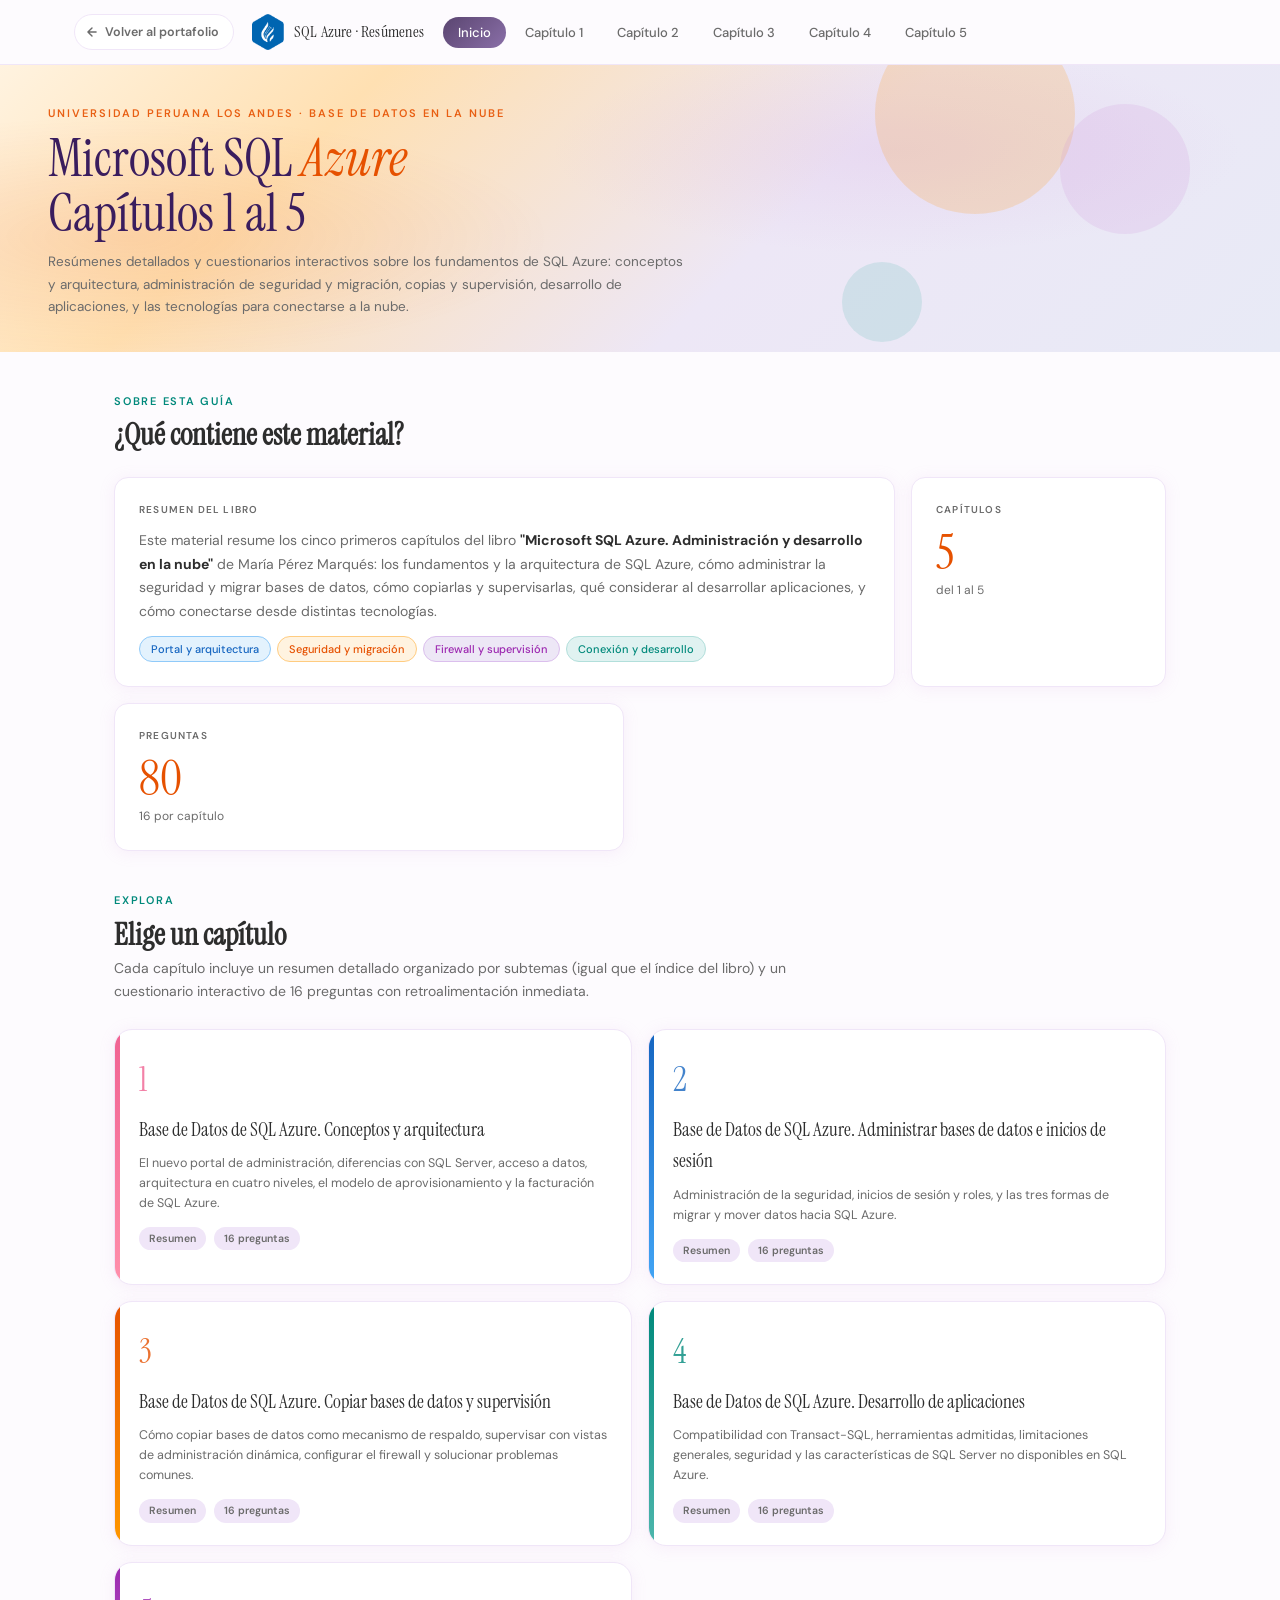
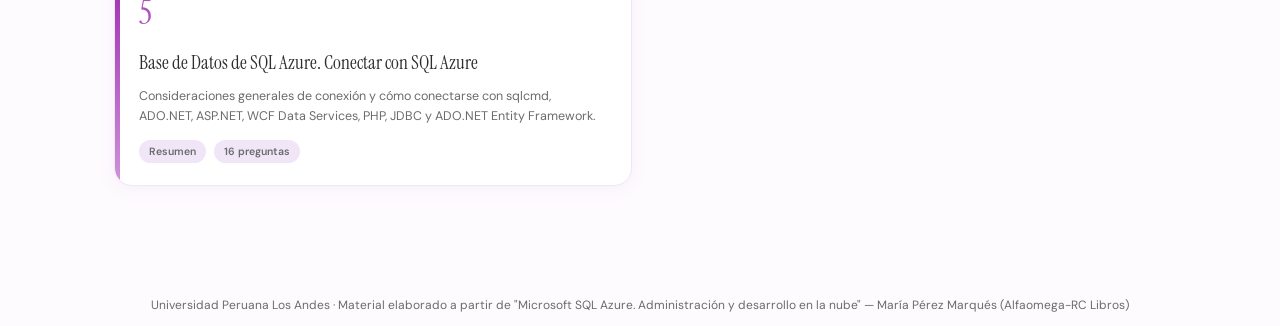
<file: SQL.html>
<!DOCTYPE html>
<html lang="es">
<head>
<meta charset="UTF-8"/>
<meta name="viewport" content="width=device-width,initial-scale=1.0"/>
<title>Microsoft SQL Azure — Resúmenes Capítulos 1-5 · UPLA</title>
<link rel="preconnect" href="https://fonts.googleapis.com"/>
<link rel="preconnect" href="https://fonts.gstatic.com" crossorigin/>
<link href="https://fonts.googleapis.com/css2?family=Instrument+Serif:ital@0;1&family=DM+Sans:ital,wght@0,300;0,400;0,500;0,600;1,300&family=JetBrains+Mono:wght@400;500;600&display=swap" rel="stylesheet"/>
<style>
*,*::before,*::after{box-sizing:border-box;margin:0;padding:0}
:root{
  --rosa:#f06292;--rosa-l:#fce4ec;--lila:#ce93d8;--lila-l:#ede7f6;--morado:#9c27b0;
  --menta:#4db6ac;--menta-l:#e0f2f1;--menta-d:#00897b;
  --naranja:#ff9800;--naranja-l:#fff3e0;--naranja-d:#e65100;
  --azul:#1565c0;--azul-l:#e3f2fd;--azul-m:#42a5f5;
  --text:#2d2d2d;--text-s:#6b6b6b;--bg:#fdfbfe;--white:#ffffff;--border:#f0e6f8;
  --shadow:0 2px 16px rgba(206,147,216,.13);--shadow-h:0 8px 32px rgba(240,98,146,.18);
  --rad:14px;--rad-sm:8px;--rad-pill:99px;
  --font-d:'Instrument Serif',Georgia,serif;--font-b:'DM Sans',system-ui,sans-serif;--font-m:'JetBrains Mono',Menlo,monospace;
  --code-bg:#f8f9fc;--code-text:#2d2d2d;--code-border:#e2e6f2;
  --kw:#1565c0;--fn:#2e7d32;--str:#c2622d;--num:#ad1457;--com:#8a8fa3;--op:#d81b60;--type:#00897b;
}
html{scroll-behavior:smooth}
body{font-family:var(--font-b);background:var(--bg);color:var(--text);font-size:15px;line-height:1.65;padding-top:64px}

/* NAV */
.nav{position:fixed;top:0;left:0;right:0;z-index:100;background:rgba(253,251,254,.9);backdrop-filter:blur(14px);border-bottom:1px solid var(--border);transition:background .3s,box-shadow .3s}
.nav.scrolled{background:rgba(253,251,254,.98);box-shadow:0 2px 20px rgba(206,147,216,.15)}
.nav-inner{max-width:1180px;margin:0 auto;padding:0 24px;height:64px;display:flex;align-items:center;gap:18px}
.nav-logo{display:flex;align-items:center;gap:10px;text-decoration:none;flex-shrink:0}
.logo-img{height:36px;width:auto;object-fit:contain}
.nav-title{font-family:var(--font-d);font-size:16px;color:var(--text);letter-spacing:.01em;white-space:nowrap}
.nav-tabs{display:flex;gap:4px;flex:1;overflow-x:auto;scrollbar-width:none}
.nav-tabs::-webkit-scrollbar{display:none}
.nav-tab{font-size:13px;color:var(--text-s);padding:7px 15px;border-radius:var(--rad-pill);transition:background .18s,color .18s;font-weight:500;cursor:pointer;border:none;background:none;font-family:var(--font-b);white-space:nowrap}
.nav-tab:hover{background:var(--rosa-l);color:var(--rosa)}
.nav-tab.active{color:#fff}
.nav-tab.active.c1{background:linear-gradient(135deg,var(--rosa) 0%,#ff8fab 100%)}
.nav-tab.active.c2{background:linear-gradient(135deg,var(--azul) 0%,var(--azul-m) 100%)}
.nav-tab.active.c3{background:linear-gradient(135deg,var(--naranja-d) 0%,var(--naranja) 100%)}
.nav-tab.active.c4{background:linear-gradient(135deg,var(--menta-d) 0%,var(--menta) 100%)}
.nav-tab.active.c5{background:linear-gradient(135deg,var(--morado) 0%,var(--lila) 100%)}
.nav-tab.active.inicio{background:linear-gradient(135deg,#5a4570 0%,#8a6fa8 100%)}

.panel{display:none}.panel.active{display:block}
.wrap{max-width:1100px;margin:0 auto;padding:0 24px 60px}

/* HERO */
.hero{position:relative;min-height:230px;background:linear-gradient(135deg,#fff3e0 0%,#ffe0b2 25%,#ede7f6 60%,#e8eaf6 100%);overflow:hidden;display:flex;align-items:flex-end;padding:40px 48px 34px}
.hero::before{content:'';position:absolute;inset:0;background:radial-gradient(ellipse 55% 70% at 10% 60%,rgba(230,81,0,.13) 0%,transparent 60%),radial-gradient(ellipse 45% 60% at 70% 30%,rgba(206,147,216,.16) 0%,transparent 60%);animation:holo 8s ease-in-out infinite alternate}
@keyframes holo{0%{opacity:.8;transform:scale(1)}100%{opacity:1;transform:scale(1.04)}}
.deco-c{position:absolute;border-radius:50%;opacity:.18;animation:floatC 7s ease-in-out infinite}
.deco-c.a{width:200px;height:200px;background:var(--naranja);top:-50px;right:16%}
.deco-c.b{width:130px;height:130px;background:var(--lila);top:40px;right:7%;animation-delay:1.5s}
.deco-c.c{width:80px;height:80px;background:var(--menta);bottom:10px;right:28%;animation-delay:3s}
@keyframes floatC{0%,100%{transform:translateY(0)}50%{transform:translateY(-14px)}}
.hero-text{position:relative;z-index:2}
.hero-eyebrow{font-size:11px;letter-spacing:.18em;text-transform:uppercase;color:var(--naranja-d);margin-bottom:10px;font-weight:600;opacity:.9}
.hero-title{font-family:var(--font-d);font-size:clamp(28px,5vw,52px);font-weight:400;color:#3a1d5e;line-height:1.05}
.hero-title em{font-style:italic;color:var(--naranja-d)}
.hero-sub{font-size:13.5px;color:var(--text-s);margin-top:10px;max-width:640px}

.sec-header{padding:40px 0 26px}
.sec-eyebrow{font-size:11px;letter-spacing:.16em;text-transform:uppercase;color:var(--menta-d);font-weight:600;margin-bottom:8px}
.sec-title{font-family:var(--font-d);font-size:30px;color:var(--text);line-height:1.1}
.sec-desc{font-size:14px;color:var(--text-s);margin-top:6px;max-width:680px}

/* OVERVIEW CARDS (inicio) */
.overview-grid{display:grid;grid-template-columns:2fr 1fr 1fr;gap:16px;margin-bottom:30px}
.ov-card{background:var(--white);border:1px solid var(--border);border-radius:var(--rad);padding:24px;box-shadow:var(--shadow);transition:box-shadow .2s,transform .2s}
.ov-card:hover{box-shadow:var(--shadow-h);transform:translateY(-2px)}
.ov-card.span2{grid-column:span 2}
.ov-label{font-size:10px;font-weight:600;letter-spacing:.12em;text-transform:uppercase;color:var(--text-s);margin-bottom:10px}
.ov-stat-num{font-family:var(--font-d);font-size:48px;line-height:1;color:var(--naranja-d);display:block}
.ov-stat-label{font-size:12px;color:var(--text-s);margin-top:4px}
.ov-chips{display:flex;flex-wrap:wrap;gap:6px;margin-top:12px}
.chip{font-size:11px;font-weight:500;padding:3px 11px;border-radius:var(--rad-pill);background:var(--azul-l);color:var(--azul);border:1px solid #90caf9}
.chip.lila{background:var(--lila-l);color:var(--morado);border-color:#dbbfed}
.chip.menta{background:var(--menta-l);color:var(--menta-d);border-color:#b2dfdb}
.chip.naranja{background:var(--naranja-l);color:var(--naranja-d);border-color:#ffcc80}
.ov-intro{font-size:14px;color:var(--text-s);line-height:1.7}
.ov-intro strong{color:var(--text)}

.chap-grid{display:grid;grid-template-columns:repeat(2,1fr);gap:16px;margin-bottom:20px}
.chap-card{background:var(--white);border:1.5px solid var(--border);border-radius:18px;padding:22px 24px;box-shadow:var(--shadow);cursor:pointer;transition:all .2s;position:relative;overflow:hidden}
.chap-card:hover{transform:translateY(-3px);box-shadow:var(--shadow-h)}
.chap-card::before{content:'';position:absolute;top:0;left:0;bottom:0;width:5px}
.chap-card.c1::before{background:linear-gradient(var(--rosa),#ff8fab)}
.chap-card.c2::before{background:linear-gradient(var(--azul),var(--azul-m))}
.chap-card.c3::before{background:linear-gradient(var(--naranja-d),var(--naranja))}
.chap-card.c4::before{background:linear-gradient(var(--menta-d),var(--menta))}
.chap-card.c5::before{background:linear-gradient(var(--morado),var(--lila))}
.chap-num{font-family:var(--font-d);font-size:34px;opacity:.8}
.chap-card.c1 .chap-num{color:var(--rosa)}
.chap-card.c2 .chap-num{color:var(--azul)}
.chap-card.c3 .chap-num{color:var(--naranja-d)}
.chap-card.c4 .chap-num{color:var(--menta-d)}
.chap-card.c5 .chap-num{color:var(--morado)}
.chap-title{font-family:var(--font-d);font-size:19px;margin:6px 0 8px;color:var(--text)}
.chap-desc{font-size:12.5px;color:var(--text-s);line-height:1.6}
.chap-meta{display:flex;gap:8px;margin-top:14px}
.chap-meta span{font-size:10.5px;font-weight:600;padding:3px 10px;border-radius:var(--rad-pill);background:var(--border);color:var(--text-s)}

/* SUB NAV (Resumen / Cuestionario) */
.sub-nav{display:flex;gap:10px;margin-bottom:28px}
.sub-tab{flex:1;display:flex;align-items:center;gap:12px;text-align:left;font-family:var(--font-b);padding:16px 20px;border-radius:16px;cursor:pointer;border:1.5px solid var(--border);background:var(--white);color:var(--text);transition:all .2s;box-shadow:var(--shadow)}
.sub-tab:hover{transform:translateY(-2px);box-shadow:var(--shadow-h)}
.sub-tab .n{font-family:var(--font-d);font-size:24px;opacity:.7}
.sub-tab strong{display:block;font-size:14px}
.sub-tab span.d{display:block;font-size:11px;color:var(--text-s);margin-top:2px}
.sub-tab.active{color:#fff}
.sub-tab.active .n, .sub-tab.active span.d{color:#fff;opacity:.92}
.sub-tab.active.c1{background:linear-gradient(135deg,var(--rosa) 0%,#ff8fab 100%);border-color:transparent;box-shadow:0 8px 24px rgba(240,98,146,.28)}
.sub-tab.active.c2{background:linear-gradient(135deg,var(--azul) 0%,var(--azul-m) 100%);border-color:transparent;box-shadow:0 8px 24px rgba(21,101,192,.28)}
.sub-tab.active.c3{background:linear-gradient(135deg,var(--naranja-d) 0%,var(--naranja) 100%);border-color:transparent;box-shadow:0 8px 24px rgba(230,81,0,.28)}
.sub-tab.active.c4{background:linear-gradient(135deg,var(--menta-d) 0%,var(--menta) 100%);border-color:transparent;box-shadow:0 8px 24px rgba(0,137,123,.28)}
.sub-tab.active.c5{background:linear-gradient(135deg,var(--morado) 0%,var(--lila) 100%);border-color:transparent;box-shadow:0 8px 24px rgba(156,39,176,.28)}

/* STEP CARDS para contenido de resumen */
.topic-card{background:var(--white);border:1px solid var(--border);border-radius:20px;overflow:hidden;box-shadow:var(--shadow);margin-bottom:20px;position:relative;transition:transform .2s,box-shadow .2s}
.topic-card:hover{transform:translateY(-2px);box-shadow:var(--shadow-h)}
.topic-card::before{content:'';position:absolute;top:0;left:0;bottom:0;width:6px}
.topic-head{padding:22px 28px 16px;border-bottom:1px solid var(--border);display:flex;align-items:center;gap:14px}
.topic-num{font-family:var(--font-d);font-size:40px;font-weight:400;line-height:1;flex-shrink:0;width:52px;text-align:center}
.topic-head-text{flex:1;min-width:0}
.topic-order{display:block;font-size:10px;font-weight:700;letter-spacing:.1em;text-transform:uppercase;margin-bottom:3px}
.topic-title{font-family:var(--font-d);font-size:21px;color:var(--text);line-height:1.2}
/* Color = el del capítulo (coherente con el resto de la página) */
.c1 .topic-card::before{background:linear-gradient(135deg,var(--rosa),#ff8fab)}
.c2 .topic-card::before{background:linear-gradient(135deg,var(--azul),var(--azul-m))}
.c1 .topic-num,.c1 .topic-order{color:var(--rosa)}
.c2 .topic-num,.c2 .topic-order{color:var(--azul)}
.c3 .topic-card::before{background:linear-gradient(135deg,var(--naranja-d),var(--naranja))}
.c3 .topic-num,.c3 .topic-order{color:var(--naranja-d)}
.c4 .topic-card::before{background:linear-gradient(135deg,var(--menta-d),var(--menta))}
.c4 .topic-num,.c4 .topic-order{color:var(--menta-d)}
.c5 .topic-card::before{background:linear-gradient(135deg,var(--morado),var(--lila))}
.c5 .topic-num,.c5 .topic-order{color:var(--morado)}
.topic-body{padding:24px 28px 30px}
.topic-body p{font-size:14px;color:var(--text);line-height:1.8;margin-bottom:15px;max-width:66ch}
.topic-body p:last-child{margin-bottom:0}
.topic-body strong{color:var(--naranja-d);font-weight:600}

/* Subtítulos como "badge" de color, bien diferenciados del texto */
.topic-body h4{font-family:var(--font-b);font-size:12.5px;font-weight:700;color:#6a3f85;text-transform:uppercase;letter-spacing:.06em;margin:32px 0 14px;padding:8px 16px;border-radius:9px;display:inline-flex;align-items:center;gap:9px;background:linear-gradient(120deg,#fdeef7,#f2e8fb);border:1px solid #ecd7f2;box-shadow:0 2px 8px rgba(156,39,176,.08)}
.topic-body h4:first-child{margin-top:0}
.topic-body h4::before{content:'';width:6px;height:6px;border-radius:50%;background:#c983df;flex-shrink:0}

/* Primer párrafo de cada tema = intro, algo más grande para dar aire antes de entrar al detalle */
.topic-body > p:first-child{font-size:14.5px;color:var(--text-s);line-height:1.85}

.tag-list{display:flex;flex-wrap:wrap;gap:7px;margin:10px 0 16px}
.tag{font-size:11.5px;font-weight:500;padding:4px 12px;border-radius:var(--rad-pill);background:var(--lila-l);color:var(--morado);border:1px solid #dbbfed;font-family:var(--font-m)}
.tag.b{background:var(--azul-l);color:var(--azul);border-color:#90caf9}
.tag.o{background:var(--naranja-l);color:var(--naranja-d);border-color:#ffcc80}
.tag.m{background:var(--menta-l);color:var(--menta-d);border-color:#b2dfdb}
.tag.r{background:var(--rosa-l);color:var(--rosa);border-color:#f5b8ce}

.mini-table{width:100%;border-collapse:separate;border-spacing:0;margin:14px 0 20px;font-size:12.5px;border-radius:12px;overflow:hidden;box-shadow:var(--shadow);border:1px solid var(--border)}
.mini-table th{color:#fff;text-align:left;padding:10px 14px;font-weight:700;font-size:10.5px;text-transform:uppercase;letter-spacing:.05em}
.mini-table td{padding:9px 14px;border-bottom:1px solid var(--border);color:var(--text)}
.mini-table tr:last-child td{border-bottom:none}
.mini-table td.tk{font-family:var(--font-m);font-weight:700}
.mini-table td.status-si{color:var(--menta-d);font-weight:700}
.mini-table td.status-no{color:#c2185b;font-weight:700}
.mini-table td.status-p{color:var(--naranja-d);font-weight:700}
.c1 .mini-table{border-color:#f6c9d9}
.c2 .mini-table{border-color:#c8e2fa}
.c1 .mini-table th{background:linear-gradient(135deg,var(--rosa),#ff8fab)}
.c2 .mini-table th{background:linear-gradient(135deg,var(--azul),var(--azul-m))}
.c1 .mini-table tr:nth-child(even) td{background:var(--rosa-l)}
.c2 .mini-table tr:nth-child(even) td{background:var(--azul-l)}
.c1 .mini-table tr:hover td{background:#f8cfe0}
.c2 .mini-table tr:hover td{background:#d3e9fc}
.c1 .mini-table td.tk{color:#c2185b}
.c2 .mini-table td.tk{color:var(--azul)}
.c3 .mini-table{border-color:#ffdca8}
.c3 .mini-table th{background:linear-gradient(135deg,var(--naranja-d),var(--naranja))}
.c3 .mini-table tr:nth-child(even) td{background:var(--naranja-l)}
.c3 .mini-table tr:hover td{background:#ffe6bf}
.c3 .mini-table td.tk{color:var(--naranja-d)}
.c4 .mini-table{border-color:#a8ded7}
.c4 .mini-table th{background:linear-gradient(135deg,var(--menta-d),var(--menta))}
.c4 .mini-table tr:nth-child(even) td{background:var(--menta-l)}
.c4 .mini-table tr:hover td{background:#c3ebe6}
.c4 .mini-table td.tk{color:var(--menta-d)}
.c5 .mini-table{border-color:#e3c3ec}
.c5 .mini-table th{background:linear-gradient(135deg,var(--morado),var(--lila))}
.c5 .mini-table tr:nth-child(even) td{background:var(--lila-l)}
.c5 .mini-table tr:hover td{background:#ecd9f3}
.c5 .mini-table td.tk{color:var(--morado)}

.codebox{background:var(--code-bg);border:1.5px solid var(--code-border);border-radius:12px;padding:16px 20px;margin:14px 0 18px;overflow-x:auto;box-shadow:var(--shadow)}
.codebox pre{font-family:var(--font-m);font-size:12.3px;color:var(--code-text);line-height:1.7;white-space:pre-wrap;word-break:break-word}
.codebox .kw{color:var(--kw);font-weight:600}
.codebox .fn{color:var(--fn)}
.codebox .str{color:var(--str)}
.codebox .num{color:var(--num)}
.codebox .com{color:var(--com);font-style:italic}
.codebox .op{color:var(--op)}
.codebox .type{color:var(--type)}

.callout{border-radius:14px;padding:14px 18px;margin:14px 0 18px;font-size:13px;line-height:1.65;border:1.5px solid;display:flex;gap:12px}
.callout .ic{font-size:18px;flex-shrink:0}
.callout.warn{background:var(--naranja-l);border-color:#ffcc80;color:#7a3d00}
.callout.info{background:var(--azul-l);border-color:#90caf9;color:#0d3d70}
.callout.ok{background:var(--menta-l);border-color:#b2dfdb;color:#004d40}

/* QUIZ */
.quiz-top{display:flex;align-items:center;justify-content:space-between;margin-bottom:18px;gap:20px;flex-wrap:wrap}
.quiz-score{display:flex;align-items:center;gap:10px;font-size:13px;color:var(--text-s)}
.score-pill{font-family:var(--font-d);font-size:20px;padding:4px 16px;border-radius:var(--rad-pill);background:var(--white);border:1.5px solid var(--border);box-shadow:var(--shadow)}
.progress-wrap{margin-bottom:26px}
.progress-bar{height:7px;border-radius:99px;background:var(--border);overflow:hidden}
.progress-fill{height:100%;border-radius:99px;transition:width .3s}
.c1 .progress-fill{background:linear-gradient(90deg,var(--rosa),#ff8fab)}
.c2 .progress-fill{background:linear-gradient(90deg,var(--azul),var(--azul-m))}
.c3 .progress-fill{background:linear-gradient(90deg,var(--naranja-d),var(--naranja))}
.c4 .progress-fill{background:linear-gradient(90deg,var(--menta-d),var(--menta))}
.c5 .progress-fill{background:linear-gradient(90deg,var(--morado),var(--lila))}
.progress-label{font-size:11.5px;color:var(--text-s);margin-top:6px;text-align:right}

.q-card{background:var(--white);border:1px solid var(--border);border-radius:20px;padding:30px 32px 28px;box-shadow:var(--shadow)}
.q-eyebrow{font-size:10.5px;font-weight:700;letter-spacing:.12em;text-transform:uppercase;color:var(--menta-d);margin-bottom:10px}
.q-text{font-family:var(--font-d);font-size:22px;color:var(--text);line-height:1.3;margin-bottom:22px}
.q-options{display:flex;flex-direction:column;gap:10px}
.q-opt{display:flex;align-items:center;gap:14px;text-align:left;font-family:var(--font-b);font-size:13.8px;color:var(--text);padding:14px 18px;border-radius:14px;border:1.5px solid var(--border);background:var(--white);cursor:pointer;transition:all .15s}
.q-opt:hover:not(:disabled){border-color:var(--azul-m);background:var(--azul-l)}
.q-opt .letter{width:26px;height:26px;border-radius:50%;background:var(--border);color:var(--text-s);font-weight:700;font-size:12px;display:flex;align-items:center;justify-content:center;flex-shrink:0}
.q-opt.correct{border-color:var(--menta-d);background:var(--menta-l);color:#004d40}
.q-opt.correct .letter{background:var(--menta-d);color:#fff}
.q-opt.incorrect{border-color:var(--rosa);background:var(--rosa-l);color:#8a1338}
.q-opt.incorrect .letter{background:var(--rosa);color:#fff}
.q-opt:disabled{cursor:default}
.q-opt:disabled:not(.correct):not(.incorrect){opacity:.5}
.quiz-dots{display:flex;gap:6px;flex-wrap:wrap;margin-bottom:16px}
.quiz-dot{width:9px;height:9px;border-radius:50%;background:var(--border);transition:all .2s}
.quiz-dot.correct{background:var(--menta-d)}
.quiz-dot.incorrect{background:#e0568a}
.quiz-dot.current{transform:scale(1.6)}
.c1 .quiz-dot.current{background:#ff8fab}
.c2 .quiz-dot.current{background:var(--azul-m)}
.c3 .quiz-dot.current{background:var(--naranja)}
.c4 .quiz-dot.current{background:var(--menta)}
.c5 .quiz-dot.current{background:var(--lila)}
.q-feedback{margin-top:18px;padding:16px 18px;border-radius:14px;font-size:13px;line-height:1.65;display:none}
.q-feedback.show{display:flex;gap:12px;align-items:flex-start}
.q-feedback.ok{background:var(--menta-l);color:#004d40;border:1.5px solid #b2dfdb}
.q-feedback.bad{background:var(--rosa-l);color:#8a1338;border:1.5px solid #f5b8ce}
.q-feedback .fb-ic{width:28px;height:28px;border-radius:50%;display:flex;align-items:center;justify-content:center;flex-shrink:0;font-size:14px;color:#fff;font-weight:700}
.q-feedback.ok .fb-ic{background:var(--menta-d)}
.q-feedback.bad .fb-ic{background:#e0568a}
.q-feedback .fb-body strong.fb-title{display:block;font-size:10.5px;text-transform:uppercase;letter-spacing:.08em;margin-bottom:4px;opacity:.85}
.q-actions{display:flex;justify-content:flex-end;margin-top:22px}
.btn-next{font-family:var(--font-b);font-size:13.5px;font-weight:600;padding:11px 26px;border-radius:var(--rad-pill);border:none;cursor:pointer;color:#fff;transition:opacity .18s,transform .15s;opacity:0;pointer-events:none}
.btn-next.show{opacity:1;pointer-events:auto}
.btn-next:hover{transform:translateY(-1px);opacity:.9}
.c1 .btn-next{background:linear-gradient(135deg,var(--rosa),#ff8fab)}
.c2 .btn-next{background:linear-gradient(135deg,var(--azul),var(--azul-m))}
.c3 .btn-next{background:linear-gradient(135deg,var(--naranja-d),var(--naranja))}
.c4 .btn-next{background:linear-gradient(135deg,var(--menta-d),var(--menta))}
.c5 .btn-next{background:linear-gradient(135deg,var(--morado),var(--lila))}

.result-card{background:var(--white);border:1px solid var(--border);border-radius:24px;padding:44px 40px;text-align:center;box-shadow:var(--shadow)}
.result-ring-wrap{position:relative;width:150px;height:150px;margin:0 auto 18px}
.result-ring{width:150px;height:150px;transform:rotate(-90deg)}
.ring-bg{fill:none;stroke:var(--border);stroke-width:11}
.ring-fg{fill:none;stroke-width:11;stroke-linecap:round;transition:stroke-dashoffset 1.1s cubic-bezier(.16,1,.3,1)}
.c1 .ring-fg{stroke:var(--rosa)}
.c2 .ring-fg{stroke:var(--azul)}
.c3 .ring-fg{stroke:var(--naranja-d)}
.c4 .ring-fg{stroke:var(--menta-d)}
.c5 .ring-fg{stroke:var(--morado)}
.ring-center{position:absolute;inset:0;display:flex;flex-direction:column;align-items:center;justify-content:center}
.ring-pct{font-family:var(--font-d);font-size:32px;color:var(--text);line-height:1}
.ring-frac{font-size:11px;color:var(--text-s);margin-top:2px}
.result-grade{display:inline-block;font-size:11px;font-weight:700;letter-spacing:.1em;text-transform:uppercase;padding:5px 14px;border-radius:var(--rad-pill);margin-bottom:10px}
.result-grade.a{background:var(--menta-l);color:var(--menta-d)}
.result-grade.b{background:var(--azul-l);color:var(--azul)}
.result-grade.c{background:var(--naranja-l);color:var(--naranja-d)}
.result-grade.d{background:var(--rosa-l);color:#c2185b}
.result-label{font-size:14px;color:var(--text-s);margin:0 0 18px}
.result-stats{display:flex;gap:10px;justify-content:center;margin-bottom:22px}
.result-stat{padding:7px 16px;border-radius:var(--rad-pill);font-size:12.5px;font-weight:600;display:flex;align-items:center;gap:6px}
.result-stat.ok{background:var(--menta-l);color:var(--menta-d)}
.result-stat.bad{background:var(--rosa-l);color:#c2185b}
.result-msg{font-size:14px;color:var(--text);max-width:440px;margin:0 auto 26px;line-height:1.7}
.btn-retry{font-family:var(--font-b);font-size:13.5px;font-weight:600;padding:11px 26px;border-radius:var(--rad-pill);border:1.5px solid var(--border);background:var(--white);color:var(--text);cursor:pointer;transition:all .18s}
.btn-retry:hover{border-color:var(--azul-m);color:var(--azul)}

.footer-note{text-align:center;font-size:12px;color:var(--text-s);padding:30px 0 10px}

.back-btn{display:flex;align-items:center;gap:6px;font-family:var(--font-b);font-size:12.5px;font-weight:600;color:var(--text-s);text-decoration:none;padding:7px 14px 7px 10px;border-radius:var(--rad-pill);border:1.5px solid var(--border);background:var(--white);transition:all .18s;white-space:nowrap;cursor:pointer}
.back-btn:hover{border-color:var(--rosa);color:var(--rosa);background:var(--rosa-l)}
@media(max-width:768px){.overview-grid{grid-template-columns:1fr 1fr}.chap-grid{grid-template-columns:1fr}.nav-title{display:none}}
@media(max-width:640px){.back-btn span.txt{display:none}}
@media(max-width:560px){.overview-grid{grid-template-columns:1fr}.ov-card.span2{grid-column:span 1}.hero{padding:30px 24px 26px}.sub-nav{flex-direction:column}.topic-body{padding:18px 18px 24px}.topic-head{padding:18px 18px 14px}.q-card{padding:22px 20px}.q-text{font-size:19px}}
</style>
</head>
<body>

<nav class="nav" id="mainNav">
  <div class="nav-inner">
    <a class="back-btn" href="index.html" title="Volver al portafolio">
      <svg width="14" height="14" viewBox="0 0 24 24" fill="none" stroke="currentColor" stroke-width="2.4" stroke-linecap="round" stroke-linejoin="round"><path d="M19 12H5M12 19l-7-7 7-7"/></svg>
      <span class="txt">Volver al portafolio</span>
    </a>
    <div class="nav-logo">
      <img src="img/LogoUpla.png" alt="UPLA" class="logo-img" onerror="this.style.display='none'"/>
      <span class="nav-title">SQL Azure · Resúmenes</span>
    </div>
    <div class="nav-tabs" id="navTabs"></div>
  </div>
</nav>

<!-- PANEL INICIO -->
<div class="panel active" id="panel-inicio">
  <div class="hero">
    <div style="position:absolute;inset:0;pointer-events:none">
      <div class="deco-c a"></div><div class="deco-c b"></div><div class="deco-c c"></div>
    </div>
    <div class="hero-text">
      <p class="hero-eyebrow">Universidad Peruana Los Andes · Base de Datos en la Nube</p>
      <h1 class="hero-title">Microsoft SQL <em>Azure</em><br/>Capítulos 1 al 5</h1>
      <p class="hero-sub">Resúmenes detallados y cuestionarios interactivos sobre los fundamentos de SQL Azure: conceptos y arquitectura, administración de seguridad y migración, copias y supervisión, desarrollo de aplicaciones, y las tecnologías para conectarse a la nube.</p>
    </div>
  </div>

  <div class="wrap">
    <div class="sec-header">
      <p class="sec-eyebrow">Sobre esta guía</p>
      <h2 class="sec-title">¿Qué contiene este material?</h2>
    </div>

    <div class="overview-grid">
      <div class="ov-card span2">
        <p class="ov-label">Resumen del libro</p>
        <p class="ov-intro">Este material resume los cinco primeros capítulos del libro <strong>"Microsoft SQL Azure. Administración y desarrollo en la nube"</strong> de María Pérez Marqués: los fundamentos y la arquitectura de SQL Azure, cómo administrar la seguridad y migrar bases de datos, cómo copiarlas y supervisarlas, qué considerar al desarrollar aplicaciones, y cómo conectarse desde distintas tecnologías.</p>
        <div class="ov-chips">
          <span class="chip">Portal y arquitectura</span>
          <span class="chip naranja">Seguridad y migración</span>
          <span class="chip lila">Firewall y supervisión</span>
          <span class="chip menta">Conexión y desarrollo</span>
        </div>
      </div>
      <div class="ov-card">
        <p class="ov-label">Capítulos</p>
        <span class="ov-stat-num">5</span>
        <p class="ov-stat-label">del 1 al 5</p>
      </div>
      <div class="ov-card">
        <p class="ov-label">Preguntas</p>
        <span class="ov-stat-num">80</span>
        <p class="ov-stat-label">16 por capítulo</p>
      </div>
    </div>

    <div class="sec-header" style="padding-top:10px">
      <p class="sec-eyebrow">Explora</p>
      <h2 class="sec-title">Elige un capítulo</h2>
      <p class="sec-desc">Cada capítulo incluye un resumen detallado organizado por subtemas (igual que el índice del libro) y un cuestionario interactivo de 16 preguntas con retroalimentación inmediata.</p>
    </div>

    <div class="chap-grid" id="chapGrid"></div>
  </div>
</div>

<!-- PANELES DE CAPITULO (generados por JS) -->
<div id="chapPanels"></div>

<p class="footer-note">Universidad Peruana Los Andes · Material elaborado a partir de "Microsoft SQL Azure. Administración y desarrollo en la nube" — María Pérez Marqués (Alfaomega-RC Libros)</p>

<script>
/* ======================= DATOS DE CAPÍTULOS ======================= */
const CAPS = ["c1","c2","c3","c4","c5"];
const META = {
  c1:{num:"Capítulo 1",title:"Base de Datos de SQL Azure. Conceptos y arquitectura",short:"Conceptos y arquitectura",desc:"El nuevo portal de administración, diferencias con SQL Server, acceso a datos, arquitectura en cuatro niveles, el modelo de aprovisionamiento y la facturación de SQL Azure."},
  c2:{num:"Capítulo 2",title:"Base de Datos de SQL Azure. Administrar bases de datos e inicios de sesión",short:"Seguridad y migración",desc:"Administración de la seguridad, inicios de sesión y roles, y las tres formas de migrar y mover datos hacia SQL Azure."},
  c3:{num:"Capítulo 3",title:"Base de Datos de SQL Azure. Copiar bases de datos y supervisión",short:"Copias, DMV y firewall",desc:"Cómo copiar bases de datos como mecanismo de respaldo, supervisar con vistas de administración dinámica, configurar el firewall y solucionar problemas comunes."},
  c4:{num:"Capítulo 4",title:"Base de Datos de SQL Azure. Desarrollo de aplicaciones",short:"Compatibilidad y límites",desc:"Compatibilidad con Transact-SQL, herramientas admitidas, limitaciones generales, seguridad y las características de SQL Server no disponibles en SQL Azure."},
  c5:{num:"Capítulo 5",title:"Base de Datos de SQL Azure. Conectar con SQL Azure",short:"Tecnologías de conexión",desc:"Consideraciones generales de conexión y cómo conectarse con sqlcmd, ADO.NET, ASP.NET, WCF Data Services, PHP, JDBC y ADO.NET Entity Framework."}
};

function hl(code){
  // resaltador simple de sintaxis T-SQL
  let out = code
    .replace(/&/g,'&amp;').replace(/</g,'&lt;').replace(/>/g,'&gt;');
  out = out.replace(/(--.*)$/gm,'<span class="com">$1</span>');
  out = out.replace(/('[^']*')/g,'<span class="str">$1</span>');
  out = out.replace(/\b(\d+)\b/g,'<span class="num">$1</span>');
  const kws = ['ALTER','CREATE','DROP','SELECT','INSERT','UPDATE','DELETE','GRANT','REVOKE','DENY','EXECUTE','EXEC','TO','FROM','ON','WITH','AS','INTO','VALUES','WHERE','AND','OR','NOT','NULL','DEFAULT','TABLE','DATABASE','FUNCTION','INDEX','LOGIN','PROCEDURE','TRIGGER','TYPE','USER','VIEW','SYNONYM','SPATIAL','MODIFY','NAME','EDITION','MAXSIZE','GB','CASCADE','OPTION','FOR','USE','TOP','PERCENT','OUTPUT','ENABLE','DISABLE','CALLER','SELF','OWNER','ALL','PRIVILEGES','SCHEMA','OBJECT','ROLE'];
  const re = new RegExp('\\\\b('+kws.join('|')+')\\\\b','g');
  out = out.replace(re,'<span class="kw">$1</span>');
  out = out.replace(/(::|\|)/g,'<span class="op">$1</span>');
  return out;
}
function codeBlock(code){ return '<div class="codebox"><pre>'+hl(code)+'</pre></div>'; }
function tagList(arr,cls){ cls = cls||''; return '<div class="tag-list">'+arr.map(t=>'<span class="tag '+cls+'">'+t+'</span>').join('')+'</div>'; }
function table(headers,rows){
  let h = '<table class="mini-table"><thead><tr>'+headers.map(x=>'<th>'+x+'</th>').join('')+'</tr></thead><tbody>';
  rows.forEach(r=>{ h += '<tr>'+r.map(c=>'<td>'+c+'</td>').join('')+'</tr>'; });
  h += '</tbody></table>';
  return h;
}
function callout(type,icon,text){ return '<div class="callout '+type+'"><span class="ic">'+icon+'</span><div>'+text+'</div></div>'; }

/* ---------- CONTENIDO CAPÍTULO 1 ---------- */
const CONTENT_c1 = [
{icon:'01',title:'El nuevo portal y administración lógica frente a física',
 body:`<p>Microsoft Base de Datos de SQL Azure es un servicio de base de datos relacional en la nube, creado con tecnologías SQL Server, que se ejecuta en centros de datos de Microsoft sobre hardware propiedad de Microsoft. El nuevo portal de administración ofrece una herramienta basada en web para diseñar y editar tablas, vistas y procedimientos almacenados, y para crear y ejecutar consultas Transact-SQL.</p>
 <h4>Administración lógica frente a administración física</h4>
 <p>A diferencia de una instancia local, SQL Azure separa la administración lógica de la física: el usuario sigue administrando bases de datos, inicios de sesión, usuarios y roles, pero Microsoft se encarga del hardware, la replicación y la conmutación por error.</p>
 ${table(['Aspecto','SQL Server local','Base de Datos de SQL Azure'],[
   ['Administración física','A cargo del DBA','A cargo de Microsoft'],
   ['Copias de seguridad','RESTORE / BACKUP','No disponibles: se copia la base de datos a una nueva'],
   ['Aprovisionamiento','Prepara el DBA/TI','Proceso automático de SQL Azure'],
   ['Compatibilidad T-SQL','Completa','Parcial en instrucciones con rutas físicas']
 ])}
 ${callout('warn','⚠','Como el sistema de archivos no es accesible y los datos se replican automáticamente, los comandos <strong>BACKUP</strong> y <strong>RESTORE</strong> de SQL Server no están disponibles: la copia de seguridad se hace copiando la base de datos a una nueva base de datos en SQL Azure.')}
 <h4>Características y tipos no admitidos</h4>
 <p>Analysis Services, Replication y Service Broker no están disponibles como servicios en la plataforma. Se bloquea cualquier instrucción que intente manipular recursos físicos directamente, como el regulador de recursos o referencias a grupos de archivos.</p>`
},
{icon:'02',title:'Acceso a datos y arquitectura de SQL Azure',
 body:`<p>Hay dos maneras generales de que una aplicación tenga acceso a datos en SQL Azure:</p>
 ${table(['Escenario','Dónde vive el código','Dónde vive la base de datos'],[
   ['Escenario A','En el centro de datos corporativo (local)','En SQL Azure'],
   ['Escenario B','En Windows Azure','En SQL Azure']
 ])}
 ${callout('info','ℹ','Hospedar también el código de la aplicación en Windows Azure (escenario B) minimiza la latencia de red, porque el tráfico entre la aplicación y los datos recorre una distancia mucho más corta dentro del mismo centro de datos.')}
 <h4>Arquitectura en cuatro niveles</h4>
 <p>Desde una perspectiva arquitectónica, SQL Azure funciona mediante cuatro niveles de abstracción:</p>
 ${table(['Nivel','Función principal'],[
   ['Cliente','Se comunica directamente con SQL Azure mediante el flujo TDS; puede residir localmente o en Windows Azure'],
   ['Servicios','Actúa como puerta de enlace: aprovisionamiento, facturación/medida y enrutamiento de conexiones'],
   ['Plataforma','Instancias de SQL Server administradas por el tejido de SQL Azure (failover, balanceo, replicación)'],
   ['Infraestructura','Administración de TI del hardware físico y los sistemas operativos']
 ])}`
},
{icon:'03',title:'Modelo de aprovisionamiento de SQL Azure',
 body:`<p>Para usar SQL Azure primero se crea una cuenta de la plataforma Windows Azure, que permite configurar y administrar las suscripciones. Cada suscripción puede enlazarse a uno o varios servidores SQL Azure.</p>
 ${table(['Elemento','Descripción'],[
   ['Cuenta de la plataforma','Da acceso a Windows Azure, AppFabric y Base de Datos de SQL Azure'],
   ['Servidor SQL Azure','Grupo lógico de bases de datos; punto administrativo central con nombre de dominio único'],
   ['Base de datos maestra (master)','Se crea automáticamente, es de solo lectura y rastrea inicios de sesión y permisos'],
   ['Inicio de sesión inicial','Entidad de seguridad a nivel de servidor, similar al inicio de sesión sa de SQL Server']
 ])}
 ${callout('warn','⚠','De forma predeterminada, SQL Azure admite hasta <strong>6 servidores por suscripción</strong> y <strong>150 bases de datos por servidor</strong> (incluida la base de datos maestra). Este límite se puede ampliar contactando al soporte.')}
 <p>Debe estar conectado a la base de datos maestra siempre que utilice CREATE, ALTER o DROP para crear, modificar o quitar inicios de sesión o bases de datos.</p>`
},
{icon:'04',title:'Cuentas y facturación en SQL Azure',
 body:`<p>SQL Azure ofrece dos ediciones de base de datos. A diferencia de SQL Server local, la edición se aplica a la base de datos individual, no a toda la instancia, por lo que se pueden mezclar ediciones dentro de un mismo servidor.</p>
 ${table(['Edición','Uso recomendado','MAXSIZE válido'],[
   ['Web Edition','Aplicaciones web pequeñas y de grupos de trabajo','1 GB o 5 GB'],
   ['Business Edition','ISV, aplicaciones LOB y empresariales','10, 20, 30, 40 o 50 GB (incrementos de 10 GB)']
 ])}
 <p>La facturación es mensual y se amortiza diariamente según el tamaño máximo alcanzado ese día y la edición de cada base de datos. Las bases de datos maestras no tienen costo.</p>
 ${callout('warn','⚠','Si la base de datos alcanza el valor de <strong>MAXSIZE</strong>, se recibe el error <strong>40544</strong>: no se puede insertar, actualizar ni crear objetos nuevos, aunque sí se puede leer, eliminar datos, truncar tablas y reconstruir índices.')}
 <p>El ancho de banda entre SQL Azure y Windows Azure/AppFabric es gratuito dentro de la misma subregión. Las vistas <span class="tag b" style="margin:0">sys.database_usage</span> y <span class="tag b" style="margin:0">sys.bandwidth_usage</span> permiten consultar el uso y la facturación.</p>`
}
];

/* ---------- CONTENIDO CAPÍTULO 2 ---------- */
const CONTENT_c2 = [
{icon:'01',title:'Administración de la seguridad: SQL Server frente a SQL Azure',
 body:`<p>La administración de la seguridad a nivel de base de datos es casi idéntica a la de una instancia local; las diferencias importantes están en la administración a nivel de servidor, ya que las bases de datos pueden residir en varios equipos físicos.</p>
 ${table(['Diferencia','SQL Server local','Base de Datos de SQL Azure'],[
   ['Dónde se administra la seguridad de servidor','Carpeta Seguridad en SSMS','Base de datos master'],
   ['Rol para crear inicios de sesión','securityadmin','loginmanager'],
   ['Rol para crear bases de datos','dbcreator','dbmanager'],
   ['Ver todos los inicios de sesión','sys.sql_logins','sys.sql_logins (conectado a master)'],
   ['Ver todas las bases de datos','sys.databases','sys.databases (conectado a master)']
 ])}
 ${callout('warn','⚠','No se admite el comando <strong>USE</strong> para cambiar entre bases de datos: hay que establecer una conexión directa con la base de datos de destino.')}`
},
{icon:'02',title:'Administrar inicios de sesión y roles de seguridad',
 body:`<p>Para administrar inicios de sesión, primero debe conectarse a la base de datos <strong>master</strong> con el inicio de sesión de entidad de seguridad a nivel de servidor.</p>
 ${codeBlock(`-- first, connect to the master database
CREATE LOGIN login1 WITH password='<ProvidePassword>';`)}
 <h4>Los roles loginmanager y dbmanager</h4>
 <p>Solo se pueden asignar en la base de datos master:</p>
 ${table(['Rol','Permite'],[
   ['loginmanager','Crear, modificar y quitar inicios de sesión (equivalente a securityadmin)'],
   ['dbmanager','Crear y quitar bases de datos (equivalente a dbcreator)']
 ])}
 <p>Para que un inicio de sesión nuevo pueda conectarse a una base de datos, hay que concederle permisos a nivel de base de datos mediante <strong>CREATE USER</strong>:</p>
 ${codeBlock(`-- Establish a new connection to the database1 database
CREATE USER login1User FROM LOGIN login1;`)}
 ${callout('info','ℹ','Algunas herramientas requieren anexar el servidor al inicio de sesión con la notación <strong>&lt;login&gt;@&lt;server&gt;</strong> en la cadena de conexión.')}`
},
{icon:'03',title:'Migrar bases de datos a SQL Azure',
 body:`<p>Para migrar una base de datos SQL Server existente, se exporta el esquema y después se transfieren los datos. Hay tres formas principales:</p>
 ${table(['Método','Cuándo usarlo'],[
   ['Asistente para generar y publicar scripts','Exportar el esquema como script de Transact-SQL y ejecutarlo en SQL Azure'],
   ['Microsoft Sync Framework 2.1','Sincronizar de forma continua entre SQL Server local y SQL Azure, o entre bases de datos SQL Azure'],
   ['Asistente de migración de SQL Server (SSMA)','Migrar esquema y datos guiado, incluso desde Access o MySQL']
 ])}
 ${callout('warn','⚠','SQL Azure admite solo un subconjunto de Transact-SQL: el script generado debe modificarse para incluir únicamente instrucciones admitidas antes de ejecutarlo en la nube.')}
 <p>Un ejemplo típico del libro es migrar la base de datos de ejemplo <strong>School</strong>: generar el script en SQL Server Management Studio con el motor de destino establecido en "Base de datos de SQL Azure", crear la base de datos con <span class="tag" style="margin:0">CREATE DATABASE School</span> y ejecutar el script contra el nuevo servidor.</p>`
},
{icon:'04',title:'Mover datos a SQL Azure',
 body:`<p>Además de migrar el esquema completo, SQL Azure admite dos herramientas para mover datos hacia y desde la nube:</p>
 ${table(['Herramienta','Uso principal'],[
   ['SQL Server Integration Services (SSIS)','Transferir datos con SQL Server 2008 o posterior; el Asistente para importación y exportación admite SQL Azure desde 2008 R2'],
   ['Utilidad bcp (bcp.exe)','Copia masiva: importar un número elevado de filas nuevas o exportar datos de tablas a archivos']
 ])}`
}
];

/* ---------- CONTENIDO CAPÍTULO 3 ---------- */
const CONTENT_c3 = [
{icon:'01',title:'Copiar bases de datos en SQL Azure',
 body:`<p>Como no existen los comandos de copia de seguridad tradicionales, SQL Azure permite crear una copia de seguridad copiando la base de datos a una nueva base de datos, ya sea en el mismo servidor o entre servidores diferentes.</p>
 ${codeBlock(`-- execute on the master database
CREATE DATABASE destination_database_name
    AS COPY OF [source_server_name.]source_database_name`)}
 <p>La copia es <strong>asincrónica</strong>: la instrucción CREATE DATABASE termina antes de que se complete la copia. El progreso se supervisa con <span class="tag b" style="margin:0">sys.databases</span> y <span class="tag b" style="margin:0">sys.dm_database_copies</span>.</p>
 ${table(['Estado (state_desc)','Significado'],[
   ['COPYING','La copia está en curso'],
   ['ONLINE','La copia terminó correctamente; ya es una base de datos independiente'],
   ['SUSPECT','La copia falló; hay que eliminarla (DROP) e intentarlo de nuevo']
 ])}
 ${callout('warn','⚠','Solo el <strong>DBO</strong> de la base de datos de origen puede copiarla, y en el servidor de destino el inicio de sesión debe ser miembro del rol <strong>dbmanager</strong>. Además, el inicio de sesión debe tener el mismo nombre y contraseña en ambos servidores.')}`
},
{icon:'02',title:'Supervisar SQL Azure con vistas de administración dinámica',
 body:`<p>SQL Azure admite parcialmente tres categorías de vistas de administración dinámica (DMV), que a diferencia de SQL Server local devuelven información solo de la base de datos lógica actual:</p>
 ${tagList(['Relacionadas con la base de datos','Relacionadas con ejecuciones','Relacionadas con transacciones'],'b')}
 ${callout('info','ℹ','Para consultar una DMV se necesita el permiso <strong>VIEW DATABASE STATE</strong>, que se concede con <span class="tag" style="margin:0">GRANT VIEW DATABASE STATE TO database_user;</span>')}
 ${table(['Vista','Para qué sirve'],[
   ['sys.dm_db_partition_stats','Calcular el tamaño de la base de datos y de objetos individuales'],
   ['sys.dm_exec_connections / sys.dm_exec_sessions','Supervisar conexiones y sesiones activas'],
   ['sys.dm_exec_query_stats','Encontrar las consultas más costosas en CPU y sus planes'],
   ['sys.dm_tran_locks','Supervisar consultas bloqueadas']
 ])}`
},
{icon:'03',title:'Firewall de SQL Azure',
 body:`<p>Por defecto, el firewall bloquea todo acceso al servidor. Hay que crear reglas que especifiquen qué direcciones IP tienen permiso, usando el Portal de administración o la base de datos maestra.</p>
 ${table(['Forma de conectarse','Cómo se autoriza'],[
   ['Desde Internet','El firewall compara la IP de origen contra las reglas configuradas'],
   ['Desde Windows Azure','Una regla especial con IP inicial y final 0.0.0.0 habilita el acceso']
 ])}
 <p>En la base de datos maestra, las reglas se administran con procedimientos almacenados:</p>
 ${codeBlock(`-- enable Windows Azure connections
exec sp_set_firewall_rule N'Allow Windows Azure','0.0.0.0','0.0.0.0'

-- remove a firewall rule
exec sp_delete_firewall_rule N'Example setting 1'`)}
 ${callout('warn','⚠','La <strong>primera</strong> regla de firewall siempre debe crearse desde el Portal de administración; solo el inicio de sesión de entidad de seguridad a nivel de servidor puede configurar el firewall por Transact-SQL.')}`
},
{icon:'04',title:'Solucionar problemas de SQL Azure',
 body:`<p>El capítulo recopila los problemas más comunes al trabajar con SQL Azure y cómo abordarlos.</p>
 ${table(['Problema','Causa / solución habitual'],[
   ['Error de inicio de sesión','Credenciales inválidas o base de datos no disponible; el administrador de servicios puede restablecer contraseñas'],
   ['Servicio no disponible','Revisar resolución de nombres (tracert), firewall del puerto 1433 o proxy mal configurado; consultar la página de estado de Azure'],
   ['Errores generales de red','Conexión inactiva, uso excesivo de recursos o transacción bloqueada durante mucho tiempo'],
   ['Servidor muy ocupado','Implementar lógica de reintento: al fallar, reconectar y volver a ejecutar la consulta']
 ])}
 ${callout('info','ℹ','Una sesión inactiva durante <strong>30 minutos</strong> se termina automáticamente. SQL Azure usa un subconjunto de los mensajes de error de SQL Server.')}`
}
];

/* ---------- CONTENIDO CAPÍTULO 4 ---------- */
const CONTENT_c4 = [
{icon:'01',title:'Compatibilidad con Transact-SQL',
 body:`<p>La compatibilidad de SQL Azure con Transact-SQL se describe en tres categorías principales:</p>
 ${table(['Categoría','Significado'],[
   ['Admitidos tal cual','Mismo comportamiento que en SQL Server 2008'],
   ['No admitidos','No existen en SQL Azure'],
   ['Parcialmente admitidos','Existen pero con un subconjunto de argumentos u opciones']
 ])}
 <h4>Características admitidas o parcialmente admitidas</h4>
 ${tagList(['Constantes','Restricciones','Cursores','Datos e índices espaciales','Procedimientos almacenados','Estadísticas','Transacciones','Desencadenadores','Tablas y variables de tabla','Funciones definidas por el usuario','Vistas','Tablas temporales locales'],'m')}
 <h4>Características no admitidas</h4>
 ${tagList(['CLR','Colocación de archivos','Reflejo de la base de datos','Consultas distribuidas','Transacciones distribuidas','Grupos de archivos','Tablas temporales globales','Service Broker','Tablas del sistema','Marcas de seguimiento'],'r')}
 ${callout('warn','⚠','Las características del motor de SQL Server marcadas como <strong>obsoletas</strong> tampoco se admiten en SQL Azure.')}`
},
{icon:'02',title:'Herramientas y utilidades compatibles',
 body:`<p>Diversas herramientas de SQL Server se pueden usar con SQL Azure, cada una con matices propios:</p>
 ${table(['Herramienta','Nota clave'],[
   ['sqlcmd','Compatible; la utilidad similar osql NO se admite'],
   ['SQL Server Management Studio','Requiere SSMS 2008 R2 o posterior'],
   ['El administrador de base de datos para SQL Azure','Herramienta web para diseñar tablas, vistas y procedimientos'],
   ['Aplicaciones de capa de datos (DAC)','Requiere el marco DAC 1.1 para actualizaciones en contexto'],
   ['Asistente para generar y publicar scripts','Debe usarse el motor de destino "SQL Azure"'],
   ['SSIS y la utilidad bcp','Transferencia de datos masiva'],
   ['SSAS / SSRS / SQL Azure Reporting','SQL Azure como origen de datos, ejecutados localmente'],
   ['SMO','Solo un subconjunto habilitado, sin uso pensado para aplicaciones'],
   ['SSMA, Access, PowerPivot','Migración desde Access/MySQL y análisis de datos']
 ])}`
},
{icon:'03',title:'Instrucciones y limitaciones generales',
 body:`<p>Existen limitaciones transversales que afectan al desarrollo de cualquier aplicación sobre SQL Azure:</p>
 ${table(['Aspecto','Limitación'],[
   ['Protocolo TDS','Requiere cliente TDS 7.3 o posterior; no se admite OLE DB'],
   ['Aislamiento','READ_COMMITTED_SNAPSHOT y ALLOW_SNAPSHOT_ISOLATION están fijos en ON y no se pueden cambiar'],
   ['Intercalación','Predeterminada SQL_LATIN1_GENERAL_CP1_CI_AS; solo se puede cambiar a nivel de columna o expresión'],
   ['Índice clúster','Toda tabla debe tener un índice clúster: no se admiten tablas de montón'],
   ['Bases de datos por servidor','Hasta 150 (incluida master), ampliable'],
   ['Nombres de usuario prohibidos','admin, administrator, guest, root, sa'],
   ['Conexión','Puede cerrarse por uso excesivo de recursos o inactividad de 30 minutos o más']
 ])}
 ${callout('info','ℹ','SQL Azure no admite <strong>transacciones distribuidas</strong> (las que afectan a varios recursos), aunque .NET Framework puede promoverlas automáticamente en ciertos escenarios de TransactionScope.')}`
},
{icon:'04',title:'Seguridad y características de SQL Server no admitidas',
 body:`<p>Las instrucciones y limitaciones de seguridad cubren cinco aspectos:</p>
 ${tagList(['Firewall','Cifrado y validación de certificados','Autenticación','Inicios de sesión y usuarios','Procedimientos recomendados'],'b')}
 ${callout('warn','⚠','Todas las comunicaciones requieren <strong>cifrado SSL</strong>. En ADO.NET, establezca <span class="tag" style="margin:0">Encrypt=True</span> y <span class="tag" style="margin:0">TrustServerCertificate=False</span> para evitar ataques "Man in the middle". Solo se admite autenticación de SQL Server, nunca la de Windows.</p>')}
 <h4>Características de SQL Server no admitidas, por versión</h4>
 ${table(['Versión de origen','Ejemplos no admitidos'],[
   ['SQL Server 2008 R2','Utilidad de SQL Server, proveedor de PowerShell, Master Data Services'],
   ['SQL Server 2008','Captura de datos modificados, compresión de datos, FILESTREAM, Resource Governor, cifrado transparente'],
   ['SQL Server 2005','CLR y UDT de CLR, reflejo de la base de datos, Service Broker, particionamiento de tablas'],
   ['Versiones anteriores','Copias de seguridad y restauración, replicación, procedimientos extendidos, Agente SQL Server']
 ])}`
}
];

/* ---------- CONTENIDO CAPÍTULO 5 ---------- */
const CONTENT_c5 = [
{icon:'01',title:'Consideraciones generales de conexión y sqlcmd',
 body:`<p>Cualquier conexión a SQL Azure, sin importar la tecnología, comparte estas reglas:</p>
 ${tagList(['Solo puerto TCP 1433','Requiere regla de firewall previa','Notación <login>@<server>','Sin base de datos = conecta a master','No admite USE para cambiar de BD','Solo autenticación de SQL Server','No admite OLE DB ni transacciones distribuidas'],'m')}
 <h4>Conectar mediante sqlcmd</h4>
 <p>No es posible conectar directamente con la utilidad sqlcmd estándar; hay que anexar el servidor al inicio de sesión:</p>
 ${codeBlock(`C:\\>sqlcmd -U <ProvideLogin@Server> -P <ProvidePassword> -S <ProvideServerName> -d master
1> CREATE DATABASE <ProvideDatabaseName>;
2> GO
3> QUIT`)}
 ${callout('warn','⚠','SQL Azure no admite las opciones <strong>-z</strong> y <strong>-Z</strong> de sqlcmd para cambiar contraseñas; use <strong>ALTER LOGIN</strong> conectado a master.')}`
},
{icon:'02',title:'Conectar mediante ADO.NET y ASP.NET',
 body:`<p>Conectar con ADO.NET es muy similar a hacerlo con una instancia local. Se recomienda usar <strong>SqlConnectionStringBuilder</strong> para evitar inyección de código y proteger la cadena de conexión.</p>
 ${codeBlock(`Dim connStringBuilder As New SqlConnectionStringBuilder()
With connStringBuilder
    .DataSource = dataSource
    .InitialCatalog = "master"
    .Encrypt = True
    .TrustServerCertificate = False
    .UserID = userName
    .Password = password
End With`)}
 ${callout('info','ℹ','Establecer <strong>Encrypt=True</strong> y <strong>TrustServerCertificate=False</strong> cifra la conexión e impide ataques "Man in the middle".')}
 <h4>ASP.NET</h4>
 <p>La clase <strong>SqlDataSource</strong> es compatible con SQL Azure, por lo que un control <strong>GridView</strong> puede insertar, actualizar y eliminar datos con solo cambiar la cadena de conexión en el Web.config, sin escribir código adicional.</p>`
},
{icon:'03',title:'Conectar mediante WCF Data Services, PHP y JDBC',
 body:`<h4>Servicios de datos de WCF</h4>
 <p>Permiten crear servicios de datos basados en REST, accesibles desde clientes .NET, usando el proveedor Entity Framework sobre una base de datos SQL Azure.</p>
 <h4>PHP</h4>
 <p>Se conecta con el Controlador de SQL Server para PHP (desde la versión 1.1) usando <span class="tag" style="margin:0">sqlsrv_connect()</span>:</p>
 ${codeBlock(`$serverName = "tcp:ProvideServerName.database.windows.net,1433";
$connectionInfo = array("Database"=>$dbName, "UID"=>$userName, "PWD"=>$userPassword);
$conn = sqlsrv_connect( $serverName, $connectionInfo);`)}
 <h4>JDBC</h4>
 <p>Requiere el Controlador JDBC de SQL Server 3.0 o posterior:</p>
 ${codeBlock(`String connectionUrl =
  "jdbc:sqlserver://servername.database.windows.net;" +
  "databaseName=School;user=username@servername;password=userpassword";`)}`
},
{icon:'04',title:'Conectar mediante ADO.NET Entity Framework',
 body:`<p>Entity Framework permite programar contra un modelo de aplicación conceptual (Entity Data Model) en lugar de hacerlo directamente sobre el esquema relacional. El modelo <strong>.edmx</strong> se genera desde la base de datos y crea un tipo de entidad por cada tabla.</p>
 ${callout('warn','⚠','En Visual Studio 2008, Entity Framework no puede generar el archivo .edmx directamente desde SQL Azure: hay que generarlo primero contra una instancia local y luego apuntar la cadena de conexión a SQL Azure.')}
 <p>Una vez creado el modelo, las consultas se escriben con LINQ sobre los objetos CLR generados:</p>
 ${codeBlock(`Dim departmentQuery = _
    From d In schoolContext.Departments.Include("Courses") _
    Order By d.Name _
    Select d`)}
 <p>Para apuntar la aplicación a SQL Azure basta con actualizar la cadena de conexión en el <strong>App.config</strong> o <strong>Web.config</strong>, cambiando el <span class="tag b" style="margin:0">Data Source</span> al nombre del servidor SQL Azure.</p>`
}
];

const CONTENT = {c1:CONTENT_c1,c2:CONTENT_c2,c3:CONTENT_c3,c4:CONTENT_c4,c5:CONTENT_c5};

/* ======================= PREGUNTAS ======================= */
function Q(q,opts,correctIdx,exp){ return {q,opts,correctIdx,exp}; }

const QUIZ_c1 = [
Q("¿Qué gestiona Microsoft y qué sigue gestionando el usuario en SQL Azure?",["Microsoft gestiona todo, incluida la seguridad","El usuario gestiona el hardware físico","Microsoft administra el hardware físico; el usuario administra esquemas, seguridad y consultas","Ninguno administra nada, es automático al 100%"],2,"SQL Azure abstrae la administración física (hardware, replicación) a cargo de Microsoft, mientras el DBA sigue administrando esquemas, estadísticas, índices y seguridad."),
Q("¿Por qué los comandos BACKUP y RESTORE de SQL Server no están disponibles en SQL Azure?",["Porque son muy lentos","Porque el sistema de archivos no es accesible y los datos se replican automáticamente","Porque están obsoletos","Porque requieren licencia adicional"],1,"Como el sistema de archivos del equipo no es accesible y todos los datos se replican automáticamente, los comandos de copia de seguridad y restauración no son aplicables."),
Q("¿Cómo se hace una copia de seguridad de una base de datos en SQL Azure?",["Con el comando BACKUP DATABASE","Copiándola a una nueva base de datos en SQL Azure","No es posible hacer copias de seguridad","Exportando a un archivo .bak"],1,"SQL Azure permite hacer copia de seguridad copiando la base de datos a una nueva base de datos dentro de SQL Azure."),
Q("¿Qué servicios de SQL Server NO están disponibles actualmente en la plataforma Windows Azure según el capítulo 1?",["Transact-SQL y vistas","Analysis Services, Replication y Service Broker","Procedimientos almacenados","Tipos de datos numéricos"],1,"Analysis Services, Replication y Service Broker no se proporcionan actualmente como servicios en la plataforma Windows Azure."),
Q("En el escenario A de acceso a datos, ¿dónde reside el código de la aplicación?",["En Windows Azure","En SQL Azure","Localmente, en el centro de datos corporativo","No existe código de aplicación"],2,"En el escenario A, el código de la aplicación sigue siendo local del centro de datos corporativo, mientras que la base de datos reside en SQL Azure."),
Q("¿Qué ventaja principal ofrece hospedar también la aplicación en Windows Azure (escenario B)?",["Reduce el costo de las licencias","Minimiza la latencia de red entre la aplicación y los datos","Permite usar autenticación de Windows","Elimina la necesidad de firewall"],1,"Hospedar el código en Windows Azure minimiza la latencia de red porque el tráfico entre aplicación y datos recorre una distancia mucho más corta dentro del mismo centro de datos."),
Q("¿Cuáles son los cuatro niveles de la arquitectura de SQL Azure?",["Cliente, servicios, plataforma e infraestructura","Front-end, back-end, base de datos y caché","Web, aplicación, datos y red","Servidor, base de datos, tabla y columna"],0,"La arquitectura de SQL Azure tiene cuatro niveles: cliente, servicios, plataforma e infraestructura."),
Q("¿Qué función cumple el nivel de servicios en la arquitectura de SQL Azure?",["Ejecuta las consultas Transact-SQL","Actúa como puerta de enlace: aprovisionamiento, facturación y enrutamiento de conexiones","Almacena físicamente los datos","Genera los certificados SSL"],1,"El nivel de servicios funciona como puerta de enlace entre el cliente y la plataforma, proporcionando aprovisionamiento, facturación/medida y enrutamiento de conexiones."),
Q("¿Qué es el 'tejido de SQL Azure' (SQL Azure fabric)?",["Un tipo de dato espacial","El sistema distribuido que habilita conmutación por error, balanceo de carga y replicación automática","Una herramienta de facturación","El nombre del portal de administración"],1,"El tejido de SQL Azure es un sistema informático distribuido que habilita la conmutación automática por error, el equilibrio de carga y la replicación automática entre servidores físicos."),
Q("¿Qué crea automáticamente el proceso de aprovisionamiento al crear un servidor SQL Azure?",["Una base de datos maestra (master) de solo lectura","Una regla de firewall abierta a todo Internet","Un certificado SSL personalizado","Una copia de seguridad inicial"],0,"El proceso de aprovisionamiento crea automáticamente una base de datos maestra (master) de solo lectura que rastrea inicios de sesión y permisos."),
Q("Por defecto, ¿cuántos servidores por suscripción y bases de datos por servidor admite SQL Azure?",["3 servidores y 50 bases de datos","6 servidores y 150 bases de datos","10 servidores y 100 bases de datos","1 servidor y 500 bases de datos"],1,"De forma predeterminada, SQL Azure admite hasta 6 servidores por suscripción y 150 bases de datos por servidor, incluida la base de datos maestra."),
Q("¿Cuáles son las dos ediciones de base de datos que ofrece SQL Azure?",["Standard y Enterprise","Web Edition y Business Edition","Basic y Premium","Free y Pro"],1,"SQL Azure proporciona dos ediciones: Web Edition y Business Edition, aplicadas a nivel de base de datos individual."),
Q("¿Cuál es el tamaño máximo admitido para una base de datos Business Edition?",["5 GB","10 GB","50 GB, en incrementos de 10 GB","Sin límite"],2,"La base de datos Business Edition admite hasta 50 GB de datos, en incrementos de 10 GB."),
Q("¿Qué error se recibe si una base de datos alcanza su valor de MAXSIZE?",["Error 40508","Error 40544","Error 40615","Error 40613"],1,"El error 40544 indica que la base de datos alcanzó su cuota de tamaño máximo (MAXSIZE)."),
Q("Cuando se alcanza el límite de MAXSIZE, ¿qué operaciones siguen estando permitidas?",["Ninguna, la base de datos queda bloqueada por completo","Solo insertar datos nuevos","Leer y eliminar datos, truncar tablas y reconstruir índices","Solo cambiar la edición"],2,"Aunque no se puede insertar, actualizar ni crear objetos nuevos, todavía se puede leer y eliminar datos, truncar tablas, quitar tablas e índices y reconstruir índices."),
Q("¿Qué vista del sistema describe el ancho de banda utilizado por cada base de datos?",["sys.database_usage","sys.bandwidth_usage","sys.dm_exec_connections","sys.firewall_rules"],1,"La vista sys.bandwidth_usage describe el ancho de banda utilizado con cada base de datos, mientras que sys.database_usage muestra número, tipo y duración de las bases de datos.")
];

const QUIZ_c2 = [
Q("¿En qué base de datos se administra la seguridad a nivel de servidor en SQL Azure?",["En cualquier base de datos de usuario","En la base de datos master","En una base de datos llamada 'security'","No se administra centralizadamente"],1,"A diferencia de SQL Server local (carpeta Seguridad en SSMS), en SQL Azure la seguridad a nivel de servidor se administra desde la base de datos master."),
Q("¿Qué rol de SQL Azure equivale al rol securityadmin de SQL Server local?",["dbmanager","loginmanager","db_owner","sysadmin"],1,"El rol loginmanager en SQL Azure cumple la misma función que securityadmin en una instancia local: permite crear inicios de sesión."),
Q("¿Qué rol es necesario para crear y quitar bases de datos en SQL Azure?",["loginmanager","dbmanager","db_datareader","public"],1,"El rol dbmanager, equivalente a dbcreator en SQL Server local, es necesario para crear bases de datos."),
Q("¿Qué instrucción se usa para crear un nuevo inicio de sesión en SQL Azure?",["CREATE USER","CREATE LOGIN","CREATE ACCOUNT","NEW LOGIN"],1,"Se usa CREATE LOGIN, estando conectado a la base de datos master, por ejemplo: CREATE LOGIN login1 WITH password='...'."),
Q("Después de crear un inicio de sesión, ¿qué instrucción se necesita para que pueda conectarse a una base de datos concreta?",["GRANT CONNECT","CREATE USER ... FROM LOGIN ...","ALTER LOGIN ... ENABLE","ADD USER TO DATABASE"],1,"Hay que conceder permisos a nivel de base de datos con CREATE USER login1User FROM LOGIN login1, conectado a esa base de datos."),
Q("¿Qué notación puede ser necesaria en la cadena de conexión debido a cómo algunas herramientas implementan el flujo TDS?",["<server>@<login>","<login>@<server>","<login>:<server>","<server>/<login>"],1,"Se puede requerir anexar el nombre del servidor al inicio de sesión con la notación <login>@<server> en la cadena de conexión."),
Q("¿Cuáles son los tres métodos principales para migrar una base de datos a SQL Azure según el capítulo 2?",["FTP, email y USB","Asistente para generar scripts, Sync Framework 2.1 y SSMA","Solo el Portal de administración","Copiar y pegar manualmente cada tabla"],1,"Los tres métodos son: el Asistente para generar y publicar scripts, Microsoft Sync Framework 2.1, y el Asistente de migración de SQL Server (SSMA)."),
Q("¿Qué permite Microsoft Sync Framework 2.1 en el contexto de SQL Azure?",["Solo generar scripts de Transact-SQL","Sincronización continua entre SQL Server local y SQL Azure, o entre bases de datos SQL Azure","Comprimir bases de datos","Cifrar contraseñas"],1,"Sync Framework 2.1 proporciona capacidades de sincronización entre servidores locales y SQL Azure, y entre bases de datos SQL Azure en distintos centros de datos."),
Q("¿Qué hace el Asistente de migración de SQL Server (SSMA) además de migrar desde SQL Server?",["Solo funciona con Oracle","También permite migrar esquema y datos desde Access y MySQL","Solo migra procedimientos almacenados","Convierte SQL Azure a SQL Server local"],1,"SSMA para Access permite migrar esquema y datos de Microsoft Access, y SSMA para MySQL admite migrar desde MySQL a SQL Azure."),
Q("Al generar un script con el Asistente para generar y publicar scripts, ¿qué parámetro debe establecerse para que sea compatible con SQL Azure?",["El tipo de motor de base de datos como 'Base de datos de SQL Azure'","El idioma como español","El formato de archivo como .csv","La compresión como 'alta'"],0,"En Opciones de scripting avanzadas, hay que establecer 'Script para el tipo de motor de base de datos' como 'Base de datos de SQL Azure'."),
Q("¿Qué instrucción se debe ejecutar antes de correr el script generado para una base de datos, si esta ya existe en SQL Azure?",["DROP DATABASE","CREATE DATABASE","ALTER DATABASE","TRUNCATE DATABASE"],1,"Antes de ejecutar el script, se debe crear la base de datos en SQL Azure con CREATE DATABASE School (o mediante el Portal de administración)."),
Q("¿Qué dos herramientas permiten mover datos hacia y desde SQL Azure, además de la migración completa de esquema?",["Excel y Access","SQL Server Integration Services (SSIS) y la utilidad bcp","Notepad y CMD","PowerPoint y Visio"],1,"SQL Azure admite SQL Server Integration Services (SSIS) y la utilidad de copia masiva bcp.exe para mover datos."),
Q("¿Para qué se usa principalmente la utilidad bcp?",["Para crear índices espaciales","Para importar un número elevado de filas nuevas o exportar datos de tablas a archivos","Para configurar el firewall","Para administrar certificados SSL"],1,"La utilidad bcp se usa para importar un número elevado de filas nuevas en tablas de SQL Server o para exportar datos de tablas a archivos de datos."),
Q("¿Qué versión de SQL Server Integration Services agrega compatibilidad con SQL Azure en el Asistente para importación y exportación?",["SQL Server 2005","SQL Server 2008 R2 o posterior","SQL Server 2000","No es compatible con ninguna versión"],1,"En SQL Server 2008 R2 o posterior, el Asistente para importación y exportación proporciona compatibilidad con Base de Datos de SQL Azure."),
Q("¿Qué vista se debe consultar, conectado a master, para ver todas las bases de datos de un servidor SQL Azure?",["sys.tables","sys.databases","sys.objects","sys.views"],1,"La vista sys.databases, disponible en la base de datos master, muestra todas las bases de datos del servidor."),
Q("¿Qué ocurre si un usuario que no es la entidad de seguridad a nivel de servidor intenta crear una base de datos sin ser miembro de dbmanager?",["Se le permite de todas formas","La operación falla por falta de permisos","Se crea automáticamente el rol","Solo puede crear tablas, no bases de datos"],1,"Solo el inicio de sesión de entidad de seguridad a nivel de servidor y los miembros del rol dbmanager tienen permiso para crear o quitar bases de datos.")
];

const QUIZ_c3 = [
Q("¿Cómo se inicia la copia de una base de datos en SQL Azure?",["Con el comando BACKUP DATABASE","Con CREATE DATABASE ... AS COPY OF ...","Con COPY DATABASE","Con RESTORE DATABASE"],1,"La copia se inicia con CREATE DATABASE destination_database_name AS COPY OF source_database_name, ejecutado en la base de datos master."),
Q("¿La copia de una base de datos en SQL Azure es sincrónica o asincrónica?",["Sincrónica: hay que esperar a que termine","Asincrónica: la instrucción CREATE DATABASE termina antes de que se complete la copia","No existe el concepto de copia","Depende del tamaño de la base de datos"],1,"Es un proceso asincrónico: la instrucción CREATE DATABASE finaliza de inmediato, mientras la copia continúa en segundo plano."),
Q("¿Qué valor de state_desc indica que la copia de base de datos está en curso?",["ONLINE","SUSPECT","COPYING","PENDING"],2,"Mientras la copia está en curso, la columna state_desc de sys.databases para la nueva base de datos muestra COPYING."),
Q("Si la copia de una base de datos falla, ¿qué valor mostrará state_desc y qué se debe hacer?",["ONLINE; no hacer nada","SUSPECT; eliminar la base de datos e intentarlo de nuevo","COPYING; esperar más tiempo","ERROR; reiniciar el servidor"],1,"Si la copia falla, state_desc mostrará SUSPECT; hay que ejecutar DROP DATABASE en la nueva base de datos e intentarlo de nuevo."),
Q("Para copiar una base de datos, ¿quién debe ser el inicio de sesión en el servidor de origen?",["Cualquier usuario con permiso de lectura","El DBO (propietario) de la base de datos de origen","El administrador de servicios","No importa quién sea"],1,"Solo el inicio de sesión que creó la base de datos de origen (el DBO) puede copiarla a otra base de datos."),
Q("¿Qué tres categorías de vistas de administración dinámica admite parcialmente SQL Azure?",["De seguridad, de red y de almacenamiento","Relacionadas con la base de datos, con ejecuciones y con transacciones","De usuarios, de roles y de permisos","De firewall, de facturación y de copias"],1,"SQL Azure admite parcialmente vistas de administración dinámica relacionadas con la base de datos, con ejecuciones y con transacciones."),
Q("¿Qué permiso se necesita para consultar una vista de administración dinámica en SQL Azure?",["CONTROL SERVER","VIEW DATABASE STATE","ALTER ANY DATABASE","db_owner"],1,"Se necesita el permiso VIEW DATABASE STATE, concedido con GRANT VIEW DATABASE STATE TO database_user."),
Q("¿Qué vista se usa para calcular el tamaño de una base de datos SQL Azure?",["sys.dm_db_partition_stats","sys.dm_exec_sessions","sys.firewall_rules","sys.dm_tran_locks"],0,"sys.dm_db_partition_stats devuelve información sobre páginas y filas por partición, usada para calcular el tamaño de la base de datos."),
Q("¿Qué vista permite detectar consultas bloqueadas en SQL Azure?",["sys.dm_exec_query_stats","sys.dm_tran_locks","sys.dm_exec_connections","sys.databases"],1,"La vista sys.dm_tran_locks permite obtener información sobre la actividad de bloqueo actual en la base de datos."),
Q("Por defecto, ¿qué hace el firewall de SQL Azure con todas las conexiones entrantes?",["Las permite todas","Las bloquea todas hasta que se configuren reglas","Solo bloquea las de Windows Azure","Solo bloquea las locales"],1,"Inicialmente, todo acceso al servidor está bloqueado por el firewall hasta que se especifiquen una o más reglas que permitan el acceso."),
Q("¿Qué rango de IP en una regla de firewall habilita las conexiones desde Windows Azure?",["127.0.0.1 a 127.0.0.1","0.0.0.0 a 0.0.0.0","10.0.0.0 a 10.255.255.255","No existe esa opción"],1,"Una regla de firewall con dirección inicial y final igual a 0.0.0.0 indica que se permiten las conexiones desde Windows Azure."),
Q("¿Qué procedimientos almacenados permiten administrar el firewall desde Transact-SQL?",["sp_configure y sp_help","sp_set_firewall_rule y sp_delete_firewall_rule","sp_addlogin y sp_droplogin","sp_grant_access y sp_revoke_access"],1,"sp_set_firewall_rule agrega o cambia reglas, y sp_delete_firewall_rule elimina una regla existente."),
Q("¿Dónde debe crearse obligatoriamente la primera regla de firewall de un servidor SQL Azure?",["Desde Transact-SQL únicamente","Desde el Portal de administración","Desde SQL Server Management Studio","Desde el Panel de control de Windows"],1,"La primera configuración de firewall debe especificarse desde el Portal de administración (o la API de administración), no por Transact-SQL."),
Q("¿Después de cuánto tiempo de inactividad se termina automáticamente una sesión en SQL Azure?",["5 minutos","15 minutos","30 minutos","2 horas"],2,"Una sesión iniciada que haya estado inactiva durante 30 minutos se termina automáticamente."),
Q("Si un cliente no puede iniciar sesión y sospecha que sus credenciales son incorrectas, ¿a quién debe contactar?",["Al soporte de Microsoft únicamente","Al administrador de servicios","A cualquier otro usuario del servidor","No hay forma de recuperar el acceso"],1,"Si necesita recuperar nombres de inicio de sesión o contraseñas, debe contactar al administrador de servicios, que puede conceder acceso o restablecer contraseñas."),
Q("¿Qué recomienda el libro implementar en las aplicaciones para manejar el cierre inesperado de conexiones?",["Ignorar el error y continuar","Lógica de reintento que reconecte y vuelva a ejecutar la operación","Cerrar la aplicación","Cambiar de proveedor de nube"],1,"Se recomienda implementar lógica de reintento: al producirse un error de conexión, reconectar y volver a ejecutar los comandos o la consulta.")
];

const QUIZ_c4 = [
Q("¿Cuáles son las tres categorías principales de compatibilidad de Transact-SQL en SQL Azure?",["Rápido, medio y lento","Admitidos tal cual, no admitidos, y parcialmente admitidos","Público, privado y protegido","Local, remoto e híbrido"],1,"La compatibilidad se describe en tres categorías: elementos admitidos tal cual, elementos no admitidos, y elementos que admiten solo un subconjunto de argumentos."),
Q("¿Las características marcadas como 'obsoletas' en SQL Server se admiten en SQL Azure?",["Sí, siempre","No, no se admiten en SQL Azure","Solo en la edición Business","Solo con una licencia adicional"],1,"Las características del motor de SQL Server marcadas como obsoletas no se admiten en Base de Datos de SQL Azure."),
Q("¿Cuál de las siguientes NO se admite en absoluto en SQL Azure?",["Cursores","Vistas","Common Language Runtime (CLR)","Procedimientos almacenados"],2,"CLR (Common Language Runtime) es una de las características no admitidas por SQL Azure, junto con Service Broker y las transacciones distribuidas."),
Q("¿Qué utilidad de línea de comandos NO se admite en SQL Azure, a diferencia de sqlcmd?",["bcp","osql","sqlcmd","SSMS"],1,"Aunque sqlcmd sí se admite, la utilidad similar denominada osql no se admite en SQL Azure."),
Q("¿Qué versión mínima de SQL Server Management Studio se requiere para administrar SQL Azure?",["SSMS 2005","SSMS 2008 R2","SSMS 2000","Cualquier versión sirve"],1,"SQL Server Management Studio 2008 R2 (o Express) es necesario; no se admiten versiones anteriores."),
Q("¿Qué marco se necesita para hacer actualizaciones 'en contexto' de paquetes DAC en SQL Azure?",["MDAC 1.0","MDAC 1.1","ADO.NET 4.0","Entity Framework 5"],1,"El marco MDAC 1.1, incluido en Visual Studio 2010 SP1, introduce actualizaciones en contexto compatibles con SQL Azure (MDAC 1.0 solo admitía actualizaciones en paralelo, no compatibles)."),
Q("¿Qué versión mínima del protocolo TDS admite el cliente en SQL Azure?",["TDS 5.0","TDS 7.0","TDS 7.3","TDS 8.0"],2,"Base de Datos de SQL Azure admite el cliente del protocolo de flujo TDS versión 7.3 o posterior; las versiones anteriores no son compatibles."),
Q("¿Qué opciones de aislamiento están fijas en ON en SQL Azure y no se pueden cambiar?",["SERIALIZABLE y REPEATABLE READ","READ_COMMITTED_SNAPSHOT y ALLOW_SNAPSHOT_ISOLATION","READ_UNCOMMITTED","AUTOCOMMIT"],1,"Las opciones READ_COMMITTED_SNAPSHOT y ALLOW_SNAPSHOT_ISOLATION están establecidas en ON y no se pueden modificar con ALTER DATABASE."),
Q("¿Cuál es la intercalación (collation) predeterminada de las bases de datos SQL Azure?",["SQL_LATIN1_GENERAL_CP1_CI_AS","Latin1_General_BIN","SQL_Spanish_CI_AS","UTF8_GENERAL_CI"],0,"La intercalación predeterminada es SQL_LATIN1_GENERAL_CP1_CI_AS (inglés EE. UU., sin distinción entre mayúsculas/minúsculas, con distinción de acentos)."),
Q("¿Qué requisito estructural obligatorio tiene toda tabla creada en SQL Azure?",["Debe tener una columna de tipo XML","Debe tener un índice clúster","Debe estar particionada","Debe tener al menos 3 columnas"],1,"SQL Azure no admite tablas de montón (heap): toda tabla debe tener un índice clúster antes de poder insertar datos."),
Q("¿Cuál de estos nombres de usuario está prohibido por razones de seguridad en SQL Azure?",["usuario1","admin","cliente_final","reportes"],1,"Nombres como admin, administrator, guest, root y sa no se permiten como nombres de usuario en SQL Azure."),
Q("¿Qué debe establecerse en la cadena de conexión ADO.NET para validar certificados y evitar ataques 'Man in the middle'?",["Encrypt=False y TrustServerCertificate=True","Encrypt=True y TrustServerCertificate=False","Integrated Security=True","Pooling=False"],1,"Establecer Encrypt=True y TrustServerCertificate=False garantiza que la conexión se cifre y se validen los certificados del servidor."),
Q("¿Qué tipo de autenticación admite SQL Azure?",["Solo autenticación de Windows","Solo autenticación de SQL Server","Ambas por igual","Autenticación biométrica"],1,"Base de Datos de SQL Azure solo admite la autenticación de SQL Server; no se admite la autenticación de Windows (seguridad integrada)."),
Q("¿Qué característica de SQL Server 2008 R2 NO admite SQL Azure?",["Master Data Services","Cursores","Vistas","Restricciones"],0,"Master Data Services, la Utilidad de SQL Server y el proveedor de PowerShell (con matices) son características de 2008 R2 no admitidas."),
Q("¿Qué característica de SQL Server 2005 NO se admite en SQL Azure?",["Datos e índices espaciales","Service Broker","Cursores","Vistas"],1,"Service Broker, introducido en SQL Server 2005, no está disponible en SQL Azure, junto con CLR/UDT de CLR, reflejo de bases de datos y particionamiento de tablas."),
Q("¿Qué característica NUNCA ha estado disponible en SQL Azure, independientemente de la versión de SQL Server?",["Copias de seguridad y restauración tradicionales","Tipos de datos numéricos","Funciones de cadena","Vistas del sistema"],0,"Las copias de seguridad y restauración clásicas, la replicación, los procedimientos extendidos y el Agente SQL Server no se admiten en ninguna versión.")
];

const QUIZ_c5 = [
Q("¿Por qué puerto TCP se conecta exclusivamente el servicio de SQL Azure?",["1433","1434","80","443"],0,"El servicio Base de Datos de SQL Azure solo está disponible a través del puerto TCP 1433."),
Q("¿Qué se debe hacer antes de conectarse por primera vez a un servidor SQL Azure?",["Instalar SQL Server local","Configurar una regla de firewall desde el Portal de administración","Comprar una licencia adicional","Nada, la conexión es automática"],1,"Antes de la primera conexión hay que usar el Portal de administración para crear una regla de firewall que permita el acceso."),
Q("¿Qué comando de Transact-SQL NO se admite para cambiar entre bases de datos en SQL Azure?",["SELECT","USE","INSERT","JOIN"],1,"El comando USE no se admite para la conmutación entre bases de datos; hay que establecer una conexión directa con la base de datos de destino."),
Q("Si no se especifica una base de datos en la cadena de conexión, ¿a cuál se conecta por defecto?",["A la última usada","A la base de datos master","Da un error","A una base de datos temporal"],1,"Si no se especifica una base de datos en la cadena de conexión, la conexión se establece con la base de datos maestra (master)."),
Q("¿Qué opciones de sqlcmd NO se admiten en SQL Azure para cambiar contraseñas?",["-U y -P","-z y -Z","-S y -d","-N y -C"],1,"SQL Azure no admite las opciones -z y -Z de sqlcmd; para cambiar contraseñas se usa ALTER LOGIN conectado a master."),
Q("¿Qué clase de .NET se recomienda usar para construir cadenas de conexión de forma segura?",["SqlCommand","SqlConnectionStringBuilder","SqlDataAdapter","SqlTransaction"],1,"Se recomienda usar SqlConnectionStringBuilder para simplificar la creación de la cadena de conexión y evitar ataques por inyección de código."),
Q("¿Qué clase ASP.NET permite enlazar controles como GridView a una base de datos SQL Azure sin escribir código adicional?",["SqlDataSource","SqlDataReader","DataTable","SqlBulkCopy"],0,"La clase SqlDataSource es compatible con SQL Azure, permitiendo convertir aplicaciones existentes con solo cambiar la cadena de conexión."),
Q("¿Qué tecnología de Microsoft, antes llamada 'ADO.NET Data Services', permite crear servicios de datos REST sobre SQL Azure?",["WCF Data Services","SQL Azure Reporting","SSIS","SMO"],0,"Servicios de datos de Microsoft WCF (antes ADO.NET Data Services) permite crear servicios de datos basados en REST accesibles desde clientes .NET Framework."),
Q("¿Qué función de PHP se usa para establecer la conexión con SQL Azure mediante el Controlador de SQL Server para PHP?",["mysqli_connect()","sqlsrv_connect()","pg_connect()","odbc_connect()"],1,"La función sqlsrv_connect() del Controlador de SQL Server para PHP (1.1 o posterior) establece la conexión con SQL Azure."),
Q("¿Qué versión mínima del Controlador JDBC de Microsoft SQL Server admite SQL Azure?",["2.0","3.0","1.5","4.5"],1,"Se requiere una versión actualizada del Controlador JDBC de Microsoft SQL Server 3.0 o posterior."),
Q("En la cadena de conexión JDBC, ¿cómo se especifica el usuario para SQL Azure?",["Solo con el nombre de usuario","Con la notación user=username@servername","Con un token OAuth","No se necesita usuario, solo contraseña"],1,"La cadena de conexión JDBC especifica el usuario como user=username@servername, siguiendo la notación login@server."),
Q("¿Qué es el archivo .edmx que se genera en un proyecto de Entity Framework?",["Un archivo de configuración de IIS","Un modelo que define un tipo de entidad por cada tabla de la base de datos","Un script de PowerShell","Un archivo de log de errores"],1,"El asistente Entity Data Model genera un archivo .edmx que define un tipo de entidad por cada tabla de la base de datos seleccionada."),
Q("¿Qué limitación tiene Entity Framework en Visual Studio 2008 al trabajar contra SQL Azure?",["No puede generar el .edmx directamente desde SQL Azure; hay que generarlo contra una instancia local primero","No admite LINQ","No admite consultas SELECT","No existe esa limitación"],0,"En Visual Studio 2008, Entity Framework no puede crear el .edmx directamente desde SQL Azure; los archivos de modelo deben generarse contra una instancia local y luego apuntarse a SQL Azure."),
Q("¿Qué lenguaje de consulta se usa típicamente sobre el modelo conceptual de Entity Framework?",["LINQ","XPath","Transact-SQL directo","GraphQL"],0,"Sobre el modelo conceptual de Entity Framework se escriben consultas fuertemente tipadas usando LINQ."),
Q("¿Qué considera el libro que debe evitarse siempre al conectar con SQL Azure, sin importar la tecnología cliente?",["Usar autenticación de Windows (seguridad integrada)","Usar el puerto 1433","Usar cadenas de conexión","Usar SSL"],0,"SQL Azure no admite la autenticación de Windows: siempre se debe usar autenticación de SQL Server, cualquiera sea la tecnología cliente."),
Q("Para migrar una aplicación basada en Entity Framework a SQL Azure, ¿qué archivo se debe modificar principalmente?",["El archivo .edmx completo","La cadena de conexión en App.config o Web.config","El código LINQ de las consultas","El archivo .sln del proyecto"],1,"Basta con actualizar la cadena de conexión en App.config o Web.config, apuntando el Data Source al servidor SQL Azure.")
];

const QUIZZES = {c1:QUIZ_c1,c2:QUIZ_c2,c3:QUIZ_c3,c4:QUIZ_c4,c5:QUIZ_c5};

/* ======================= RENDERIZADO ======================= */
const state = { quiz:{} };
CAPS.forEach(c=>{ state.quiz[c] = {idx:0, score:0, answered:false, order: [...Array(QUIZZES[c].length).keys()], results:[]}; });

function buildNav(){
  const nav = document.getElementById('navTabs');
  let html = `<button class="nav-tab active inicio" data-p="inicio" onclick="goPanel('inicio',this)">Inicio</button>`;
  CAPS.forEach(c=>{ html += `<button class="nav-tab ${c}" data-p="${c}" onclick="goPanel('${c}',this)">${META[c].num}</button>`; });
  nav.innerHTML = html;
}
function buildChapGrid(){
  const g = document.getElementById('chapGrid');
  g.innerHTML = CAPS.map(c=>`
    <div class="chap-card ${c}" onclick="goPanel('${c}')">
      <div class="chap-num">${META[c].num.replace('Capítulo ','')}</div>
      <div class="chap-title">${META[c].title}</div>
      <div class="chap-desc">${META[c].desc}</div>
      <div class="chap-meta"><span>Resumen</span><span>16 preguntas</span></div>
    </div>`).join('');
}

function buildChapPanel(c){
  const m = META[c];
  return `
  <div class="panel" id="panel-${c}">
    <div class="hero">
      <div style="position:absolute;inset:0;pointer-events:none"><div class="deco-c a"></div><div class="deco-c b"></div><div class="deco-c c"></div></div>
      <div class="hero-text">
        <p class="hero-eyebrow">${m.num} · Microsoft SQL Azure</p>
        <h1 class="hero-title">${m.title.split('. ')[0]}<br/><em>${m.title.split('. ').slice(1).join('. ')}</em></h1>
        <p class="hero-sub">${m.desc}</p>
      </div>
    </div>
    <div class="wrap">
      <div class="sub-nav">
        <button class="sub-tab ${c} active" id="subtab-${c}-resumen" onclick="goSub('${c}','resumen')">
          <span class="n">01</span><div><strong>Resumen detallado</strong><span class="d">Subtemas y explicación</span></div>
        </button>
        <button class="sub-tab ${c}" id="subtab-${c}-quiz" onclick="goSub('${c}','quiz')">
          <span class="n">02</span><div><strong>Cuestionario</strong><span class="d">16 preguntas interactivas</span></div>
        </button>
      </div>
      <div class="sub-panel ${c}" id="sub-${c}-resumen">${CONTENT[c].map((t,i)=>`
        <div class="topic-card ${c}">
          <div class="topic-head"><div class="topic-num">${t.icon}</div><div class="topic-head-text"><span class="topic-order">Tema ${i+1} de ${CONTENT[c].length}</span><h3 class="topic-title">${t.title}</h3></div></div>
          <div class="topic-body">${t.body}</div>
        </div>`).join('')}
      </div>
      <div class="sub-panel ${c}" id="sub-${c}-quiz" style="display:none">
        <div id="quizArea-${c}"></div>
      </div>
    </div>
  </div>`;
}

function goPanel(p,el){
  document.querySelectorAll('.panel').forEach(x=>x.classList.remove('active'));
  document.getElementById('panel-'+p).classList.add('active');
  document.querySelectorAll('.nav-tab').forEach(x=>x.classList.remove('active'));
  const btn = el || document.querySelector('.nav-tab[data-p="'+p+'"]');
  if(btn) btn.classList.add('active');
  window.scrollTo({top:0,behavior:'smooth'});
}
function goSub(c,which){
  document.getElementById('sub-'+c+'-resumen').style.display = which==='resumen' ? 'block':'none';
  document.getElementById('sub-'+c+'-quiz').style.display = which==='quiz' ? 'block':'none';
  document.getElementById('subtab-'+c+'-resumen').classList.toggle('active', which==='resumen');
  document.getElementById('subtab-'+c+'-quiz').classList.toggle('active', which==='quiz');
  if(which==='quiz' && !document.getElementById('quizArea-'+c).dataset.built){
    renderQuiz(c);
    document.getElementById('quizArea-'+c).dataset.built = '1';
  }
}

function renderQuiz(c){
  const st = state.quiz[c];
  const total = QUIZZES[c].length;
  if(st.idx >= total){ renderResult(c); return; }
  const qIndex = st.order[st.idx];
  const q = QUIZZES[c][qIndex];
  const letters = ['A','B','C','D'];
  const area = document.getElementById('quizArea-'+c);
  area.innerHTML = `
    <div class="quiz-top">
      <div class="quiz-score">Puntaje actual <span class="score-pill">${st.score} / ${total}</span></div>
    </div>
    <div class="progress-wrap ${c}">
      <div class="progress-bar"><div class="progress-fill" style="width:${(st.idx/total)*100}%"></div></div>
      <p class="progress-label">Pregunta ${st.idx+1} de ${total}</p>
    </div>
    <div class="quiz-dots">
      ${Array.from({length:total}).map((_,i)=>{
        const r = st.results[i];
        const cls = i===st.idx ? 'current' : (r===true?'correct':r===false?'incorrect':'');
        return `<span class="quiz-dot ${cls}"></span>`;
      }).join('')}
    </div>
    <div class="q-card">
      <p class="q-eyebrow">${META[c].num} · Pregunta ${st.idx+1}</p>
      <p class="q-text">${q.q}</p>
      <div class="q-options">
        ${q.opts.map((o,i)=>`<button class="q-opt" data-i="${i}" onclick="answerQuiz('${c}',${i})"><span class="letter">${letters[i]}</span><span>${o}</span></button>`).join('')}
      </div>
      <div class="q-feedback" id="feedback-${c}"></div>
      <div class="q-actions"><button class="btn-next" id="next-${c}" onclick="nextQuiz('${c}')">Siguiente →</button></div>
    </div>`;
  st.answered = false;
}

function answerQuiz(c,i){
  const st = state.quiz[c];
  if(st.answered) return;
  st.answered = true;
  const qIndex = st.order[st.idx];
  const q = QUIZZES[c][qIndex];
  const opts = document.querySelectorAll('#quizArea-'+c+' .q-opt');
  opts.forEach((btn,idx)=>{
    btn.disabled = true;
    if(idx===q.correctIdx) btn.classList.add('correct');
    else if(idx===i) btn.classList.add('incorrect');
  });
  const fb = document.getElementById('feedback-'+c);
  const correct = (i===q.correctIdx);
  if(correct) st.score++;
  st.results[st.idx] = correct;
  fb.className = 'q-feedback show ' + (correct?'ok':'bad');
  fb.innerHTML = '<span class="fb-ic">'+(correct?'✓':'✕')+'</span><div class="fb-body"><strong class="fb-title">'+(correct?'Correcto — concepto clave':'No es correcto — para recordar')+'</strong>'+q.exp+'</div>';
  document.getElementById('next-'+c).classList.add('show');
}

function nextQuiz(c){
  state.quiz[c].idx++;
  renderQuiz(c);
}

function renderResult(c){
  const st = state.quiz[c];
  const total = QUIZZES[c].length;
  const pct = Math.round((st.score/total)*100);
  const incorrect = total - st.score;
  let msg = '', grade = '';
  if(pct>=90){ msg = '¡Excelente! Dominas muy bien este capítulo.'; grade='a'; }
  else if(pct>=70){ msg = 'Buen trabajo. Repasa los temas que fallaste para reforzar.'; grade='b'; }
  else if(pct>=50){ msg = 'Vas por buen camino, conviene repasar el resumen antes de continuar.'; grade='c'; }
  else { msg = 'Te recomendamos releer el resumen detallado del capítulo antes de reintentar.'; grade='d'; }
  const gradeLabel = {a:'Dominado',b:'Bien',c:'Regular',d:'A reforzar'}[grade];
  const R = 60, C = 2*Math.PI*R, offset = C - (pct/100)*C;
  const area = document.getElementById('quizArea-'+c);
  area.innerHTML = `
    <div class="progress-wrap ${c}"><div class="progress-bar"><div class="progress-fill" style="width:100%"></div></div><p class="progress-label">Cuestionario completado</p></div>
    <div class="result-card ${c}">
      <span class="result-grade ${grade}">${gradeLabel}</span>
      <div class="result-ring-wrap">
        <svg class="result-ring" viewBox="0 0 150 150">
          <circle class="ring-bg" cx="75" cy="75" r="${R}"/>
          <circle class="ring-fg" cx="75" cy="75" r="${R}" style="stroke-dasharray:${C};stroke-dashoffset:${C}" data-final="${offset}"/>
        </svg>
        <div class="ring-center"><div class="ring-pct">${pct}%</div><div class="ring-frac">${st.score}/${total}</div></div>
      </div>
      <p class="result-label">${META[c].num} · resultado del cuestionario</p>
      <div class="result-stats">
        <span class="result-stat ok">✓ ${st.score} correctas</span>
        <span class="result-stat bad">✕ ${incorrect} por repasar</span>
      </div>
      <p class="result-msg">${msg}</p>
      <button class="btn-retry" onclick="retryQuiz('${c}')">Reintentar cuestionario</button>
    </div>`;
  requestAnimationFrame(()=>{
    const ring = area.querySelector('.ring-fg');
    if(ring) ring.style.strokeDashoffset = ring.dataset.final;
  });
}

function shuffle(arr){ const a=[...arr]; for(let i=a.length-1;i>0;i--){ const j=Math.floor(Math.random()*(i+1)); [a[i],a[j]]=[a[j],a[i]]; } return a; }
function retryQuiz(c){
  state.quiz[c] = {idx:0, score:0, answered:false, order: shuffle([...Array(QUIZZES[c].length).keys()]), results:[]};
  renderQuiz(c);
}

/* init */
buildNav();
buildChapGrid();
document.getElementById('chapPanels').innerHTML = CAPS.map(buildChapPanel).join('');
window.addEventListener('scroll',()=>{ document.getElementById('mainNav').classList.toggle('scrolled', window.scrollY>10); });
</script>
</body>
</html>
</file>
<file: style.css>
/* ── Reset & Base ── */
*, *::before, *::after { box-sizing: border-box; margin: 0; padding: 0; }

:root {
  --rosa:    #f06292;
  --rosa-l:  #fce4ec;
  --lila:    #ce93d8;
  --lila-l:  #ede7f6;
  --morado:  #9c27b0;
  /* ✨ Nuevo color acento: menta/verde agua */
  --menta:   #4db6ac;
  --menta-l: #e0f2f1;
  --menta-d: #00897b;
  --text:    #2d2d2d;
  --text-s:  #6b6b6b;
  --bg:      #fdfbfe;
  --white:   #ffffff;
  --border:  #f0e6f8;
  --shadow:  0 2px 16px rgba(206,147,216,.13);
  --shadow-h:0 8px 32px rgba(240,98,146,.18);
  --rad:     14px;
  --rad-sm:  8px;
  --rad-pill:99px;
  --font-d:  'Instrument Serif', Georgia, serif;
  --font-b:  'DM Sans', system-ui, sans-serif;
}

html { scroll-behavior: smooth; }

body {
  font-family: var(--font-b);
  background: var(--bg);
  color: var(--text);
  font-size: 15px;
  line-height: 1.65;
  padding-top: 64px;
}

/* ── Nav ── */
.nav {
  position: fixed;
  top: 0; left: 0; right: 0;
  z-index: 100;
  background: rgba(253,251,254,.88);
  backdrop-filter: blur(14px);
  border-bottom: 1px solid var(--border);
  transition: background .3s, box-shadow .3s;
}
.nav.scrolled {
  background: rgba(253,251,254,.98);
  box-shadow: 0 2px 20px rgba(206,147,216,.15);
}
.nav-inner {
  max-width: 1100px;
  margin: 0 auto;
  padding: 0 24px;
  height: 64px;
  display: flex;
  align-items: center;
  gap: 32px;
}
.nav-logo { display: flex; align-items: center; gap: 10px; text-decoration: none; }
.logo-img  { height: 36px; width: auto; object-fit: contain; }
.nav-title { font-family: var(--font-d); font-size: 16px; color: var(--text); letter-spacing: .01em; }
.nav-links { display: flex; gap: 4px; flex: 1; }
.nav-link  {
  font-size: 13.5px;
  color: var(--text-s);
  text-decoration: none;
  padding: 6px 14px;
  border-radius: var(--rad-pill);
  transition: background .18s, color .18s;
  font-weight: 400;
}
.nav-link:hover, .nav-link.active {
  background: var(--rosa-l);
  color: var(--rosa);
  font-weight: 500;
}
.nav-right { margin-left: auto; display: flex; align-items: center; gap: 10px; }
.nav-user  { font-size: 13px; color: var(--text-s); }
.btn-login, .btn-logout {
  font-family: var(--font-b);
  font-size: 13px;
  padding: 7px 18px;
  border-radius: var(--rad-pill);
  border: 1.5px solid var(--rosa);
  cursor: pointer;
  transition: background .18s, color .18s;
  font-weight: 500;
}
.btn-login  { background: var(--white); color: var(--rosa); }
.btn-login:hover { background: var(--rosa); color: #fff; }
.btn-logout { background: var(--rosa-l); color: var(--rosa); border-color: var(--rosa-l); }
.btn-logout:hover { background: var(--rosa); color: #fff; }

/* ── Sections ── */
.sec { display: none; }
.sec.active { display: block; }

.container { max-width: 1100px; margin: 0 auto; padding: 0 24px; }

/* ── Toast ── */
.toast {
  position: fixed;
  bottom: 28px; left: 50%;
  transform: translateX(-50%) translateY(80px);
  background: var(--white);
  color: var(--morado);
  border: 1.5px solid var(--lila);
  border-radius: var(--rad-pill);
  padding: 10px 24px;
  font-size: 14px;
  font-weight: 500;
  box-shadow: var(--shadow-h);
  z-index: 999;
  opacity: 0;
  transition: transform .3s, opacity .3s;
  pointer-events: none;
}
.toast.show {
  transform: translateX(-50%) translateY(0);
  opacity: 1;
}

/* ── Login / Registro ── */
#login, #registro { min-height: 100vh; display: none; background: var(--bg); }
#login.active, #registro.active { display: flex; align-items: center; justify-content: center; }
.login-wrap { width: 100%; padding: 40px 24px; display: flex; justify-content: center; }
.login-card {
  background: var(--white);
  border: 1px solid var(--border);
  border-radius: 24px;
  padding: 40px 36px;
  width: 100%;
  max-width: 400px;
  box-shadow: 0 8px 40px rgba(206,147,216,.14);
  text-align: center;
}
.login-logo  { height: 52px; margin-bottom: 20px; }
.login-title { font-family: var(--font-d); font-size: 26px; margin-bottom: 6px; color: var(--text); }
.login-sub   { font-size: 13.5px; color: var(--text-s); margin-bottom: 24px; }
.form-group  { text-align: left; margin-bottom: 14px; }
.form-label  { display: block; font-size: 12px; font-weight: 500; color: var(--text-s); margin-bottom: 5px; text-transform: uppercase; letter-spacing: .05em; }
.form-input  {
  width: 100%;
  padding: 10px 14px;
  border: 1.5px solid var(--border);
  border-radius: var(--rad-sm);
  font-family: var(--font-b);
  font-size: 14px;
  color: var(--text);
  background: var(--bg);
  outline: none;
  transition: border-color .18s;
}
.form-input:focus { border-color: var(--lila); }
.login-note { font-size: 12px; color: var(--text-s); margin-top: 16px; }
.login-switch { font-size: 13px; color: var(--text-s); margin-top: 14px; }
.login-switch a { color: var(--menta-d); text-decoration: none; font-weight: 500; cursor: pointer; }
.login-switch a:hover { text-decoration: underline; }

.btn-primary {
  font-family: var(--font-b);
  font-size: 14px;
  font-weight: 500;
  padding: 11px 24px;
  border-radius: var(--rad-pill);
  border: none;
  background: linear-gradient(135deg, var(--rosa) 0%, var(--lila) 100%);
  color: #fff;
  cursor: pointer;
  transition: opacity .18s, transform .15s;
}
.btn-primary:hover { opacity: .9; transform: translateY(-1px); }
.btn-primary.full  { width: 100%; margin-top: 8px; }

/* Botón menta para registro */
.btn-menta {
  font-family: var(--font-b);
  font-size: 14px;
  font-weight: 500;
  padding: 11px 24px;
  border-radius: var(--rad-pill);
  border: none;
  background: linear-gradient(135deg, var(--menta) 0%, #80cbc4 100%);
  color: #fff;
  cursor: pointer;
  transition: opacity .18s, transform .15s;
}
.btn-menta:hover { opacity: .9; transform: translateY(-1px); }
.btn-menta.full  { width: 100%; margin-top: 8px; }

/* Badge ID único */
.id-badge {
  display: inline-flex;
  align-items: center;
  gap: 6px;
  background: var(--menta-l);
  border: 1px solid var(--menta);
  color: var(--menta-d);
  border-radius: var(--rad-sm);
  padding: 8px 14px;
  font-size: 13px;
  font-weight: 500;
  margin-top: 12px;
  width: 100%;
  justify-content: center;
  letter-spacing: .03em;
}

/* ── Hero strip ── */
.hero-strip {
  position: relative;
  height: 300px;
  background: linear-gradient(135deg, #fce4ec 0%, #f8bbd0 25%, #ede7f6 60%, #e8eaf6 100%);
  overflow: hidden;
  display: flex;
  align-items: flex-end;
  padding: 0 48px 36px;
}
.hero-strip::before {
  content: '';
  position: absolute;
  inset: 0;
  background:
    radial-gradient(ellipse 55% 70% at 10% 60%, rgba(240,98,146,.18) 0%, transparent 60%),
    radial-gradient(ellipse 45% 60% at 70% 30%, rgba(206,147,216,.16) 0%, transparent 60%),
    radial-gradient(ellipse 35% 45% at 90% 80%, rgba(77,182,172,.10) 0%, transparent 55%);
  animation: holo 8s ease-in-out infinite alternate;
}
@keyframes holo {
  0%   { opacity:.8; transform:scale(1); }
  100% { opacity:1;  transform:scale(1.04); }
}
#constellationCanvas {
  position: absolute;
  inset: 0;
  width: 100%; height: 100%;
  pointer-events: none;
  z-index: 1;
}
.hero-strip-text { position: relative; z-index: 2; }
.hero-eyebrow {
  font-size: 11px;
  letter-spacing: .18em;
  text-transform: uppercase;
  color: var(--morado);
  margin-bottom: 10px;
  font-weight: 500;
  opacity: .75;
}
.hero-title {
  font-family: var(--font-d);
  font-size: clamp(52px, 8vw, 88px);
  font-weight: 400;
  color: #2d1b4e;
  line-height: .95;
  margin: 0;
}
.hero-title em { font-style: italic; color: var(--rosa); }

.hero-strip-deco { position: absolute; inset: 0; z-index: 1; pointer-events: none; }
.deco-circle {
  position: absolute;
  border-radius: 50%;
  opacity: .18;
  animation: floatC 7s ease-in-out infinite;
}
.c1 { width:220px;height:220px; background:var(--rosa); top:-60px; right:18%; animation-delay:0s; }
.c2 { width:140px;height:140px; background:var(--lila); top:40px;  right:8%;  animation-delay:1.5s; }
/* c3 ahora en menta para usar el nuevo acento */
.c3 { width:90px; height:90px;  background:var(--menta); bottom:10px;right:30%; animation-delay:3s; }
@keyframes floatC {
  0%,100%{transform:translateY(0)}
  50%{transform:translateY(-14px)}
}

/* ── Bento grid ── */
.bento-wrap {
  max-width: 1100px;
  margin: 0 auto;
  padding: 36px 24px 60px;
  display: grid;
  grid-template-columns: 2fr 1fr 1fr;
  grid-template-rows: auto auto;
  gap: 16px;
}
.bento-card {
  background: var(--white);
  border: 1px solid var(--border);
  border-radius: 20px;
  padding: 26px 24px;
  box-shadow: var(--shadow);
  transition: box-shadow .22s, transform .22s;
}
.bento-card:hover { box-shadow: var(--shadow-h); transform: translateY(-2px); }
.bento-label {
  font-size: 10.5px;
  font-weight: 600;
  letter-spacing: .12em;
  text-transform: uppercase;
  color: var(--rosa);
  margin-bottom: 10px;
}
.bento-text { font-size: 14px; color: var(--text-s); line-height: 1.65; margin-bottom: 16px; }
.bento-chips { display: flex; flex-wrap: wrap; gap: 6px; }
.bchip {
  font-size: 12px;
  padding: 4px 13px;
  border-radius: var(--rad-pill);
  background: var(--rosa-l);
  color: #880e4f;
}
/* chip menta para acento */
.bchip-menta {
  font-size: 12px;
  padding: 4px 13px;
  border-radius: var(--rad-pill);
  background: var(--menta-l);
  color: var(--menta-d);
}

.bento-intro { grid-column: 1; grid-row: 1; }

.bento-stat {
  display: flex;
  flex-direction: column;
  align-items: center;
  justify-content: center;
  text-align: center;
  background: linear-gradient(145deg, #fce4ec, #fff0f6);
  border-color: #f8bbd0;
  padding: 20px;
}
.bento-stat-lila {
  background: linear-gradient(145deg, #ede7f6, #f8f3ff);
  border-color: #e1bee7;
}
/* stat menta */
.bento-stat-menta {
  background: linear-gradient(145deg, var(--menta-l), #f0faf9);
  border-color: #b2dfdb;
}
.bento-stat-num {
  font-family: var(--font-d);
  font-size: 54px;
  font-weight: 400;
  color: var(--rosa);
  line-height: 1;
}
.bento-stat-lila .bento-stat-num  { color: var(--morado); }
.bento-stat-menta .bento-stat-num { color: var(--menta-d); }
.bento-stat-label { font-size: 12px; color: var(--text-s); margin-top: 4px; font-weight: 500; letter-spacing: .06em; text-transform: uppercase; }

/* E-R mini */
.bento-er { grid-column: 1; grid-row: 2; }
.er-mini {
  display: flex;
  align-items: center;
  gap: 10px;
  margin-top: 10px;
  flex-wrap: wrap;
}
.er-table {
  background: #fafafa;
  border: 1px solid var(--border);
  border-radius: 10px;
  overflow: hidden;
  font-size: 11px;
  min-width: 110px;
}
.er-head {
  background: linear-gradient(90deg, var(--rosa-l), var(--lila-l));
  color: #7b1fa2;
  font-weight: 600;
  font-size: 10px;
  letter-spacing: .08em;
  padding: 6px 10px;
  text-align: center;
}
.er-row  { padding: 4px 10px; color: var(--text-s); border-top: 1px solid var(--border); display: flex; align-items: center; gap: 5px; }
.pk { background: var(--rosa); color: #fff; font-size: 9px; font-weight: 700; padding: 1px 5px; border-radius: 4px; }
.fk { background: var(--lila); color: #fff; font-size: 9px; font-weight: 700; padding: 1px 5px; border-radius: 4px; }
.er-arrow { color: var(--rosa); font-size: 18px; }
.er-float-1 { animation: float1 5s ease-in-out infinite; }
.er-float-2 { animation: float2 6s ease-in-out infinite; }
.er-float-3 { animation: float3 5.5s ease-in-out infinite; }
@keyframes float1 { 0%,100%{transform:translateY(0)}   50%{transform:translateY(-6px)} }
@keyframes float2 { 0%,100%{transform:translateY(-3px)} 50%{transform:translateY(5px)} }
@keyframes float3 { 0%,100%{transform:translateY(0)}   50%{transform:translateY(-8px)} }

.bento-temas { grid-column: 2 / 4; grid-row: 2; }
.temas-list { list-style: none; margin-top: 4px; display: flex; flex-direction: column; gap: 8px; }
.temas-list li { display: flex; align-items: center; gap: 10px; font-size: 13.5px; color: var(--text); }
.tema-dot { width: 7px; height: 7px; background: var(--rosa); border-radius: 50%; flex-shrink: 0; }
.temas-list li:nth-child(2n) .tema-dot { background: var(--lila); }
.temas-list li:nth-child(3n) .tema-dot { background: var(--menta); }

.bento-cta { grid-column: 2 / 4; grid-row: 3; }

.btn-bento {
  width: 100%;
  font-family: var(--font-b);
  font-size: 13px;
  font-weight: 500;
  padding: 10px 18px;
  border-radius: var(--rad-pill);
  border: 1.5px solid var(--rosa);
  background: var(--white);
  color: var(--rosa);
  cursor: pointer;
  text-align: left;
  transition: background .18s, color .18s;
}
.btn-bento:hover { background: var(--rosa); color: #fff; }
.btn-bento-lila { border-color: var(--lila); color: var(--morado); }
.btn-bento-lila:hover { background: var(--lila); color: #fff; }
/* botón bento en menta */
.btn-bento-menta { border-color: var(--menta); color: var(--menta-d); }
.btn-bento-menta:hover { background: var(--menta); color: #fff; }

/* ── Unit header ── */
.unit-header {
  background: linear-gradient(135deg, #fce4ec 0%, #ede7f6 100%);
  padding: 52px 0 40px;
  border-bottom: 1px solid var(--border);
}
.unit-eyebrow {
  font-size: 11px;
  letter-spacing: .15em;
  text-transform: uppercase;
  color: var(--rosa);
  font-weight: 600;
  margin-bottom: 8px;
}
.unit-title {
  font-family: var(--font-d);
  font-size: 38px;
  font-weight: 400;
  color: var(--text);
  margin-bottom: 6px;
}
.unit-desc { font-size: 14px; color: var(--text-s); }

/* ── Semanas grid ── */
.semanas-wrap { padding: 40px 24px 60px; }
.semanas-grid {
  display: grid;
  grid-template-columns: 1fr 1fr;
  gap: 18px;
}

/* ── Semana card ── */
.semana-card {
  background: var(--white);
  border: 1px solid var(--border);
  border-top: 3px solid var(--rosa);
  border-radius: var(--rad);
  padding: 22px 22px 18px;
  box-shadow: var(--shadow);
  transition: box-shadow .22s, transform .22s;
  position: relative;
  overflow: visible;
}
.semana-card:hover {
  box-shadow: var(--shadow-h);
  transform: translateY(-3px);
}
.semana-card.pendiente {
  opacity: .6;
  border-top-color: #ccc;
  pointer-events: none;
}
.semana-num {
  font-size: 11px;
  letter-spacing: .12em;
  text-transform: uppercase;
  color: var(--rosa);
  font-weight: 600;
  margin-bottom: 4px;
}
.semana-titulo {
  font-family: var(--font-d);
  font-size: 18px;
  font-weight: 400;
  color: var(--text);
  margin-bottom: 12px;
  line-height: 1.3;
}
.chips-row {
  display: flex;
  flex-wrap: wrap;
  gap: 6px;
  margin-bottom: 16px;
}
.chip {
  font-size: 11.5px;
  padding: 3px 12px;
  border-radius: var(--rad-pill);
  font-weight: 400;
  line-height: 1.5;
}
.chip-tema  { background: var(--rosa-l); color: #880e4f; }
.chip-tipo  { background: var(--lila-l); color: #4527a0; }
.chip-sql   { background: #e3f2fd;       color: #0d47a1; }
.chip-pend  { background: #f5f5f5;       color: #9e9e9e; }
.chip-menta { background: var(--menta-l); color: var(--menta-d); }
.semana-btns { display: flex; gap: 8px; flex-wrap: wrap; }
.btn-ver, .btn-dl {
  font-family: var(--font-b);
  font-size: 12px;
  font-weight: 500;
  padding: 6px 16px;
  border-radius: var(--rad-pill);
  cursor: pointer;
  border: 1.5px solid transparent;
  transition: background .18s, color .18s, border-color .18s;
}
.btn-ver { background: var(--rosa-l); color: var(--rosa); border-color: var(--rosa-l); }
.btn-ver:hover { background: var(--rosa); color: #fff; }
.btn-dl  { background: var(--lila-l); color: var(--morado); border-color: var(--lila-l); }
.btn-dl:hover  { background: var(--lila); color: #fff; }
.badge-pend {
  font-size: 11px;
  background: #f5f5f5;
  color: #9e9e9e;
  padding: 4px 12px;
  border-radius: var(--rad-pill);
}

.semana-card.multi { border-top-color: var(--lila); }

.tareas-list {
  display: flex;
  flex-direction: column;
  gap: 10px;
  margin-top: 4px;
}
.tarea-item {
  background: var(--bg);
  border: 1px solid var(--border);
  border-left: 3px solid var(--rosa);
  border-radius: var(--rad-sm);
  padding: 10px 12px;
  transition: border-left-color .18s, background .18s;
}
.tarea-item:nth-child(2n) { border-left-color: var(--lila); }
.tarea-item:hover { background: #fff8fc; }
.tarea-header {
  display: flex;
  align-items: center;
  gap: 8px;
  margin-bottom: 4px;
}
.tarea-num {
  font-size: 10px;
  font-weight: 600;
  letter-spacing: .1em;
  text-transform: uppercase;
  color: var(--rosa);
}
.tarea-item:nth-child(2n) .tarea-num { color: var(--morado); }
.tarea-nombre {
  font-size: 13px;
  font-weight: 500;
  color: var(--text);
  margin-bottom: 8px;
  line-height: 1.35;
}
.tarea-btns { display: flex; gap: 6px; flex-wrap: wrap; }
.tarea-btns .btn-ver, .tarea-btns .btn-dl { font-size: 11.5px; padding: 5px 13px; }
.btn-abrir { background: var(--lila-l); color: var(--morado); border-color: var(--lila-l); }
.btn-abrir:hover { background: var(--lila); color: #fff; }

/* ── Modal ── */
.modal-overlay {
  display: none;
  position: fixed;
  inset: 0;
  background: rgba(29,11,46,.55);
  backdrop-filter: blur(4px);
  z-index: 200;
  align-items: center;
  justify-content: center;
  padding: 20px;
}
.modal-overlay.open { display: flex; }
.modal-box {
  background: var(--white);
  border-radius: 20px;
  width: 100%;
  max-width: 860px;
  height: 90vh;
  display: flex;
  flex-direction: column;
  box-shadow: 0 24px 80px rgba(29,11,46,.35);
  overflow: hidden;
}
.modal-header {
  display: flex;
  align-items: center;
  justify-content: space-between;
  padding: 16px 20px;
  border-bottom: 1px solid var(--border);
  gap: 12px;
}
.modal-title { font-family: var(--font-d); font-size: 18px; font-weight: 400; }
.modal-actions { display: flex; align-items: center; gap: 10px; }
.btn-download {
  font-size: 12.5px;
  font-weight: 500;
  padding: 6px 16px;
  border-radius: var(--rad-pill);
  background: var(--rosa-l);
  color: var(--rosa);
  text-decoration: none;
  transition: background .18s;
}
.btn-download:hover { background: var(--rosa); color: #fff; }
.btn-close {
  width: 32px; height: 32px;
  border-radius: 50%;
  border: 1.5px solid var(--border);
  background: var(--bg);
  color: var(--text-s);
  cursor: pointer;
  font-size: 14px;
  display: flex; align-items: center; justify-content: center;
  transition: background .18s;
}
.btn-close:hover { background: var(--rosa-l); color: var(--rosa); }
.pdf-frame { flex: 1; border: none; width: 100%; }

/* ── Admin ── */
.admin-badge {
  font-size: 11px;
  font-weight: 600;
  padding: 4px 12px;
  border-radius: var(--rad-pill);
  background: linear-gradient(135deg, var(--rosa-l), var(--lila-l));
  color: var(--morado);
  border: 1px solid var(--lila);
  display: inline-flex;
  align-items: center;
  gap: 4px;
}
.btn-del {
  margin-left: auto;
  background: none;
  border: none;
  cursor: pointer;
  font-size: 14px;
  opacity: .5;
  transition: opacity .15s, transform .15s;
  padding: 2px 4px;
  line-height: 1;
}
.btn-del:hover { opacity: 1; transform: scale(1.2); }
.btn-add-tarea {
  width: 100%;
  margin-top: 10px;
  font-family: var(--font-b);
  font-size: 12px;
  font-weight: 500;
  padding: 8px 14px;
  border-radius: var(--rad-pill);
  border: 1.5px dashed var(--lila);
  background: var(--lila-l);
  color: var(--morado);
  cursor: pointer;
  transition: background .18s, border-color .18s;
}
.btn-add-tarea:hover { background: var(--lila); color: #fff; border-style: solid; }
.modal-add { max-width: 460px; height: auto !important; }

/* ═══════════════════════════════════
   PANEL DE DOCUMENTOS DEL USUARIO
═══════════════════════════════════ */
#mis-docs { min-height: 60vh; }

.docs-header {
  background: linear-gradient(135deg, var(--menta-l) 0%, #e0f7fa 60%, #f3e5f5 100%);
  padding: 52px 0 40px;
  border-bottom: 1px solid #b2dfdb;
}
.docs-header .unit-eyebrow { color: var(--menta-d); }
.docs-header .unit-title   { color: var(--text); }

.docs-wrap {
  max-width: 1100px;
  margin: 0 auto;
  padding: 36px 24px 60px;
}

/* Zona de subida */
.upload-zone {
  border: 2px dashed var(--menta);
  border-radius: 20px;
  padding: 36px 24px;
  text-align: center;
  background: var(--menta-l);
  cursor: pointer;
  transition: border-color .2s, background .2s;
  margin-bottom: 32px;
}
.upload-zone:hover { border-color: var(--menta-d); background: #b2dfdb33; }
.upload-zone input[type="file"] { display: none; }
.upload-icon { font-size: 40px; margin-bottom: 10px; }
.upload-title { font-family: var(--font-d); font-size: 20px; color: var(--text); margin-bottom: 6px; }
.upload-sub { font-size: 13px; color: var(--text-s); margin-bottom: 16px; }
.btn-upload-trigger {
  display: inline-block;
  font-family: var(--font-b);
  font-size: 13px;
  font-weight: 500;
  padding: 9px 22px;
  border-radius: var(--rad-pill);
  background: var(--menta);
  color: #fff;
  border: none;
  cursor: pointer;
  transition: background .18s;
}
.btn-upload-trigger:hover { background: var(--menta-d); }

/* Grid de archivos subidos */
.docs-grid {
  display: grid;
  grid-template-columns: repeat(auto-fill, minmax(260px, 1fr));
  gap: 16px;
}
.doc-card {
  background: var(--white);
  border: 1px solid var(--border);
  border-radius: var(--rad);
  padding: 18px 18px 14px;
  box-shadow: var(--shadow);
  transition: box-shadow .2s, transform .2s;
  display: flex;
  flex-direction: column;
  gap: 10px;
}
.doc-card:hover { box-shadow: var(--shadow-h); transform: translateY(-2px); }
.doc-icon { font-size: 32px; line-height: 1; }
.doc-name {
  font-size: 13px;
  font-weight: 500;
  color: var(--text);
  word-break: break-word;
  line-height: 1.35;
}
.doc-meta { font-size: 11px; color: var(--text-s); }
.doc-actions { display: flex; gap: 8px; margin-top: 4px; }
.btn-doc-open {
  flex: 1;
  font-family: var(--font-b);
  font-size: 12px;
  font-weight: 500;
  padding: 6px 10px;
  border-radius: var(--rad-pill);
  background: var(--menta-l);
  color: var(--menta-d);
  border: 1.5px solid var(--menta-l);
  cursor: pointer;
  transition: background .18s;
}
.btn-doc-open:hover { background: var(--menta); color: #fff; }
.btn-doc-del {
  font-family: var(--font-b);
  font-size: 12px;
  font-weight: 500;
  padding: 6px 10px;
  border-radius: var(--rad-pill);
  background: var(--rosa-l);
  color: var(--rosa);
  border: 1.5px solid var(--rosa-l);
  cursor: pointer;
  transition: background .18s;
}
.btn-doc-del:hover { background: var(--rosa); color: #fff; }

.docs-empty {
  text-align: center;
  color: var(--text-s);
  font-size: 14px;
  padding: 40px 0;
}
.docs-empty span { font-size: 40px; display: block; margin-bottom: 12px; }

/* ID único en nav */
.user-id-chip {
  font-size: 11px;
  padding: 3px 10px;
  border-radius: var(--rad-pill);
  background: var(--menta-l);
  color: var(--menta-d);
  border: 1px solid var(--menta);
  font-weight: 600;
  letter-spacing: .04em;
}

/* ── Responsive ── */
@media (max-width: 640px) {
  .semanas-grid { grid-template-columns: 1fr; }
  .er-diagram   { display: none; }
  .nav-links    { display: none; }
  .hero-title   { font-size: 40px; }
  .bento-wrap   { grid-template-columns: 1fr; }
  .docs-grid    { grid-template-columns: 1fr; }
}
</file>
